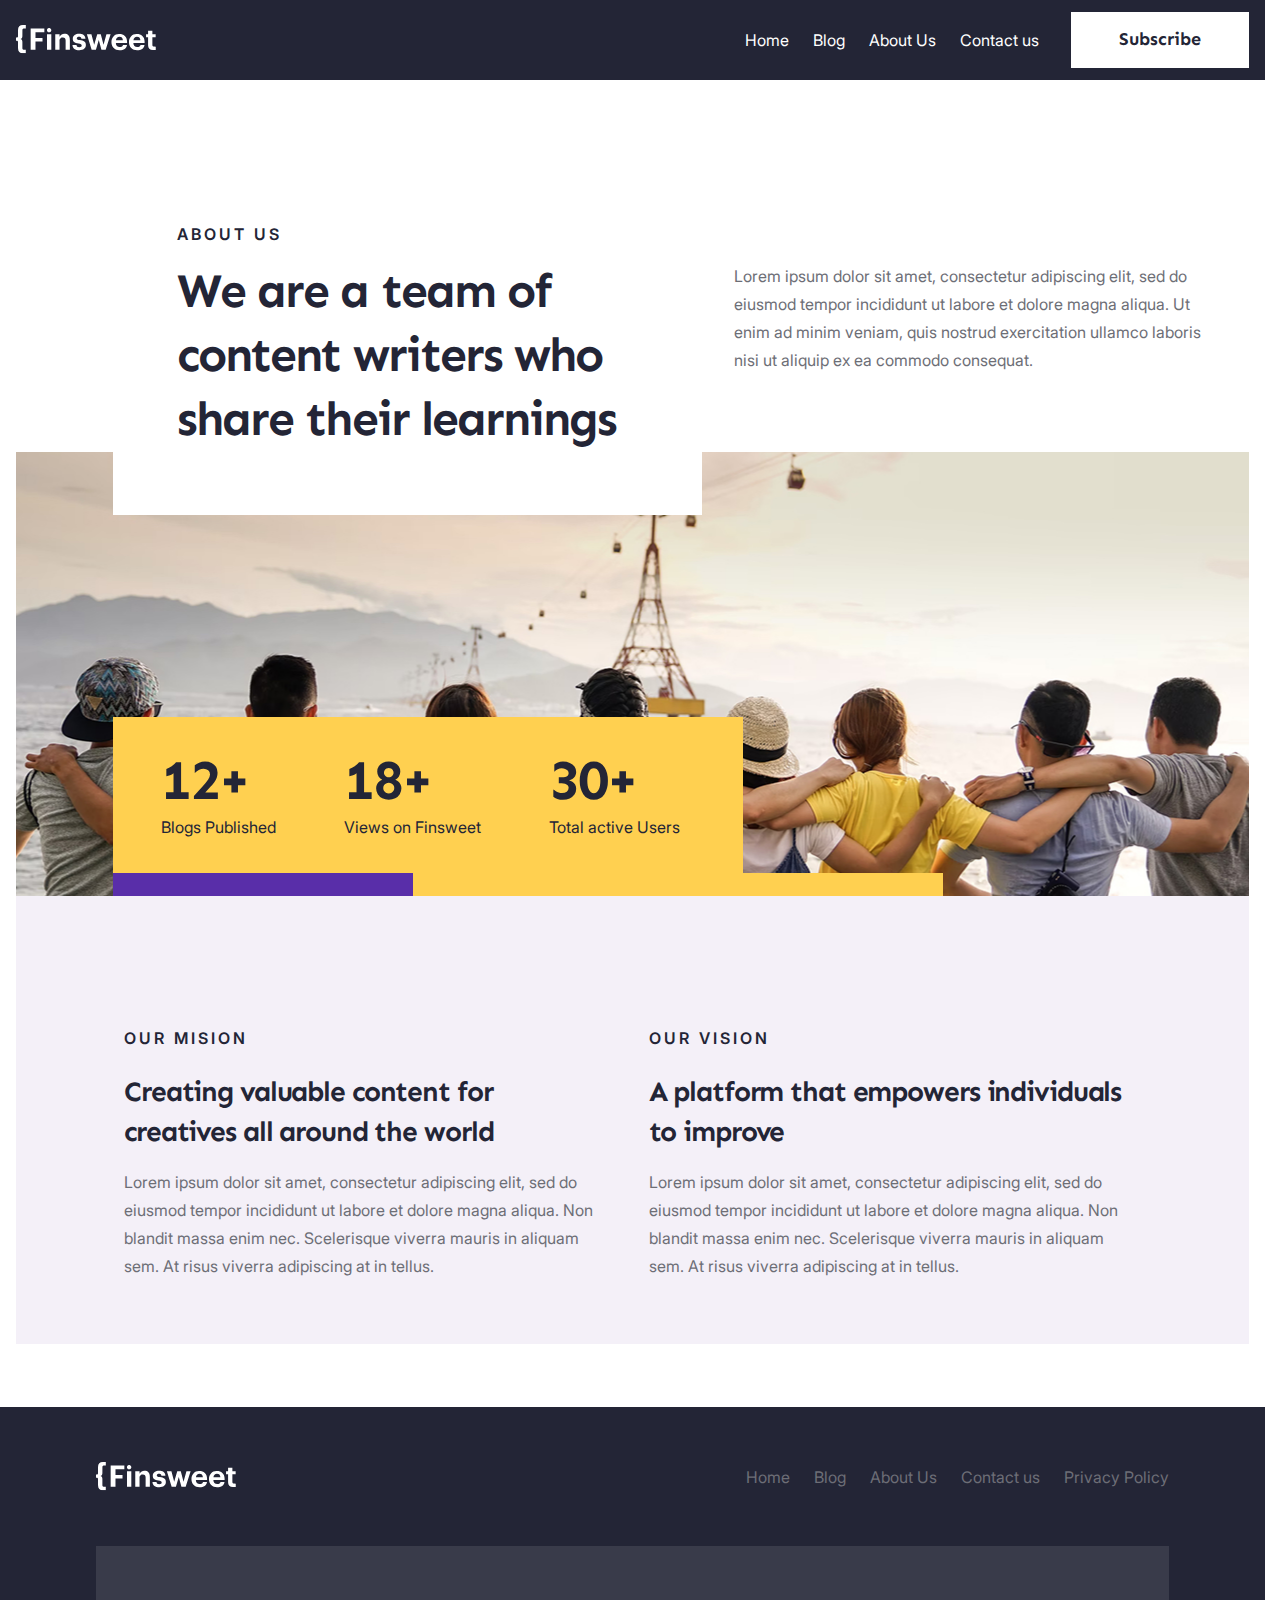
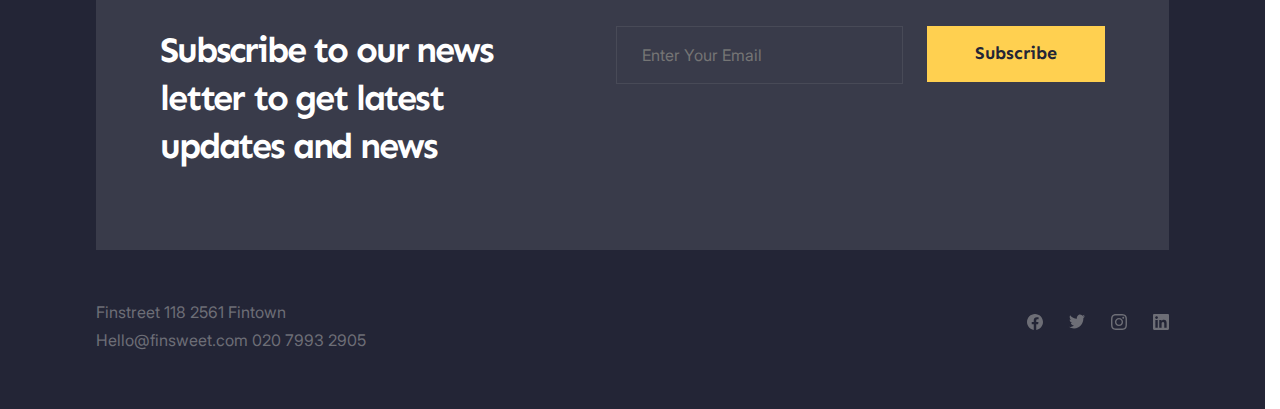
<file: about.html>
<!DOCTYPE html>
<html lang="en">
<head>
    <meta charset="UTF-8">
    <meta name="viewport" content="width=device-width, initial-scale=1.0">
    <meta http-equiv="X-UA-Compatible" content="ie=edge">
    <title>Finsweet | About</title>
    <link rel="stylesheet" href="./css/main.css">
    <link rel="stylesheet" href="https://cdn.jsdelivr.net/npm/swiper@11/swiper-bundle.min.css"/>
    <script src="./js/main.js" type="module" defer></script>
    <script src="https://cdn.jsdelivr.net/npm/swiper@11/swiper-bundle.min.js"></script>
</head>
<body>
    <header class="header" data-js-header>
        <div class="header__inner container">
            <a class="header__logo" href="/" aria-label="Home" title="Home">
                <svg width="140" height="29" viewBox="0 0 140 29" fill="none" xmlns="http://www.w3.org/2000/svg">
                    <g clip-path="url(#clip0_1202_586)">
                    <path d="M139.752 21.6557V25.1203H136.846C133.745 25.0228 132.088 23.3481 132.088 20.2026V12.2899H130.059V9.25068H132.088V5.84814H136.376V9.21523H139.655V12.2456H136.376V19.7773C136.376 20.7962 136.58 21.6114 138.148 21.6114L139.752 21.6557Z" fill="white"/>
                    <path d="M112.965 17.2166V16.9862C112.919 15.9671 113.074 14.9488 113.422 13.9898C113.77 13.0308 114.303 12.1498 114.992 11.3975C115.681 10.6451 116.512 10.0361 117.437 9.6054C118.362 9.17468 119.362 8.9307 120.382 8.88745C120.585 8.88745 120.798 8.88745 121.002 8.88745C125.051 8.88745 128.604 11.2444 128.604 16.8621V18.0583H117.351C117.466 20.6457 118.866 22.1077 121.223 22.1077C123.252 22.1077 124.2 21.2216 124.475 19.928H128.525C128.028 23.3039 125.335 25.1824 121.073 25.1824C116.394 25.1469 112.965 22.1875 112.965 17.2166ZM124.387 15.3469C124.236 12.99 123.049 11.8558 120.984 11.8558C118.919 11.8558 117.732 13.1318 117.44 15.3469H124.387Z" fill="white"/>
                    <path d="M95.4573 17.2166V16.9862C95.4108 15.9685 95.5654 14.9516 95.9122 13.9937C96.259 13.0358 96.7912 12.1557 97.4783 11.4035C98.1654 10.6514 98.994 10.042 99.9168 9.61032C100.839 9.1786 101.838 8.93296 102.856 8.88745C103.06 8.88745 103.272 8.88745 103.476 8.88745C107.526 8.88745 111.088 11.2444 111.088 16.8621V18.0583H99.8433C99.9585 20.6457 101.359 22.1077 103.716 22.1077C105.745 22.1077 106.693 21.2216 106.967 19.928H111.017C110.512 23.3039 107.818 25.1824 103.556 25.1824C98.8864 25.1469 95.4573 22.1875 95.4573 17.2166ZM106.879 15.3469C106.728 12.99 105.541 11.8558 103.476 11.8558C101.412 11.8558 100.26 13.1672 99.932 15.3381L106.879 15.3469Z" fill="white"/>
                    <path d="M70.8867 9.21509H75.4234L78.1968 19.7239L81.2361 9.21509H84.7804L87.5272 19.7239L90.4513 9.21509H94.607L89.6804 24.8277H85.4272L82.769 15.0277L79.9247 24.8277H75.6184L70.8867 9.21509Z" fill="white"/>
                    <path d="M56.4688 19.9189H60.5181C60.7042 21.3278 61.4042 22.1341 63.265 22.1341C64.9308 22.1341 65.7017 21.505 65.7017 20.4328C65.7017 19.3607 64.8156 18.9088 62.5472 18.5898C58.3915 17.9607 56.7877 16.7645 56.7877 13.7164C56.7877 10.4645 59.765 8.85181 62.9903 8.85181C66.4548 8.85181 69.0688 10.11 69.4409 13.6986H65.4447C65.4192 13.4212 65.339 13.1516 65.2087 12.9053C65.0784 12.6591 64.9006 12.4411 64.6855 12.264C64.4705 12.0868 64.2225 11.9541 63.9559 11.8733C63.6892 11.7926 63.4092 11.7655 63.132 11.7936H62.9991C61.5991 11.7936 60.7839 12.4493 60.7839 13.4062C60.7839 14.3632 61.5371 14.7797 63.8232 15.1075C67.7042 15.6923 69.8751 16.6759 69.8751 20.0164C69.8751 23.3569 67.4206 25.1467 63.3093 25.1467C59.1979 25.1467 56.5839 23.2948 56.4688 19.9189Z" fill="white"/>
                    <path d="M39.2617 9.21514H43.5503V11.6873C44.0337 10.7799 44.7674 10.0304 45.6643 9.52772C46.5612 9.02509 47.5835 8.79051 48.6098 8.85185C51.6491 8.85185 53.8554 10.7038 53.8554 14.9303V24.8632H49.6199V15.5506C49.6199 13.4329 48.7959 12.4227 46.882 12.4227C46.4774 12.3875 46.0699 12.4325 45.6829 12.5552C45.2958 12.6779 44.9368 12.8758 44.6264 13.1376C44.316 13.3995 44.0604 13.72 43.8742 14.0809C43.688 14.4417 43.5749 14.8358 43.5415 15.2405C43.5193 15.4288 43.5193 15.6192 43.5415 15.8076V24.8278H39.2617V9.21514Z" fill="white"/>
                    <path d="M30.9858 5.28988C30.9703 4.86229 31.0819 4.4397 31.3067 4.07562C31.5315 3.71153 31.8592 3.42233 32.2484 3.24462C32.6377 3.06691 33.0709 3.00868 33.4932 3.07731C33.9155 3.14594 34.308 3.33834 34.6209 3.63016C34.9338 3.92197 35.1531 4.30007 35.2511 4.71659C35.349 5.13311 35.3211 5.56932 35.171 5.96998C35.0208 6.37065 34.7552 6.71776 34.4076 6.96737C34.0601 7.21697 33.6463 7.35785 33.2187 7.37216H33.139C32.8736 7.38896 32.6074 7.35319 32.3559 7.2669C32.1043 7.18062 31.8723 7.04551 31.673 6.86934C31.4738 6.69317 31.3113 6.4794 31.1949 6.24028C31.0785 6.00117 31.0105 5.74143 30.9947 5.47596C30.9873 5.41422 30.9843 5.35204 30.9858 5.28988ZM30.9858 9.2152H35.3187V24.8279H31.0035L30.9858 9.2152Z" fill="white"/>
                    <path d="M14.6562 3.49121H28.355V7.27476H19.4942V12.9191H26.5119V16.5608H19.4854V24.8279H14.6562V3.49121Z" fill="white"/>
                    <path d="M6.38861 10.4734C6.38861 11.8114 6.38861 13.4418 4.54557 14.1063C6.43291 14.7532 6.38861 16.1266 6.38861 17.562V22.8785C6.38861 23.8886 6.7962 24.5 7.52279 24.6506C7.68244 24.7045 7.85064 24.7285 8.01899 24.7215H9.79114V28.2658H6.86709C3.7481 28.2658 2.02911 26.4937 2.02911 23.2063V16.9152C2.00699 16.5922 1.86458 16.2893 1.63 16.0662C1.39541 15.8431 1.08571 15.716 0.762025 15.7101H0V12.6H0.762025C1.09216 12.5956 1.40796 12.4644 1.64388 12.2334C1.87981 12.0024 2.01776 11.6895 2.02911 11.3595V4.97975C2.02911 1.74557 3.71266 0 6.86709 0H9.81772V3.49114H8.04557C7.87702 3.49163 7.70958 3.51854 7.54937 3.57089C6.82278 3.75696 6.41519 4.35949 6.41519 5.34304L6.38861 10.4734Z" fill="white"/>
                    </g>
                    <defs>
                    <clipPath id="clip0_1202_586">
                    <rect width="140" height="28.3544" fill="white"/>
                    </clipPath>
                    </defs>
                </svg>            
            </a>
            <div class="header__body" data-js-header-body>
                <nav class="header__menu">
                    <ul class="header__menu-list">
                        <li class="header__menu-item">
                            <a class="header__menu-link" href="./index.html">
                                Home
                            </a>
                        </li>
                        <li class="header__menu-item">
                            <a class="header__menu-link" href="./blog.html">
                                Blog
                            </a>
                        </li>
                        <li class="header__menu-item">
                            <a class="header__menu-link" href="/">
                                About Us
                            </a>
                        </li>
                        <li class="header__menu-item">
                            <a class="header__menu-link" href="/">
                                Contact us
                            </a>
                        </li>
                    </ul>
                </nav>
                <button class="header__button button-menu" type="button">
                    <span>Subscribe</span>
                </button>
            </div>
            <button class="header__burger-button burger-button visible-mobile" type="button" aria-label="Open menu" title="Open menu" data-js-header-burger-button>
                <span class="burger-button__line"></span>
                <span class="burger-button__line"></span>
                <span class="burger-button__line"></span>
            </button>
        </div>
    </header>

    <main>
        <section class="about-hero" aria-labelledby="about-hero-title">
            <div class="about-hero__inner container">
                <div class="about-hero__header">
                    <div class="about-hero__header-content">
                        <span class="about-hero__header-subtitle subtitle-base">About us</span>
                        <h1 class="about-hero__header-title h1">We are a team of content writers who share their learnings</h1>
                    </div>
                    <div class="about-hero__header-description">
                        <p>
                            Lorem ipsum dolor sit amet, consectetur adipiscing elit, sed do eiusmod tempor incididunt ut labore et dolore magna aliqua. Ut enim ad minim veniam, quis nostrud exercitation ullamco laboris nisi ut aliquip ex ea commodo consequat.
                        </p>
                    </div>
                </div>
                <div class="about-hero__body">
                    <div class="about-hero__body-indicators">
                        <ul class="about-hero__body-list">
                            <li class="about-hero__body-item">
                                <span class="about-hero__body-num heading-display">12+</span>
                                <span class="about-hero__body-progress">Blogs Published</span>
                            </li>
                            <li class="about-hero__body-item">
                                <span class="about-hero__body-num heading-display">18+</span>
                                <span class="about-hero__body-progress">Views on Finsweet</span>
                            </li>
                            <li class="about-hero__body-item">
                                <span class="about-hero__body-num heading-display">30+</span>
                                <span class="about-hero__body-progress">Total active Users</span>
                            </li>
                        </ul>
                    </div>
                </div>
                <div class="about-hero__footer">
                    <div class="about-hero__footer-mision">
                        <span class="about-hero__footer-subtitle subtitle-base">Our mision</span>
                        <h2 class="about-hero__footer-title h3">Creating valuable content for creatives all around the world</h2>
                        <div class="about-hero__footer-description">
                            <p>
                                Lorem ipsum dolor sit amet, consectetur adipiscing elit, sed do eiusmod tempor incididunt ut labore et dolore magna aliqua. Non blandit massa enim nec. Scelerisque viverra mauris in aliquam sem. At risus viverra adipiscing at in tellus.
                            </p>
                        </div>
                    </div>
                    <div class="about-hero__footer-vision">
                        <span class="about-hero__footer-subtitle subtitle-base">Our Vision</span>
                        <h2 class="about-hero__footer-title h3">A platform that empowers individuals to improve</h2>
                        <div class="about-hero__footer-description">
                            <p>
                                Lorem ipsum dolor sit amet, consectetur adipiscing elit, sed do eiusmod tempor incididunt ut labore et dolore magna aliqua. Non blandit massa enim nec. Scelerisque viverra mauris in aliquam sem. At risus viverra adipiscing at in tellus.
                            </p>
                        </div>
                    </div>
                </div>
            </div>
        </section>
    </main>

    <footer class="footer">
        <div class="footer__inner container">
            <div class="footer__navigation">
                <a class="footer__logo" href="/" aria-label="Home" title="Home">
                    <svg width="140" height="29" viewBox="0 0 140 29" fill="none" xmlns="http://www.w3.org/2000/svg">
                        <g clip-path="url(#clip0_1202_586)">
                        <path d="M139.752 21.6557V25.1203H136.846C133.745 25.0228 132.088 23.3481 132.088 20.2026V12.2899H130.059V9.25068H132.088V5.84814H136.376V9.21523H139.655V12.2456H136.376V19.7773C136.376 20.7962 136.58 21.6114 138.148 21.6114L139.752 21.6557Z" fill="white"/>
                        <path d="M112.965 17.2166V16.9862C112.919 15.9671 113.074 14.9488 113.422 13.9898C113.77 13.0308 114.303 12.1498 114.992 11.3975C115.681 10.6451 116.512 10.0361 117.437 9.6054C118.362 9.17468 119.362 8.9307 120.382 8.88745C120.585 8.88745 120.798 8.88745 121.002 8.88745C125.051 8.88745 128.604 11.2444 128.604 16.8621V18.0583H117.351C117.466 20.6457 118.866 22.1077 121.223 22.1077C123.252 22.1077 124.2 21.2216 124.475 19.928H128.525C128.028 23.3039 125.335 25.1824 121.073 25.1824C116.394 25.1469 112.965 22.1875 112.965 17.2166ZM124.387 15.3469C124.236 12.99 123.049 11.8558 120.984 11.8558C118.919 11.8558 117.732 13.1318 117.44 15.3469H124.387Z" fill="white"/>
                        <path d="M95.4573 17.2166V16.9862C95.4108 15.9685 95.5654 14.9516 95.9122 13.9937C96.259 13.0358 96.7912 12.1557 97.4783 11.4035C98.1654 10.6514 98.994 10.042 99.9168 9.61032C100.839 9.1786 101.838 8.93296 102.856 8.88745C103.06 8.88745 103.272 8.88745 103.476 8.88745C107.526 8.88745 111.088 11.2444 111.088 16.8621V18.0583H99.8433C99.9585 20.6457 101.359 22.1077 103.716 22.1077C105.745 22.1077 106.693 21.2216 106.967 19.928H111.017C110.512 23.3039 107.818 25.1824 103.556 25.1824C98.8864 25.1469 95.4573 22.1875 95.4573 17.2166ZM106.879 15.3469C106.728 12.99 105.541 11.8558 103.476 11.8558C101.412 11.8558 100.26 13.1672 99.932 15.3381L106.879 15.3469Z" fill="white"/>
                        <path d="M70.8867 9.21509H75.4234L78.1968 19.7239L81.2361 9.21509H84.7804L87.5272 19.7239L90.4513 9.21509H94.607L89.6804 24.8277H85.4272L82.769 15.0277L79.9247 24.8277H75.6184L70.8867 9.21509Z" fill="white"/>
                        <path d="M56.4688 19.9189H60.5181C60.7042 21.3278 61.4042 22.1341 63.265 22.1341C64.9308 22.1341 65.7017 21.505 65.7017 20.4328C65.7017 19.3607 64.8156 18.9088 62.5472 18.5898C58.3915 17.9607 56.7877 16.7645 56.7877 13.7164C56.7877 10.4645 59.765 8.85181 62.9903 8.85181C66.4548 8.85181 69.0688 10.11 69.4409 13.6986H65.4447C65.4192 13.4212 65.339 13.1516 65.2087 12.9053C65.0784 12.6591 64.9006 12.4411 64.6855 12.264C64.4705 12.0868 64.2225 11.9541 63.9559 11.8733C63.6892 11.7926 63.4092 11.7655 63.132 11.7936H62.9991C61.5991 11.7936 60.7839 12.4493 60.7839 13.4062C60.7839 14.3632 61.5371 14.7797 63.8232 15.1075C67.7042 15.6923 69.8751 16.6759 69.8751 20.0164C69.8751 23.3569 67.4206 25.1467 63.3093 25.1467C59.1979 25.1467 56.5839 23.2948 56.4688 19.9189Z" fill="white"/>
                        <path d="M39.2617 9.21514H43.5503V11.6873C44.0337 10.7799 44.7674 10.0304 45.6643 9.52772C46.5612 9.02509 47.5835 8.79051 48.6098 8.85185C51.6491 8.85185 53.8554 10.7038 53.8554 14.9303V24.8632H49.6199V15.5506C49.6199 13.4329 48.7959 12.4227 46.882 12.4227C46.4774 12.3875 46.0699 12.4325 45.6829 12.5552C45.2958 12.6779 44.9368 12.8758 44.6264 13.1376C44.316 13.3995 44.0604 13.72 43.8742 14.0809C43.688 14.4417 43.5749 14.8358 43.5415 15.2405C43.5193 15.4288 43.5193 15.6192 43.5415 15.8076V24.8278H39.2617V9.21514Z" fill="white"/>
                        <path d="M30.9858 5.28988C30.9703 4.86229 31.0819 4.4397 31.3067 4.07562C31.5315 3.71153 31.8592 3.42233 32.2484 3.24462C32.6377 3.06691 33.0709 3.00868 33.4932 3.07731C33.9155 3.14594 34.308 3.33834 34.6209 3.63016C34.9338 3.92197 35.1531 4.30007 35.2511 4.71659C35.349 5.13311 35.3211 5.56932 35.171 5.96998C35.0208 6.37065 34.7552 6.71776 34.4076 6.96737C34.0601 7.21697 33.6463 7.35785 33.2187 7.37216H33.139C32.8736 7.38896 32.6074 7.35319 32.3559 7.2669C32.1043 7.18062 31.8723 7.04551 31.673 6.86934C31.4738 6.69317 31.3113 6.4794 31.1949 6.24028C31.0785 6.00117 31.0105 5.74143 30.9947 5.47596C30.9873 5.41422 30.9843 5.35204 30.9858 5.28988ZM30.9858 9.2152H35.3187V24.8279H31.0035L30.9858 9.2152Z" fill="white"/>
                        <path d="M14.6562 3.49121H28.355V7.27476H19.4942V12.9191H26.5119V16.5608H19.4854V24.8279H14.6562V3.49121Z" fill="white"/>
                        <path d="M6.38861 10.4734C6.38861 11.8114 6.38861 13.4418 4.54557 14.1063C6.43291 14.7532 6.38861 16.1266 6.38861 17.562V22.8785C6.38861 23.8886 6.7962 24.5 7.52279 24.6506C7.68244 24.7045 7.85064 24.7285 8.01899 24.7215H9.79114V28.2658H6.86709C3.7481 28.2658 2.02911 26.4937 2.02911 23.2063V16.9152C2.00699 16.5922 1.86458 16.2893 1.63 16.0662C1.39541 15.8431 1.08571 15.716 0.762025 15.7101H0V12.6H0.762025C1.09216 12.5956 1.40796 12.4644 1.64388 12.2334C1.87981 12.0024 2.01776 11.6895 2.02911 11.3595V4.97975C2.02911 1.74557 3.71266 0 6.86709 0H9.81772V3.49114H8.04557C7.87702 3.49163 7.70958 3.51854 7.54937 3.57089C6.82278 3.75696 6.41519 4.35949 6.41519 5.34304L6.38861 10.4734Z" fill="white"/>
                        </g>
                        <defs>
                        <clipPath id="clip0_1202_586">
                        <rect width="140" height="28.3544" fill="white"/>
                        </clipPath>
                        </defs>
                    </svg>            
                </a>
                <nav class="footer__menu">
                    <ul class="footer__menu-list">
                        <li class="footer__menu-item">
                            <a class="footer__menu-link" href="/">
                                Home
                            </a>
                        </li>
                        <li class="footer__menu-item">
                            <a class="footer__menu-link" href="/">
                                Blog
                            </a>
                        </li>
                        <li class="footer__menu-item">
                            <a class="footer__menu-link" href="/">
                                About Us
                            </a>
                        </li>
                        <li class="footer__menu-item">
                            <a class="footer__menu-link" href="/">
                                Contact us
                            </a>
                        </li>
                        <li class="footer__menu-item">
                            <a class="footer__menu-link" href="/">
                                Privacy Policy
                            </a>
                        </li>
                    </ul>
                </nav>
            </div>
            <div class="footer__body">
                <p class="footer__text h2">Subscribe to our news letter to get latest updates and news</p>
                <form class="footer__form form" action="/">
                    <div class="form__cell">
                        <label class="form__cell-label visually-hidden" for="email">Email</label>
                        <input class="form__cell-input" id="email" placeholder="Enter Your Email" required>                                           
                    </div>
                    <button class="form__button button-base button-base--footer">Subscribe</button>
                </form>
            </div>
            <div class="footer__copyright">
                <div class="footer__copyright-wrapper">
                    <p class="footer__copyright-text">Finstreet 118 2561 Fintown</p>
                    <a class="footer__copyright-email" href="mailto:Hello@finsweet.com">Hello@finsweet.com</a>
                    <span>020 7993 2905</span>
                </div>
                <div class="footer__soc1als footer-soc1als">
                    <ul class="footer-soc1als__list">
                        <li class="footer-soc1als__item">
                            <svg width="16" height="16" viewBox="0 0 16 16" fill="none" xmlns="http://www.w3.org/2000/svg">
                                <path d="M16 8C16 3.58172 12.4183 0 8 0C3.58172 0 0 3.58172 0 8C0 11.993 2.92547 15.3027 6.75 15.9028V10.3125H4.71875V8H6.75V6.2375C6.75 4.2325 7.94438 3.125 9.77172 3.125C10.6467 3.125 11.5625 3.28125 11.5625 3.28125V5.25H10.5538C9.56 5.25 9.25 5.86672 9.25 6.5V8H11.4688L11.1141 10.3125H9.25V15.9028C13.0745 15.3027 16 11.993 16 8Z" fill="#232536"/>
                            </svg>
                        </li>
                        <li class="footer-soc1als__item">
                            <svg width="16" height="17" viewBox="0 0 16 17" fill="none" xmlns="http://www.w3.org/2000/svg">
                                <path d="M5.03344 15.4068C11.0697 15.4068 14.3722 10.0919 14.3722 5.48434C14.3722 5.33492 14.3691 5.18219 14.3628 5.03277C15.0052 4.53914 15.5597 3.9277 16 3.22719C15.4017 3.51003 14.7664 3.69475 14.1159 3.77504C14.8009 3.33883 15.3137 2.65356 15.5594 1.84627C14.915 2.252 14.2104 2.5382 13.4756 2.69262C12.9806 2.13371 12.326 1.76364 11.6131 1.63964C10.9003 1.51563 10.1688 1.6446 9.53183 2.00659C8.89486 2.36858 8.38787 2.94344 8.08923 3.64228C7.7906 4.34113 7.71695 5.12504 7.87969 5.87281C6.575 5.80325 5.29862 5.44314 4.13332 4.81584C2.96802 4.18853 1.9398 3.30804 1.11531 2.23143C0.696266 2.99907 0.568038 3.90743 0.756687 4.77192C0.945337 5.6364 1.43671 6.39213 2.13094 6.88551C1.60975 6.86793 1.09998 6.71883 0.64375 6.45055V6.49371C0.643283 7.29929 0.905399 8.08018 1.38554 8.70365C1.86568 9.32711 2.53422 9.75467 3.2775 9.91363C2.7947 10.054 2.28799 10.0744 1.79656 9.9734C2.0063 10.6662 2.41438 11.2721 2.96385 11.7067C3.51331 12.1412 4.17675 12.3826 4.86156 12.3972C3.69895 13.3676 2.26278 13.8939 0.784375 13.8914C0.522191 13.8909 0.260266 13.8739 0 13.8402C1.5019 14.864 3.24902 15.4077 5.03344 15.4068Z" fill="#232536"/>
                            </svg>
                        </li>
                        <li class="footer-soc1als__item">
                        <svg width="16" height="16" viewBox="0 0 16 16" fill="none" xmlns="http://www.w3.org/2000/svg">
                            <g clip-path="url(#clip0_1211_619)">
                            <path d="M8 1.44062C10.1375 1.44062 10.3906 1.45 11.2313 1.4875C12.0125 1.52187 12.4344 1.65313 12.7156 1.7625C13.0875 1.90625 13.3563 2.08125 13.6344 2.35937C13.9156 2.64062 14.0875 2.90625 14.2313 3.27813C14.3406 3.55937 14.4719 3.98437 14.5063 4.7625C14.5438 5.60625 14.5531 5.85938 14.5531 7.99375C14.5531 10.1312 14.5438 10.3844 14.5063 11.225C14.4719 12.0063 14.3406 12.4281 14.2313 12.7094C14.0875 13.0813 13.9125 13.35 13.6344 13.6281C13.3531 13.9094 13.0875 14.0813 12.7156 14.225C12.4344 14.3344 12.0094 14.4656 11.2313 14.5C10.3875 14.5375 10.1344 14.5469 8 14.5469C5.8625 14.5469 5.60938 14.5375 4.76875 14.5C3.9875 14.4656 3.56563 14.3344 3.28438 14.225C2.9125 14.0813 2.64375 13.9062 2.36563 13.6281C2.08438 13.3469 1.9125 13.0813 1.76875 12.7094C1.65938 12.4281 1.52813 12.0031 1.49375 11.225C1.45625 10.3813 1.44688 10.1281 1.44688 7.99375C1.44688 5.85625 1.45625 5.60312 1.49375 4.7625C1.52813 3.98125 1.65938 3.55937 1.76875 3.27813C1.9125 2.90625 2.0875 2.6375 2.36563 2.35937C2.64688 2.07812 2.9125 1.90625 3.28438 1.7625C3.56563 1.65313 3.99063 1.52187 4.76875 1.4875C5.60938 1.45 5.8625 1.44062 8 1.44062ZM8 0C5.82813 0 5.55625 0.009375 4.70313 0.046875C3.85313 0.084375 3.26875 0.221875 2.7625 0.41875C2.23438 0.625 1.7875 0.896875 1.34375 1.34375C0.896875 1.7875 0.625 2.23438 0.41875 2.75938C0.221875 3.26875 0.084375 3.85 0.046875 4.7C0.009375 5.55625 0 5.82812 0 8C0 10.1719 0.009375 10.4437 0.046875 11.2969C0.084375 12.1469 0.221875 12.7312 0.41875 13.2375C0.625 13.7656 0.896875 14.2125 1.34375 14.6562C1.7875 15.1 2.23438 15.375 2.75938 15.5781C3.26875 15.775 3.85 15.9125 4.7 15.95C5.55313 15.9875 5.825 15.9969 7.99688 15.9969C10.1688 15.9969 10.4406 15.9875 11.2938 15.95C12.1438 15.9125 12.7281 15.775 13.2344 15.5781C13.7594 15.375 14.2063 15.1 14.65 14.6562C15.0938 14.2125 15.3688 13.7656 15.5719 13.2406C15.7688 12.7312 15.9063 12.15 15.9438 11.3C15.9813 10.4469 15.9906 10.175 15.9906 8.00313C15.9906 5.83125 15.9813 5.55937 15.9438 4.70625C15.9063 3.85625 15.7688 3.27187 15.5719 2.76562C15.375 2.23437 15.1031 1.7875 14.6563 1.34375C14.2125 0.9 13.7656 0.625 13.2406 0.421875C12.7313 0.225 12.15 0.0875 11.3 0.05C10.4438 0.009375 10.1719 0 8 0Z" fill="#232536"/>
                            <path d="M8 3.89062C5.73125 3.89062 3.89062 5.73125 3.89062 8C3.89062 10.2688 5.73125 12.1094 8 12.1094C10.2687 12.1094 12.1094 10.2688 12.1094 8C12.1094 5.73125 10.2687 3.89062 8 3.89062ZM8 10.6656C6.52812 10.6656 5.33437 9.47188 5.33437 8C5.33437 6.52813 6.52812 5.33437 8 5.33437C9.47187 5.33437 10.6656 6.52813 10.6656 8C10.6656 9.47188 9.47187 10.6656 8 10.6656Z" fill="#232536"/>
                            <path d="M13.2313 3.72842C13.2313 4.25967 12.8 4.68779 12.2719 4.68779C11.7406 4.68779 11.3125 4.25654 11.3125 3.72842C11.3125 3.19717 11.7438 2.76904 12.2719 2.76904C12.8 2.76904 13.2313 3.20029 13.2313 3.72842Z" fill="#232536"/>
                            </g>
                            <defs>
                            <clipPath id="clip0_1211_619">
                            <rect width="16" height="16" fill="white"/>
                            </clipPath>
                            </defs>
                        </svg>
                        </li>
                        <li class="footer-soc1als__item">
                            <svg width="16" height="16" viewBox="0 0 16 16" fill="none" xmlns="http://www.w3.org/2000/svg">
                                <g clip-path="url(#clip0_1211_624)">
                                <path d="M14.8156 0H1.18125C0.528125 0 0 0.515625 0 1.15313V14.8438C0 15.4813 0.528125 16 1.18125 16H14.8156C15.4688 16 16 15.4813 16 14.8469V1.15313C16 0.515625 15.4688 0 14.8156 0ZM4.74687 13.6344H2.37188V5.99687H4.74687V13.6344ZM3.55938 4.95625C2.79688 4.95625 2.18125 4.34062 2.18125 3.58125C2.18125 2.82188 2.79688 2.20625 3.55938 2.20625C4.31875 2.20625 4.93437 2.82188 4.93437 3.58125C4.93437 4.3375 4.31875 4.95625 3.55938 4.95625ZM13.6344 13.6344H11.2625V9.92188C11.2625 9.0375 11.2469 7.89687 10.0281 7.89687C8.79375 7.89687 8.60625 8.8625 8.60625 9.85938V13.6344H6.2375V5.99687H8.5125V7.04063H8.54375C8.85938 6.44063 9.63438 5.80625 10.7875 5.80625C13.1906 5.80625 13.6344 7.3875 13.6344 9.44375V13.6344Z" fill="#232536"/>
                                </g>
                                <defs>
                                <clipPath id="clip0_1211_624">
                                <rect width="16" height="16" fill="white"/>
                                </clipPath>
                                </defs>
                            </svg>
                        </li>
                    </ul>
                </div>
            </div>
        </div>
    </footer>
</body>
</html>
</file>
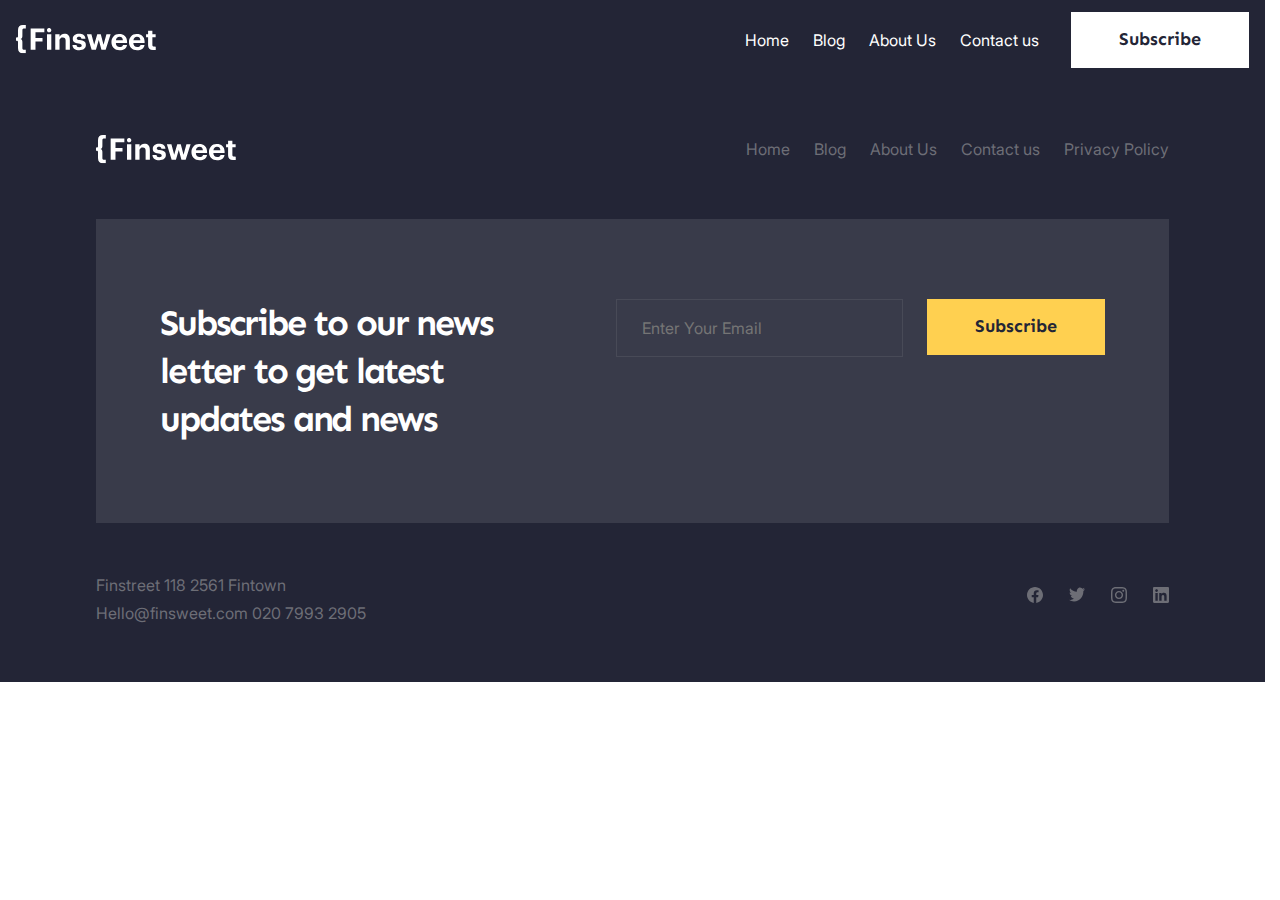
<file: author.html>
<!DOCTYPE html>
<html lang="en">
<head>
    <meta charset="UTF-8">
    <meta name="viewport" content="width=device-width, initial-scale=1.0">
    <meta http-equiv="X-UA-Compatible" content="ie=edge">
    <title>Finsweet | Author</title>
    <link rel="stylesheet" href="./css/main.css">
    <link rel="stylesheet" href="https://cdn.jsdelivr.net/npm/swiper@11/swiper-bundle.min.css"/>
    <script src="./js/main.js" type="module" defer></script>
    <script src="https://cdn.jsdelivr.net/npm/swiper@11/swiper-bundle.min.js"></script>
</head>
<body>
    <header class="header" data-js-header>
        <div class="header__inner container">
            <a class="header__logo" href="/" aria-label="Home" title="Home">
                <svg width="140" height="29" viewBox="0 0 140 29" fill="none" xmlns="http://www.w3.org/2000/svg">
                    <g clip-path="url(#clip0_1202_586)">
                    <path d="M139.752 21.6557V25.1203H136.846C133.745 25.0228 132.088 23.3481 132.088 20.2026V12.2899H130.059V9.25068H132.088V5.84814H136.376V9.21523H139.655V12.2456H136.376V19.7773C136.376 20.7962 136.58 21.6114 138.148 21.6114L139.752 21.6557Z" fill="white"/>
                    <path d="M112.965 17.2166V16.9862C112.919 15.9671 113.074 14.9488 113.422 13.9898C113.77 13.0308 114.303 12.1498 114.992 11.3975C115.681 10.6451 116.512 10.0361 117.437 9.6054C118.362 9.17468 119.362 8.9307 120.382 8.88745C120.585 8.88745 120.798 8.88745 121.002 8.88745C125.051 8.88745 128.604 11.2444 128.604 16.8621V18.0583H117.351C117.466 20.6457 118.866 22.1077 121.223 22.1077C123.252 22.1077 124.2 21.2216 124.475 19.928H128.525C128.028 23.3039 125.335 25.1824 121.073 25.1824C116.394 25.1469 112.965 22.1875 112.965 17.2166ZM124.387 15.3469C124.236 12.99 123.049 11.8558 120.984 11.8558C118.919 11.8558 117.732 13.1318 117.44 15.3469H124.387Z" fill="white"/>
                    <path d="M95.4573 17.2166V16.9862C95.4108 15.9685 95.5654 14.9516 95.9122 13.9937C96.259 13.0358 96.7912 12.1557 97.4783 11.4035C98.1654 10.6514 98.994 10.042 99.9168 9.61032C100.839 9.1786 101.838 8.93296 102.856 8.88745C103.06 8.88745 103.272 8.88745 103.476 8.88745C107.526 8.88745 111.088 11.2444 111.088 16.8621V18.0583H99.8433C99.9585 20.6457 101.359 22.1077 103.716 22.1077C105.745 22.1077 106.693 21.2216 106.967 19.928H111.017C110.512 23.3039 107.818 25.1824 103.556 25.1824C98.8864 25.1469 95.4573 22.1875 95.4573 17.2166ZM106.879 15.3469C106.728 12.99 105.541 11.8558 103.476 11.8558C101.412 11.8558 100.26 13.1672 99.932 15.3381L106.879 15.3469Z" fill="white"/>
                    <path d="M70.8867 9.21509H75.4234L78.1968 19.7239L81.2361 9.21509H84.7804L87.5272 19.7239L90.4513 9.21509H94.607L89.6804 24.8277H85.4272L82.769 15.0277L79.9247 24.8277H75.6184L70.8867 9.21509Z" fill="white"/>
                    <path d="M56.4688 19.9189H60.5181C60.7042 21.3278 61.4042 22.1341 63.265 22.1341C64.9308 22.1341 65.7017 21.505 65.7017 20.4328C65.7017 19.3607 64.8156 18.9088 62.5472 18.5898C58.3915 17.9607 56.7877 16.7645 56.7877 13.7164C56.7877 10.4645 59.765 8.85181 62.9903 8.85181C66.4548 8.85181 69.0688 10.11 69.4409 13.6986H65.4447C65.4192 13.4212 65.339 13.1516 65.2087 12.9053C65.0784 12.6591 64.9006 12.4411 64.6855 12.264C64.4705 12.0868 64.2225 11.9541 63.9559 11.8733C63.6892 11.7926 63.4092 11.7655 63.132 11.7936H62.9991C61.5991 11.7936 60.7839 12.4493 60.7839 13.4062C60.7839 14.3632 61.5371 14.7797 63.8232 15.1075C67.7042 15.6923 69.8751 16.6759 69.8751 20.0164C69.8751 23.3569 67.4206 25.1467 63.3093 25.1467C59.1979 25.1467 56.5839 23.2948 56.4688 19.9189Z" fill="white"/>
                    <path d="M39.2617 9.21514H43.5503V11.6873C44.0337 10.7799 44.7674 10.0304 45.6643 9.52772C46.5612 9.02509 47.5835 8.79051 48.6098 8.85185C51.6491 8.85185 53.8554 10.7038 53.8554 14.9303V24.8632H49.6199V15.5506C49.6199 13.4329 48.7959 12.4227 46.882 12.4227C46.4774 12.3875 46.0699 12.4325 45.6829 12.5552C45.2958 12.6779 44.9368 12.8758 44.6264 13.1376C44.316 13.3995 44.0604 13.72 43.8742 14.0809C43.688 14.4417 43.5749 14.8358 43.5415 15.2405C43.5193 15.4288 43.5193 15.6192 43.5415 15.8076V24.8278H39.2617V9.21514Z" fill="white"/>
                    <path d="M30.9858 5.28988C30.9703 4.86229 31.0819 4.4397 31.3067 4.07562C31.5315 3.71153 31.8592 3.42233 32.2484 3.24462C32.6377 3.06691 33.0709 3.00868 33.4932 3.07731C33.9155 3.14594 34.308 3.33834 34.6209 3.63016C34.9338 3.92197 35.1531 4.30007 35.2511 4.71659C35.349 5.13311 35.3211 5.56932 35.171 5.96998C35.0208 6.37065 34.7552 6.71776 34.4076 6.96737C34.0601 7.21697 33.6463 7.35785 33.2187 7.37216H33.139C32.8736 7.38896 32.6074 7.35319 32.3559 7.2669C32.1043 7.18062 31.8723 7.04551 31.673 6.86934C31.4738 6.69317 31.3113 6.4794 31.1949 6.24028C31.0785 6.00117 31.0105 5.74143 30.9947 5.47596C30.9873 5.41422 30.9843 5.35204 30.9858 5.28988ZM30.9858 9.2152H35.3187V24.8279H31.0035L30.9858 9.2152Z" fill="white"/>
                    <path d="M14.6562 3.49121H28.355V7.27476H19.4942V12.9191H26.5119V16.5608H19.4854V24.8279H14.6562V3.49121Z" fill="white"/>
                    <path d="M6.38861 10.4734C6.38861 11.8114 6.38861 13.4418 4.54557 14.1063C6.43291 14.7532 6.38861 16.1266 6.38861 17.562V22.8785C6.38861 23.8886 6.7962 24.5 7.52279 24.6506C7.68244 24.7045 7.85064 24.7285 8.01899 24.7215H9.79114V28.2658H6.86709C3.7481 28.2658 2.02911 26.4937 2.02911 23.2063V16.9152C2.00699 16.5922 1.86458 16.2893 1.63 16.0662C1.39541 15.8431 1.08571 15.716 0.762025 15.7101H0V12.6H0.762025C1.09216 12.5956 1.40796 12.4644 1.64388 12.2334C1.87981 12.0024 2.01776 11.6895 2.02911 11.3595V4.97975C2.02911 1.74557 3.71266 0 6.86709 0H9.81772V3.49114H8.04557C7.87702 3.49163 7.70958 3.51854 7.54937 3.57089C6.82278 3.75696 6.41519 4.35949 6.41519 5.34304L6.38861 10.4734Z" fill="white"/>
                    </g>
                    <defs>
                    <clipPath id="clip0_1202_586">
                    <rect width="140" height="28.3544" fill="white"/>
                    </clipPath>
                    </defs>
                </svg>            
            </a>
            <div class="header__body" data-js-header-body>
                <nav class="header__menu">
                    <ul class="header__menu-list">
                        <li class="header__menu-item">
                            <a class="header__menu-link" href="/">
                                Home
                            </a>
                        </li>
                        <li class="header__menu-item">
                            <a class="header__menu-link" href="./blog.html">
                                Blog
                            </a>
                        </li>
                        <li class="header__menu-item">
                            <a class="header__menu-link" href="/">
                                About Us
                            </a>
                        </li>
                        <li class="header__menu-item">
                            <a class="header__menu-link" href="/">
                                Contact us
                            </a>
                        </li>
                    </ul>
                </nav>
                <button class="header__button button-menu" type="button">
                    <span>Subscribe</span>
                </button>
            </div>
            <button class="header__burger-button burger-button visible-mobile" type="button" aria-label="Open menu" title="Open menu" data-js-header-burger-button>
                <span class="burger-button__line"></span>
                <span class="burger-button__line"></span>
                <span class="burger-button__line"></span>
            </button>
        </div>
    </header>

    <main>
    </main>

    <footer class="footer">
        <div class="footer__inner container">
            <div class="footer__navigation">
                <a class="footer__logo" href="/" aria-label="Home" title="Home">
                    <svg width="140" height="29" viewBox="0 0 140 29" fill="none" xmlns="http://www.w3.org/2000/svg">
                        <g clip-path="url(#clip0_1202_586)">
                        <path d="M139.752 21.6557V25.1203H136.846C133.745 25.0228 132.088 23.3481 132.088 20.2026V12.2899H130.059V9.25068H132.088V5.84814H136.376V9.21523H139.655V12.2456H136.376V19.7773C136.376 20.7962 136.58 21.6114 138.148 21.6114L139.752 21.6557Z" fill="white"/>
                        <path d="M112.965 17.2166V16.9862C112.919 15.9671 113.074 14.9488 113.422 13.9898C113.77 13.0308 114.303 12.1498 114.992 11.3975C115.681 10.6451 116.512 10.0361 117.437 9.6054C118.362 9.17468 119.362 8.9307 120.382 8.88745C120.585 8.88745 120.798 8.88745 121.002 8.88745C125.051 8.88745 128.604 11.2444 128.604 16.8621V18.0583H117.351C117.466 20.6457 118.866 22.1077 121.223 22.1077C123.252 22.1077 124.2 21.2216 124.475 19.928H128.525C128.028 23.3039 125.335 25.1824 121.073 25.1824C116.394 25.1469 112.965 22.1875 112.965 17.2166ZM124.387 15.3469C124.236 12.99 123.049 11.8558 120.984 11.8558C118.919 11.8558 117.732 13.1318 117.44 15.3469H124.387Z" fill="white"/>
                        <path d="M95.4573 17.2166V16.9862C95.4108 15.9685 95.5654 14.9516 95.9122 13.9937C96.259 13.0358 96.7912 12.1557 97.4783 11.4035C98.1654 10.6514 98.994 10.042 99.9168 9.61032C100.839 9.1786 101.838 8.93296 102.856 8.88745C103.06 8.88745 103.272 8.88745 103.476 8.88745C107.526 8.88745 111.088 11.2444 111.088 16.8621V18.0583H99.8433C99.9585 20.6457 101.359 22.1077 103.716 22.1077C105.745 22.1077 106.693 21.2216 106.967 19.928H111.017C110.512 23.3039 107.818 25.1824 103.556 25.1824C98.8864 25.1469 95.4573 22.1875 95.4573 17.2166ZM106.879 15.3469C106.728 12.99 105.541 11.8558 103.476 11.8558C101.412 11.8558 100.26 13.1672 99.932 15.3381L106.879 15.3469Z" fill="white"/>
                        <path d="M70.8867 9.21509H75.4234L78.1968 19.7239L81.2361 9.21509H84.7804L87.5272 19.7239L90.4513 9.21509H94.607L89.6804 24.8277H85.4272L82.769 15.0277L79.9247 24.8277H75.6184L70.8867 9.21509Z" fill="white"/>
                        <path d="M56.4688 19.9189H60.5181C60.7042 21.3278 61.4042 22.1341 63.265 22.1341C64.9308 22.1341 65.7017 21.505 65.7017 20.4328C65.7017 19.3607 64.8156 18.9088 62.5472 18.5898C58.3915 17.9607 56.7877 16.7645 56.7877 13.7164C56.7877 10.4645 59.765 8.85181 62.9903 8.85181C66.4548 8.85181 69.0688 10.11 69.4409 13.6986H65.4447C65.4192 13.4212 65.339 13.1516 65.2087 12.9053C65.0784 12.6591 64.9006 12.4411 64.6855 12.264C64.4705 12.0868 64.2225 11.9541 63.9559 11.8733C63.6892 11.7926 63.4092 11.7655 63.132 11.7936H62.9991C61.5991 11.7936 60.7839 12.4493 60.7839 13.4062C60.7839 14.3632 61.5371 14.7797 63.8232 15.1075C67.7042 15.6923 69.8751 16.6759 69.8751 20.0164C69.8751 23.3569 67.4206 25.1467 63.3093 25.1467C59.1979 25.1467 56.5839 23.2948 56.4688 19.9189Z" fill="white"/>
                        <path d="M39.2617 9.21514H43.5503V11.6873C44.0337 10.7799 44.7674 10.0304 45.6643 9.52772C46.5612 9.02509 47.5835 8.79051 48.6098 8.85185C51.6491 8.85185 53.8554 10.7038 53.8554 14.9303V24.8632H49.6199V15.5506C49.6199 13.4329 48.7959 12.4227 46.882 12.4227C46.4774 12.3875 46.0699 12.4325 45.6829 12.5552C45.2958 12.6779 44.9368 12.8758 44.6264 13.1376C44.316 13.3995 44.0604 13.72 43.8742 14.0809C43.688 14.4417 43.5749 14.8358 43.5415 15.2405C43.5193 15.4288 43.5193 15.6192 43.5415 15.8076V24.8278H39.2617V9.21514Z" fill="white"/>
                        <path d="M30.9858 5.28988C30.9703 4.86229 31.0819 4.4397 31.3067 4.07562C31.5315 3.71153 31.8592 3.42233 32.2484 3.24462C32.6377 3.06691 33.0709 3.00868 33.4932 3.07731C33.9155 3.14594 34.308 3.33834 34.6209 3.63016C34.9338 3.92197 35.1531 4.30007 35.2511 4.71659C35.349 5.13311 35.3211 5.56932 35.171 5.96998C35.0208 6.37065 34.7552 6.71776 34.4076 6.96737C34.0601 7.21697 33.6463 7.35785 33.2187 7.37216H33.139C32.8736 7.38896 32.6074 7.35319 32.3559 7.2669C32.1043 7.18062 31.8723 7.04551 31.673 6.86934C31.4738 6.69317 31.3113 6.4794 31.1949 6.24028C31.0785 6.00117 31.0105 5.74143 30.9947 5.47596C30.9873 5.41422 30.9843 5.35204 30.9858 5.28988ZM30.9858 9.2152H35.3187V24.8279H31.0035L30.9858 9.2152Z" fill="white"/>
                        <path d="M14.6562 3.49121H28.355V7.27476H19.4942V12.9191H26.5119V16.5608H19.4854V24.8279H14.6562V3.49121Z" fill="white"/>
                        <path d="M6.38861 10.4734C6.38861 11.8114 6.38861 13.4418 4.54557 14.1063C6.43291 14.7532 6.38861 16.1266 6.38861 17.562V22.8785C6.38861 23.8886 6.7962 24.5 7.52279 24.6506C7.68244 24.7045 7.85064 24.7285 8.01899 24.7215H9.79114V28.2658H6.86709C3.7481 28.2658 2.02911 26.4937 2.02911 23.2063V16.9152C2.00699 16.5922 1.86458 16.2893 1.63 16.0662C1.39541 15.8431 1.08571 15.716 0.762025 15.7101H0V12.6H0.762025C1.09216 12.5956 1.40796 12.4644 1.64388 12.2334C1.87981 12.0024 2.01776 11.6895 2.02911 11.3595V4.97975C2.02911 1.74557 3.71266 0 6.86709 0H9.81772V3.49114H8.04557C7.87702 3.49163 7.70958 3.51854 7.54937 3.57089C6.82278 3.75696 6.41519 4.35949 6.41519 5.34304L6.38861 10.4734Z" fill="white"/>
                        </g>
                        <defs>
                        <clipPath id="clip0_1202_586">
                        <rect width="140" height="28.3544" fill="white"/>
                        </clipPath>
                        </defs>
                    </svg>            
                </a>
                <nav class="footer__menu">
                    <ul class="footer__menu-list">
                        <li class="footer__menu-item">
                            <a class="footer__menu-link" href="/">
                                Home
                            </a>
                        </li>
                        <li class="footer__menu-item">
                            <a class="footer__menu-link" href="/">
                                Blog
                            </a>
                        </li>
                        <li class="footer__menu-item">
                            <a class="footer__menu-link" href="/">
                                About Us
                            </a>
                        </li>
                        <li class="footer__menu-item">
                            <a class="footer__menu-link" href="/">
                                Contact us
                            </a>
                        </li>
                        <li class="footer__menu-item">
                            <a class="footer__menu-link" href="/">
                                Privacy Policy
                            </a>
                        </li>
                    </ul>
                </nav>
            </div>
            <div class="footer__body">
                <p class="footer__text h2">Subscribe to our news letter to get latest updates and news</p>
                <form class="footer__form form" action="/">
                    <div class="form__cell">
                        <label class="form__cell-label visually-hidden" for="email">Email</label>
                        <input class="form__cell-input" id="email" placeholder="Enter Your Email" required>                                           
                    </div>
                    <button class="form__button button-base button-base--footer">Subscribe</button>
                </form>
            </div>
            <div class="footer__copyright">
                <div class="footer__copyright-wrapper">
                    <p class="footer__copyright-text">Finstreet 118 2561 Fintown</p>
                    <a class="footer__copyright-email" href="mailto:Hello@finsweet.com">Hello@finsweet.com</a>
                    <span>020 7993 2905</span>
                </div>
                <div class="footer__soc1als footer-soc1als">
                    <ul class="footer-soc1als__list">
                        <li class="footer-soc1als__item">
                            <svg width="16" height="16" viewBox="0 0 16 16" fill="none" xmlns="http://www.w3.org/2000/svg">
                                <path d="M16 8C16 3.58172 12.4183 0 8 0C3.58172 0 0 3.58172 0 8C0 11.993 2.92547 15.3027 6.75 15.9028V10.3125H4.71875V8H6.75V6.2375C6.75 4.2325 7.94438 3.125 9.77172 3.125C10.6467 3.125 11.5625 3.28125 11.5625 3.28125V5.25H10.5538C9.56 5.25 9.25 5.86672 9.25 6.5V8H11.4688L11.1141 10.3125H9.25V15.9028C13.0745 15.3027 16 11.993 16 8Z" fill="#232536"/>
                            </svg>
                        </li>
                        <li class="footer-soc1als__item">
                            <svg width="16" height="17" viewBox="0 0 16 17" fill="none" xmlns="http://www.w3.org/2000/svg">
                                <path d="M5.03344 15.4068C11.0697 15.4068 14.3722 10.0919 14.3722 5.48434C14.3722 5.33492 14.3691 5.18219 14.3628 5.03277C15.0052 4.53914 15.5597 3.9277 16 3.22719C15.4017 3.51003 14.7664 3.69475 14.1159 3.77504C14.8009 3.33883 15.3137 2.65356 15.5594 1.84627C14.915 2.252 14.2104 2.5382 13.4756 2.69262C12.9806 2.13371 12.326 1.76364 11.6131 1.63964C10.9003 1.51563 10.1688 1.6446 9.53183 2.00659C8.89486 2.36858 8.38787 2.94344 8.08923 3.64228C7.7906 4.34113 7.71695 5.12504 7.87969 5.87281C6.575 5.80325 5.29862 5.44314 4.13332 4.81584C2.96802 4.18853 1.9398 3.30804 1.11531 2.23143C0.696266 2.99907 0.568038 3.90743 0.756687 4.77192C0.945337 5.6364 1.43671 6.39213 2.13094 6.88551C1.60975 6.86793 1.09998 6.71883 0.64375 6.45055V6.49371C0.643283 7.29929 0.905399 8.08018 1.38554 8.70365C1.86568 9.32711 2.53422 9.75467 3.2775 9.91363C2.7947 10.054 2.28799 10.0744 1.79656 9.9734C2.0063 10.6662 2.41438 11.2721 2.96385 11.7067C3.51331 12.1412 4.17675 12.3826 4.86156 12.3972C3.69895 13.3676 2.26278 13.8939 0.784375 13.8914C0.522191 13.8909 0.260266 13.8739 0 13.8402C1.5019 14.864 3.24902 15.4077 5.03344 15.4068Z" fill="#232536"/>
                            </svg>
                        </li>
                        <li class="footer-soc1als__item">
                        <svg width="16" height="16" viewBox="0 0 16 16" fill="none" xmlns="http://www.w3.org/2000/svg">
                            <g clip-path="url(#clip0_1211_619)">
                            <path d="M8 1.44062C10.1375 1.44062 10.3906 1.45 11.2313 1.4875C12.0125 1.52187 12.4344 1.65313 12.7156 1.7625C13.0875 1.90625 13.3563 2.08125 13.6344 2.35937C13.9156 2.64062 14.0875 2.90625 14.2313 3.27813C14.3406 3.55937 14.4719 3.98437 14.5063 4.7625C14.5438 5.60625 14.5531 5.85938 14.5531 7.99375C14.5531 10.1312 14.5438 10.3844 14.5063 11.225C14.4719 12.0063 14.3406 12.4281 14.2313 12.7094C14.0875 13.0813 13.9125 13.35 13.6344 13.6281C13.3531 13.9094 13.0875 14.0813 12.7156 14.225C12.4344 14.3344 12.0094 14.4656 11.2313 14.5C10.3875 14.5375 10.1344 14.5469 8 14.5469C5.8625 14.5469 5.60938 14.5375 4.76875 14.5C3.9875 14.4656 3.56563 14.3344 3.28438 14.225C2.9125 14.0813 2.64375 13.9062 2.36563 13.6281C2.08438 13.3469 1.9125 13.0813 1.76875 12.7094C1.65938 12.4281 1.52813 12.0031 1.49375 11.225C1.45625 10.3813 1.44688 10.1281 1.44688 7.99375C1.44688 5.85625 1.45625 5.60312 1.49375 4.7625C1.52813 3.98125 1.65938 3.55937 1.76875 3.27813C1.9125 2.90625 2.0875 2.6375 2.36563 2.35937C2.64688 2.07812 2.9125 1.90625 3.28438 1.7625C3.56563 1.65313 3.99063 1.52187 4.76875 1.4875C5.60938 1.45 5.8625 1.44062 8 1.44062ZM8 0C5.82813 0 5.55625 0.009375 4.70313 0.046875C3.85313 0.084375 3.26875 0.221875 2.7625 0.41875C2.23438 0.625 1.7875 0.896875 1.34375 1.34375C0.896875 1.7875 0.625 2.23438 0.41875 2.75938C0.221875 3.26875 0.084375 3.85 0.046875 4.7C0.009375 5.55625 0 5.82812 0 8C0 10.1719 0.009375 10.4437 0.046875 11.2969C0.084375 12.1469 0.221875 12.7312 0.41875 13.2375C0.625 13.7656 0.896875 14.2125 1.34375 14.6562C1.7875 15.1 2.23438 15.375 2.75938 15.5781C3.26875 15.775 3.85 15.9125 4.7 15.95C5.55313 15.9875 5.825 15.9969 7.99688 15.9969C10.1688 15.9969 10.4406 15.9875 11.2938 15.95C12.1438 15.9125 12.7281 15.775 13.2344 15.5781C13.7594 15.375 14.2063 15.1 14.65 14.6562C15.0938 14.2125 15.3688 13.7656 15.5719 13.2406C15.7688 12.7312 15.9063 12.15 15.9438 11.3C15.9813 10.4469 15.9906 10.175 15.9906 8.00313C15.9906 5.83125 15.9813 5.55937 15.9438 4.70625C15.9063 3.85625 15.7688 3.27187 15.5719 2.76562C15.375 2.23437 15.1031 1.7875 14.6563 1.34375C14.2125 0.9 13.7656 0.625 13.2406 0.421875C12.7313 0.225 12.15 0.0875 11.3 0.05C10.4438 0.009375 10.1719 0 8 0Z" fill="#232536"/>
                            <path d="M8 3.89062C5.73125 3.89062 3.89062 5.73125 3.89062 8C3.89062 10.2688 5.73125 12.1094 8 12.1094C10.2687 12.1094 12.1094 10.2688 12.1094 8C12.1094 5.73125 10.2687 3.89062 8 3.89062ZM8 10.6656C6.52812 10.6656 5.33437 9.47188 5.33437 8C5.33437 6.52813 6.52812 5.33437 8 5.33437C9.47187 5.33437 10.6656 6.52813 10.6656 8C10.6656 9.47188 9.47187 10.6656 8 10.6656Z" fill="#232536"/>
                            <path d="M13.2313 3.72842C13.2313 4.25967 12.8 4.68779 12.2719 4.68779C11.7406 4.68779 11.3125 4.25654 11.3125 3.72842C11.3125 3.19717 11.7438 2.76904 12.2719 2.76904C12.8 2.76904 13.2313 3.20029 13.2313 3.72842Z" fill="#232536"/>
                            </g>
                            <defs>
                            <clipPath id="clip0_1211_619">
                            <rect width="16" height="16" fill="white"/>
                            </clipPath>
                            </defs>
                        </svg>
                        </li>
                        <li class="footer-soc1als__item">
                            <svg width="16" height="16" viewBox="0 0 16 16" fill="none" xmlns="http://www.w3.org/2000/svg">
                                <g clip-path="url(#clip0_1211_624)">
                                <path d="M14.8156 0H1.18125C0.528125 0 0 0.515625 0 1.15313V14.8438C0 15.4813 0.528125 16 1.18125 16H14.8156C15.4688 16 16 15.4813 16 14.8469V1.15313C16 0.515625 15.4688 0 14.8156 0ZM4.74687 13.6344H2.37188V5.99687H4.74687V13.6344ZM3.55938 4.95625C2.79688 4.95625 2.18125 4.34062 2.18125 3.58125C2.18125 2.82188 2.79688 2.20625 3.55938 2.20625C4.31875 2.20625 4.93437 2.82188 4.93437 3.58125C4.93437 4.3375 4.31875 4.95625 3.55938 4.95625ZM13.6344 13.6344H11.2625V9.92188C11.2625 9.0375 11.2469 7.89687 10.0281 7.89687C8.79375 7.89687 8.60625 8.8625 8.60625 9.85938V13.6344H6.2375V5.99687H8.5125V7.04063H8.54375C8.85938 6.44063 9.63438 5.80625 10.7875 5.80625C13.1906 5.80625 13.6344 7.3875 13.6344 9.44375V13.6344Z" fill="#232536"/>
                                </g>
                                <defs>
                                <clipPath id="clip0_1211_624">
                                <rect width="16" height="16" fill="white"/>
                                </clipPath>
                                </defs>
                            </svg>
                        </li>
                    </ul>
                </div>
            </div>
        </div>
    </footer>
</body>
</html>
</file>
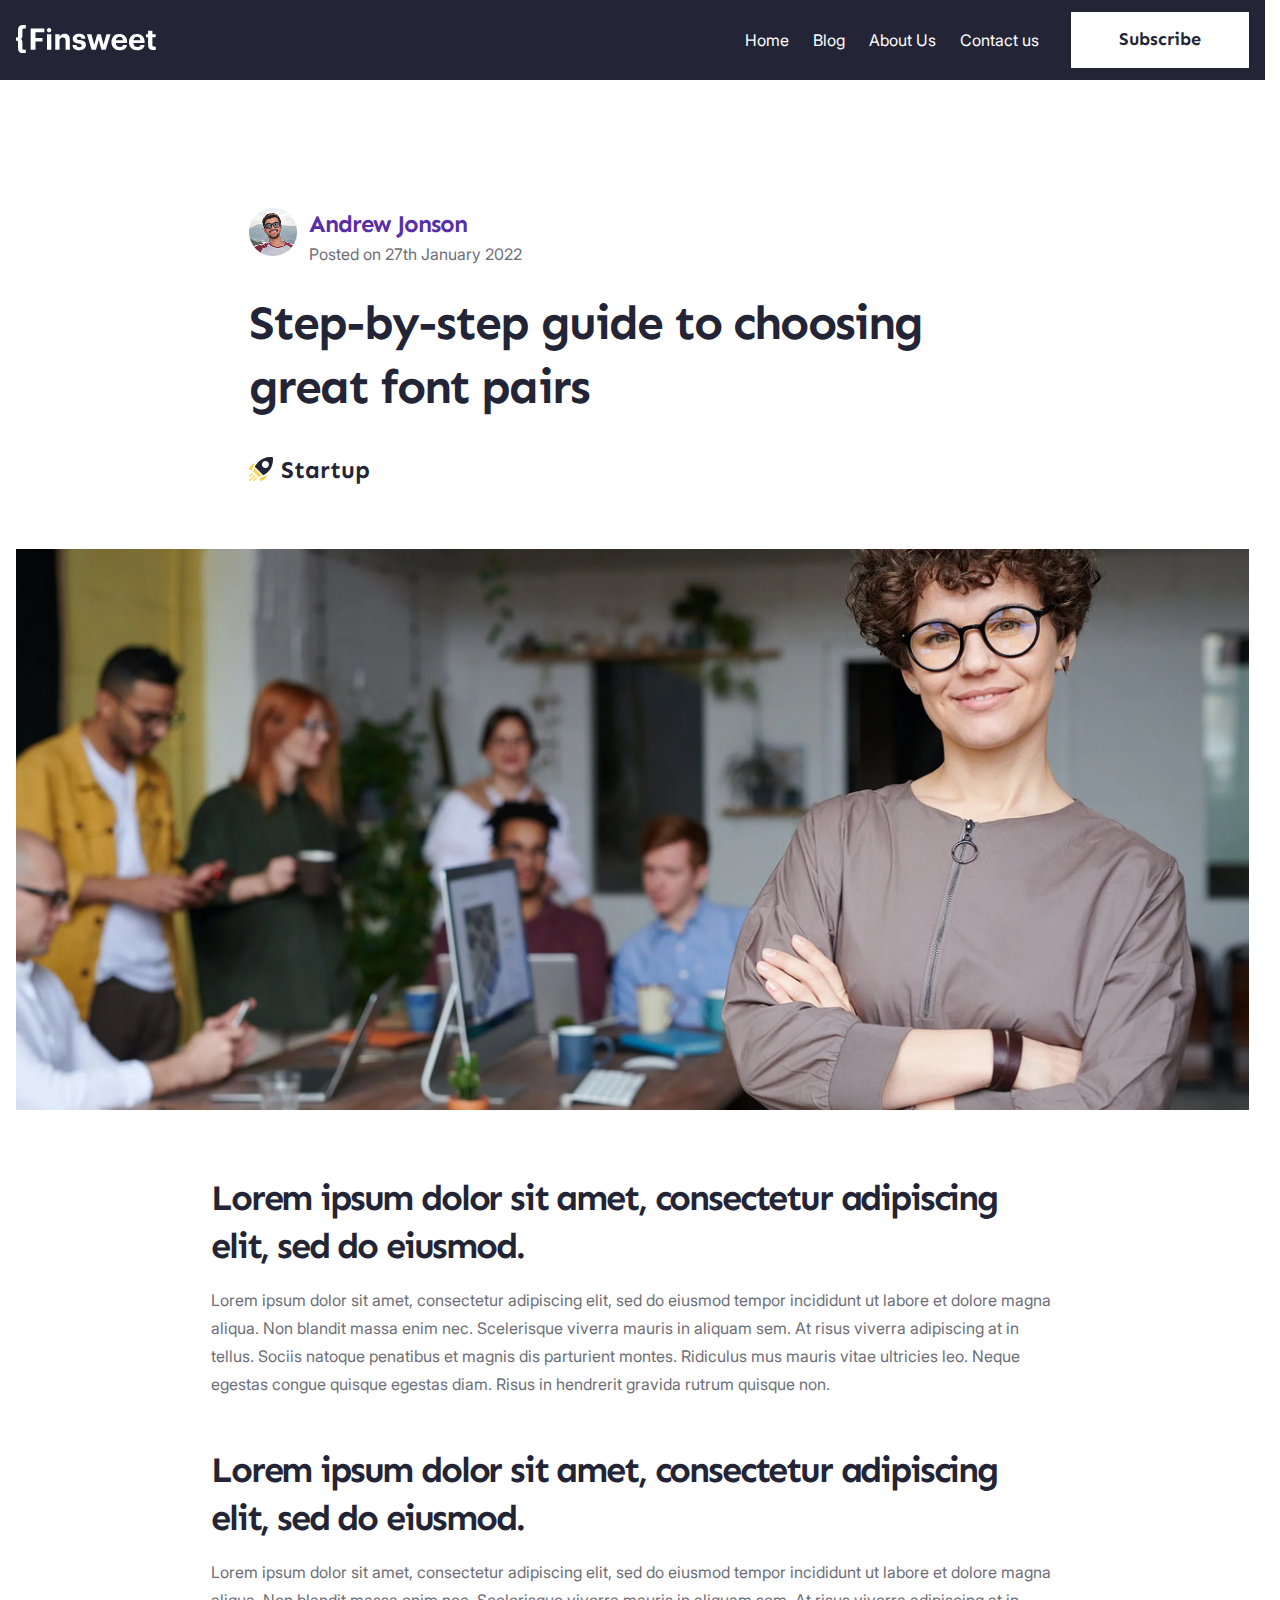
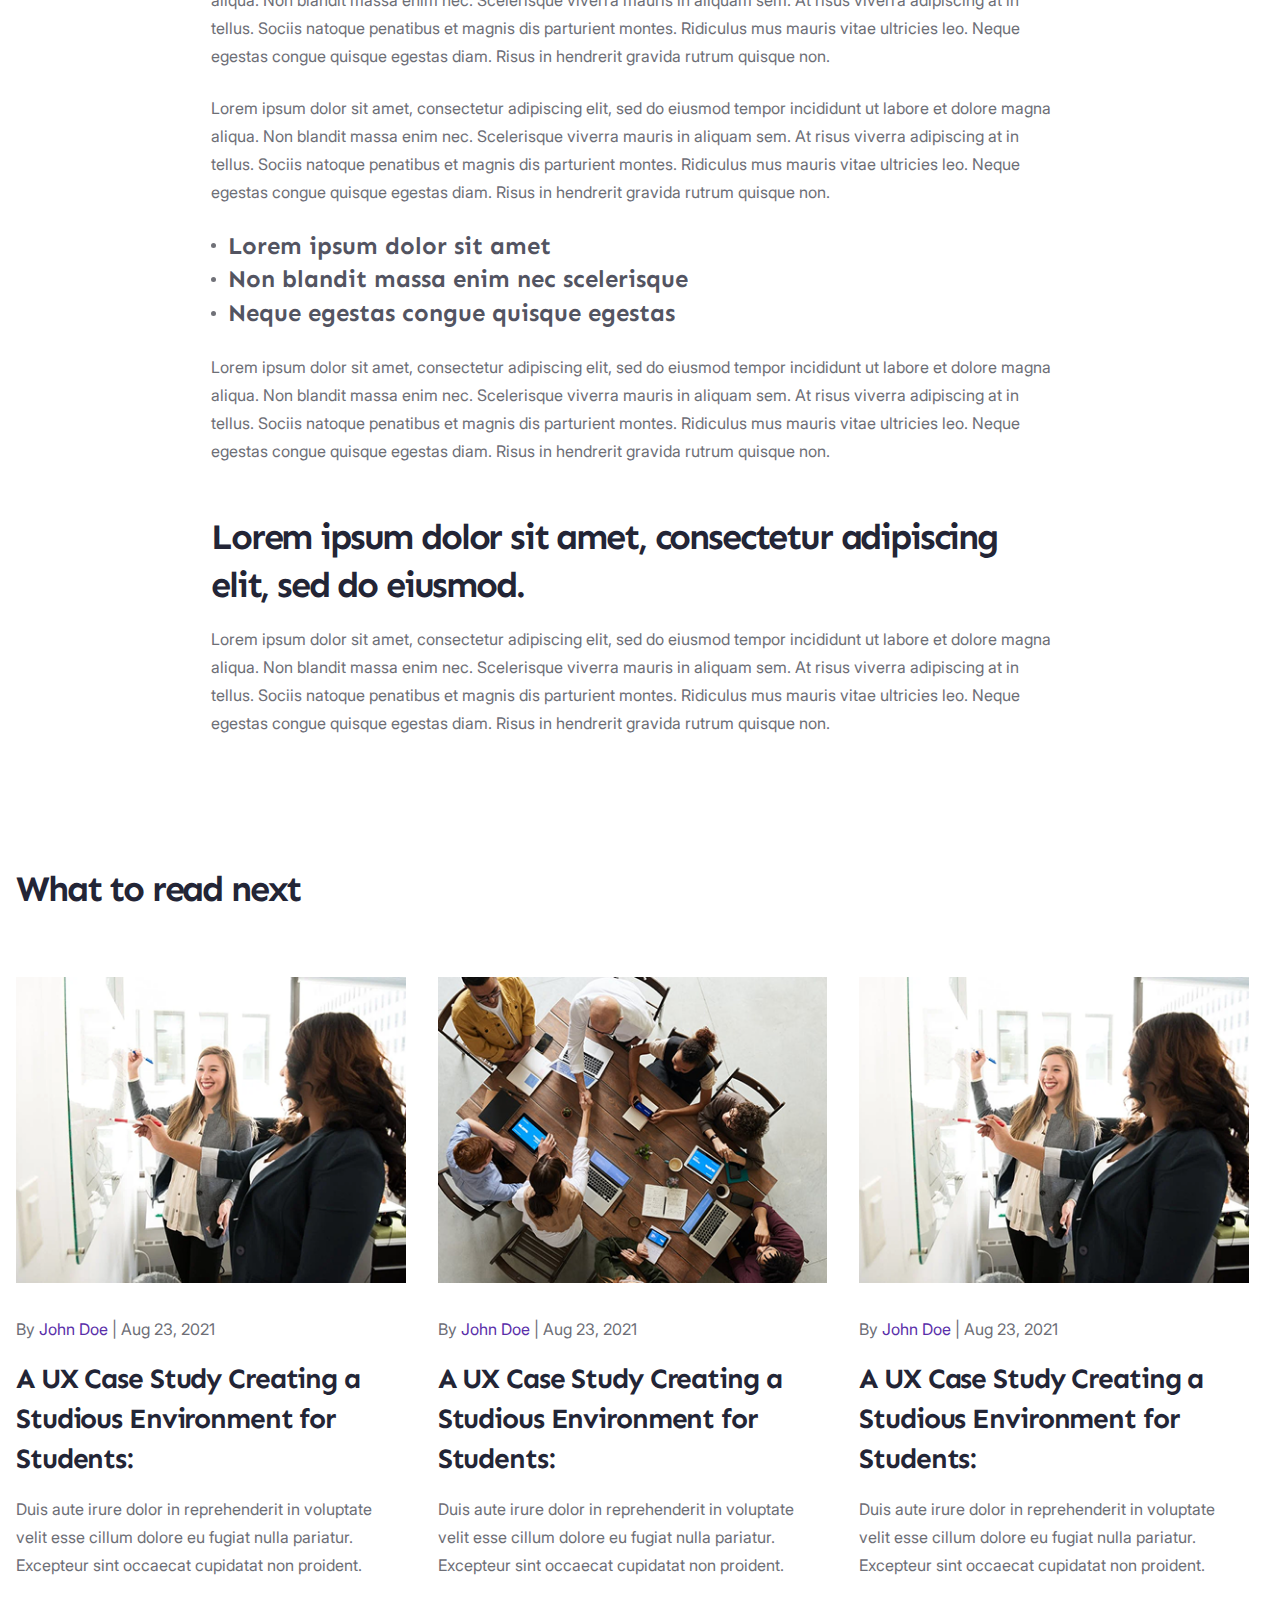
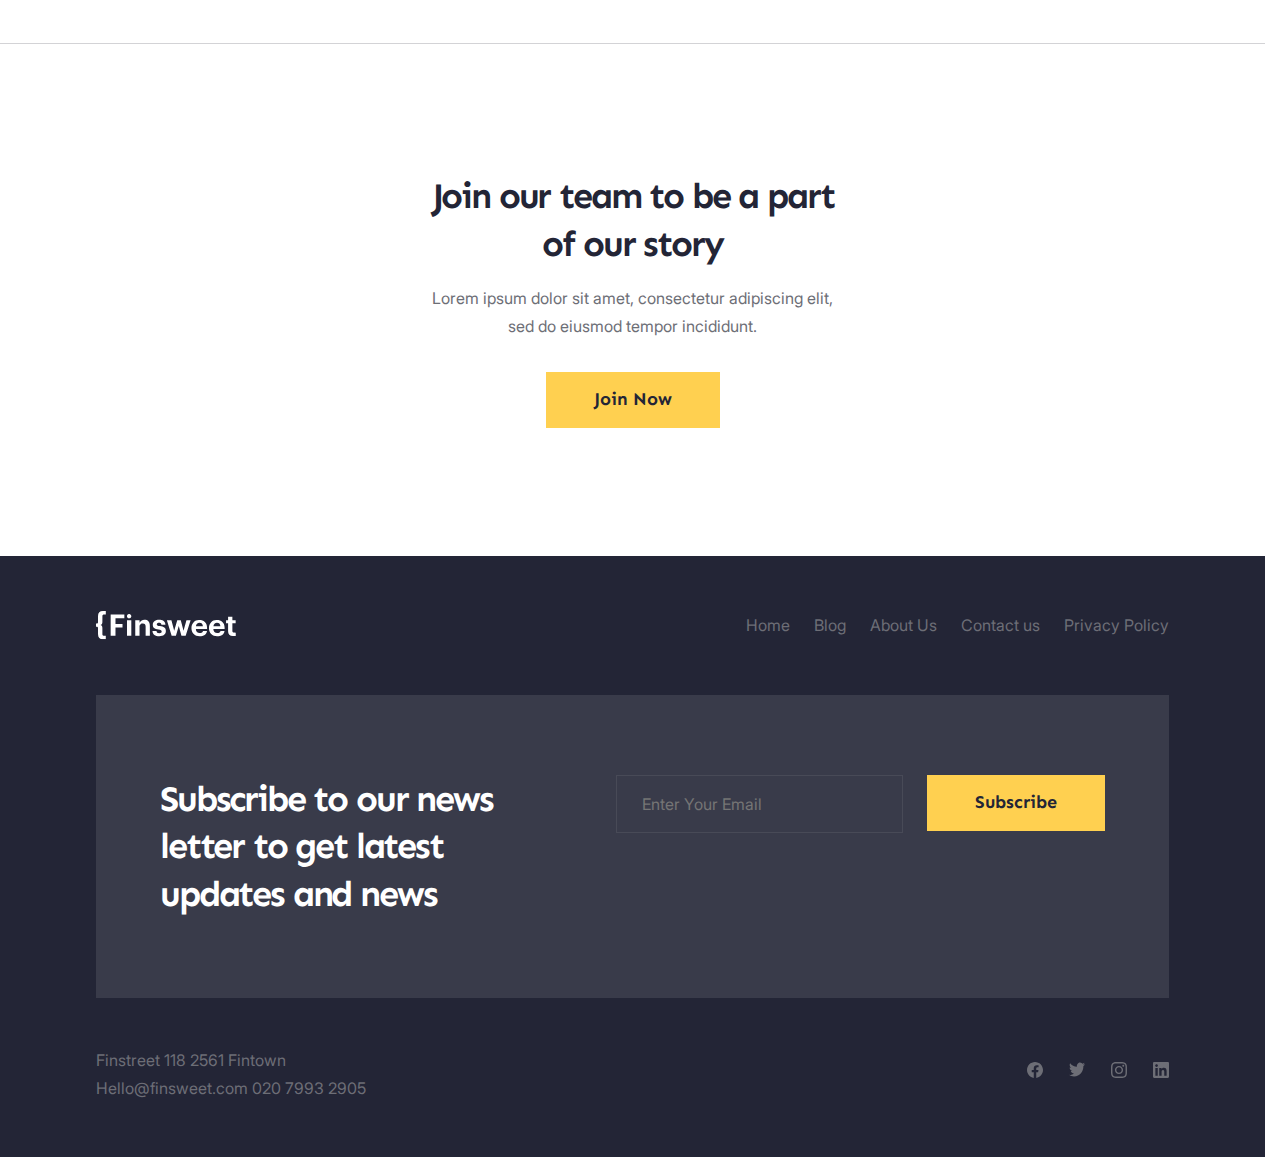
<file: blog-post.html>
<!DOCTYPE html>
<html lang="en">
<head>
    <meta charset="UTF-8">
    <meta name="viewport" content="width=device-width, initial-scale=1.0">
    <meta http-equiv="X-UA-Compatible" content="ie=edge">
    <title>Finsweet | Blog-post</title>
    <link rel="stylesheet" href="./css/main.css">
    <link rel="stylesheet" href="https://cdn.jsdelivr.net/npm/swiper@11/swiper-bundle.min.css"/>
    <script src="./js/main.js" type="module" defer></script>
    <script src="https://cdn.jsdelivr.net/npm/swiper@11/swiper-bundle.min.js"></script>
</head>
<body>
    <header class="header" data-js-header>
        <div class="header__inner container">
            <a class="header__logo" href="/" aria-label="Home" title="Home">
                <svg width="140" height="29" viewBox="0 0 140 29" fill="none" xmlns="http://www.w3.org/2000/svg">
                    <g clip-path="url(#clip0_1202_586)">
                    <path d="M139.752 21.6557V25.1203H136.846C133.745 25.0228 132.088 23.3481 132.088 20.2026V12.2899H130.059V9.25068H132.088V5.84814H136.376V9.21523H139.655V12.2456H136.376V19.7773C136.376 20.7962 136.58 21.6114 138.148 21.6114L139.752 21.6557Z" fill="white"/>
                    <path d="M112.965 17.2166V16.9862C112.919 15.9671 113.074 14.9488 113.422 13.9898C113.77 13.0308 114.303 12.1498 114.992 11.3975C115.681 10.6451 116.512 10.0361 117.437 9.6054C118.362 9.17468 119.362 8.9307 120.382 8.88745C120.585 8.88745 120.798 8.88745 121.002 8.88745C125.051 8.88745 128.604 11.2444 128.604 16.8621V18.0583H117.351C117.466 20.6457 118.866 22.1077 121.223 22.1077C123.252 22.1077 124.2 21.2216 124.475 19.928H128.525C128.028 23.3039 125.335 25.1824 121.073 25.1824C116.394 25.1469 112.965 22.1875 112.965 17.2166ZM124.387 15.3469C124.236 12.99 123.049 11.8558 120.984 11.8558C118.919 11.8558 117.732 13.1318 117.44 15.3469H124.387Z" fill="white"/>
                    <path d="M95.4573 17.2166V16.9862C95.4108 15.9685 95.5654 14.9516 95.9122 13.9937C96.259 13.0358 96.7912 12.1557 97.4783 11.4035C98.1654 10.6514 98.994 10.042 99.9168 9.61032C100.839 9.1786 101.838 8.93296 102.856 8.88745C103.06 8.88745 103.272 8.88745 103.476 8.88745C107.526 8.88745 111.088 11.2444 111.088 16.8621V18.0583H99.8433C99.9585 20.6457 101.359 22.1077 103.716 22.1077C105.745 22.1077 106.693 21.2216 106.967 19.928H111.017C110.512 23.3039 107.818 25.1824 103.556 25.1824C98.8864 25.1469 95.4573 22.1875 95.4573 17.2166ZM106.879 15.3469C106.728 12.99 105.541 11.8558 103.476 11.8558C101.412 11.8558 100.26 13.1672 99.932 15.3381L106.879 15.3469Z" fill="white"/>
                    <path d="M70.8867 9.21509H75.4234L78.1968 19.7239L81.2361 9.21509H84.7804L87.5272 19.7239L90.4513 9.21509H94.607L89.6804 24.8277H85.4272L82.769 15.0277L79.9247 24.8277H75.6184L70.8867 9.21509Z" fill="white"/>
                    <path d="M56.4688 19.9189H60.5181C60.7042 21.3278 61.4042 22.1341 63.265 22.1341C64.9308 22.1341 65.7017 21.505 65.7017 20.4328C65.7017 19.3607 64.8156 18.9088 62.5472 18.5898C58.3915 17.9607 56.7877 16.7645 56.7877 13.7164C56.7877 10.4645 59.765 8.85181 62.9903 8.85181C66.4548 8.85181 69.0688 10.11 69.4409 13.6986H65.4447C65.4192 13.4212 65.339 13.1516 65.2087 12.9053C65.0784 12.6591 64.9006 12.4411 64.6855 12.264C64.4705 12.0868 64.2225 11.9541 63.9559 11.8733C63.6892 11.7926 63.4092 11.7655 63.132 11.7936H62.9991C61.5991 11.7936 60.7839 12.4493 60.7839 13.4062C60.7839 14.3632 61.5371 14.7797 63.8232 15.1075C67.7042 15.6923 69.8751 16.6759 69.8751 20.0164C69.8751 23.3569 67.4206 25.1467 63.3093 25.1467C59.1979 25.1467 56.5839 23.2948 56.4688 19.9189Z" fill="white"/>
                    <path d="M39.2617 9.21514H43.5503V11.6873C44.0337 10.7799 44.7674 10.0304 45.6643 9.52772C46.5612 9.02509 47.5835 8.79051 48.6098 8.85185C51.6491 8.85185 53.8554 10.7038 53.8554 14.9303V24.8632H49.6199V15.5506C49.6199 13.4329 48.7959 12.4227 46.882 12.4227C46.4774 12.3875 46.0699 12.4325 45.6829 12.5552C45.2958 12.6779 44.9368 12.8758 44.6264 13.1376C44.316 13.3995 44.0604 13.72 43.8742 14.0809C43.688 14.4417 43.5749 14.8358 43.5415 15.2405C43.5193 15.4288 43.5193 15.6192 43.5415 15.8076V24.8278H39.2617V9.21514Z" fill="white"/>
                    <path d="M30.9858 5.28988C30.9703 4.86229 31.0819 4.4397 31.3067 4.07562C31.5315 3.71153 31.8592 3.42233 32.2484 3.24462C32.6377 3.06691 33.0709 3.00868 33.4932 3.07731C33.9155 3.14594 34.308 3.33834 34.6209 3.63016C34.9338 3.92197 35.1531 4.30007 35.2511 4.71659C35.349 5.13311 35.3211 5.56932 35.171 5.96998C35.0208 6.37065 34.7552 6.71776 34.4076 6.96737C34.0601 7.21697 33.6463 7.35785 33.2187 7.37216H33.139C32.8736 7.38896 32.6074 7.35319 32.3559 7.2669C32.1043 7.18062 31.8723 7.04551 31.673 6.86934C31.4738 6.69317 31.3113 6.4794 31.1949 6.24028C31.0785 6.00117 31.0105 5.74143 30.9947 5.47596C30.9873 5.41422 30.9843 5.35204 30.9858 5.28988ZM30.9858 9.2152H35.3187V24.8279H31.0035L30.9858 9.2152Z" fill="white"/>
                    <path d="M14.6562 3.49121H28.355V7.27476H19.4942V12.9191H26.5119V16.5608H19.4854V24.8279H14.6562V3.49121Z" fill="white"/>
                    <path d="M6.38861 10.4734C6.38861 11.8114 6.38861 13.4418 4.54557 14.1063C6.43291 14.7532 6.38861 16.1266 6.38861 17.562V22.8785C6.38861 23.8886 6.7962 24.5 7.52279 24.6506C7.68244 24.7045 7.85064 24.7285 8.01899 24.7215H9.79114V28.2658H6.86709C3.7481 28.2658 2.02911 26.4937 2.02911 23.2063V16.9152C2.00699 16.5922 1.86458 16.2893 1.63 16.0662C1.39541 15.8431 1.08571 15.716 0.762025 15.7101H0V12.6H0.762025C1.09216 12.5956 1.40796 12.4644 1.64388 12.2334C1.87981 12.0024 2.01776 11.6895 2.02911 11.3595V4.97975C2.02911 1.74557 3.71266 0 6.86709 0H9.81772V3.49114H8.04557C7.87702 3.49163 7.70958 3.51854 7.54937 3.57089C6.82278 3.75696 6.41519 4.35949 6.41519 5.34304L6.38861 10.4734Z" fill="white"/>
                    </g>
                    <defs>
                    <clipPath id="clip0_1202_586">
                    <rect width="140" height="28.3544" fill="white"/>
                    </clipPath>
                    </defs>
                </svg>            
            </a>
            <div class="header__body" data-js-header-body>
                <nav class="header__menu">
                    <ul class="header__menu-list">
                        <li class="header__menu-item">
                            <a class="header__menu-link" href="./index.html">
                                Home
                            </a>
                        </li>
                        <li class="header__menu-item">
                            <a class="header__menu-link" href="./blog.html">
                                Blog
                            </a>
                        </li>
                        <li class="header__menu-item">
                            <a class="header__menu-link" href="./about.html">
                                About Us
                            </a>
                        </li>
                        <li class="header__menu-item">
                            <a class="header__menu-link" href="./contact.html">
                                Contact us
                            </a>
                        </li>
                    </ul>
                </nav>
                <button class="header__button button-menu" type="button">
                    <span>Subscribe</span>
                </button>
            </div>
            <button class="header__burger-button burger-button visible-mobile" type="button" aria-label="Open menu" title="Open menu" data-js-header-burger-button>
                <span class="burger-button__line"></span>
                <span class="burger-button__line"></span>
                <span class="burger-button__line"></span>
            </button>
        </div>
    </header>

    <main>
        <section class="blog-post" aria-labelledby="blog-post-title">
            <div class="blog-post__inner">
                <div class="blog-post__header">
                    <div class="blog-post__person">
                        <div class="person">
                            <div class="person__body">
                                <img class="person__image" src="./img/person/1.png" alt="" width="48" height="48" loading="lazy">
                                <div class="person__info">
                                    <span class="person__name h3 person__name--purple">Andrew Jonson</span>
                                    <span class="person__meta">
                                        Posted on <time datetime="2022-01-27">27th January 2022</time>
                                    </span>
                                </div>
                            </div>
                        </div>
                    </div>
                    <h1 class="blog-post__title h1" id="blog-post-title">Step-by-step guide to choosing great font pairs</h1>
                    <div class="blog-post__startup h4">
                        <svg width="24" height="24" viewBox="0 0 24 24" fill="none" xmlns="http://www.w3.org/2000/svg">
                            <path d="M6.10492 6.48096L4.02565 6.6416C3.44708 6.68631 2.93179 6.98955 2.61182 7.47353L0.213854 11.1003C-0.0288162 11.4673 -0.067394 11.9267 0.110589 12.329C0.288619 12.7314 0.654475 13.0118 1.08924 13.0792L2.99305 13.374C3.43841 11.0106 4.50452 8.65299 6.10492 6.48096Z" fill="#FFD050"/>
                            <path d="M10.625 21.0059L10.9199 22.9097C10.9872 23.3445 11.2677 23.7103 11.67 23.8883C11.8374 23.9624 12.0146 23.9989 12.1908 23.9989C12.4385 23.9989 12.6844 23.9268 12.8987 23.7851L16.5256 21.3871C17.0096 21.0671 17.3128 20.5518 17.3575 19.9733L17.5181 17.894C15.346 19.4945 12.9885 20.5606 10.625 21.0059Z" fill="#FFD050"/>
                            <path d="M9.90948 19.6869C9.97557 19.6869 10.042 19.6815 10.1084 19.6704C11.0985 19.5049 12.0529 19.226 12.9633 18.8609L5.13853 11.0361C4.77347 11.9465 4.49456 12.9009 4.329 13.8911C4.26375 14.2814 4.39467 14.679 4.67447 14.9589L9.04056 19.325C9.27287 19.5572 9.58642 19.6869 9.90948 19.6869Z" fill="#FFD050"/>
                            <path d="M22.0865 10.6407C24.0013 6.93881 24.0722 3.02684 23.9721 1.19216C23.9379 0.563527 23.4367 0.0623433 22.808 0.0280779C22.5093 0.0117655 22.1552 0 21.7562 0C19.7047 0 16.4586 0.310732 13.3595 1.9137C10.8966 3.18762 7.66708 5.99264 5.76172 9.67896C5.78422 9.69653 5.8062 9.71519 5.82692 9.73591L14.2644 18.1733C14.2851 18.1941 14.3037 18.216 14.3213 18.2385C18.0076 16.3331 20.8126 13.1036 22.0865 10.6407ZM13.9547 5.07371C15.3254 3.70305 17.5557 3.70291 18.9265 5.07371C19.5905 5.73769 19.9562 6.62057 19.9562 7.55961C19.9562 8.49865 19.5905 9.38154 18.9265 10.0455C18.2412 10.7308 17.3407 11.0735 16.4406 11.0736C15.5402 11.0736 14.6402 10.731 13.9547 10.0455C13.2907 9.38154 12.925 8.49865 12.925 7.55961C12.925 6.62057 13.2907 5.73769 13.9547 5.07371Z" fill="#232536"/>
                            <path d="M0.716821 19.7781C0.896774 19.7781 1.07673 19.7094 1.21398 19.5721L3.50959 17.2765C3.78418 17.0019 3.78418 16.5567 3.50959 16.2821C3.23504 16.0075 2.78982 16.0075 2.51523 16.2821L0.219617 18.5777C-0.0549766 18.8523 -0.0549766 19.2975 0.219617 19.5721C0.356914 19.7094 0.536867 19.7781 0.716821 19.7781Z" fill="#FFD050"/>
                            <path d="M5.61382 18.3854C5.33927 18.1108 4.89405 18.1108 4.61946 18.3854L0.205945 22.7989C-0.0686484 23.0735 -0.0686484 23.5187 0.205945 23.7933C0.343242 23.9306 0.523195 23.9992 0.703148 23.9992C0.883102 23.9992 1.06305 23.9306 1.2003 23.7932L5.61377 19.3797C5.88841 19.1052 5.88841 18.66 5.61382 18.3854Z" fill="#FFD050"/>
                            <path d="M6.72221 20.4906L4.42665 22.7862C4.15205 23.0608 4.15205 23.506 4.42665 23.7806C4.56395 23.9179 4.7439 23.9865 4.9238 23.9865C5.10371 23.9865 5.28371 23.9179 5.42096 23.7806L7.71657 21.485C7.99116 21.2104 7.99116 20.7652 7.71657 20.4906C7.44202 20.216 6.9968 20.216 6.72221 20.4906Z" fill="#FFD050"/>
                        </svg>
                        <span>Startup</span>
                    </div>
                </div>
                <div class="blog-post__image">
                    <img src="./img/blog-post/blog-post-bg.jpg" alt="" width="1280" height="582" loading="lazy">
                </div>
                <div class="blog-post__body">
                    <ul class="blog-post__list">
                        <li class="blog-post__item">
                            <article class="blog-post__text">
                                <h2 class="blog-post__heading-post h2">Lorem ipsum dolor sit amet, consectetur adipiscing elit, sed do eiusmod.</h2>
                                <p>
                                    Lorem ipsum dolor sit amet, consectetur adipiscing elit, sed do eiusmod tempor incididunt ut labore et dolore magna aliqua. Non blandit massa enim nec. Scelerisque viverra mauris in aliquam sem. At risus viverra adipiscing at in tellus. Sociis natoque penatibus et magnis dis parturient montes. Ridiculus mus mauris vitae ultricies leo. Neque egestas congue quisque egestas diam. Risus in hendrerit gravida rutrum quisque non.
                                </p>
                            </article>
                        </li>
                        <li class="blog-post__item">
                            <article class="blog-post__text">
                                <h2 class="blog-post__heading-post h2">Lorem ipsum dolor sit amet, consectetur adipiscing elit, sed do eiusmod.</h2>
                                <p>
                                    Lorem ipsum dolor sit amet, consectetur adipiscing elit, sed do eiusmod tempor incididunt ut labore et dolore magna aliqua. Non blandit massa enim nec. Scelerisque viverra mauris in aliquam sem. At risus viverra adipiscing at in tellus. Sociis natoque penatibus et magnis dis parturient montes. Ridiculus mus mauris vitae ultricies leo. Neque egestas congue quisque egestas diam. Risus in hendrerit gravida rutrum quisque non.
                                </p>
                                <p>
                                    Lorem ipsum dolor sit amet, consectetur adipiscing elit, sed do eiusmod tempor incididunt ut labore et dolore magna aliqua. Non blandit massa enim nec. Scelerisque viverra mauris in aliquam sem. At risus viverra adipiscing at in tellus. Sociis natoque penatibus et magnis dis parturient montes. Ridiculus mus mauris vitae ultricies leo. Neque egestas congue quisque egestas diam. Risus in hendrerit gravida rutrum quisque non.
                                </p>
                                <div class="blog-post__marked-text marked-text">
                                    <ul class="marked-text__list">
                                        <li class="marked-text__item h4">
                                            <p>Lorem ipsum dolor sit amet</p>
                                        </li>
                                        <li class="marked-text__item h4">
                                            <p>Non blandit massa enim nec scelerisque</p>
                                        </li>
                                        <li class="marked-text__item h4">
                                            <p>Neque egestas congue quisque egestas</p>
                                        </li>
                                    </ul>
                                </div>
                                <p>
                                    Lorem ipsum dolor sit amet, consectetur adipiscing elit, sed do eiusmod tempor incididunt ut labore et dolore magna aliqua. Non blandit massa enim nec. Scelerisque viverra mauris in aliquam sem. At risus viverra adipiscing at in tellus. Sociis natoque penatibus et magnis dis parturient montes. Ridiculus mus mauris vitae ultricies leo. Neque egestas congue quisque egestas diam. Risus in hendrerit gravida rutrum quisque non.
                                </p>
                            </article>
                        </li>
                        <li class="blog-post__item">
                            <article class="blog-post__text">
                                <h2 class="blog-post__heading-post h2">Lorem ipsum dolor sit amet, consectetur adipiscing elit, sed do eiusmod.</h2>
                                <p>
                                    Lorem ipsum dolor sit amet, consectetur adipiscing elit, sed do eiusmod tempor incididunt ut labore et dolore magna aliqua. Non blandit massa enim nec. Scelerisque viverra mauris in aliquam sem. At risus viverra adipiscing at in tellus. Sociis natoque penatibus et magnis dis parturient montes. Ridiculus mus mauris vitae ultricies leo. Neque egestas congue quisque egestas diam. Risus in hendrerit gravida rutrum quisque non.
                                </p>
                            </article>
                        </li>
                    </ul>
                </div>
            </div>
        </section>
        <section class="read" aria-labelledby="read-title">
            <div class="read__inner container">
                <h2 class="read__title h2" id="read-title">What to read next</h2>
                <ul class="read__list">
                    <li class="read__item">
                        <article class="read__body">
                            <div class="read__image">
                                <img src="./img/read/1.png" alt="Two girls drawing on the board with a marker" width="405" height="318" loading="lazy">
                            </div>
                            <div class="read__content">
                                <div class="read__meta post-meta">
                                    <span class="post-meta__author">
                                        By <span class="post-meta__accent post-meta__accent--purple">John Doe</span>
                                    </span>
                                    <span class="post-meta__separator"> | </span>
                                    <span class="post-meta__date">
                                        <time datetime="2022-05-23">Aug 23, 2021</time>
                                    </span>
                                </div>
                                <a class="read__link-title h3" href="/">A UX Case Study Creating a Studious Environment for Students: </a>
                                <div class="read__description">
                                    <p>
                                        Duis aute irure dolor in reprehenderit in voluptate velit esse cillum dolore eu fugiat nulla pariatur. Excepteur sint occaecat cupidatat non proident.
                                    </p>
                                </div>
                            </div>
                        </article>
                    </li>
                    <li class="read__item">
                        <article class="read__body">
                            <div class="read__image">
                                <img src="./img/read/2.png" alt="The team sits at the table and discusses work tasks" width="405" height="318" loading="lazy">
                            </div>
                            <div class="read__content">
                                <div class="read__meta post-meta">
                                    <span class="post-meta__author">
                                        By <span class="post-meta__accent post-meta__accent--purple">John Doe</span>
                                    </span>
                                    <span class="post-meta__separator"> | </span>
                                    <span class="post-meta__date">
                                        <time datetime="2022-05-23">Aug 23, 2021</time>
                                    </span>
                                </div>
                                <a class="read__link-title h3" href="/">A UX Case Study Creating a Studious Environment for Students: </a>
                                <div class="read__description">
                                    <p>
                                        Duis aute irure dolor in reprehenderit in voluptate velit esse cillum dolore eu fugiat nulla pariatur. Excepteur sint occaecat cupidatat non proident.
                                    </p>
                                </div>
                            </div>
                        </article>
                    </li>
                    <li class="read__item">
                        <article class="read__body">
                            <div class="read__image">
                                <img src="./img/read/1.png" alt="A girl in glasses shows something on a piece of paper to a man" width="405" height="318" loading="lazy">
                            </div>
                            <div class="read__content">
                                <div class="read__meta post-meta">
                                    <span class="post-meta__author">
                                        By <span class="post-meta__accent post-meta__accent--purple">John Doe</span>
                                    </span>
                                    <span class="post-meta__separator"> | </span>
                                    <span class="post-meta__date">
                                        <time datetime="2022-05-23">Aug 23, 2021</time>
                                    </span>
                                </div>
                                <a class="read__link-title h3" href="/">A UX Case Study Creating a Studious Environment for Students: </a>
                                <div class="read__description">
                                    <p>
                                        Duis aute irure dolor in reprehenderit in voluptate velit esse cillum dolore eu fugiat nulla pariatur. Excepteur sint occaecat cupidatat non proident.
                                    </p>
                                </div>
                            </div>
                        </article>
                    </li>
                </ul>
            </div>
        </section>
        <section class="team" aria-labelledby="team-title">
            <h2 class="team__title h2" id="team-title">Join our team to be a part of our story</h2>
            <div class="team__description">
                <p>
                    Lorem ipsum dolor sit amet, consectetur adipiscing elit, sed do eiusmod tempor incididunt.
                </p>
            </div>
            <a class="team__link button-base" href="/">Join Now</a>
        </section>  
    </main>

    <footer class="footer">
        <div class="footer__inner container">
            <div class="footer__navigation">
                <a class="footer__logo" href="/" aria-label="Home" title="Home">
                    <svg width="140" height="29" viewBox="0 0 140 29" fill="none" xmlns="http://www.w3.org/2000/svg">
                        <g clip-path="url(#clip0_1202_586)">
                        <path d="M139.752 21.6557V25.1203H136.846C133.745 25.0228 132.088 23.3481 132.088 20.2026V12.2899H130.059V9.25068H132.088V5.84814H136.376V9.21523H139.655V12.2456H136.376V19.7773C136.376 20.7962 136.58 21.6114 138.148 21.6114L139.752 21.6557Z" fill="white"/>
                        <path d="M112.965 17.2166V16.9862C112.919 15.9671 113.074 14.9488 113.422 13.9898C113.77 13.0308 114.303 12.1498 114.992 11.3975C115.681 10.6451 116.512 10.0361 117.437 9.6054C118.362 9.17468 119.362 8.9307 120.382 8.88745C120.585 8.88745 120.798 8.88745 121.002 8.88745C125.051 8.88745 128.604 11.2444 128.604 16.8621V18.0583H117.351C117.466 20.6457 118.866 22.1077 121.223 22.1077C123.252 22.1077 124.2 21.2216 124.475 19.928H128.525C128.028 23.3039 125.335 25.1824 121.073 25.1824C116.394 25.1469 112.965 22.1875 112.965 17.2166ZM124.387 15.3469C124.236 12.99 123.049 11.8558 120.984 11.8558C118.919 11.8558 117.732 13.1318 117.44 15.3469H124.387Z" fill="white"/>
                        <path d="M95.4573 17.2166V16.9862C95.4108 15.9685 95.5654 14.9516 95.9122 13.9937C96.259 13.0358 96.7912 12.1557 97.4783 11.4035C98.1654 10.6514 98.994 10.042 99.9168 9.61032C100.839 9.1786 101.838 8.93296 102.856 8.88745C103.06 8.88745 103.272 8.88745 103.476 8.88745C107.526 8.88745 111.088 11.2444 111.088 16.8621V18.0583H99.8433C99.9585 20.6457 101.359 22.1077 103.716 22.1077C105.745 22.1077 106.693 21.2216 106.967 19.928H111.017C110.512 23.3039 107.818 25.1824 103.556 25.1824C98.8864 25.1469 95.4573 22.1875 95.4573 17.2166ZM106.879 15.3469C106.728 12.99 105.541 11.8558 103.476 11.8558C101.412 11.8558 100.26 13.1672 99.932 15.3381L106.879 15.3469Z" fill="white"/>
                        <path d="M70.8867 9.21509H75.4234L78.1968 19.7239L81.2361 9.21509H84.7804L87.5272 19.7239L90.4513 9.21509H94.607L89.6804 24.8277H85.4272L82.769 15.0277L79.9247 24.8277H75.6184L70.8867 9.21509Z" fill="white"/>
                        <path d="M56.4688 19.9189H60.5181C60.7042 21.3278 61.4042 22.1341 63.265 22.1341C64.9308 22.1341 65.7017 21.505 65.7017 20.4328C65.7017 19.3607 64.8156 18.9088 62.5472 18.5898C58.3915 17.9607 56.7877 16.7645 56.7877 13.7164C56.7877 10.4645 59.765 8.85181 62.9903 8.85181C66.4548 8.85181 69.0688 10.11 69.4409 13.6986H65.4447C65.4192 13.4212 65.339 13.1516 65.2087 12.9053C65.0784 12.6591 64.9006 12.4411 64.6855 12.264C64.4705 12.0868 64.2225 11.9541 63.9559 11.8733C63.6892 11.7926 63.4092 11.7655 63.132 11.7936H62.9991C61.5991 11.7936 60.7839 12.4493 60.7839 13.4062C60.7839 14.3632 61.5371 14.7797 63.8232 15.1075C67.7042 15.6923 69.8751 16.6759 69.8751 20.0164C69.8751 23.3569 67.4206 25.1467 63.3093 25.1467C59.1979 25.1467 56.5839 23.2948 56.4688 19.9189Z" fill="white"/>
                        <path d="M39.2617 9.21514H43.5503V11.6873C44.0337 10.7799 44.7674 10.0304 45.6643 9.52772C46.5612 9.02509 47.5835 8.79051 48.6098 8.85185C51.6491 8.85185 53.8554 10.7038 53.8554 14.9303V24.8632H49.6199V15.5506C49.6199 13.4329 48.7959 12.4227 46.882 12.4227C46.4774 12.3875 46.0699 12.4325 45.6829 12.5552C45.2958 12.6779 44.9368 12.8758 44.6264 13.1376C44.316 13.3995 44.0604 13.72 43.8742 14.0809C43.688 14.4417 43.5749 14.8358 43.5415 15.2405C43.5193 15.4288 43.5193 15.6192 43.5415 15.8076V24.8278H39.2617V9.21514Z" fill="white"/>
                        <path d="M30.9858 5.28988C30.9703 4.86229 31.0819 4.4397 31.3067 4.07562C31.5315 3.71153 31.8592 3.42233 32.2484 3.24462C32.6377 3.06691 33.0709 3.00868 33.4932 3.07731C33.9155 3.14594 34.308 3.33834 34.6209 3.63016C34.9338 3.92197 35.1531 4.30007 35.2511 4.71659C35.349 5.13311 35.3211 5.56932 35.171 5.96998C35.0208 6.37065 34.7552 6.71776 34.4076 6.96737C34.0601 7.21697 33.6463 7.35785 33.2187 7.37216H33.139C32.8736 7.38896 32.6074 7.35319 32.3559 7.2669C32.1043 7.18062 31.8723 7.04551 31.673 6.86934C31.4738 6.69317 31.3113 6.4794 31.1949 6.24028C31.0785 6.00117 31.0105 5.74143 30.9947 5.47596C30.9873 5.41422 30.9843 5.35204 30.9858 5.28988ZM30.9858 9.2152H35.3187V24.8279H31.0035L30.9858 9.2152Z" fill="white"/>
                        <path d="M14.6562 3.49121H28.355V7.27476H19.4942V12.9191H26.5119V16.5608H19.4854V24.8279H14.6562V3.49121Z" fill="white"/>
                        <path d="M6.38861 10.4734C6.38861 11.8114 6.38861 13.4418 4.54557 14.1063C6.43291 14.7532 6.38861 16.1266 6.38861 17.562V22.8785C6.38861 23.8886 6.7962 24.5 7.52279 24.6506C7.68244 24.7045 7.85064 24.7285 8.01899 24.7215H9.79114V28.2658H6.86709C3.7481 28.2658 2.02911 26.4937 2.02911 23.2063V16.9152C2.00699 16.5922 1.86458 16.2893 1.63 16.0662C1.39541 15.8431 1.08571 15.716 0.762025 15.7101H0V12.6H0.762025C1.09216 12.5956 1.40796 12.4644 1.64388 12.2334C1.87981 12.0024 2.01776 11.6895 2.02911 11.3595V4.97975C2.02911 1.74557 3.71266 0 6.86709 0H9.81772V3.49114H8.04557C7.87702 3.49163 7.70958 3.51854 7.54937 3.57089C6.82278 3.75696 6.41519 4.35949 6.41519 5.34304L6.38861 10.4734Z" fill="white"/>
                        </g>
                        <defs>
                        <clipPath id="clip0_1202_586">
                        <rect width="140" height="28.3544" fill="white"/>
                        </clipPath>
                        </defs>
                    </svg>            
                </a>
                <nav class="footer__menu">
                    <ul class="footer__menu-list">
                        <li class="footer__menu-item">
                            <a class="footer__menu-link" href="./index.html">
                                Home
                            </a>
                        </li>
                        <li class="footer__menu-item">
                            <a class="footer__menu-link" href="./blog.html">
                                Blog
                            </a>
                        </li>
                        <li class="footer__menu-item">
                            <a class="footer__menu-link" href="./about.html">
                                About Us
                            </a>
                        </li>
                        <li class="footer__menu-item">
                            <a class="footer__menu-link" href="./contact.html">
                                Contact us
                            </a>
                        </li>
                        <li class="footer__menu-item">
                            <a class="footer__menu-link" href="./privacy.html">
                                Privacy Policy
                            </a>
                        </li>
                    </ul>
                </nav>
            </div>
            <div class="footer__body">
                <p class="footer__text h2">Subscribe to our news letter to get latest updates and news</p>
                <form class="footer__form form" action="/">
                    <div class="form__cell">
                        <label class="form__cell-label visually-hidden" for="email">Email</label>
                        <input class="form__cell-input" id="email" placeholder="Enter Your Email" required>                                           
                    </div>
                    <button class="form__button button-base button-base--footer">Subscribe</button>
                </form>
            </div>
            <div class="footer__copyright">
                <div class="footer__copyright-wrapper">
                    <p class="footer__copyright-text">Finstreet 118 2561 Fintown</p>
                    <a class="footer__copyright-email" href="mailto:Hello@finsweet.com">Hello@finsweet.com</a>
                    <span>020 7993 2905</span>
                </div>
                <div class="footer__soc1als footer-soc1als">
                    <ul class="footer-soc1als__list">
                        <li class="footer-soc1als__item">
                            <svg width="16" height="16" viewBox="0 0 16 16" fill="none" xmlns="http://www.w3.org/2000/svg">
                                <path d="M16 8C16 3.58172 12.4183 0 8 0C3.58172 0 0 3.58172 0 8C0 11.993 2.92547 15.3027 6.75 15.9028V10.3125H4.71875V8H6.75V6.2375C6.75 4.2325 7.94438 3.125 9.77172 3.125C10.6467 3.125 11.5625 3.28125 11.5625 3.28125V5.25H10.5538C9.56 5.25 9.25 5.86672 9.25 6.5V8H11.4688L11.1141 10.3125H9.25V15.9028C13.0745 15.3027 16 11.993 16 8Z" fill="#232536"/>
                            </svg>
                        </li>
                        <li class="footer-soc1als__item">
                            <svg width="16" height="17" viewBox="0 0 16 17" fill="none" xmlns="http://www.w3.org/2000/svg">
                                <path d="M5.03344 15.4068C11.0697 15.4068 14.3722 10.0919 14.3722 5.48434C14.3722 5.33492 14.3691 5.18219 14.3628 5.03277C15.0052 4.53914 15.5597 3.9277 16 3.22719C15.4017 3.51003 14.7664 3.69475 14.1159 3.77504C14.8009 3.33883 15.3137 2.65356 15.5594 1.84627C14.915 2.252 14.2104 2.5382 13.4756 2.69262C12.9806 2.13371 12.326 1.76364 11.6131 1.63964C10.9003 1.51563 10.1688 1.6446 9.53183 2.00659C8.89486 2.36858 8.38787 2.94344 8.08923 3.64228C7.7906 4.34113 7.71695 5.12504 7.87969 5.87281C6.575 5.80325 5.29862 5.44314 4.13332 4.81584C2.96802 4.18853 1.9398 3.30804 1.11531 2.23143C0.696266 2.99907 0.568038 3.90743 0.756687 4.77192C0.945337 5.6364 1.43671 6.39213 2.13094 6.88551C1.60975 6.86793 1.09998 6.71883 0.64375 6.45055V6.49371C0.643283 7.29929 0.905399 8.08018 1.38554 8.70365C1.86568 9.32711 2.53422 9.75467 3.2775 9.91363C2.7947 10.054 2.28799 10.0744 1.79656 9.9734C2.0063 10.6662 2.41438 11.2721 2.96385 11.7067C3.51331 12.1412 4.17675 12.3826 4.86156 12.3972C3.69895 13.3676 2.26278 13.8939 0.784375 13.8914C0.522191 13.8909 0.260266 13.8739 0 13.8402C1.5019 14.864 3.24902 15.4077 5.03344 15.4068Z" fill="#232536"/>
                            </svg>
                        </li>
                        <li class="footer-soc1als__item">
                        <svg width="16" height="16" viewBox="0 0 16 16" fill="none" xmlns="http://www.w3.org/2000/svg">
                            <g clip-path="url(#clip0_1211_619)">
                            <path d="M8 1.44062C10.1375 1.44062 10.3906 1.45 11.2313 1.4875C12.0125 1.52187 12.4344 1.65313 12.7156 1.7625C13.0875 1.90625 13.3563 2.08125 13.6344 2.35937C13.9156 2.64062 14.0875 2.90625 14.2313 3.27813C14.3406 3.55937 14.4719 3.98437 14.5063 4.7625C14.5438 5.60625 14.5531 5.85938 14.5531 7.99375C14.5531 10.1312 14.5438 10.3844 14.5063 11.225C14.4719 12.0063 14.3406 12.4281 14.2313 12.7094C14.0875 13.0813 13.9125 13.35 13.6344 13.6281C13.3531 13.9094 13.0875 14.0813 12.7156 14.225C12.4344 14.3344 12.0094 14.4656 11.2313 14.5C10.3875 14.5375 10.1344 14.5469 8 14.5469C5.8625 14.5469 5.60938 14.5375 4.76875 14.5C3.9875 14.4656 3.56563 14.3344 3.28438 14.225C2.9125 14.0813 2.64375 13.9062 2.36563 13.6281C2.08438 13.3469 1.9125 13.0813 1.76875 12.7094C1.65938 12.4281 1.52813 12.0031 1.49375 11.225C1.45625 10.3813 1.44688 10.1281 1.44688 7.99375C1.44688 5.85625 1.45625 5.60312 1.49375 4.7625C1.52813 3.98125 1.65938 3.55937 1.76875 3.27813C1.9125 2.90625 2.0875 2.6375 2.36563 2.35937C2.64688 2.07812 2.9125 1.90625 3.28438 1.7625C3.56563 1.65313 3.99063 1.52187 4.76875 1.4875C5.60938 1.45 5.8625 1.44062 8 1.44062ZM8 0C5.82813 0 5.55625 0.009375 4.70313 0.046875C3.85313 0.084375 3.26875 0.221875 2.7625 0.41875C2.23438 0.625 1.7875 0.896875 1.34375 1.34375C0.896875 1.7875 0.625 2.23438 0.41875 2.75938C0.221875 3.26875 0.084375 3.85 0.046875 4.7C0.009375 5.55625 0 5.82812 0 8C0 10.1719 0.009375 10.4437 0.046875 11.2969C0.084375 12.1469 0.221875 12.7312 0.41875 13.2375C0.625 13.7656 0.896875 14.2125 1.34375 14.6562C1.7875 15.1 2.23438 15.375 2.75938 15.5781C3.26875 15.775 3.85 15.9125 4.7 15.95C5.55313 15.9875 5.825 15.9969 7.99688 15.9969C10.1688 15.9969 10.4406 15.9875 11.2938 15.95C12.1438 15.9125 12.7281 15.775 13.2344 15.5781C13.7594 15.375 14.2063 15.1 14.65 14.6562C15.0938 14.2125 15.3688 13.7656 15.5719 13.2406C15.7688 12.7312 15.9063 12.15 15.9438 11.3C15.9813 10.4469 15.9906 10.175 15.9906 8.00313C15.9906 5.83125 15.9813 5.55937 15.9438 4.70625C15.9063 3.85625 15.7688 3.27187 15.5719 2.76562C15.375 2.23437 15.1031 1.7875 14.6563 1.34375C14.2125 0.9 13.7656 0.625 13.2406 0.421875C12.7313 0.225 12.15 0.0875 11.3 0.05C10.4438 0.009375 10.1719 0 8 0Z" fill="#232536"/>
                            <path d="M8 3.89062C5.73125 3.89062 3.89062 5.73125 3.89062 8C3.89062 10.2688 5.73125 12.1094 8 12.1094C10.2687 12.1094 12.1094 10.2688 12.1094 8C12.1094 5.73125 10.2687 3.89062 8 3.89062ZM8 10.6656C6.52812 10.6656 5.33437 9.47188 5.33437 8C5.33437 6.52813 6.52812 5.33437 8 5.33437C9.47187 5.33437 10.6656 6.52813 10.6656 8C10.6656 9.47188 9.47187 10.6656 8 10.6656Z" fill="#232536"/>
                            <path d="M13.2313 3.72842C13.2313 4.25967 12.8 4.68779 12.2719 4.68779C11.7406 4.68779 11.3125 4.25654 11.3125 3.72842C11.3125 3.19717 11.7438 2.76904 12.2719 2.76904C12.8 2.76904 13.2313 3.20029 13.2313 3.72842Z" fill="#232536"/>
                            </g>
                            <defs>
                            <clipPath id="clip0_1211_619">
                            <rect width="16" height="16" fill="white"/>
                            </clipPath>
                            </defs>
                        </svg>
                        </li>
                        <li class="footer-soc1als__item">
                            <svg width="16" height="16" viewBox="0 0 16 16" fill="none" xmlns="http://www.w3.org/2000/svg">
                                <g clip-path="url(#clip0_1211_624)">
                                <path d="M14.8156 0H1.18125C0.528125 0 0 0.515625 0 1.15313V14.8438C0 15.4813 0.528125 16 1.18125 16H14.8156C15.4688 16 16 15.4813 16 14.8469V1.15313C16 0.515625 15.4688 0 14.8156 0ZM4.74687 13.6344H2.37188V5.99687H4.74687V13.6344ZM3.55938 4.95625C2.79688 4.95625 2.18125 4.34062 2.18125 3.58125C2.18125 2.82188 2.79688 2.20625 3.55938 2.20625C4.31875 2.20625 4.93437 2.82188 4.93437 3.58125C4.93437 4.3375 4.31875 4.95625 3.55938 4.95625ZM13.6344 13.6344H11.2625V9.92188C11.2625 9.0375 11.2469 7.89687 10.0281 7.89687C8.79375 7.89687 8.60625 8.8625 8.60625 9.85938V13.6344H6.2375V5.99687H8.5125V7.04063H8.54375C8.85938 6.44063 9.63438 5.80625 10.7875 5.80625C13.1906 5.80625 13.6344 7.3875 13.6344 9.44375V13.6344Z" fill="#232536"/>
                                </g>
                                <defs>
                                <clipPath id="clip0_1211_624">
                                <rect width="16" height="16" fill="white"/>
                                </clipPath>
                                </defs>
                            </svg>
                        </li>
                    </ul>
                </div>
            </div>
        </div>
    </footer>
</body>
</html>
</file>
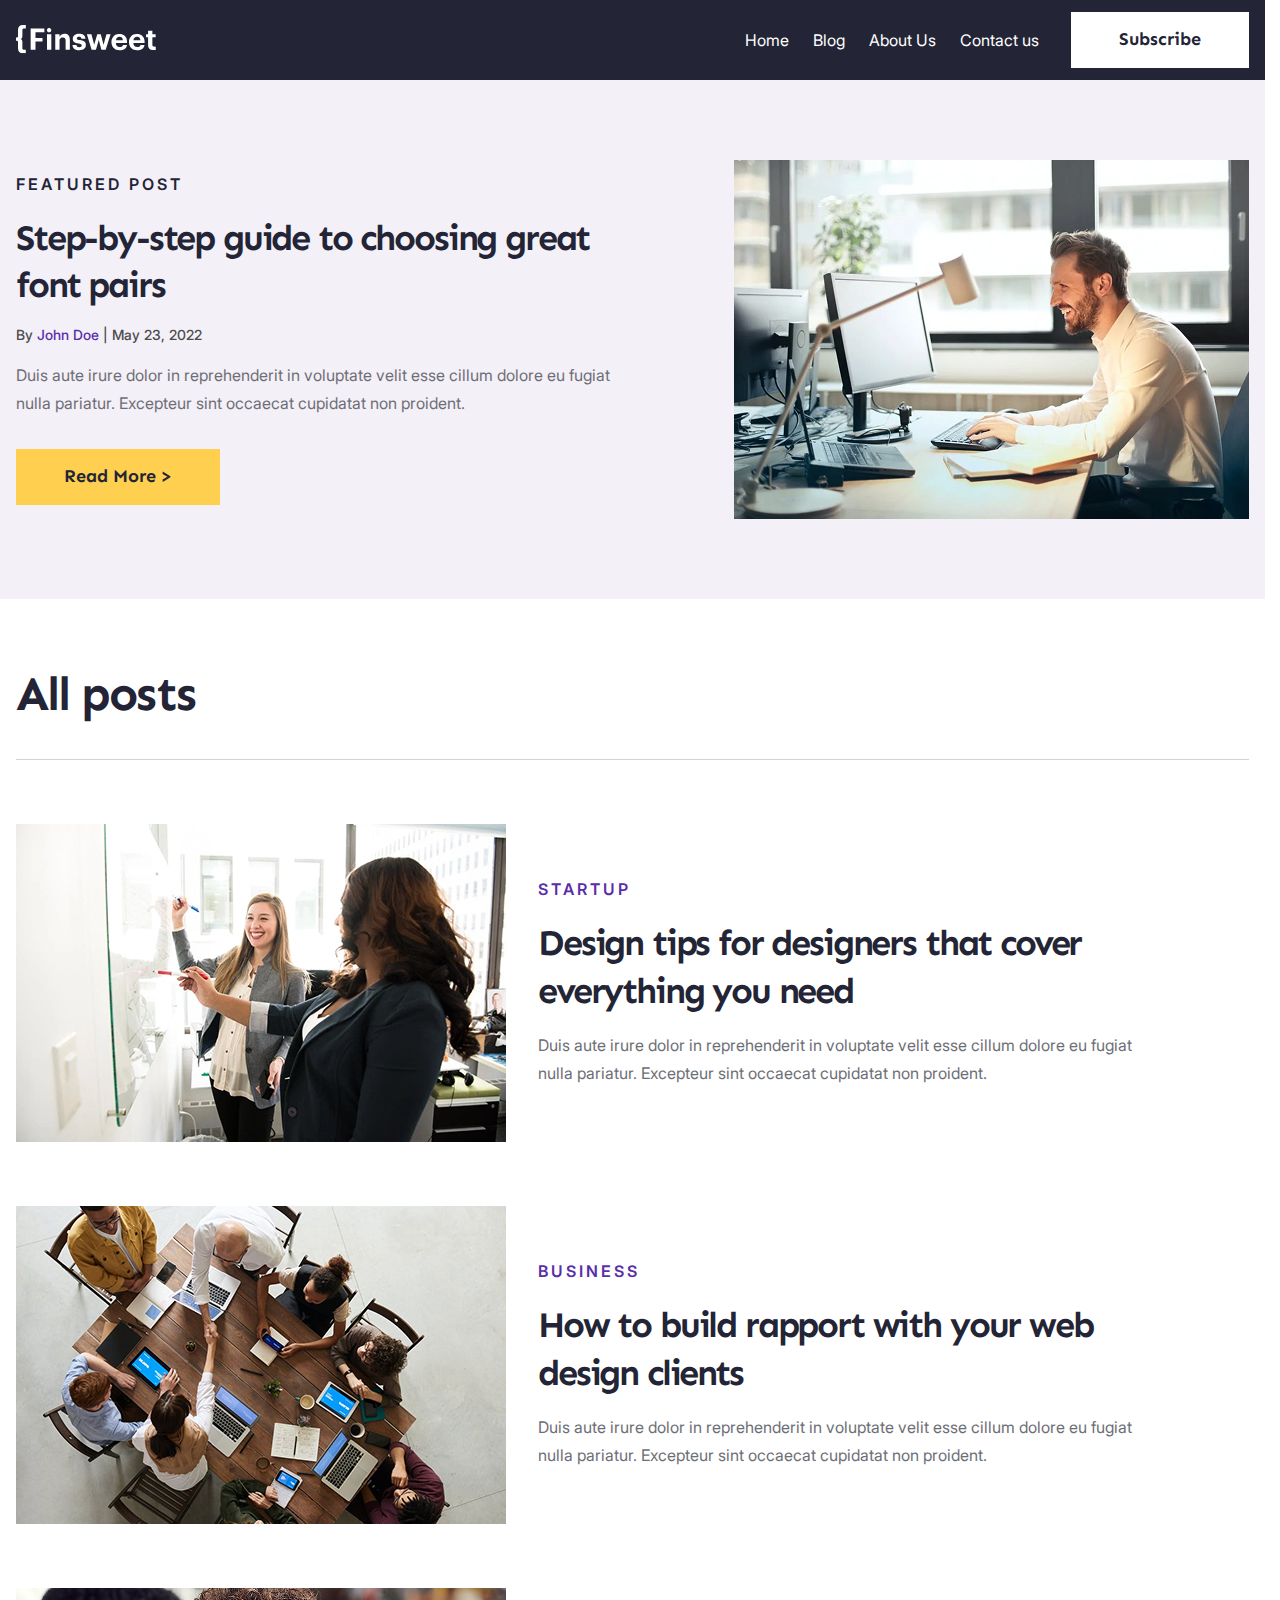
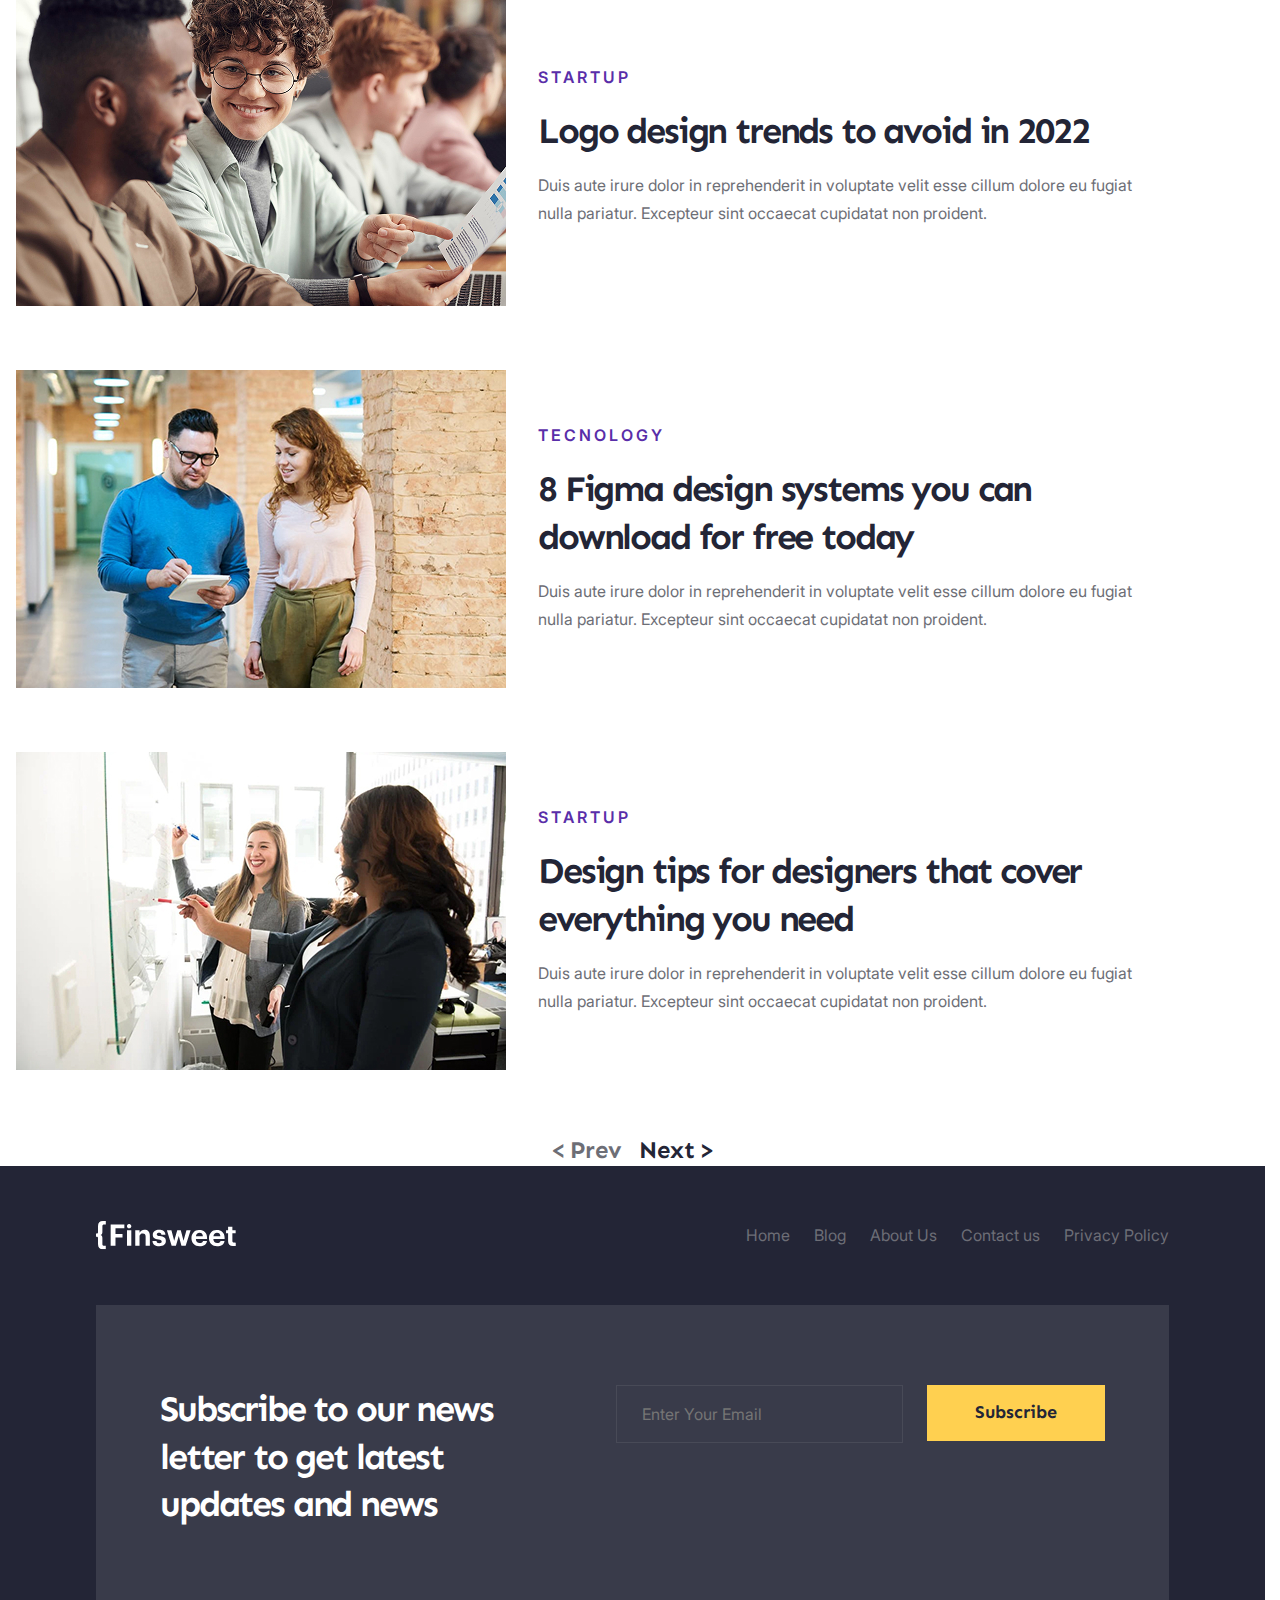
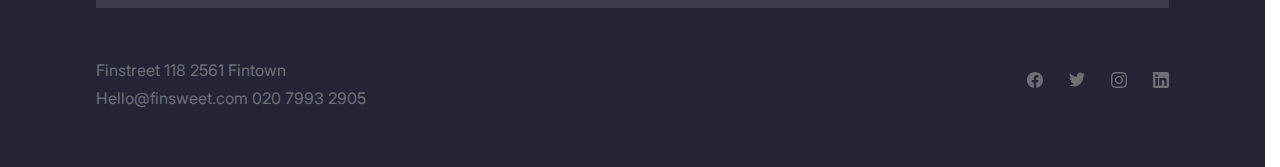
<file: blog.html>
<!DOCTYPE html>
<html lang="en">
<head>
    <meta charset="UTF-8">
    <meta name="viewport" content="width=device-width, initial-scale=1.0">
    <meta http-equiv="X-UA-Compatible" content="ie=edge">
    <title>Finsweet | Blog</title>
    <link rel="stylesheet" href="./css/main.css">
    <link rel="stylesheet" href="https://cdn.jsdelivr.net/npm/swiper@11/swiper-bundle.min.css"/>
    <script src="./js/main.js" type="module" defer></script>
    <script src="https://cdn.jsdelivr.net/npm/swiper@11/swiper-bundle.min.js"></script>
</head>
<body>
    <header class="header" data-js-header>
        <div class="header__inner container">
            <a class="header__logo" href="/" aria-label="Home" title="Home">
                <svg width="140" height="29" viewBox="0 0 140 29" fill="none" xmlns="http://www.w3.org/2000/svg">
                    <g clip-path="url(#clip0_1202_586)">
                    <path d="M139.752 21.6557V25.1203H136.846C133.745 25.0228 132.088 23.3481 132.088 20.2026V12.2899H130.059V9.25068H132.088V5.84814H136.376V9.21523H139.655V12.2456H136.376V19.7773C136.376 20.7962 136.58 21.6114 138.148 21.6114L139.752 21.6557Z" fill="white"/>
                    <path d="M112.965 17.2166V16.9862C112.919 15.9671 113.074 14.9488 113.422 13.9898C113.77 13.0308 114.303 12.1498 114.992 11.3975C115.681 10.6451 116.512 10.0361 117.437 9.6054C118.362 9.17468 119.362 8.9307 120.382 8.88745C120.585 8.88745 120.798 8.88745 121.002 8.88745C125.051 8.88745 128.604 11.2444 128.604 16.8621V18.0583H117.351C117.466 20.6457 118.866 22.1077 121.223 22.1077C123.252 22.1077 124.2 21.2216 124.475 19.928H128.525C128.028 23.3039 125.335 25.1824 121.073 25.1824C116.394 25.1469 112.965 22.1875 112.965 17.2166ZM124.387 15.3469C124.236 12.99 123.049 11.8558 120.984 11.8558C118.919 11.8558 117.732 13.1318 117.44 15.3469H124.387Z" fill="white"/>
                    <path d="M95.4573 17.2166V16.9862C95.4108 15.9685 95.5654 14.9516 95.9122 13.9937C96.259 13.0358 96.7912 12.1557 97.4783 11.4035C98.1654 10.6514 98.994 10.042 99.9168 9.61032C100.839 9.1786 101.838 8.93296 102.856 8.88745C103.06 8.88745 103.272 8.88745 103.476 8.88745C107.526 8.88745 111.088 11.2444 111.088 16.8621V18.0583H99.8433C99.9585 20.6457 101.359 22.1077 103.716 22.1077C105.745 22.1077 106.693 21.2216 106.967 19.928H111.017C110.512 23.3039 107.818 25.1824 103.556 25.1824C98.8864 25.1469 95.4573 22.1875 95.4573 17.2166ZM106.879 15.3469C106.728 12.99 105.541 11.8558 103.476 11.8558C101.412 11.8558 100.26 13.1672 99.932 15.3381L106.879 15.3469Z" fill="white"/>
                    <path d="M70.8867 9.21509H75.4234L78.1968 19.7239L81.2361 9.21509H84.7804L87.5272 19.7239L90.4513 9.21509H94.607L89.6804 24.8277H85.4272L82.769 15.0277L79.9247 24.8277H75.6184L70.8867 9.21509Z" fill="white"/>
                    <path d="M56.4688 19.9189H60.5181C60.7042 21.3278 61.4042 22.1341 63.265 22.1341C64.9308 22.1341 65.7017 21.505 65.7017 20.4328C65.7017 19.3607 64.8156 18.9088 62.5472 18.5898C58.3915 17.9607 56.7877 16.7645 56.7877 13.7164C56.7877 10.4645 59.765 8.85181 62.9903 8.85181C66.4548 8.85181 69.0688 10.11 69.4409 13.6986H65.4447C65.4192 13.4212 65.339 13.1516 65.2087 12.9053C65.0784 12.6591 64.9006 12.4411 64.6855 12.264C64.4705 12.0868 64.2225 11.9541 63.9559 11.8733C63.6892 11.7926 63.4092 11.7655 63.132 11.7936H62.9991C61.5991 11.7936 60.7839 12.4493 60.7839 13.4062C60.7839 14.3632 61.5371 14.7797 63.8232 15.1075C67.7042 15.6923 69.8751 16.6759 69.8751 20.0164C69.8751 23.3569 67.4206 25.1467 63.3093 25.1467C59.1979 25.1467 56.5839 23.2948 56.4688 19.9189Z" fill="white"/>
                    <path d="M39.2617 9.21514H43.5503V11.6873C44.0337 10.7799 44.7674 10.0304 45.6643 9.52772C46.5612 9.02509 47.5835 8.79051 48.6098 8.85185C51.6491 8.85185 53.8554 10.7038 53.8554 14.9303V24.8632H49.6199V15.5506C49.6199 13.4329 48.7959 12.4227 46.882 12.4227C46.4774 12.3875 46.0699 12.4325 45.6829 12.5552C45.2958 12.6779 44.9368 12.8758 44.6264 13.1376C44.316 13.3995 44.0604 13.72 43.8742 14.0809C43.688 14.4417 43.5749 14.8358 43.5415 15.2405C43.5193 15.4288 43.5193 15.6192 43.5415 15.8076V24.8278H39.2617V9.21514Z" fill="white"/>
                    <path d="M30.9858 5.28988C30.9703 4.86229 31.0819 4.4397 31.3067 4.07562C31.5315 3.71153 31.8592 3.42233 32.2484 3.24462C32.6377 3.06691 33.0709 3.00868 33.4932 3.07731C33.9155 3.14594 34.308 3.33834 34.6209 3.63016C34.9338 3.92197 35.1531 4.30007 35.2511 4.71659C35.349 5.13311 35.3211 5.56932 35.171 5.96998C35.0208 6.37065 34.7552 6.71776 34.4076 6.96737C34.0601 7.21697 33.6463 7.35785 33.2187 7.37216H33.139C32.8736 7.38896 32.6074 7.35319 32.3559 7.2669C32.1043 7.18062 31.8723 7.04551 31.673 6.86934C31.4738 6.69317 31.3113 6.4794 31.1949 6.24028C31.0785 6.00117 31.0105 5.74143 30.9947 5.47596C30.9873 5.41422 30.9843 5.35204 30.9858 5.28988ZM30.9858 9.2152H35.3187V24.8279H31.0035L30.9858 9.2152Z" fill="white"/>
                    <path d="M14.6562 3.49121H28.355V7.27476H19.4942V12.9191H26.5119V16.5608H19.4854V24.8279H14.6562V3.49121Z" fill="white"/>
                    <path d="M6.38861 10.4734C6.38861 11.8114 6.38861 13.4418 4.54557 14.1063C6.43291 14.7532 6.38861 16.1266 6.38861 17.562V22.8785C6.38861 23.8886 6.7962 24.5 7.52279 24.6506C7.68244 24.7045 7.85064 24.7285 8.01899 24.7215H9.79114V28.2658H6.86709C3.7481 28.2658 2.02911 26.4937 2.02911 23.2063V16.9152C2.00699 16.5922 1.86458 16.2893 1.63 16.0662C1.39541 15.8431 1.08571 15.716 0.762025 15.7101H0V12.6H0.762025C1.09216 12.5956 1.40796 12.4644 1.64388 12.2334C1.87981 12.0024 2.01776 11.6895 2.02911 11.3595V4.97975C2.02911 1.74557 3.71266 0 6.86709 0H9.81772V3.49114H8.04557C7.87702 3.49163 7.70958 3.51854 7.54937 3.57089C6.82278 3.75696 6.41519 4.35949 6.41519 5.34304L6.38861 10.4734Z" fill="white"/>
                    </g>
                    <defs>
                    <clipPath id="clip0_1202_586">
                    <rect width="140" height="28.3544" fill="white"/>
                    </clipPath>
                    </defs>
                </svg>            
            </a>
            <div class="header__body" data-js-header-body>
                <nav class="header__menu">
                    <ul class="header__menu-list">
                        <li class="header__menu-item">
                            <a class="header__menu-link" href="./index.html">
                                Home
                            </a>
                        </li>
                        <li class="header__menu-item">
                            <a class="header__menu-link" href="/">
                                Blog
                            </a>
                        </li>
                        <li class="header__menu-item">
                            <a class="header__menu-link" href="/">
                                About Us
                            </a>
                        </li>
                        <li class="header__menu-item">
                            <a class="header__menu-link" href="/">
                                Contact us
                            </a>
                        </li>
                    </ul>
                </nav>
                <button class="header__button button-menu" type="button">
                    <span>Subscribe</span>
                </button>
            </div>
            <button class="header__burger-button burger-button visible-mobile" type="button" aria-label="Open menu" title="Open menu" data-js-header-burger-button>
                <span class="burger-button__line"></span>
                <span class="burger-button__line"></span>
                <span class="burger-button__line"></span>
            </button>
        </div>
    </header>

    <main>
        <section class="blog-hero" aria-labelledby="blog-hero-title">
            <h1 class="blog-hero__title visually-hidden" id="blog-hero-title">Blog posts</h1>
            <div class="blog-hero__inner container">
                <div class="blog-hero__content">
                    <span class="blog-hero__subtitle subtitle-base">Featured Post</span>
                    <h2 class="blog-hero__heading h2">Step-by-step guide to choosing great font pairs</h2>
                    <div class="blog-hero__meta post-meta post-meta--base">
                        <span class="post-meta__author">
                            By <span class="post-meta__accent post-meta__accent--purple">John Doe</span>
                        </span>
                        <span class="post-meta__separator"> | </span>
                        <span class="post-meta__date">
                            <time datetime="2022-05-23">May 23, 2022</time>
                        </span>
                    </div>
                    <div class="blog-hero__description">
                        <p>
                            Duis aute irure dolor in reprehenderit in voluptate velit esse cillum dolore eu fugiat nulla pariatur. Excepteur sint occaecat cupidatat non proident.
                        </p>
                    </div>
                    <a class="blog-hero__link button-base" href="/">Read More ></a>
                </div>
                <div class="blog-hero__image">
                    <img class="blog-hero__image" src="./img/blog-hero/blog-hero-bg.jpg" alt="A man sits at his workplace and types something while looking at the monitor" width="515" height="359" loading="lazy">
                </div>
            </div>
        </section>
        <section class="blog-posts" aria-labelledby="blog-posts-title">
            <div class="blog-posts__inner container">
                <h2 class="blog-posts__title h1" id="blog-posts-title">All posts</h2>
                <div class="blog-posts__card">
                    <div class="card-post">
                        <ul class="card-post__list">
                            <li class="card-post__item">
                                <article class="card-post__body">
                                    <div class="card-posts__image">
                                        <img src="./img/card-post/1.jpg" alt="Two girls drawing on the board with a marker" width="490" height="318" loading="lazy">
                                    </div>
                                    <div class="card-post__content">
                                        <span class="card-post__subtitle subtitle-base subtitle-base--purple">Startup</span>
                                        <a class="card-post__title-link h2" href="/">Design tips for designers that cover everything you need</a>
                                        <div class="card-post__description">
                                            <p>
                                                Duis aute irure dolor in reprehenderit in voluptate velit esse cillum dolore eu fugiat nulla pariatur. Excepteur sint occaecat cupidatat non proident.
                                            </p>
                                        </div>
                                    </div>
                                </article>
                            </li>
                            <li class="card-post__item">
                                <article class="card-post__body">
                                    <div class="card-posts__image">
                                        <img src="./img/card-post/2.jpg" alt="The team sits at the table and discusses work tasks" width="490" height="318" loading="lazy">
                                    </div>
                                    <div class="card-post__content">
                                        <span class="card-post__subtitle subtitle-base subtitle-base--purple">Business</span>
                                        <a class="card-post__title-link h2" href="/">How to build rapport with your web design clients</a>
                                        <div class="card-post__description">
                                            <p>
                                                Duis aute irure dolor in reprehenderit in voluptate velit esse cillum dolore eu fugiat nulla pariatur. Excepteur sint occaecat cupidatat non proident.
                                            </p>
                                        </div>
                                    </div>
                                </article>
                            </li>
                            <li class="card-post__item">
                                <article class="card-post__body">
                                    <div class="card-posts__image">
                                        <img src="./img/card-post/3.jpg" alt="A girl in glasses shows something on a piece of paper to a man" width="490" height="318" loading="lazy">
                                    </div>
                                    <div class="card-post__content">
                                        <span class="card-post__subtitle subtitle-base subtitle-base--purple">Startup</span>
                                        <a class="card-post__title-link h2" href="/">Logo design trends to avoid in 2022</a>
                                        <div class="card-post__description">
                                            <p>
                                                Duis aute irure dolor in reprehenderit in voluptate velit esse cillum dolore eu fugiat nulla pariatur. Excepteur sint occaecat cupidatat non proident.
                                            </p>
                                        </div>
                                    </div>
                                </article>
                            </li>
                            <li class="card-post__item">
                                <article class="card-post__body">
                                    <div class="card-posts__image">
                                        <img src="./img/card-post/4.jpg" alt="A man explains to a girl how the system works" width="490" height="318" loading="lazy">
                                    </div>
                                    <div class="card-post__content">
                                        <span class="card-post__subtitle subtitle-base subtitle-base--purple">Tecnology</span>
                                        <a class="card-post__title-link h2" href="/">8 Figma design systems you can download for free today</a>
                                        <div class="card-post__description">
                                            <p>
                                                Duis aute irure dolor in reprehenderit in voluptate velit esse cillum dolore eu fugiat nulla pariatur. Excepteur sint occaecat cupidatat non proident.
                                            </p>
                                        </div>
                                    </div>
                                </article>
                            </li>
                            <li class="card-post__item">
                                <article class="card-post__body">
                                    <div class="card-posts__image">
                                        <img src="./img/card-post/1.jpg" alt="Two girls drawing on the board with a marker" width="490" height="318" loading="lazy">
                                    </div>
                                    <div class="card-post__content">
                                        <span class="card-post__subtitle subtitle-base subtitle-base--purple">Startup</span>
                                        <a class="card-post__title-link h2" href="/">Design tips for designers that cover everything you need</a>
                                        <div class="card-post__description">
                                            <p>
                                                Duis aute irure dolor in reprehenderit in voluptate velit esse cillum dolore eu fugiat nulla pariatur. Excepteur sint occaecat cupidatat non proident.
                                            </p>
                                        </div>
                                    </div>
                                </article>
                            </li>                            
                        </ul>
                    </div>
                </div>
                <div class="blog-posts__navigation">
                    <a class="blog-posts__link-prev h4 is-active" href="/" >Prev</a>
                    <a class="blog-posts__link-next h4" href="/" >Next</a>
                </div>
            </div>
            
        </section>        
    </main>

    <footer class="footer">
        <div class="footer__inner container">
            <div class="footer__navigation">
                <a class="footer__logo" href="/" aria-label="Home" title="Home">
                    <svg width="140" height="29" viewBox="0 0 140 29" fill="none" xmlns="http://www.w3.org/2000/svg">
                        <g clip-path="url(#clip0_1202_586)">
                        <path d="M139.752 21.6557V25.1203H136.846C133.745 25.0228 132.088 23.3481 132.088 20.2026V12.2899H130.059V9.25068H132.088V5.84814H136.376V9.21523H139.655V12.2456H136.376V19.7773C136.376 20.7962 136.58 21.6114 138.148 21.6114L139.752 21.6557Z" fill="white"/>
                        <path d="M112.965 17.2166V16.9862C112.919 15.9671 113.074 14.9488 113.422 13.9898C113.77 13.0308 114.303 12.1498 114.992 11.3975C115.681 10.6451 116.512 10.0361 117.437 9.6054C118.362 9.17468 119.362 8.9307 120.382 8.88745C120.585 8.88745 120.798 8.88745 121.002 8.88745C125.051 8.88745 128.604 11.2444 128.604 16.8621V18.0583H117.351C117.466 20.6457 118.866 22.1077 121.223 22.1077C123.252 22.1077 124.2 21.2216 124.475 19.928H128.525C128.028 23.3039 125.335 25.1824 121.073 25.1824C116.394 25.1469 112.965 22.1875 112.965 17.2166ZM124.387 15.3469C124.236 12.99 123.049 11.8558 120.984 11.8558C118.919 11.8558 117.732 13.1318 117.44 15.3469H124.387Z" fill="white"/>
                        <path d="M95.4573 17.2166V16.9862C95.4108 15.9685 95.5654 14.9516 95.9122 13.9937C96.259 13.0358 96.7912 12.1557 97.4783 11.4035C98.1654 10.6514 98.994 10.042 99.9168 9.61032C100.839 9.1786 101.838 8.93296 102.856 8.88745C103.06 8.88745 103.272 8.88745 103.476 8.88745C107.526 8.88745 111.088 11.2444 111.088 16.8621V18.0583H99.8433C99.9585 20.6457 101.359 22.1077 103.716 22.1077C105.745 22.1077 106.693 21.2216 106.967 19.928H111.017C110.512 23.3039 107.818 25.1824 103.556 25.1824C98.8864 25.1469 95.4573 22.1875 95.4573 17.2166ZM106.879 15.3469C106.728 12.99 105.541 11.8558 103.476 11.8558C101.412 11.8558 100.26 13.1672 99.932 15.3381L106.879 15.3469Z" fill="white"/>
                        <path d="M70.8867 9.21509H75.4234L78.1968 19.7239L81.2361 9.21509H84.7804L87.5272 19.7239L90.4513 9.21509H94.607L89.6804 24.8277H85.4272L82.769 15.0277L79.9247 24.8277H75.6184L70.8867 9.21509Z" fill="white"/>
                        <path d="M56.4688 19.9189H60.5181C60.7042 21.3278 61.4042 22.1341 63.265 22.1341C64.9308 22.1341 65.7017 21.505 65.7017 20.4328C65.7017 19.3607 64.8156 18.9088 62.5472 18.5898C58.3915 17.9607 56.7877 16.7645 56.7877 13.7164C56.7877 10.4645 59.765 8.85181 62.9903 8.85181C66.4548 8.85181 69.0688 10.11 69.4409 13.6986H65.4447C65.4192 13.4212 65.339 13.1516 65.2087 12.9053C65.0784 12.6591 64.9006 12.4411 64.6855 12.264C64.4705 12.0868 64.2225 11.9541 63.9559 11.8733C63.6892 11.7926 63.4092 11.7655 63.132 11.7936H62.9991C61.5991 11.7936 60.7839 12.4493 60.7839 13.4062C60.7839 14.3632 61.5371 14.7797 63.8232 15.1075C67.7042 15.6923 69.8751 16.6759 69.8751 20.0164C69.8751 23.3569 67.4206 25.1467 63.3093 25.1467C59.1979 25.1467 56.5839 23.2948 56.4688 19.9189Z" fill="white"/>
                        <path d="M39.2617 9.21514H43.5503V11.6873C44.0337 10.7799 44.7674 10.0304 45.6643 9.52772C46.5612 9.02509 47.5835 8.79051 48.6098 8.85185C51.6491 8.85185 53.8554 10.7038 53.8554 14.9303V24.8632H49.6199V15.5506C49.6199 13.4329 48.7959 12.4227 46.882 12.4227C46.4774 12.3875 46.0699 12.4325 45.6829 12.5552C45.2958 12.6779 44.9368 12.8758 44.6264 13.1376C44.316 13.3995 44.0604 13.72 43.8742 14.0809C43.688 14.4417 43.5749 14.8358 43.5415 15.2405C43.5193 15.4288 43.5193 15.6192 43.5415 15.8076V24.8278H39.2617V9.21514Z" fill="white"/>
                        <path d="M30.9858 5.28988C30.9703 4.86229 31.0819 4.4397 31.3067 4.07562C31.5315 3.71153 31.8592 3.42233 32.2484 3.24462C32.6377 3.06691 33.0709 3.00868 33.4932 3.07731C33.9155 3.14594 34.308 3.33834 34.6209 3.63016C34.9338 3.92197 35.1531 4.30007 35.2511 4.71659C35.349 5.13311 35.3211 5.56932 35.171 5.96998C35.0208 6.37065 34.7552 6.71776 34.4076 6.96737C34.0601 7.21697 33.6463 7.35785 33.2187 7.37216H33.139C32.8736 7.38896 32.6074 7.35319 32.3559 7.2669C32.1043 7.18062 31.8723 7.04551 31.673 6.86934C31.4738 6.69317 31.3113 6.4794 31.1949 6.24028C31.0785 6.00117 31.0105 5.74143 30.9947 5.47596C30.9873 5.41422 30.9843 5.35204 30.9858 5.28988ZM30.9858 9.2152H35.3187V24.8279H31.0035L30.9858 9.2152Z" fill="white"/>
                        <path d="M14.6562 3.49121H28.355V7.27476H19.4942V12.9191H26.5119V16.5608H19.4854V24.8279H14.6562V3.49121Z" fill="white"/>
                        <path d="M6.38861 10.4734C6.38861 11.8114 6.38861 13.4418 4.54557 14.1063C6.43291 14.7532 6.38861 16.1266 6.38861 17.562V22.8785C6.38861 23.8886 6.7962 24.5 7.52279 24.6506C7.68244 24.7045 7.85064 24.7285 8.01899 24.7215H9.79114V28.2658H6.86709C3.7481 28.2658 2.02911 26.4937 2.02911 23.2063V16.9152C2.00699 16.5922 1.86458 16.2893 1.63 16.0662C1.39541 15.8431 1.08571 15.716 0.762025 15.7101H0V12.6H0.762025C1.09216 12.5956 1.40796 12.4644 1.64388 12.2334C1.87981 12.0024 2.01776 11.6895 2.02911 11.3595V4.97975C2.02911 1.74557 3.71266 0 6.86709 0H9.81772V3.49114H8.04557C7.87702 3.49163 7.70958 3.51854 7.54937 3.57089C6.82278 3.75696 6.41519 4.35949 6.41519 5.34304L6.38861 10.4734Z" fill="white"/>
                        </g>
                        <defs>
                        <clipPath id="clip0_1202_586">
                        <rect width="140" height="28.3544" fill="white"/>
                        </clipPath>
                        </defs>
                    </svg>            
                </a>
                <nav class="footer__menu">
                    <ul class="footer__menu-list">
                        <li class="footer__menu-item">
                            <a class="footer__menu-link" href="/">
                                Home
                            </a>
                        </li>
                        <li class="footer__menu-item">
                            <a class="footer__menu-link" href="/">
                                Blog
                            </a>
                        </li>
                        <li class="footer__menu-item">
                            <a class="footer__menu-link" href="/">
                                About Us
                            </a>
                        </li>
                        <li class="footer__menu-item">
                            <a class="footer__menu-link" href="/">
                                Contact us
                            </a>
                        </li>
                        <li class="footer__menu-item">
                            <a class="footer__menu-link" href="/">
                                Privacy Policy
                            </a>
                        </li>
                    </ul>
                </nav>
            </div>
            <div class="footer__body">
                <p class="footer__text h2">Subscribe to our news letter to get latest updates and news</p>
                <form class="footer__form form" action="/">
                    <div class="form__cell">
                        <label class="form__cell-label visually-hidden" for="email">Email</label>
                        <input class="form__cell-input" id="email" placeholder="Enter Your Email" required>                                           
                    </div>
                    <button class="form__button button-base button-base--footer">Subscribe</button>
                </form>
            </div>
            <div class="footer__copyright">
                <div class="footer__copyright-wrapper">
                    <p class="footer__copyright-text">Finstreet 118 2561 Fintown</p>
                    <a class="footer__copyright-email" href="mailto:Hello@finsweet.com">Hello@finsweet.com</a>
                    <span>020 7993 2905</span>
                </div>
                <div class="footer__soc1als footer-soc1als">
                    <ul class="footer-soc1als__list">
                        <li class="footer-soc1als__item">
                            <svg width="16" height="16" viewBox="0 0 16 16" fill="none" xmlns="http://www.w3.org/2000/svg">
                                <path d="M16 8C16 3.58172 12.4183 0 8 0C3.58172 0 0 3.58172 0 8C0 11.993 2.92547 15.3027 6.75 15.9028V10.3125H4.71875V8H6.75V6.2375C6.75 4.2325 7.94438 3.125 9.77172 3.125C10.6467 3.125 11.5625 3.28125 11.5625 3.28125V5.25H10.5538C9.56 5.25 9.25 5.86672 9.25 6.5V8H11.4688L11.1141 10.3125H9.25V15.9028C13.0745 15.3027 16 11.993 16 8Z" fill="#232536"/>
                            </svg>
                        </li>
                        <li class="footer-soc1als__item">
                            <svg width="16" height="17" viewBox="0 0 16 17" fill="none" xmlns="http://www.w3.org/2000/svg">
                                <path d="M5.03344 15.4068C11.0697 15.4068 14.3722 10.0919 14.3722 5.48434C14.3722 5.33492 14.3691 5.18219 14.3628 5.03277C15.0052 4.53914 15.5597 3.9277 16 3.22719C15.4017 3.51003 14.7664 3.69475 14.1159 3.77504C14.8009 3.33883 15.3137 2.65356 15.5594 1.84627C14.915 2.252 14.2104 2.5382 13.4756 2.69262C12.9806 2.13371 12.326 1.76364 11.6131 1.63964C10.9003 1.51563 10.1688 1.6446 9.53183 2.00659C8.89486 2.36858 8.38787 2.94344 8.08923 3.64228C7.7906 4.34113 7.71695 5.12504 7.87969 5.87281C6.575 5.80325 5.29862 5.44314 4.13332 4.81584C2.96802 4.18853 1.9398 3.30804 1.11531 2.23143C0.696266 2.99907 0.568038 3.90743 0.756687 4.77192C0.945337 5.6364 1.43671 6.39213 2.13094 6.88551C1.60975 6.86793 1.09998 6.71883 0.64375 6.45055V6.49371C0.643283 7.29929 0.905399 8.08018 1.38554 8.70365C1.86568 9.32711 2.53422 9.75467 3.2775 9.91363C2.7947 10.054 2.28799 10.0744 1.79656 9.9734C2.0063 10.6662 2.41438 11.2721 2.96385 11.7067C3.51331 12.1412 4.17675 12.3826 4.86156 12.3972C3.69895 13.3676 2.26278 13.8939 0.784375 13.8914C0.522191 13.8909 0.260266 13.8739 0 13.8402C1.5019 14.864 3.24902 15.4077 5.03344 15.4068Z" fill="#232536"/>
                            </svg>
                        </li>
                        <li class="footer-soc1als__item">
                        <svg width="16" height="16" viewBox="0 0 16 16" fill="none" xmlns="http://www.w3.org/2000/svg">
                            <g clip-path="url(#clip0_1211_619)">
                            <path d="M8 1.44062C10.1375 1.44062 10.3906 1.45 11.2313 1.4875C12.0125 1.52187 12.4344 1.65313 12.7156 1.7625C13.0875 1.90625 13.3563 2.08125 13.6344 2.35937C13.9156 2.64062 14.0875 2.90625 14.2313 3.27813C14.3406 3.55937 14.4719 3.98437 14.5063 4.7625C14.5438 5.60625 14.5531 5.85938 14.5531 7.99375C14.5531 10.1312 14.5438 10.3844 14.5063 11.225C14.4719 12.0063 14.3406 12.4281 14.2313 12.7094C14.0875 13.0813 13.9125 13.35 13.6344 13.6281C13.3531 13.9094 13.0875 14.0813 12.7156 14.225C12.4344 14.3344 12.0094 14.4656 11.2313 14.5C10.3875 14.5375 10.1344 14.5469 8 14.5469C5.8625 14.5469 5.60938 14.5375 4.76875 14.5C3.9875 14.4656 3.56563 14.3344 3.28438 14.225C2.9125 14.0813 2.64375 13.9062 2.36563 13.6281C2.08438 13.3469 1.9125 13.0813 1.76875 12.7094C1.65938 12.4281 1.52813 12.0031 1.49375 11.225C1.45625 10.3813 1.44688 10.1281 1.44688 7.99375C1.44688 5.85625 1.45625 5.60312 1.49375 4.7625C1.52813 3.98125 1.65938 3.55937 1.76875 3.27813C1.9125 2.90625 2.0875 2.6375 2.36563 2.35937C2.64688 2.07812 2.9125 1.90625 3.28438 1.7625C3.56563 1.65313 3.99063 1.52187 4.76875 1.4875C5.60938 1.45 5.8625 1.44062 8 1.44062ZM8 0C5.82813 0 5.55625 0.009375 4.70313 0.046875C3.85313 0.084375 3.26875 0.221875 2.7625 0.41875C2.23438 0.625 1.7875 0.896875 1.34375 1.34375C0.896875 1.7875 0.625 2.23438 0.41875 2.75938C0.221875 3.26875 0.084375 3.85 0.046875 4.7C0.009375 5.55625 0 5.82812 0 8C0 10.1719 0.009375 10.4437 0.046875 11.2969C0.084375 12.1469 0.221875 12.7312 0.41875 13.2375C0.625 13.7656 0.896875 14.2125 1.34375 14.6562C1.7875 15.1 2.23438 15.375 2.75938 15.5781C3.26875 15.775 3.85 15.9125 4.7 15.95C5.55313 15.9875 5.825 15.9969 7.99688 15.9969C10.1688 15.9969 10.4406 15.9875 11.2938 15.95C12.1438 15.9125 12.7281 15.775 13.2344 15.5781C13.7594 15.375 14.2063 15.1 14.65 14.6562C15.0938 14.2125 15.3688 13.7656 15.5719 13.2406C15.7688 12.7312 15.9063 12.15 15.9438 11.3C15.9813 10.4469 15.9906 10.175 15.9906 8.00313C15.9906 5.83125 15.9813 5.55937 15.9438 4.70625C15.9063 3.85625 15.7688 3.27187 15.5719 2.76562C15.375 2.23437 15.1031 1.7875 14.6563 1.34375C14.2125 0.9 13.7656 0.625 13.2406 0.421875C12.7313 0.225 12.15 0.0875 11.3 0.05C10.4438 0.009375 10.1719 0 8 0Z" fill="#232536"/>
                            <path d="M8 3.89062C5.73125 3.89062 3.89062 5.73125 3.89062 8C3.89062 10.2688 5.73125 12.1094 8 12.1094C10.2687 12.1094 12.1094 10.2688 12.1094 8C12.1094 5.73125 10.2687 3.89062 8 3.89062ZM8 10.6656C6.52812 10.6656 5.33437 9.47188 5.33437 8C5.33437 6.52813 6.52812 5.33437 8 5.33437C9.47187 5.33437 10.6656 6.52813 10.6656 8C10.6656 9.47188 9.47187 10.6656 8 10.6656Z" fill="#232536"/>
                            <path d="M13.2313 3.72842C13.2313 4.25967 12.8 4.68779 12.2719 4.68779C11.7406 4.68779 11.3125 4.25654 11.3125 3.72842C11.3125 3.19717 11.7438 2.76904 12.2719 2.76904C12.8 2.76904 13.2313 3.20029 13.2313 3.72842Z" fill="#232536"/>
                            </g>
                            <defs>
                            <clipPath id="clip0_1211_619">
                            <rect width="16" height="16" fill="white"/>
                            </clipPath>
                            </defs>
                        </svg>
                        </li>
                        <li class="footer-soc1als__item">
                            <svg width="16" height="16" viewBox="0 0 16 16" fill="none" xmlns="http://www.w3.org/2000/svg">
                                <g clip-path="url(#clip0_1211_624)">
                                <path d="M14.8156 0H1.18125C0.528125 0 0 0.515625 0 1.15313V14.8438C0 15.4813 0.528125 16 1.18125 16H14.8156C15.4688 16 16 15.4813 16 14.8469V1.15313C16 0.515625 15.4688 0 14.8156 0ZM4.74687 13.6344H2.37188V5.99687H4.74687V13.6344ZM3.55938 4.95625C2.79688 4.95625 2.18125 4.34062 2.18125 3.58125C2.18125 2.82188 2.79688 2.20625 3.55938 2.20625C4.31875 2.20625 4.93437 2.82188 4.93437 3.58125C4.93437 4.3375 4.31875 4.95625 3.55938 4.95625ZM13.6344 13.6344H11.2625V9.92188C11.2625 9.0375 11.2469 7.89687 10.0281 7.89687C8.79375 7.89687 8.60625 8.8625 8.60625 9.85938V13.6344H6.2375V5.99687H8.5125V7.04063H8.54375C8.85938 6.44063 9.63438 5.80625 10.7875 5.80625C13.1906 5.80625 13.6344 7.3875 13.6344 9.44375V13.6344Z" fill="#232536"/>
                                </g>
                                <defs>
                                <clipPath id="clip0_1211_624">
                                <rect width="16" height="16" fill="white"/>
                                </clipPath>
                                </defs>
                            </svg>
                        </li>
                    </ul>
                </div>
            </div>
        </div>
    </footer>
</body>
</html>
</file>
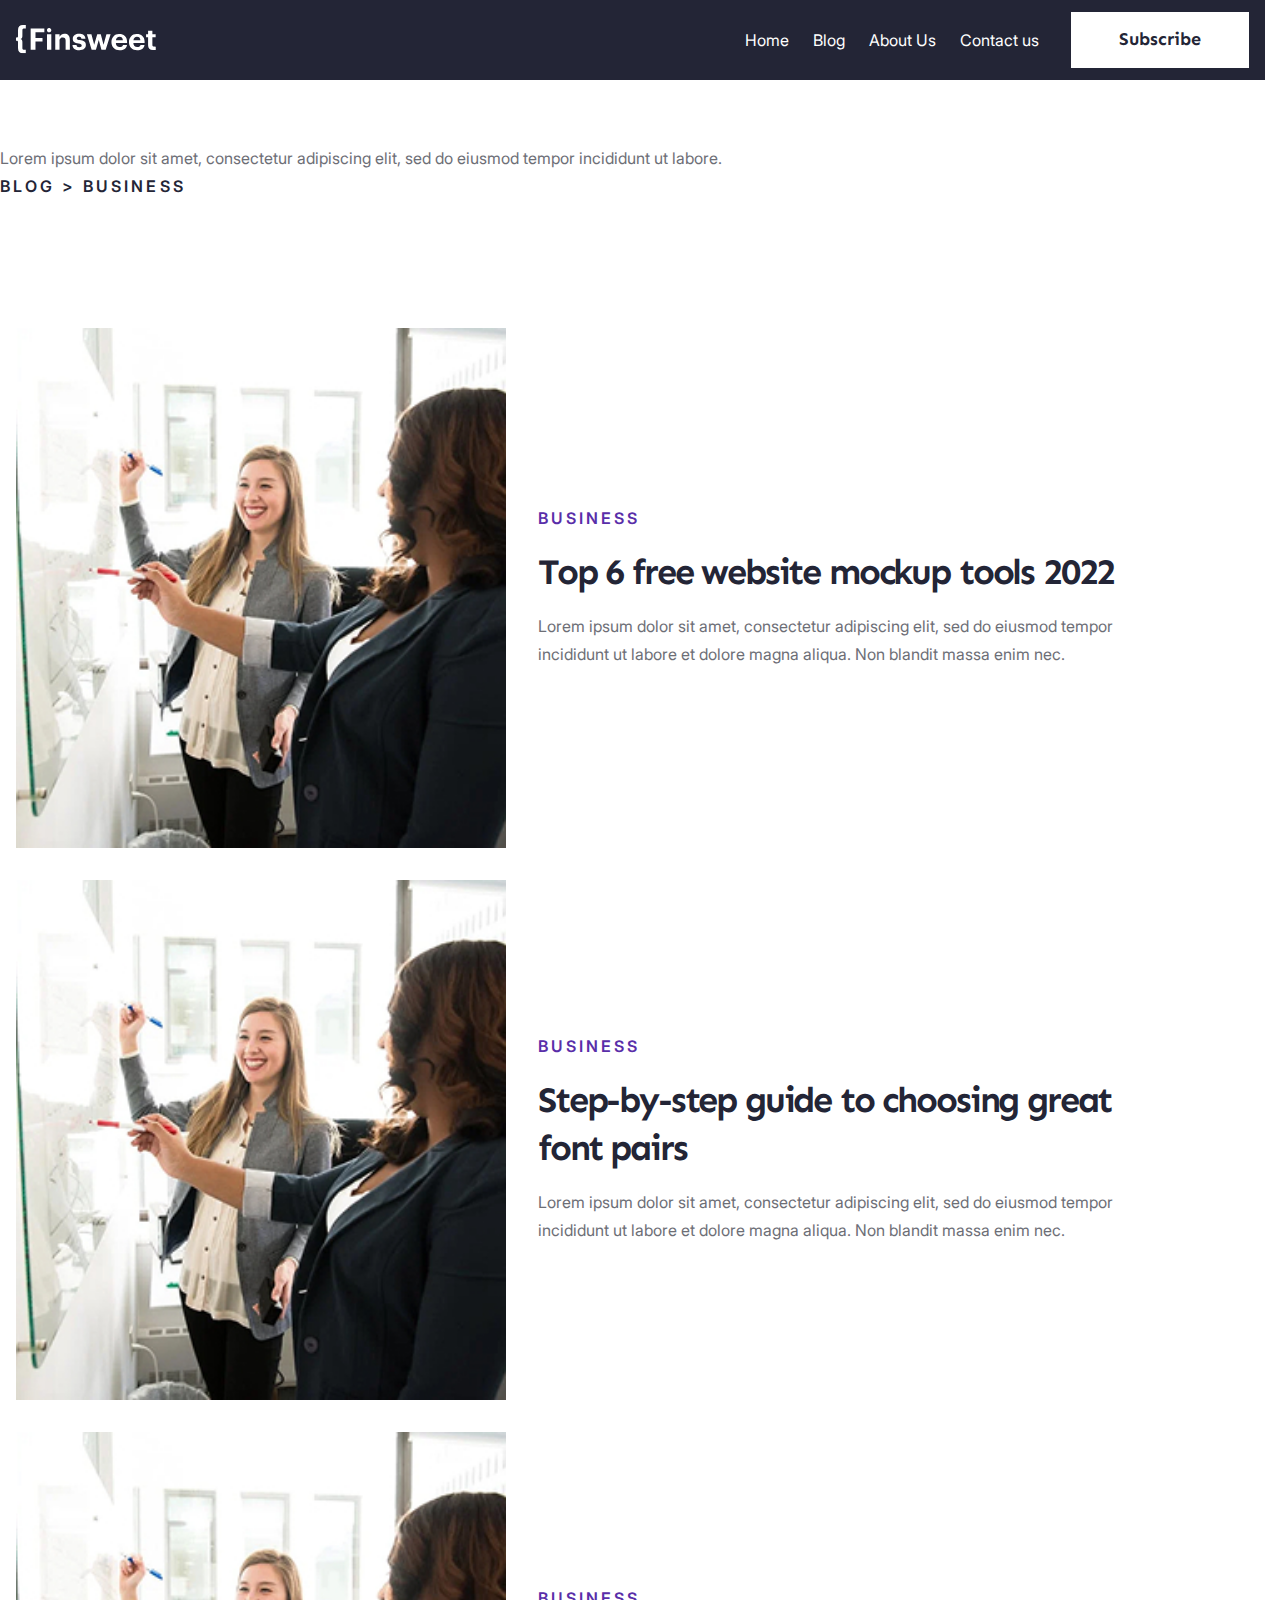
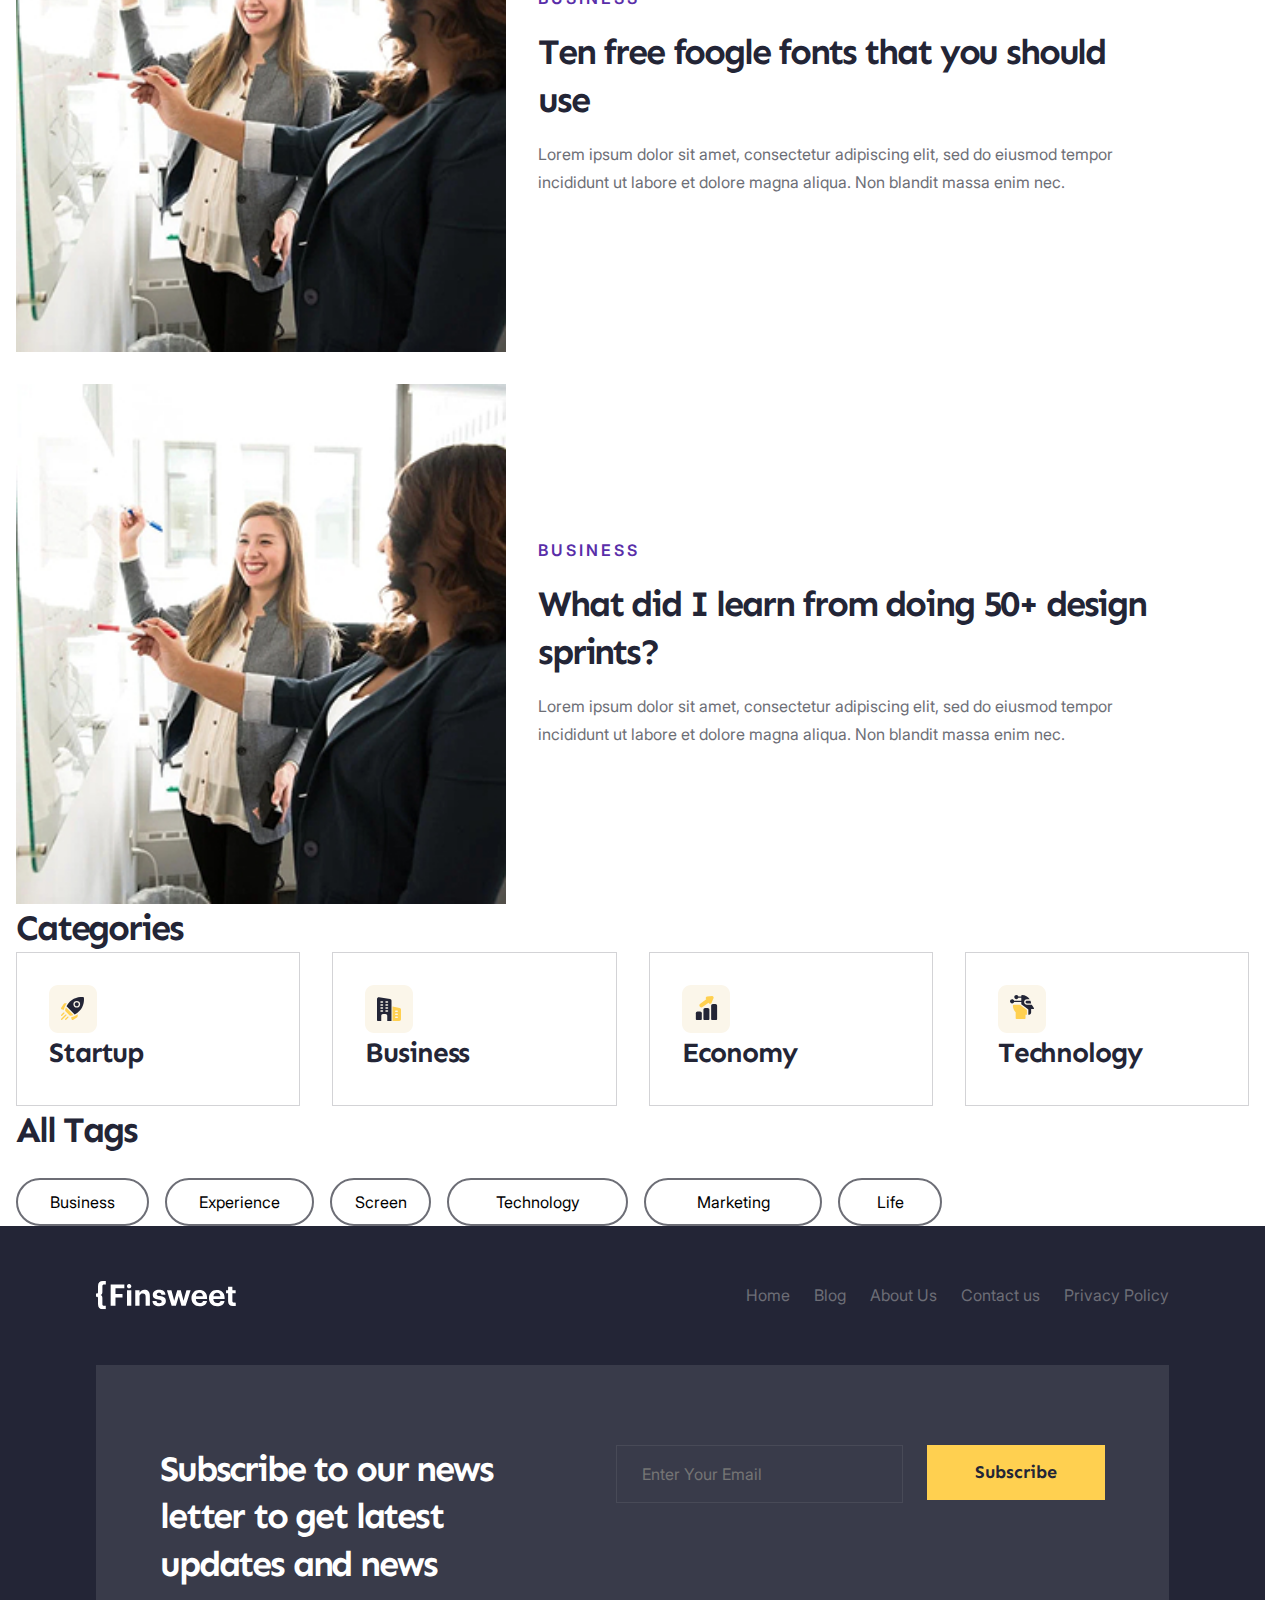
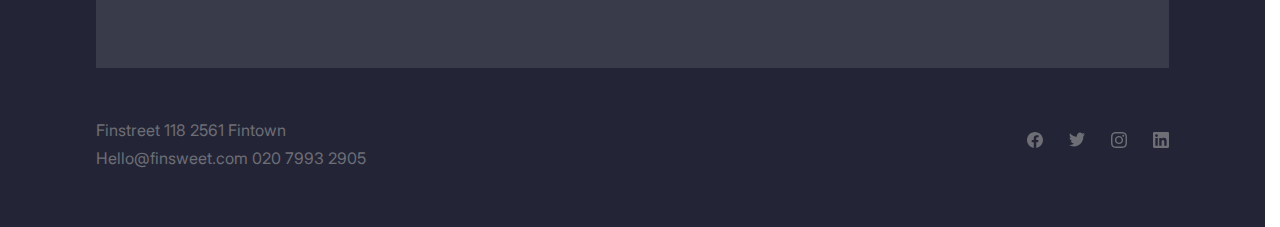
<file: busines.html>
<!DOCTYPE html>
<html lang="en">
<head>
    <meta charset="UTF-8">
    <meta name="viewport" content="width=device-width, initial-scale=1.0">
    <meta http-equiv="X-UA-Compatible" content="ie=edge">
    <title>Finsweet | Busines</title>
    <link rel="stylesheet" href="./css/main.css">
    <link rel="stylesheet" href="https://cdn.jsdelivr.net/npm/swiper@11/swiper-bundle.min.css"/>
    <script src="./js/main.js" type="module" defer></script>
    <script src="https://cdn.jsdelivr.net/npm/swiper@11/swiper-bundle.min.js"></script>
</head>
<body>
    <header class="header" data-js-header>
        <div class="header__inner container">
            <a class="header__logo" href="/" aria-label="Home" title="Home">
                <svg width="140" height="29" viewBox="0 0 140 29" fill="none" xmlns="http://www.w3.org/2000/svg">
                    <g clip-path="url(#clip0_1202_586)">
                    <path d="M139.752 21.6557V25.1203H136.846C133.745 25.0228 132.088 23.3481 132.088 20.2026V12.2899H130.059V9.25068H132.088V5.84814H136.376V9.21523H139.655V12.2456H136.376V19.7773C136.376 20.7962 136.58 21.6114 138.148 21.6114L139.752 21.6557Z" fill="white"/>
                    <path d="M112.965 17.2166V16.9862C112.919 15.9671 113.074 14.9488 113.422 13.9898C113.77 13.0308 114.303 12.1498 114.992 11.3975C115.681 10.6451 116.512 10.0361 117.437 9.6054C118.362 9.17468 119.362 8.9307 120.382 8.88745C120.585 8.88745 120.798 8.88745 121.002 8.88745C125.051 8.88745 128.604 11.2444 128.604 16.8621V18.0583H117.351C117.466 20.6457 118.866 22.1077 121.223 22.1077C123.252 22.1077 124.2 21.2216 124.475 19.928H128.525C128.028 23.3039 125.335 25.1824 121.073 25.1824C116.394 25.1469 112.965 22.1875 112.965 17.2166ZM124.387 15.3469C124.236 12.99 123.049 11.8558 120.984 11.8558C118.919 11.8558 117.732 13.1318 117.44 15.3469H124.387Z" fill="white"/>
                    <path d="M95.4573 17.2166V16.9862C95.4108 15.9685 95.5654 14.9516 95.9122 13.9937C96.259 13.0358 96.7912 12.1557 97.4783 11.4035C98.1654 10.6514 98.994 10.042 99.9168 9.61032C100.839 9.1786 101.838 8.93296 102.856 8.88745C103.06 8.88745 103.272 8.88745 103.476 8.88745C107.526 8.88745 111.088 11.2444 111.088 16.8621V18.0583H99.8433C99.9585 20.6457 101.359 22.1077 103.716 22.1077C105.745 22.1077 106.693 21.2216 106.967 19.928H111.017C110.512 23.3039 107.818 25.1824 103.556 25.1824C98.8864 25.1469 95.4573 22.1875 95.4573 17.2166ZM106.879 15.3469C106.728 12.99 105.541 11.8558 103.476 11.8558C101.412 11.8558 100.26 13.1672 99.932 15.3381L106.879 15.3469Z" fill="white"/>
                    <path d="M70.8867 9.21509H75.4234L78.1968 19.7239L81.2361 9.21509H84.7804L87.5272 19.7239L90.4513 9.21509H94.607L89.6804 24.8277H85.4272L82.769 15.0277L79.9247 24.8277H75.6184L70.8867 9.21509Z" fill="white"/>
                    <path d="M56.4688 19.9189H60.5181C60.7042 21.3278 61.4042 22.1341 63.265 22.1341C64.9308 22.1341 65.7017 21.505 65.7017 20.4328C65.7017 19.3607 64.8156 18.9088 62.5472 18.5898C58.3915 17.9607 56.7877 16.7645 56.7877 13.7164C56.7877 10.4645 59.765 8.85181 62.9903 8.85181C66.4548 8.85181 69.0688 10.11 69.4409 13.6986H65.4447C65.4192 13.4212 65.339 13.1516 65.2087 12.9053C65.0784 12.6591 64.9006 12.4411 64.6855 12.264C64.4705 12.0868 64.2225 11.9541 63.9559 11.8733C63.6892 11.7926 63.4092 11.7655 63.132 11.7936H62.9991C61.5991 11.7936 60.7839 12.4493 60.7839 13.4062C60.7839 14.3632 61.5371 14.7797 63.8232 15.1075C67.7042 15.6923 69.8751 16.6759 69.8751 20.0164C69.8751 23.3569 67.4206 25.1467 63.3093 25.1467C59.1979 25.1467 56.5839 23.2948 56.4688 19.9189Z" fill="white"/>
                    <path d="M39.2617 9.21514H43.5503V11.6873C44.0337 10.7799 44.7674 10.0304 45.6643 9.52772C46.5612 9.02509 47.5835 8.79051 48.6098 8.85185C51.6491 8.85185 53.8554 10.7038 53.8554 14.9303V24.8632H49.6199V15.5506C49.6199 13.4329 48.7959 12.4227 46.882 12.4227C46.4774 12.3875 46.0699 12.4325 45.6829 12.5552C45.2958 12.6779 44.9368 12.8758 44.6264 13.1376C44.316 13.3995 44.0604 13.72 43.8742 14.0809C43.688 14.4417 43.5749 14.8358 43.5415 15.2405C43.5193 15.4288 43.5193 15.6192 43.5415 15.8076V24.8278H39.2617V9.21514Z" fill="white"/>
                    <path d="M30.9858 5.28988C30.9703 4.86229 31.0819 4.4397 31.3067 4.07562C31.5315 3.71153 31.8592 3.42233 32.2484 3.24462C32.6377 3.06691 33.0709 3.00868 33.4932 3.07731C33.9155 3.14594 34.308 3.33834 34.6209 3.63016C34.9338 3.92197 35.1531 4.30007 35.2511 4.71659C35.349 5.13311 35.3211 5.56932 35.171 5.96998C35.0208 6.37065 34.7552 6.71776 34.4076 6.96737C34.0601 7.21697 33.6463 7.35785 33.2187 7.37216H33.139C32.8736 7.38896 32.6074 7.35319 32.3559 7.2669C32.1043 7.18062 31.8723 7.04551 31.673 6.86934C31.4738 6.69317 31.3113 6.4794 31.1949 6.24028C31.0785 6.00117 31.0105 5.74143 30.9947 5.47596C30.9873 5.41422 30.9843 5.35204 30.9858 5.28988ZM30.9858 9.2152H35.3187V24.8279H31.0035L30.9858 9.2152Z" fill="white"/>
                    <path d="M14.6562 3.49121H28.355V7.27476H19.4942V12.9191H26.5119V16.5608H19.4854V24.8279H14.6562V3.49121Z" fill="white"/>
                    <path d="M6.38861 10.4734C6.38861 11.8114 6.38861 13.4418 4.54557 14.1063C6.43291 14.7532 6.38861 16.1266 6.38861 17.562V22.8785C6.38861 23.8886 6.7962 24.5 7.52279 24.6506C7.68244 24.7045 7.85064 24.7285 8.01899 24.7215H9.79114V28.2658H6.86709C3.7481 28.2658 2.02911 26.4937 2.02911 23.2063V16.9152C2.00699 16.5922 1.86458 16.2893 1.63 16.0662C1.39541 15.8431 1.08571 15.716 0.762025 15.7101H0V12.6H0.762025C1.09216 12.5956 1.40796 12.4644 1.64388 12.2334C1.87981 12.0024 2.01776 11.6895 2.02911 11.3595V4.97975C2.02911 1.74557 3.71266 0 6.86709 0H9.81772V3.49114H8.04557C7.87702 3.49163 7.70958 3.51854 7.54937 3.57089C6.82278 3.75696 6.41519 4.35949 6.41519 5.34304L6.38861 10.4734Z" fill="white"/>
                    </g>
                    <defs>
                    <clipPath id="clip0_1202_586">
                    <rect width="140" height="28.3544" fill="white"/>
                    </clipPath>
                    </defs>
                </svg>            
            </a>
            <div class="header__body" data-js-header-body>
                <nav class="header__menu">
                    <ul class="header__menu-list">
                        <li class="header__menu-item">
                            <a class="header__menu-link" href="/">
                                Home
                            </a>
                        </li>
                        <li class="header__menu-item">
                            <a class="header__menu-link" href="./blog.html">
                                Blog
                            </a>
                        </li>
                        <li class="header__menu-item">
                            <a class="header__menu-link" href="/">
                                About Us
                            </a>
                        </li>
                        <li class="header__menu-item">
                            <a class="header__menu-link" href="/">
                                Contact us
                            </a>
                        </li>
                    </ul>
                </nav>
                <button class="header__button button-menu" type="button">
                    <span>Subscribe</span>
                </button>
            </div>
            <button class="header__burger-button burger-button visible-mobile" type="button" aria-label="Open menu" title="Open menu" data-js-header-burger-button>
                <span class="burger-button__line"></span>
                <span class="burger-button__line"></span>
                <span class="burger-button__line"></span>
            </button>
        </div>
    </header>

    <main>
        <section class="busines-hero" aria-labelledby="busines-hero-title">
            <div class="busines-hero__inner">
                <h1 class="busines-hero__title heading-display">Business</h1>
                <div class="busines-hero__description">
                    <p>
                        Lorem ipsum dolor sit amet, consectetur adipiscing elit, sed do eiusmod tempor incididunt ut labore.
                    </p>
                </div>
                <span class="busines-hero__subtitle subtitle-base">Blog > Business</span>
            </div>
        </section>
        <section class="busines-main">
            <div class="busines-main__inner container">
                <div class="busines-main__body">
                    <div class="busine-main__card">
                        <div class="card-post">
                            <ul class="card-post__list card-post__list--busines">
                                <li class="card-post__item">
                                    <article class="card-post__body">
                                        <div class="card-posts__image">
                                            <img src="./img/busines-main/card-bg.jpg" alt="Two girls drawing on the board with a marker" width="490" height="318" loading="lazy">
                                        </div>
                                        <div class="card-post__content">
                                            <span class="card-post__subtitle subtitle-base subtitle-base--purple">Business</span>
                                            <a class="card-post__title-link h2" href="/">Top 6 free website mockup tools 2022</a>
                                            <div class="card-post__description">
                                                <p>
                                                    Lorem ipsum dolor sit amet, consectetur adipiscing elit, sed do eiusmod tempor incididunt ut labore et dolore magna aliqua. Non blandit massa enim nec.
                                                </p>
                                            </div>
                                        </div>
                                    </article>
                                </li>
                                <li class="card-post__item">
                                    <article class="card-post__body">
                                        <div class="card-posts__image">
                                            <img src="./img/busines-main/card-bg.jpg" alt="The team sits at the table and discusses work tasks" width="490" height="318" loading="lazy">
                                        </div>
                                        <div class="card-post__content">
                                            <span class="card-post__subtitle subtitle-base subtitle-base--purple">Business</span>
                                            <a class="card-post__title-link h2" href="/">Step-by-step guide to choosing great font pairs</a>
                                            <div class="card-post__description">
                                                <p>
                                                    Lorem ipsum dolor sit amet, consectetur adipiscing elit, sed do eiusmod tempor incididunt ut labore et dolore magna aliqua. Non blandit massa enim nec.
                                                </p>
                                            </div>
                                        </div>
                                    </article>
                                </li>
                                <li class="card-post__item">
                                    <article class="card-post__body">
                                        <div class="card-posts__image">
                                            <img src="./img/busines-main/card-bg.jpg" alt="A girl in glasses shows something on a piece of paper to a man" width="490" height="318" loading="lazy">
                                        </div>
                                        <div class="card-post__content">
                                            <span class="card-post__subtitle subtitle-base subtitle-base--purple">Business</span>
                                            <a class="card-post__title-link h2" href="./blog-post.html">Ten free foogle fonts that you should use</a>
                                            <div class="card-post__description">
                                                <p>
                                                    Lorem ipsum dolor sit amet, consectetur adipiscing elit, sed do eiusmod tempor incididunt ut labore et dolore magna aliqua. Non blandit massa enim nec.
                                                </p>
                                            </div>
                                        </div>
                                    </article>
                                </li>
                                <li class="card-post__item">
                                    <article class="card-post__body">
                                        <div class="card-posts__image">
                                            <img src="./img/busines-main/card-bg.jpg" alt="A man explains to a girl how the system works" width="490" height="318" loading="lazy">
                                        </div>
                                        <div class="card-post__content">
                                            <span class="card-post__subtitle subtitle-base subtitle-base--purple">Business</span>
                                            <a class="card-post__title-link h2" href="/">What did I learn from doing 50+ design sprints?</a>
                                            <div class="card-post__description">
                                                <p>
                                                    Lorem ipsum dolor sit amet, consectetur adipiscing elit, sed do eiusmod tempor incididunt ut labore et dolore magna aliqua. Non blandit massa enim nec.
                                                </p>
                                            </div>
                                        </div>
                                    </article>
                                </li>                           
                            </ul>
                        </div>
                    </div>
                </div>
                <div class="busines-main__categories">
                    <h2 class="busines-main__title-categories h2">Categories</h2>
                    <div class="card-categories card-categories--busines">
                        <ul class="card-categories__list card-categories__list--busines">
                            <li class="card-categories__item card-categories__item--busines">
                                <article class="card-categories__content card-categories__content--busines">
                                    <div class="card-categories__icon">
                                        <svg width="48" height="48" viewBox="0 0 48 48" fill="none" xmlns="http://www.w3.org/2000/svg">
                                            <path d="M39 48H9C4.029 48 0 43.971 0 39V9C0 4.029 4.029 0 9 0H39C43.971 0 48 4.029 48 9V39C48 43.971 43.971 48 39 48Z" fill="#FBF6EA"/>
                                            <g clip-path="url(#clip0_1222_648)">
                                            <path d="M17.8505 18.2114L15.8579 18.3654C15.3034 18.4082 14.8096 18.6988 14.503 19.1626L12.2049 22.6383C11.9724 22.99 11.9354 23.4302 12.106 23.8158C12.2766 24.2014 12.6272 24.4702 13.0439 24.5347L14.8683 24.8173C15.2951 22.5523 16.3168 20.293 17.8505 18.2114Z" fill="#FFD050"/>
                                            <path d="M22.1836 32.1316L22.4662 33.9561C22.5307 34.3728 22.7995 34.7234 23.185 34.8939C23.3454 34.9649 23.5152 34.9999 23.6842 34.9999C23.9215 34.9999 24.1572 34.9308 24.3626 34.795L27.8384 32.497C28.3022 32.1903 28.5928 31.6964 28.6355 31.142L28.7895 29.1494C26.7079 30.6832 24.4486 31.7049 22.1836 32.1316Z" fill="#FFD050"/>
                                            <path d="M21.4966 30.8665C21.5599 30.8665 21.6236 30.8613 21.6872 30.8507C22.6361 30.6921 23.5507 30.4248 24.4232 30.0749L16.9244 22.5762C16.5746 23.4486 16.3073 24.3632 16.1486 25.3122C16.0861 25.6862 16.2116 26.0673 16.4797 26.3355L20.6639 30.5196C20.8865 30.7422 21.187 30.8665 21.4966 30.8665Z" fill="#FFD050"/>
                                            <path d="M33.1661 22.1973C35.0011 18.6497 35.069 14.9007 34.9731 13.1425C34.9403 12.54 34.46 12.0597 33.8575 12.0269C33.5712 12.0113 33.2319 12 32.8495 12C30.8835 12 27.7726 12.2978 24.8027 13.834C22.4424 15.0548 19.3475 17.7429 17.5215 21.2757C17.543 21.2925 17.5641 21.3104 17.584 21.3302L25.6698 29.4161C25.6897 29.436 25.7075 29.457 25.7244 29.4786C29.2571 27.6525 31.9453 24.5576 33.1661 22.1973ZM25.3731 16.8623C26.6866 15.5488 28.8241 15.5486 30.1377 16.8623C30.7741 17.4986 31.1245 18.3447 31.1245 19.2446C31.1245 20.1445 30.7741 20.9906 30.1377 21.627C29.481 22.2837 28.618 22.6121 27.7554 22.6122C26.8925 22.6122 26.03 22.2838 25.3731 21.627C24.7367 20.9906 24.3863 20.1445 24.3863 19.2446C24.3863 18.3447 24.7367 17.4986 25.3731 16.8623Z" fill="#232536"/>
                                            <path d="M26.3264 20.674C27.1146 21.4622 28.3971 21.4622 29.1853 20.674C29.5671 20.2922 29.7773 19.7846 29.7773 19.2446C29.7773 18.7047 29.5671 18.197 29.1853 17.8152C28.7912 17.4211 28.2735 17.2241 27.7559 17.2241C27.2382 17.2241 26.7205 17.4211 26.3265 17.8152C25.9447 18.197 25.7344 18.7047 25.7344 19.2446C25.7344 19.7846 25.9447 20.2922 26.3264 20.674Z" fill="#232536"/>
                                            <path d="M12.6875 30.9539C12.86 30.9539 13.0324 30.8881 13.164 30.7565L15.3639 28.5565C15.6271 28.2934 15.6271 27.8668 15.3639 27.6036C15.1008 27.3405 14.6741 27.3405 14.411 27.6036L12.211 29.8036C11.9479 30.0667 11.9479 30.4934 12.211 30.7565C12.3426 30.8881 12.5151 30.9539 12.6875 30.9539Z" fill="#FFD050"/>
                                            <path d="M17.3799 29.6202C17.1168 29.3571 16.6901 29.3571 16.427 29.6202L12.1974 33.8498C11.9342 34.113 11.9342 34.5396 12.1974 34.8028C12.3289 34.9343 12.5014 35.0001 12.6739 35.0001C12.8463 35.0001 13.0188 34.9343 13.1503 34.8027L17.3799 30.5731C17.6431 30.31 17.6431 29.8834 17.3799 29.6202Z" fill="#FFD050"/>
                                            <path d="M18.4422 31.6358L16.2423 33.8358C15.9791 34.099 15.9791 34.5256 16.2423 34.7887C16.3739 34.9203 16.5463 34.9861 16.7187 34.9861C16.8911 34.9861 17.0636 34.9203 17.1952 34.7887L19.3951 32.5888C19.6583 32.3256 19.6583 31.899 19.3951 31.6358C19.132 31.3727 18.7054 31.3727 18.4422 31.6358Z" fill="#FFD050"/>
                                            </g>
                                            <defs>
                                            <clipPath id="clip0_1222_648">
                                            <rect width="23" height="23" fill="white" transform="translate(12 12)"/>
                                            </clipPath>
                                            </defs>
                                        </svg>
                                    </div>
                                    <a class="card-categories__title-link h3" href="/">Startup</a>
                                </article>
                            </li>
                            <li class="card-categories__item card-categories__item--busines is-active">
                                <article class="card-categories__content card-categories__content--busines">
                                    <div class="card-categories__icon">
                                    <svg width="48" height="48" viewBox="0 0 48 48" fill="none" xmlns="http://www.w3.org/2000/svg">
                                        <path d="M39 48H9C4.029 48 0 43.971 0 39V9C0 4.029 4.029 0 9 0H39C43.971 0 48 4.029 48 9V39C48 43.971 43.971 48 39 48Z" fill="#FBF6EA"/>
                                        <path d="M25.0305 13.914L14.04 12.2445C13.53 12.165 13.0095 12.3045 12.6195 12.6345C12.2295 12.975 12 13.464 12 13.974V35.0445C12 35.595 12.45 36.045 13.0005 36.045H16.251V30.795C16.251 29.8245 17.031 29.0445 18.0015 29.0445H20.502C21.4725 29.0445 22.2525 29.8245 22.2525 30.795V36.045H26.502V15.645C26.5005 14.784 25.8795 14.055 25.0305 13.914V13.914ZM17.5005 26.7945H16.0005C15.5865 26.7945 15.2505 26.4585 15.2505 26.0445C15.2505 25.6305 15.5865 25.2945 16.0005 25.2945H17.5005C17.9145 25.2945 18.2505 25.6305 18.2505 26.0445C18.2505 26.4585 17.9145 26.7945 17.5005 26.7945ZM17.5005 23.7945H16.0005C15.5865 23.7945 15.2505 23.4585 15.2505 23.0445C15.2505 22.6305 15.5865 22.2945 16.0005 22.2945H17.5005C17.9145 22.2945 18.2505 22.6305 18.2505 23.0445C18.2505 23.4585 17.9145 23.7945 17.5005 23.7945ZM17.5005 20.7945H16.0005C15.5865 20.7945 15.2505 20.4585 15.2505 20.0445C15.2505 19.6305 15.5865 19.2945 16.0005 19.2945H17.5005C17.9145 19.2945 18.2505 19.6305 18.2505 20.0445C18.2505 20.4585 17.9145 20.7945 17.5005 20.7945ZM17.5005 17.7945H16.0005C15.5865 17.7945 15.2505 17.4585 15.2505 17.0445C15.2505 16.6305 15.5865 16.2945 16.0005 16.2945H17.5005C17.9145 16.2945 18.2505 16.6305 18.2505 17.0445C18.2505 17.4585 17.9145 17.7945 17.5005 17.7945ZM22.5 26.7945H21C20.586 26.7945 20.25 26.4585 20.25 26.0445C20.25 25.6305 20.586 25.2945 21 25.2945H22.5C22.914 25.2945 23.25 25.6305 23.25 26.0445C23.25 26.4585 22.914 26.7945 22.5 26.7945ZM22.5 23.7945H21C20.586 23.7945 20.25 23.4585 20.25 23.0445C20.25 22.6305 20.586 22.2945 21 22.2945H22.5C22.914 22.2945 23.25 22.6305 23.25 23.0445C23.25 23.4585 22.914 23.7945 22.5 23.7945ZM22.5 20.7945H21C20.586 20.7945 20.25 20.4585 20.25 20.0445C20.25 19.6305 20.586 19.2945 21 19.2945H22.5C22.914 19.2945 23.25 19.6305 23.25 20.0445C23.25 20.4585 22.914 20.7945 22.5 20.7945ZM22.5 17.7945H21C20.586 17.7945 20.25 17.4585 20.25 17.0445C20.25 16.6305 20.586 16.2945 21 16.2945H22.5C22.914 16.2945 23.25 16.6305 23.25 17.0445C23.25 17.4585 22.914 17.7945 22.5 17.7945Z" fill="#232536"/>
                                        <path d="M34.6205 22.887L27.5 21.396V36.045H34.25C35.2145 36.045 36.0005 35.2605 36.0005 34.2945V24.597C36.0005 23.7705 35.4365 23.067 34.6205 22.887ZM32.2505 33.045H30.7505C30.3365 33.045 30.0005 32.709 30.0005 32.295C30.0005 31.881 30.3365 31.545 30.7505 31.545H32.2505C32.6645 31.545 33.0005 31.881 33.0005 32.295C33.0005 32.709 32.6645 33.045 32.2505 33.045ZM32.2505 30.045H30.7505C30.3365 30.045 30.0005 29.709 30.0005 29.295C30.0005 28.881 30.3365 28.545 30.7505 28.545H32.2505C32.6645 28.545 33.0005 28.881 33.0005 29.295C33.0005 29.709 32.6645 30.045 32.2505 30.045ZM32.2505 27.045H30.7505C30.3365 27.045 30.0005 26.709 30.0005 26.295C30.0005 25.881 30.3365 25.545 30.7505 25.545H32.2505C32.6645 25.545 33.0005 25.881 33.0005 26.295C33.0005 26.709 32.6645 27.045 32.2505 27.045Z" fill="#FFD050"/>
                                    </svg>
                                    </div>
                                    <a class="card-categories__title-link h3" href="/">Business</a>
                                </article>
                            </li>
                            <li class="card-categories__item card-categories__item--busines">
                                <article class="card-categories__content card-categories__content--busines">
                                    <div class="card-categories__icon">
                                        <svg width="48" height="48" viewBox="0 0 48 48" fill="none" xmlns="http://www.w3.org/2000/svg">
                                            <path d="M39 48H9C4.029 48 0 43.971 0 39V9C0 4.029 4.029 0 9 0H39C43.971 0 48 4.029 48 9V39C48 43.971 43.971 48 39 48Z" fill="#FBF6EA"/>
                                            <g clip-path="url(#clip0_1222_649)">
                                            <path d="M18.1156 26.4253H15.5317C14.5999 26.4253 13.8418 27.2179 13.8418 28.192V33.915C13.8418 34.5133 14.3074 35 14.8796 35H18.7676C19.3398 35 19.8054 34.5133 19.8054 33.915V28.1921C19.8054 27.2179 19.0474 26.4253 18.1156 26.4253Z" fill="#232536"/>
                                            <path d="M25.6996 22.9492H23.1157C22.1839 22.9492 21.4258 23.7418 21.4258 24.7159V33.9148C21.4258 34.5131 21.8914 34.9998 22.4636 34.9998H26.3516C26.9239 34.9998 27.3894 34.5131 27.3894 33.9148V24.7159C27.3894 23.7417 26.6314 22.9492 25.6996 22.9492Z" fill="#232536"/>
                                            <path d="M33.4261 18.9888H30.8423C29.9104 18.9888 29.1523 19.7813 29.1523 20.7554V33.9148C29.1523 34.5131 29.6179 34.9998 30.1901 34.9998H34.0781C34.6504 34.9998 35.1159 34.5131 35.1159 33.9148V20.7554C35.116 19.7813 34.3579 18.9888 33.4261 18.9888Z" fill="#232536"/>
                                            <path d="M31.3681 11.6682C31.052 11.2011 30.538 10.9541 29.9929 11.0064L25.1128 11.4785C24.5678 11.5312 24.1059 11.8729 23.8771 12.3926C23.6483 12.9123 23.7004 13.5015 24.0165 13.9686L24.2889 14.371L18.2318 18.7468L18.2256 18.7513C17.7958 19.0693 17.5102 19.5432 17.4213 20.0858C17.3325 20.6284 17.4511 21.1746 17.7552 21.624C18.0593 22.0733 18.5127 22.3719 19.0317 22.4648C19.1441 22.4849 19.2567 22.4949 19.3685 22.4949C19.7713 22.4949 20.1637 22.3657 20.4996 22.1184L26.5664 17.7357L26.8476 18.1511C27.1357 18.5767 27.588 18.8198 28.0783 18.8198C28.1261 18.8198 28.1743 18.8175 28.2228 18.8128C28.7677 18.7601 29.2297 18.4183 29.4585 17.8986L31.5076 13.2441C31.7364 12.7243 31.6843 12.1352 31.3681 11.6682Z" fill="#FFD050"/>
                                            </g>
                                            <defs>
                                            <clipPath id="clip0_1222_649">
                                            <rect width="22.9565" height="24" fill="white" transform="translate(13 11)"/>
                                            </clipPath>
                                            </defs>
                                        </svg>
                                    </div>
                                    <a class="card-categories__title-link h3" href="/">Economy</a>
                                </article>
                            </li>
                            <li class="card-categories__item card-categories__item--busines">
                                <article class="card-categories__content card-categories__content--busines">
                                    <div class="card-categories__icon">
                                        <svg width="48" height="48" viewBox="0 0 48 48" fill="none" xmlns="http://www.w3.org/2000/svg">
                                            <path d="M39 48H9C4.029 48 0 43.971 0 39V9C0 4.029 4.029 0 9 0H39C43.971 0 48 4.029 48 9V39C48 43.971 43.971 48 39 48Z" fill="#FBF6EA"/>
                                            <g clip-path="url(#clip0_1222_650)">
                                            <path d="M27.5176 17.0312C27.5176 17.8065 28.1486 18.4375 28.9238 18.4375H33.1042C33.0283 17.4479 32.7988 16.5021 32.4316 15.625H28.9238C28.1486 15.625 27.5176 16.256 27.5176 17.0312Z" fill="#232536"/>
                                            <path d="M18.377 34H26.8145C27.2031 34 27.5176 33.6855 27.5176 33.2969V29.6875H28.9238V25.1172L21.893 19.8438H15.5645C15.1758 19.8438 14.8613 20.1582 14.8613 20.5469C14.8613 23.0373 15.8824 25.4228 17.6738 27.1428V33.2969C17.6738 33.6855 17.9883 34 18.377 34Z" fill="#FFD050"/>
                                            <path d="M24.002 10C23.6133 10 23.2988 10.3145 23.2988 10.7031V11.4062H20.3568C20.0656 10.5896 19.2924 10 18.377 10C17.2138 10 16.2676 10.9462 16.2676 12.1094C16.2676 13.2725 17.2138 14.2188 18.377 14.2188C19.2924 14.2188 20.0656 13.6292 20.3568 12.8125H23.2988V15.625H16.1381C15.8468 14.8083 15.0737 14.2188 14.1582 14.2188C12.995 14.2188 12.002 15.165 12.002 16.3281C12.002 17.4913 12.995 18.4375 14.1582 18.4375C15.0737 18.4375 15.8468 17.8479 16.1381 17.0312H23.2988V19.141L30.0485 24.2033C30.2257 24.3358 30.3301 24.5445 30.3301 24.7656V29.6875H31.0332C32.1964 29.6875 33.1426 28.7413 33.1426 27.5781V24.0625H35.2988C35.5584 24.0625 35.7966 23.9197 35.9189 23.691C36.0411 23.4624 36.0274 23.185 35.8839 22.9693L33.7533 19.8438H28.9238C27.3727 19.8438 26.1113 18.5824 26.1113 17.0312C26.1113 15.4801 27.3727 14.2188 28.9238 14.2188H31.6897C30.0628 11.6865 27.2291 10 24.002 10V10Z" fill="#232536"/>
                                            </g>
                                            <defs>
                                            <clipPath id="clip0_1222_650">
                                            <rect width="24" height="24" fill="white" transform="translate(12 10)"/>
                                            </clipPath>
                                            </defs>
                                        </svg>
                                    </div>
                                    <a class="card-categories__title-link h3" href="/">Technology</a>
                                </article>
                            </li>
                        </ul>
                    </div>
                    <div class="busines-main__categories-tags tags-categories">
                        <h2 class="tags-categories__title h2" id="all-tags-label">All Tags</h2>
                        <ul class="tags-categories__list" aria-labelledby="all-tags-label">
                            <li class="tags-categories__item">
                                <button class="tags-categories__button" type="button">Business</button>
                            </li>
                            <li class="tags-categories__item">
                                <button class="tags-categories__button" type="button">Experience</button>
                            </li>
                            <li class="tags-categories__item">
                                <button class="tags-categories__button" type="button">Screen</button>
                            </li>
                            <li class="tags-categories__item">
                                <button class="tags-categories__button" type="button">Technology</button>
                            </li>
                            <li class="tags-categories__item">
                                <button class="tags-categories__button" type="button">Marketing</button>
                            </li>
                            <li class="tags-categories__item">
                                <button class="tags-categories__button" type="button">Life</button>
                            </li>
                        </ul>
                    </div>
                </div>
            </div>
        </section>       
    </main>

    <footer class="footer">
        <div class="footer__inner container">
            <div class="footer__navigation">
                <a class="footer__logo" href="/" aria-label="Home" title="Home">
                    <svg width="140" height="29" viewBox="0 0 140 29" fill="none" xmlns="http://www.w3.org/2000/svg">
                        <g clip-path="url(#clip0_1202_586)">
                        <path d="M139.752 21.6557V25.1203H136.846C133.745 25.0228 132.088 23.3481 132.088 20.2026V12.2899H130.059V9.25068H132.088V5.84814H136.376V9.21523H139.655V12.2456H136.376V19.7773C136.376 20.7962 136.58 21.6114 138.148 21.6114L139.752 21.6557Z" fill="white"/>
                        <path d="M112.965 17.2166V16.9862C112.919 15.9671 113.074 14.9488 113.422 13.9898C113.77 13.0308 114.303 12.1498 114.992 11.3975C115.681 10.6451 116.512 10.0361 117.437 9.6054C118.362 9.17468 119.362 8.9307 120.382 8.88745C120.585 8.88745 120.798 8.88745 121.002 8.88745C125.051 8.88745 128.604 11.2444 128.604 16.8621V18.0583H117.351C117.466 20.6457 118.866 22.1077 121.223 22.1077C123.252 22.1077 124.2 21.2216 124.475 19.928H128.525C128.028 23.3039 125.335 25.1824 121.073 25.1824C116.394 25.1469 112.965 22.1875 112.965 17.2166ZM124.387 15.3469C124.236 12.99 123.049 11.8558 120.984 11.8558C118.919 11.8558 117.732 13.1318 117.44 15.3469H124.387Z" fill="white"/>
                        <path d="M95.4573 17.2166V16.9862C95.4108 15.9685 95.5654 14.9516 95.9122 13.9937C96.259 13.0358 96.7912 12.1557 97.4783 11.4035C98.1654 10.6514 98.994 10.042 99.9168 9.61032C100.839 9.1786 101.838 8.93296 102.856 8.88745C103.06 8.88745 103.272 8.88745 103.476 8.88745C107.526 8.88745 111.088 11.2444 111.088 16.8621V18.0583H99.8433C99.9585 20.6457 101.359 22.1077 103.716 22.1077C105.745 22.1077 106.693 21.2216 106.967 19.928H111.017C110.512 23.3039 107.818 25.1824 103.556 25.1824C98.8864 25.1469 95.4573 22.1875 95.4573 17.2166ZM106.879 15.3469C106.728 12.99 105.541 11.8558 103.476 11.8558C101.412 11.8558 100.26 13.1672 99.932 15.3381L106.879 15.3469Z" fill="white"/>
                        <path d="M70.8867 9.21509H75.4234L78.1968 19.7239L81.2361 9.21509H84.7804L87.5272 19.7239L90.4513 9.21509H94.607L89.6804 24.8277H85.4272L82.769 15.0277L79.9247 24.8277H75.6184L70.8867 9.21509Z" fill="white"/>
                        <path d="M56.4688 19.9189H60.5181C60.7042 21.3278 61.4042 22.1341 63.265 22.1341C64.9308 22.1341 65.7017 21.505 65.7017 20.4328C65.7017 19.3607 64.8156 18.9088 62.5472 18.5898C58.3915 17.9607 56.7877 16.7645 56.7877 13.7164C56.7877 10.4645 59.765 8.85181 62.9903 8.85181C66.4548 8.85181 69.0688 10.11 69.4409 13.6986H65.4447C65.4192 13.4212 65.339 13.1516 65.2087 12.9053C65.0784 12.6591 64.9006 12.4411 64.6855 12.264C64.4705 12.0868 64.2225 11.9541 63.9559 11.8733C63.6892 11.7926 63.4092 11.7655 63.132 11.7936H62.9991C61.5991 11.7936 60.7839 12.4493 60.7839 13.4062C60.7839 14.3632 61.5371 14.7797 63.8232 15.1075C67.7042 15.6923 69.8751 16.6759 69.8751 20.0164C69.8751 23.3569 67.4206 25.1467 63.3093 25.1467C59.1979 25.1467 56.5839 23.2948 56.4688 19.9189Z" fill="white"/>
                        <path d="M39.2617 9.21514H43.5503V11.6873C44.0337 10.7799 44.7674 10.0304 45.6643 9.52772C46.5612 9.02509 47.5835 8.79051 48.6098 8.85185C51.6491 8.85185 53.8554 10.7038 53.8554 14.9303V24.8632H49.6199V15.5506C49.6199 13.4329 48.7959 12.4227 46.882 12.4227C46.4774 12.3875 46.0699 12.4325 45.6829 12.5552C45.2958 12.6779 44.9368 12.8758 44.6264 13.1376C44.316 13.3995 44.0604 13.72 43.8742 14.0809C43.688 14.4417 43.5749 14.8358 43.5415 15.2405C43.5193 15.4288 43.5193 15.6192 43.5415 15.8076V24.8278H39.2617V9.21514Z" fill="white"/>
                        <path d="M30.9858 5.28988C30.9703 4.86229 31.0819 4.4397 31.3067 4.07562C31.5315 3.71153 31.8592 3.42233 32.2484 3.24462C32.6377 3.06691 33.0709 3.00868 33.4932 3.07731C33.9155 3.14594 34.308 3.33834 34.6209 3.63016C34.9338 3.92197 35.1531 4.30007 35.2511 4.71659C35.349 5.13311 35.3211 5.56932 35.171 5.96998C35.0208 6.37065 34.7552 6.71776 34.4076 6.96737C34.0601 7.21697 33.6463 7.35785 33.2187 7.37216H33.139C32.8736 7.38896 32.6074 7.35319 32.3559 7.2669C32.1043 7.18062 31.8723 7.04551 31.673 6.86934C31.4738 6.69317 31.3113 6.4794 31.1949 6.24028C31.0785 6.00117 31.0105 5.74143 30.9947 5.47596C30.9873 5.41422 30.9843 5.35204 30.9858 5.28988ZM30.9858 9.2152H35.3187V24.8279H31.0035L30.9858 9.2152Z" fill="white"/>
                        <path d="M14.6562 3.49121H28.355V7.27476H19.4942V12.9191H26.5119V16.5608H19.4854V24.8279H14.6562V3.49121Z" fill="white"/>
                        <path d="M6.38861 10.4734C6.38861 11.8114 6.38861 13.4418 4.54557 14.1063C6.43291 14.7532 6.38861 16.1266 6.38861 17.562V22.8785C6.38861 23.8886 6.7962 24.5 7.52279 24.6506C7.68244 24.7045 7.85064 24.7285 8.01899 24.7215H9.79114V28.2658H6.86709C3.7481 28.2658 2.02911 26.4937 2.02911 23.2063V16.9152C2.00699 16.5922 1.86458 16.2893 1.63 16.0662C1.39541 15.8431 1.08571 15.716 0.762025 15.7101H0V12.6H0.762025C1.09216 12.5956 1.40796 12.4644 1.64388 12.2334C1.87981 12.0024 2.01776 11.6895 2.02911 11.3595V4.97975C2.02911 1.74557 3.71266 0 6.86709 0H9.81772V3.49114H8.04557C7.87702 3.49163 7.70958 3.51854 7.54937 3.57089C6.82278 3.75696 6.41519 4.35949 6.41519 5.34304L6.38861 10.4734Z" fill="white"/>
                        </g>
                        <defs>
                        <clipPath id="clip0_1202_586">
                        <rect width="140" height="28.3544" fill="white"/>
                        </clipPath>
                        </defs>
                    </svg>            
                </a>
                <nav class="footer__menu">
                    <ul class="footer__menu-list">
                        <li class="footer__menu-item">
                            <a class="footer__menu-link" href="/">
                                Home
                            </a>
                        </li>
                        <li class="footer__menu-item">
                            <a class="footer__menu-link" href="/">
                                Blog
                            </a>
                        </li>
                        <li class="footer__menu-item">
                            <a class="footer__menu-link" href="/">
                                About Us
                            </a>
                        </li>
                        <li class="footer__menu-item">
                            <a class="footer__menu-link" href="/">
                                Contact us
                            </a>
                        </li>
                        <li class="footer__menu-item">
                            <a class="footer__menu-link" href="/">
                                Privacy Policy
                            </a>
                        </li>
                    </ul>
                </nav>
            </div>
            <div class="footer__body">
                <p class="footer__text h2">Subscribe to our news letter to get latest updates and news</p>
                <form class="footer__form form" action="/">
                    <div class="form__cell">
                        <label class="form__cell-label visually-hidden" for="email">Email</label>
                        <input class="form__cell-input" id="email" placeholder="Enter Your Email" required>                                           
                    </div>
                    <button class="form__button button-base button-base--footer">Subscribe</button>
                </form>
            </div>
            <div class="footer__copyright">
                <div class="footer__copyright-wrapper">
                    <p class="footer__copyright-text">Finstreet 118 2561 Fintown</p>
                    <a class="footer__copyright-email" href="mailto:Hello@finsweet.com">Hello@finsweet.com</a>
                    <span>020 7993 2905</span>
                </div>
                <div class="footer__soc1als footer-soc1als">
                    <ul class="footer-soc1als__list">
                        <li class="footer-soc1als__item">
                            <svg width="16" height="16" viewBox="0 0 16 16" fill="none" xmlns="http://www.w3.org/2000/svg">
                                <path d="M16 8C16 3.58172 12.4183 0 8 0C3.58172 0 0 3.58172 0 8C0 11.993 2.92547 15.3027 6.75 15.9028V10.3125H4.71875V8H6.75V6.2375C6.75 4.2325 7.94438 3.125 9.77172 3.125C10.6467 3.125 11.5625 3.28125 11.5625 3.28125V5.25H10.5538C9.56 5.25 9.25 5.86672 9.25 6.5V8H11.4688L11.1141 10.3125H9.25V15.9028C13.0745 15.3027 16 11.993 16 8Z" fill="#232536"/>
                            </svg>
                        </li>
                        <li class="footer-soc1als__item">
                            <svg width="16" height="17" viewBox="0 0 16 17" fill="none" xmlns="http://www.w3.org/2000/svg">
                                <path d="M5.03344 15.4068C11.0697 15.4068 14.3722 10.0919 14.3722 5.48434C14.3722 5.33492 14.3691 5.18219 14.3628 5.03277C15.0052 4.53914 15.5597 3.9277 16 3.22719C15.4017 3.51003 14.7664 3.69475 14.1159 3.77504C14.8009 3.33883 15.3137 2.65356 15.5594 1.84627C14.915 2.252 14.2104 2.5382 13.4756 2.69262C12.9806 2.13371 12.326 1.76364 11.6131 1.63964C10.9003 1.51563 10.1688 1.6446 9.53183 2.00659C8.89486 2.36858 8.38787 2.94344 8.08923 3.64228C7.7906 4.34113 7.71695 5.12504 7.87969 5.87281C6.575 5.80325 5.29862 5.44314 4.13332 4.81584C2.96802 4.18853 1.9398 3.30804 1.11531 2.23143C0.696266 2.99907 0.568038 3.90743 0.756687 4.77192C0.945337 5.6364 1.43671 6.39213 2.13094 6.88551C1.60975 6.86793 1.09998 6.71883 0.64375 6.45055V6.49371C0.643283 7.29929 0.905399 8.08018 1.38554 8.70365C1.86568 9.32711 2.53422 9.75467 3.2775 9.91363C2.7947 10.054 2.28799 10.0744 1.79656 9.9734C2.0063 10.6662 2.41438 11.2721 2.96385 11.7067C3.51331 12.1412 4.17675 12.3826 4.86156 12.3972C3.69895 13.3676 2.26278 13.8939 0.784375 13.8914C0.522191 13.8909 0.260266 13.8739 0 13.8402C1.5019 14.864 3.24902 15.4077 5.03344 15.4068Z" fill="#232536"/>
                            </svg>
                        </li>
                        <li class="footer-soc1als__item">
                        <svg width="16" height="16" viewBox="0 0 16 16" fill="none" xmlns="http://www.w3.org/2000/svg">
                            <g clip-path="url(#clip0_1211_619)">
                            <path d="M8 1.44062C10.1375 1.44062 10.3906 1.45 11.2313 1.4875C12.0125 1.52187 12.4344 1.65313 12.7156 1.7625C13.0875 1.90625 13.3563 2.08125 13.6344 2.35937C13.9156 2.64062 14.0875 2.90625 14.2313 3.27813C14.3406 3.55937 14.4719 3.98437 14.5063 4.7625C14.5438 5.60625 14.5531 5.85938 14.5531 7.99375C14.5531 10.1312 14.5438 10.3844 14.5063 11.225C14.4719 12.0063 14.3406 12.4281 14.2313 12.7094C14.0875 13.0813 13.9125 13.35 13.6344 13.6281C13.3531 13.9094 13.0875 14.0813 12.7156 14.225C12.4344 14.3344 12.0094 14.4656 11.2313 14.5C10.3875 14.5375 10.1344 14.5469 8 14.5469C5.8625 14.5469 5.60938 14.5375 4.76875 14.5C3.9875 14.4656 3.56563 14.3344 3.28438 14.225C2.9125 14.0813 2.64375 13.9062 2.36563 13.6281C2.08438 13.3469 1.9125 13.0813 1.76875 12.7094C1.65938 12.4281 1.52813 12.0031 1.49375 11.225C1.45625 10.3813 1.44688 10.1281 1.44688 7.99375C1.44688 5.85625 1.45625 5.60312 1.49375 4.7625C1.52813 3.98125 1.65938 3.55937 1.76875 3.27813C1.9125 2.90625 2.0875 2.6375 2.36563 2.35937C2.64688 2.07812 2.9125 1.90625 3.28438 1.7625C3.56563 1.65313 3.99063 1.52187 4.76875 1.4875C5.60938 1.45 5.8625 1.44062 8 1.44062ZM8 0C5.82813 0 5.55625 0.009375 4.70313 0.046875C3.85313 0.084375 3.26875 0.221875 2.7625 0.41875C2.23438 0.625 1.7875 0.896875 1.34375 1.34375C0.896875 1.7875 0.625 2.23438 0.41875 2.75938C0.221875 3.26875 0.084375 3.85 0.046875 4.7C0.009375 5.55625 0 5.82812 0 8C0 10.1719 0.009375 10.4437 0.046875 11.2969C0.084375 12.1469 0.221875 12.7312 0.41875 13.2375C0.625 13.7656 0.896875 14.2125 1.34375 14.6562C1.7875 15.1 2.23438 15.375 2.75938 15.5781C3.26875 15.775 3.85 15.9125 4.7 15.95C5.55313 15.9875 5.825 15.9969 7.99688 15.9969C10.1688 15.9969 10.4406 15.9875 11.2938 15.95C12.1438 15.9125 12.7281 15.775 13.2344 15.5781C13.7594 15.375 14.2063 15.1 14.65 14.6562C15.0938 14.2125 15.3688 13.7656 15.5719 13.2406C15.7688 12.7312 15.9063 12.15 15.9438 11.3C15.9813 10.4469 15.9906 10.175 15.9906 8.00313C15.9906 5.83125 15.9813 5.55937 15.9438 4.70625C15.9063 3.85625 15.7688 3.27187 15.5719 2.76562C15.375 2.23437 15.1031 1.7875 14.6563 1.34375C14.2125 0.9 13.7656 0.625 13.2406 0.421875C12.7313 0.225 12.15 0.0875 11.3 0.05C10.4438 0.009375 10.1719 0 8 0Z" fill="#232536"/>
                            <path d="M8 3.89062C5.73125 3.89062 3.89062 5.73125 3.89062 8C3.89062 10.2688 5.73125 12.1094 8 12.1094C10.2687 12.1094 12.1094 10.2688 12.1094 8C12.1094 5.73125 10.2687 3.89062 8 3.89062ZM8 10.6656C6.52812 10.6656 5.33437 9.47188 5.33437 8C5.33437 6.52813 6.52812 5.33437 8 5.33437C9.47187 5.33437 10.6656 6.52813 10.6656 8C10.6656 9.47188 9.47187 10.6656 8 10.6656Z" fill="#232536"/>
                            <path d="M13.2313 3.72842C13.2313 4.25967 12.8 4.68779 12.2719 4.68779C11.7406 4.68779 11.3125 4.25654 11.3125 3.72842C11.3125 3.19717 11.7438 2.76904 12.2719 2.76904C12.8 2.76904 13.2313 3.20029 13.2313 3.72842Z" fill="#232536"/>
                            </g>
                            <defs>
                            <clipPath id="clip0_1211_619">
                            <rect width="16" height="16" fill="white"/>
                            </clipPath>
                            </defs>
                        </svg>
                        </li>
                        <li class="footer-soc1als__item">
                            <svg width="16" height="16" viewBox="0 0 16 16" fill="none" xmlns="http://www.w3.org/2000/svg">
                                <g clip-path="url(#clip0_1211_624)">
                                <path d="M14.8156 0H1.18125C0.528125 0 0 0.515625 0 1.15313V14.8438C0 15.4813 0.528125 16 1.18125 16H14.8156C15.4688 16 16 15.4813 16 14.8469V1.15313C16 0.515625 15.4688 0 14.8156 0ZM4.74687 13.6344H2.37188V5.99687H4.74687V13.6344ZM3.55938 4.95625C2.79688 4.95625 2.18125 4.34062 2.18125 3.58125C2.18125 2.82188 2.79688 2.20625 3.55938 2.20625C4.31875 2.20625 4.93437 2.82188 4.93437 3.58125C4.93437 4.3375 4.31875 4.95625 3.55938 4.95625ZM13.6344 13.6344H11.2625V9.92188C11.2625 9.0375 11.2469 7.89687 10.0281 7.89687C8.79375 7.89687 8.60625 8.8625 8.60625 9.85938V13.6344H6.2375V5.99687H8.5125V7.04063H8.54375C8.85938 6.44063 9.63438 5.80625 10.7875 5.80625C13.1906 5.80625 13.6344 7.3875 13.6344 9.44375V13.6344Z" fill="#232536"/>
                                </g>
                                <defs>
                                <clipPath id="clip0_1211_624">
                                <rect width="16" height="16" fill="white"/>
                                </clipPath>
                                </defs>
                            </svg>
                        </li>
                    </ul>
                </div>
            </div>
        </div>
    </footer>
</body>
</html>
</file>
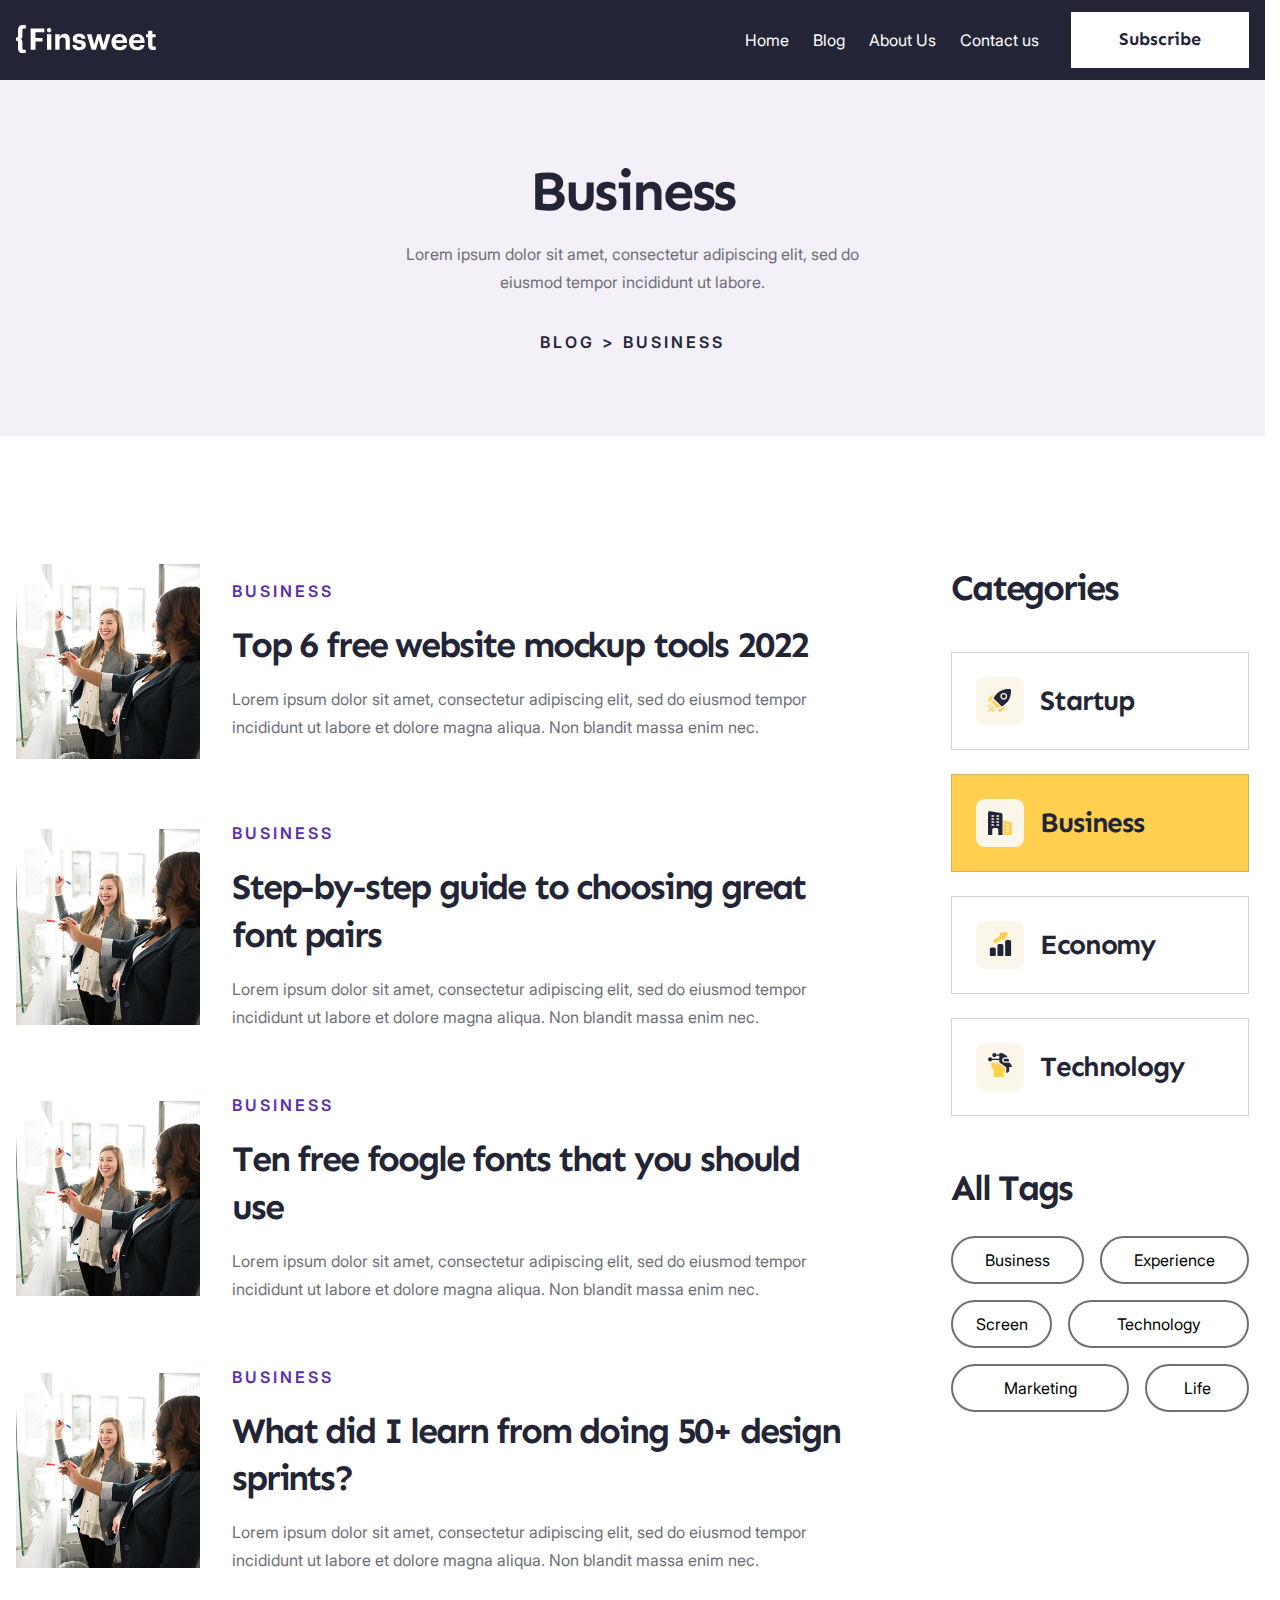
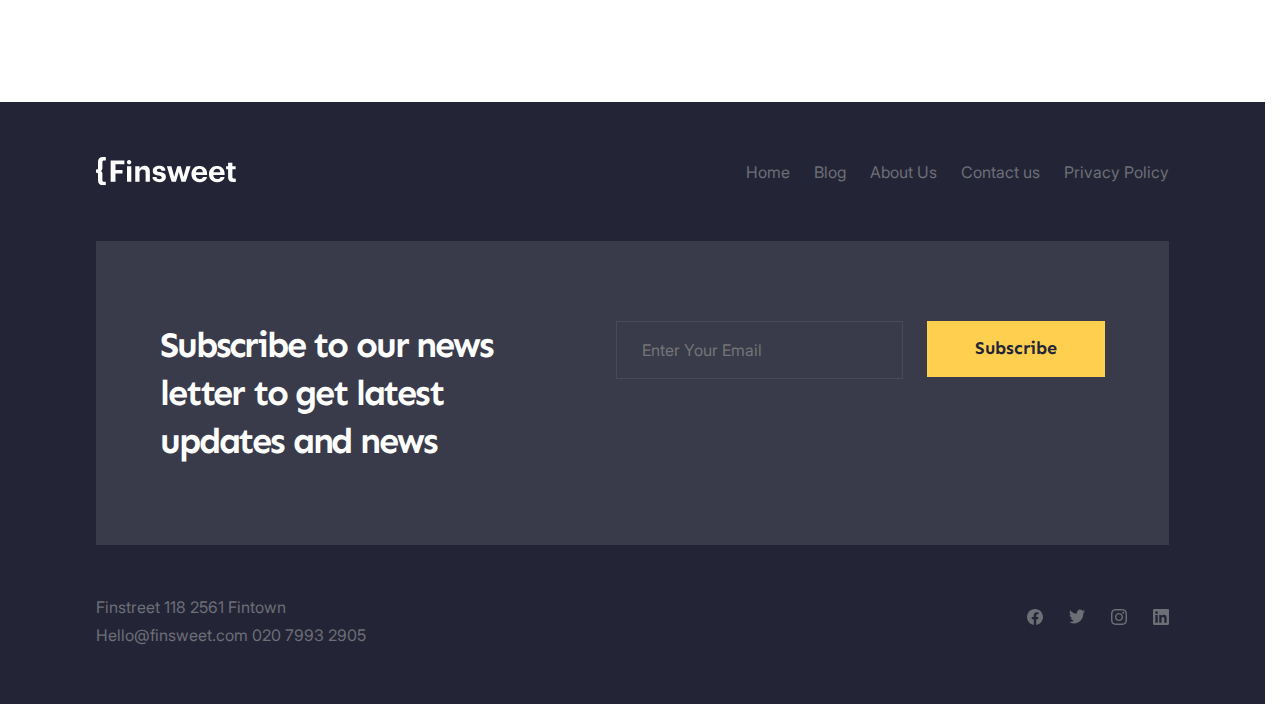
<file: business.html>
<!DOCTYPE html>
<html lang="en">
<head>
    <meta charset="UTF-8">
    <meta name="viewport" content="width=device-width, initial-scale=1.0">
    <meta http-equiv="X-UA-Compatible" content="ie=edge">
    <title>Finsweet | Business</title>
    <link rel="stylesheet" href="./css/main.css">
    <link rel="stylesheet" href="https://cdn.jsdelivr.net/npm/swiper@11/swiper-bundle.min.css"/>
    <script src="./js/main.js" type="module" defer></script>
    <script src="https://cdn.jsdelivr.net/npm/swiper@11/swiper-bundle.min.js"></script>
</head>
<body>
    <header class="header" data-js-header>
        <div class="header__inner container">
            <a class="header__logo" href="/" aria-label="Home" title="Home">
                <svg width="140" height="29" viewBox="0 0 140 29" fill="none" xmlns="http://www.w3.org/2000/svg">
                    <g clip-path="url(#clip0_1202_586)">
                    <path d="M139.752 21.6557V25.1203H136.846C133.745 25.0228 132.088 23.3481 132.088 20.2026V12.2899H130.059V9.25068H132.088V5.84814H136.376V9.21523H139.655V12.2456H136.376V19.7773C136.376 20.7962 136.58 21.6114 138.148 21.6114L139.752 21.6557Z" fill="white"/>
                    <path d="M112.965 17.2166V16.9862C112.919 15.9671 113.074 14.9488 113.422 13.9898C113.77 13.0308 114.303 12.1498 114.992 11.3975C115.681 10.6451 116.512 10.0361 117.437 9.6054C118.362 9.17468 119.362 8.9307 120.382 8.88745C120.585 8.88745 120.798 8.88745 121.002 8.88745C125.051 8.88745 128.604 11.2444 128.604 16.8621V18.0583H117.351C117.466 20.6457 118.866 22.1077 121.223 22.1077C123.252 22.1077 124.2 21.2216 124.475 19.928H128.525C128.028 23.3039 125.335 25.1824 121.073 25.1824C116.394 25.1469 112.965 22.1875 112.965 17.2166ZM124.387 15.3469C124.236 12.99 123.049 11.8558 120.984 11.8558C118.919 11.8558 117.732 13.1318 117.44 15.3469H124.387Z" fill="white"/>
                    <path d="M95.4573 17.2166V16.9862C95.4108 15.9685 95.5654 14.9516 95.9122 13.9937C96.259 13.0358 96.7912 12.1557 97.4783 11.4035C98.1654 10.6514 98.994 10.042 99.9168 9.61032C100.839 9.1786 101.838 8.93296 102.856 8.88745C103.06 8.88745 103.272 8.88745 103.476 8.88745C107.526 8.88745 111.088 11.2444 111.088 16.8621V18.0583H99.8433C99.9585 20.6457 101.359 22.1077 103.716 22.1077C105.745 22.1077 106.693 21.2216 106.967 19.928H111.017C110.512 23.3039 107.818 25.1824 103.556 25.1824C98.8864 25.1469 95.4573 22.1875 95.4573 17.2166ZM106.879 15.3469C106.728 12.99 105.541 11.8558 103.476 11.8558C101.412 11.8558 100.26 13.1672 99.932 15.3381L106.879 15.3469Z" fill="white"/>
                    <path d="M70.8867 9.21509H75.4234L78.1968 19.7239L81.2361 9.21509H84.7804L87.5272 19.7239L90.4513 9.21509H94.607L89.6804 24.8277H85.4272L82.769 15.0277L79.9247 24.8277H75.6184L70.8867 9.21509Z" fill="white"/>
                    <path d="M56.4688 19.9189H60.5181C60.7042 21.3278 61.4042 22.1341 63.265 22.1341C64.9308 22.1341 65.7017 21.505 65.7017 20.4328C65.7017 19.3607 64.8156 18.9088 62.5472 18.5898C58.3915 17.9607 56.7877 16.7645 56.7877 13.7164C56.7877 10.4645 59.765 8.85181 62.9903 8.85181C66.4548 8.85181 69.0688 10.11 69.4409 13.6986H65.4447C65.4192 13.4212 65.339 13.1516 65.2087 12.9053C65.0784 12.6591 64.9006 12.4411 64.6855 12.264C64.4705 12.0868 64.2225 11.9541 63.9559 11.8733C63.6892 11.7926 63.4092 11.7655 63.132 11.7936H62.9991C61.5991 11.7936 60.7839 12.4493 60.7839 13.4062C60.7839 14.3632 61.5371 14.7797 63.8232 15.1075C67.7042 15.6923 69.8751 16.6759 69.8751 20.0164C69.8751 23.3569 67.4206 25.1467 63.3093 25.1467C59.1979 25.1467 56.5839 23.2948 56.4688 19.9189Z" fill="white"/>
                    <path d="M39.2617 9.21514H43.5503V11.6873C44.0337 10.7799 44.7674 10.0304 45.6643 9.52772C46.5612 9.02509 47.5835 8.79051 48.6098 8.85185C51.6491 8.85185 53.8554 10.7038 53.8554 14.9303V24.8632H49.6199V15.5506C49.6199 13.4329 48.7959 12.4227 46.882 12.4227C46.4774 12.3875 46.0699 12.4325 45.6829 12.5552C45.2958 12.6779 44.9368 12.8758 44.6264 13.1376C44.316 13.3995 44.0604 13.72 43.8742 14.0809C43.688 14.4417 43.5749 14.8358 43.5415 15.2405C43.5193 15.4288 43.5193 15.6192 43.5415 15.8076V24.8278H39.2617V9.21514Z" fill="white"/>
                    <path d="M30.9858 5.28988C30.9703 4.86229 31.0819 4.4397 31.3067 4.07562C31.5315 3.71153 31.8592 3.42233 32.2484 3.24462C32.6377 3.06691 33.0709 3.00868 33.4932 3.07731C33.9155 3.14594 34.308 3.33834 34.6209 3.63016C34.9338 3.92197 35.1531 4.30007 35.2511 4.71659C35.349 5.13311 35.3211 5.56932 35.171 5.96998C35.0208 6.37065 34.7552 6.71776 34.4076 6.96737C34.0601 7.21697 33.6463 7.35785 33.2187 7.37216H33.139C32.8736 7.38896 32.6074 7.35319 32.3559 7.2669C32.1043 7.18062 31.8723 7.04551 31.673 6.86934C31.4738 6.69317 31.3113 6.4794 31.1949 6.24028C31.0785 6.00117 31.0105 5.74143 30.9947 5.47596C30.9873 5.41422 30.9843 5.35204 30.9858 5.28988ZM30.9858 9.2152H35.3187V24.8279H31.0035L30.9858 9.2152Z" fill="white"/>
                    <path d="M14.6562 3.49121H28.355V7.27476H19.4942V12.9191H26.5119V16.5608H19.4854V24.8279H14.6562V3.49121Z" fill="white"/>
                    <path d="M6.38861 10.4734C6.38861 11.8114 6.38861 13.4418 4.54557 14.1063C6.43291 14.7532 6.38861 16.1266 6.38861 17.562V22.8785C6.38861 23.8886 6.7962 24.5 7.52279 24.6506C7.68244 24.7045 7.85064 24.7285 8.01899 24.7215H9.79114V28.2658H6.86709C3.7481 28.2658 2.02911 26.4937 2.02911 23.2063V16.9152C2.00699 16.5922 1.86458 16.2893 1.63 16.0662C1.39541 15.8431 1.08571 15.716 0.762025 15.7101H0V12.6H0.762025C1.09216 12.5956 1.40796 12.4644 1.64388 12.2334C1.87981 12.0024 2.01776 11.6895 2.02911 11.3595V4.97975C2.02911 1.74557 3.71266 0 6.86709 0H9.81772V3.49114H8.04557C7.87702 3.49163 7.70958 3.51854 7.54937 3.57089C6.82278 3.75696 6.41519 4.35949 6.41519 5.34304L6.38861 10.4734Z" fill="white"/>
                    </g>
                    <defs>
                    <clipPath id="clip0_1202_586">
                    <rect width="140" height="28.3544" fill="white"/>
                    </clipPath>
                    </defs>
                </svg>            
            </a>
            <div class="header__body" data-js-header-body>
                <nav class="header__menu">
                    <ul class="header__menu-list">
                        <li class="header__menu-item">
                            <a class="header__menu-link" href="./index.html">
                                Home
                            </a>
                        </li>
                        <li class="header__menu-item">
                            <a class="header__menu-link" href="./blog.html">
                                Blog
                            </a>
                        </li>
                        <li class="header__menu-item">
                            <a class="header__menu-link" href="./about.html">
                                About Us
                            </a>
                        </li>
                        <li class="header__menu-item">
                            <a class="header__menu-link" href="./contact.html">
                                Contact us
                            </a>
                        </li>
                    </ul>
                </nav>
                <button class="header__button button-menu" type="button">
                    <span>Subscribe</span>
                </button>
            </div>
            <button class="header__burger-button burger-button visible-mobile" type="button" aria-label="Open menu" title="Open menu" data-js-header-burger-button>
                <span class="burger-button__line"></span>
                <span class="burger-button__line"></span>
                <span class="burger-button__line"></span>
            </button>
        </div>
    </header>

    <main>
        <section class="business-hero" aria-labelledby="business-hero-title">
            <div class="business-hero__inner">
                <h1 class="business-hero__title heading-display">Business</h1>
                <div class="business-hero__description">
                    <p>
                        Lorem ipsum dolor sit amet, consectetur adipiscing elit, sed do eiusmod tempor incididunt ut labore.
                    </p>
                </div>
                <span class="business-hero__subtitle subtitle-base">Blog > Business</span>
            </div>
        </section>
        <section class="business-main">
            <div class="business-main__inner container">
                <div class="business-main__body">
                    <div class="busine-main__card">
                        <div class="card-post">
                            <ul class="card-post__list card-post__list--business">
                                <li class="card-post__item">
                                    <article class="card-post__body">
                                        <div class="card-posts__image">
                                            <img src="./img/business-main/card-bg.jpg" alt="Two girls drawing on the board with a marker" width="294" height="312" loading="lazy">
                                        </div>
                                        <div class="card-post__content">
                                            <span class="card-post__subtitle subtitle-base subtitle-base--purple">Business</span>
                                            <a class="card-post__title-link h2" href="/">Top 6 free website mockup tools 2022</a>
                                            <div class="card-post__description">
                                                <p>
                                                    Lorem ipsum dolor sit amet, consectetur adipiscing elit, sed do eiusmod tempor incididunt ut labore et dolore magna aliqua. Non blandit massa enim nec.
                                                </p>
                                            </div>
                                        </div>
                                    </article>
                                </li>
                                <li class="card-post__item">
                                    <article class="card-post__body">
                                        <div class="card-posts__image">
                                            <img src="./img/business-main/card-bg.jpg" alt="The team sits at the table and discusses work tasks" width="294" height="312" loading="lazy">
                                        </div>
                                        <div class="card-post__content">
                                            <span class="card-post__subtitle subtitle-base subtitle-base--purple">Business</span>
                                            <a class="card-post__title-link h2" href="/">Step-by-step guide to choosing great font pairs</a>
                                            <div class="card-post__description">
                                                <p>
                                                    Lorem ipsum dolor sit amet, consectetur adipiscing elit, sed do eiusmod tempor incididunt ut labore et dolore magna aliqua. Non blandit massa enim nec.
                                                </p>
                                            </div>
                                        </div>
                                    </article>
                                </li>
                                <li class="card-post__item">
                                    <article class="card-post__body">
                                        <div class="card-posts__image">
                                            <img src="./img/business-main/card-bg.jpg" alt="A girl in glasses shows something on a piece of paper to a man" width="294" height="312" loading="lazy">
                                        </div>
                                        <div class="card-post__content">
                                            <span class="card-post__subtitle subtitle-base subtitle-base--purple">Business</span>
                                            <a class="card-post__title-link h2" href="./blog-post.html">Ten free foogle fonts that you should use</a>
                                            <div class="card-post__description">
                                                <p>
                                                    Lorem ipsum dolor sit amet, consectetur adipiscing elit, sed do eiusmod tempor incididunt ut labore et dolore magna aliqua. Non blandit massa enim nec.
                                                </p>
                                            </div>
                                        </div>
                                    </article>
                                </li>
                                <li class="card-post__item">
                                    <article class="card-post__body">
                                        <div class="card-posts__image">
                                            <img src="./img/business-main/card-bg.jpg" alt="A man explains to a girl how the system works" width="294" height="312" loading="lazy">
                                        </div>
                                        <div class="card-post__content">
                                            <span class="card-post__subtitle subtitle-base subtitle-base--purple">Business</span>
                                            <a class="card-post__title-link h2" href="/">What did I learn from doing 50+ design sprints?</a>
                                            <div class="card-post__description">
                                                <p>
                                                    Lorem ipsum dolor sit amet, consectetur adipiscing elit, sed do eiusmod tempor incididunt ut labore et dolore magna aliqua. Non blandit massa enim nec.
                                                </p>
                                            </div>
                                        </div>
                                    </article>
                                </li>                           
                            </ul>
                        </div>
                    </div>
                </div>
                <div class="business-main__categories">
                    <h2 class="business-main__title-categories h2">Categories</h2>
                    <div class="card-categories card-categories--business">
                        <ul class="card-categories__list card-categories__list--business">
                            <li class="card-categories__item card-categories__item--business">
                                <article class="card-categories__content card-categories__content--business">
                                    <div class="card-categories__icon">
                                        <svg width="48" height="48" viewBox="0 0 48 48" fill="none" xmlns="http://www.w3.org/2000/svg">
                                            <path d="M39 48H9C4.029 48 0 43.971 0 39V9C0 4.029 4.029 0 9 0H39C43.971 0 48 4.029 48 9V39C48 43.971 43.971 48 39 48Z" fill="#FBF6EA"/>
                                            <g clip-path="url(#clip0_1222_648)">
                                            <path d="M17.8505 18.2114L15.8579 18.3654C15.3034 18.4082 14.8096 18.6988 14.503 19.1626L12.2049 22.6383C11.9724 22.99 11.9354 23.4302 12.106 23.8158C12.2766 24.2014 12.6272 24.4702 13.0439 24.5347L14.8683 24.8173C15.2951 22.5523 16.3168 20.293 17.8505 18.2114Z" fill="#FFD050"/>
                                            <path d="M22.1836 32.1316L22.4662 33.9561C22.5307 34.3728 22.7995 34.7234 23.185 34.8939C23.3454 34.9649 23.5152 34.9999 23.6842 34.9999C23.9215 34.9999 24.1572 34.9308 24.3626 34.795L27.8384 32.497C28.3022 32.1903 28.5928 31.6964 28.6355 31.142L28.7895 29.1494C26.7079 30.6832 24.4486 31.7049 22.1836 32.1316Z" fill="#FFD050"/>
                                            <path d="M21.4966 30.8665C21.5599 30.8665 21.6236 30.8613 21.6872 30.8507C22.6361 30.6921 23.5507 30.4248 24.4232 30.0749L16.9244 22.5762C16.5746 23.4486 16.3073 24.3632 16.1486 25.3122C16.0861 25.6862 16.2116 26.0673 16.4797 26.3355L20.6639 30.5196C20.8865 30.7422 21.187 30.8665 21.4966 30.8665Z" fill="#FFD050"/>
                                            <path d="M33.1661 22.1973C35.0011 18.6497 35.069 14.9007 34.9731 13.1425C34.9403 12.54 34.46 12.0597 33.8575 12.0269C33.5712 12.0113 33.2319 12 32.8495 12C30.8835 12 27.7726 12.2978 24.8027 13.834C22.4424 15.0548 19.3475 17.7429 17.5215 21.2757C17.543 21.2925 17.5641 21.3104 17.584 21.3302L25.6698 29.4161C25.6897 29.436 25.7075 29.457 25.7244 29.4786C29.2571 27.6525 31.9453 24.5576 33.1661 22.1973ZM25.3731 16.8623C26.6866 15.5488 28.8241 15.5486 30.1377 16.8623C30.7741 17.4986 31.1245 18.3447 31.1245 19.2446C31.1245 20.1445 30.7741 20.9906 30.1377 21.627C29.481 22.2837 28.618 22.6121 27.7554 22.6122C26.8925 22.6122 26.03 22.2838 25.3731 21.627C24.7367 20.9906 24.3863 20.1445 24.3863 19.2446C24.3863 18.3447 24.7367 17.4986 25.3731 16.8623Z" fill="#232536"/>
                                            <path d="M26.3264 20.674C27.1146 21.4622 28.3971 21.4622 29.1853 20.674C29.5671 20.2922 29.7773 19.7846 29.7773 19.2446C29.7773 18.7047 29.5671 18.197 29.1853 17.8152C28.7912 17.4211 28.2735 17.2241 27.7559 17.2241C27.2382 17.2241 26.7205 17.4211 26.3265 17.8152C25.9447 18.197 25.7344 18.7047 25.7344 19.2446C25.7344 19.7846 25.9447 20.2922 26.3264 20.674Z" fill="#232536"/>
                                            <path d="M12.6875 30.9539C12.86 30.9539 13.0324 30.8881 13.164 30.7565L15.3639 28.5565C15.6271 28.2934 15.6271 27.8668 15.3639 27.6036C15.1008 27.3405 14.6741 27.3405 14.411 27.6036L12.211 29.8036C11.9479 30.0667 11.9479 30.4934 12.211 30.7565C12.3426 30.8881 12.5151 30.9539 12.6875 30.9539Z" fill="#FFD050"/>
                                            <path d="M17.3799 29.6202C17.1168 29.3571 16.6901 29.3571 16.427 29.6202L12.1974 33.8498C11.9342 34.113 11.9342 34.5396 12.1974 34.8028C12.3289 34.9343 12.5014 35.0001 12.6739 35.0001C12.8463 35.0001 13.0188 34.9343 13.1503 34.8027L17.3799 30.5731C17.6431 30.31 17.6431 29.8834 17.3799 29.6202Z" fill="#FFD050"/>
                                            <path d="M18.4422 31.6358L16.2423 33.8358C15.9791 34.099 15.9791 34.5256 16.2423 34.7887C16.3739 34.9203 16.5463 34.9861 16.7187 34.9861C16.8911 34.9861 17.0636 34.9203 17.1952 34.7887L19.3951 32.5888C19.6583 32.3256 19.6583 31.899 19.3951 31.6358C19.132 31.3727 18.7054 31.3727 18.4422 31.6358Z" fill="#FFD050"/>
                                            </g>
                                            <defs>
                                            <clipPath id="clip0_1222_648">
                                            <rect width="23" height="23" fill="white" transform="translate(12 12)"/>
                                            </clipPath>
                                            </defs>
                                        </svg>
                                    </div>
                                    <a class="card-categories__title-link h3" href="/">Startup</a>
                                </article>
                            </li>
                            <li class="card-categories__item card-categories__item--business is-active">
                                <article class="card-categories__content card-categories__content--business">
                                    <div class="card-categories__icon">
                                    <svg width="48" height="48" viewBox="0 0 48 48" fill="none" xmlns="http://www.w3.org/2000/svg">
                                        <path d="M39 48H9C4.029 48 0 43.971 0 39V9C0 4.029 4.029 0 9 0H39C43.971 0 48 4.029 48 9V39C48 43.971 43.971 48 39 48Z" fill="#FBF6EA"/>
                                        <path d="M25.0305 13.914L14.04 12.2445C13.53 12.165 13.0095 12.3045 12.6195 12.6345C12.2295 12.975 12 13.464 12 13.974V35.0445C12 35.595 12.45 36.045 13.0005 36.045H16.251V30.795C16.251 29.8245 17.031 29.0445 18.0015 29.0445H20.502C21.4725 29.0445 22.2525 29.8245 22.2525 30.795V36.045H26.502V15.645C26.5005 14.784 25.8795 14.055 25.0305 13.914V13.914ZM17.5005 26.7945H16.0005C15.5865 26.7945 15.2505 26.4585 15.2505 26.0445C15.2505 25.6305 15.5865 25.2945 16.0005 25.2945H17.5005C17.9145 25.2945 18.2505 25.6305 18.2505 26.0445C18.2505 26.4585 17.9145 26.7945 17.5005 26.7945ZM17.5005 23.7945H16.0005C15.5865 23.7945 15.2505 23.4585 15.2505 23.0445C15.2505 22.6305 15.5865 22.2945 16.0005 22.2945H17.5005C17.9145 22.2945 18.2505 22.6305 18.2505 23.0445C18.2505 23.4585 17.9145 23.7945 17.5005 23.7945ZM17.5005 20.7945H16.0005C15.5865 20.7945 15.2505 20.4585 15.2505 20.0445C15.2505 19.6305 15.5865 19.2945 16.0005 19.2945H17.5005C17.9145 19.2945 18.2505 19.6305 18.2505 20.0445C18.2505 20.4585 17.9145 20.7945 17.5005 20.7945ZM17.5005 17.7945H16.0005C15.5865 17.7945 15.2505 17.4585 15.2505 17.0445C15.2505 16.6305 15.5865 16.2945 16.0005 16.2945H17.5005C17.9145 16.2945 18.2505 16.6305 18.2505 17.0445C18.2505 17.4585 17.9145 17.7945 17.5005 17.7945ZM22.5 26.7945H21C20.586 26.7945 20.25 26.4585 20.25 26.0445C20.25 25.6305 20.586 25.2945 21 25.2945H22.5C22.914 25.2945 23.25 25.6305 23.25 26.0445C23.25 26.4585 22.914 26.7945 22.5 26.7945ZM22.5 23.7945H21C20.586 23.7945 20.25 23.4585 20.25 23.0445C20.25 22.6305 20.586 22.2945 21 22.2945H22.5C22.914 22.2945 23.25 22.6305 23.25 23.0445C23.25 23.4585 22.914 23.7945 22.5 23.7945ZM22.5 20.7945H21C20.586 20.7945 20.25 20.4585 20.25 20.0445C20.25 19.6305 20.586 19.2945 21 19.2945H22.5C22.914 19.2945 23.25 19.6305 23.25 20.0445C23.25 20.4585 22.914 20.7945 22.5 20.7945ZM22.5 17.7945H21C20.586 17.7945 20.25 17.4585 20.25 17.0445C20.25 16.6305 20.586 16.2945 21 16.2945H22.5C22.914 16.2945 23.25 16.6305 23.25 17.0445C23.25 17.4585 22.914 17.7945 22.5 17.7945Z" fill="#232536"/>
                                        <path d="M34.6205 22.887L27.5 21.396V36.045H34.25C35.2145 36.045 36.0005 35.2605 36.0005 34.2945V24.597C36.0005 23.7705 35.4365 23.067 34.6205 22.887ZM32.2505 33.045H30.7505C30.3365 33.045 30.0005 32.709 30.0005 32.295C30.0005 31.881 30.3365 31.545 30.7505 31.545H32.2505C32.6645 31.545 33.0005 31.881 33.0005 32.295C33.0005 32.709 32.6645 33.045 32.2505 33.045ZM32.2505 30.045H30.7505C30.3365 30.045 30.0005 29.709 30.0005 29.295C30.0005 28.881 30.3365 28.545 30.7505 28.545H32.2505C32.6645 28.545 33.0005 28.881 33.0005 29.295C33.0005 29.709 32.6645 30.045 32.2505 30.045ZM32.2505 27.045H30.7505C30.3365 27.045 30.0005 26.709 30.0005 26.295C30.0005 25.881 30.3365 25.545 30.7505 25.545H32.2505C32.6645 25.545 33.0005 25.881 33.0005 26.295C33.0005 26.709 32.6645 27.045 32.2505 27.045Z" fill="#FFD050"/>
                                    </svg>
                                    </div>
                                    <a class="card-categories__title-link h3" href="/">Business</a>
                                </article>
                            </li>
                            <li class="card-categories__item card-categories__item--business">
                                <article class="card-categories__content card-categories__content--business">
                                    <div class="card-categories__icon">
                                        <svg width="48" height="48" viewBox="0 0 48 48" fill="none" xmlns="http://www.w3.org/2000/svg">
                                            <path d="M39 48H9C4.029 48 0 43.971 0 39V9C0 4.029 4.029 0 9 0H39C43.971 0 48 4.029 48 9V39C48 43.971 43.971 48 39 48Z" fill="#FBF6EA"/>
                                            <g clip-path="url(#clip0_1222_649)">
                                            <path d="M18.1156 26.4253H15.5317C14.5999 26.4253 13.8418 27.2179 13.8418 28.192V33.915C13.8418 34.5133 14.3074 35 14.8796 35H18.7676C19.3398 35 19.8054 34.5133 19.8054 33.915V28.1921C19.8054 27.2179 19.0474 26.4253 18.1156 26.4253Z" fill="#232536"/>
                                            <path d="M25.6996 22.9492H23.1157C22.1839 22.9492 21.4258 23.7418 21.4258 24.7159V33.9148C21.4258 34.5131 21.8914 34.9998 22.4636 34.9998H26.3516C26.9239 34.9998 27.3894 34.5131 27.3894 33.9148V24.7159C27.3894 23.7417 26.6314 22.9492 25.6996 22.9492Z" fill="#232536"/>
                                            <path d="M33.4261 18.9888H30.8423C29.9104 18.9888 29.1523 19.7813 29.1523 20.7554V33.9148C29.1523 34.5131 29.6179 34.9998 30.1901 34.9998H34.0781C34.6504 34.9998 35.1159 34.5131 35.1159 33.9148V20.7554C35.116 19.7813 34.3579 18.9888 33.4261 18.9888Z" fill="#232536"/>
                                            <path d="M31.3681 11.6682C31.052 11.2011 30.538 10.9541 29.9929 11.0064L25.1128 11.4785C24.5678 11.5312 24.1059 11.8729 23.8771 12.3926C23.6483 12.9123 23.7004 13.5015 24.0165 13.9686L24.2889 14.371L18.2318 18.7468L18.2256 18.7513C17.7958 19.0693 17.5102 19.5432 17.4213 20.0858C17.3325 20.6284 17.4511 21.1746 17.7552 21.624C18.0593 22.0733 18.5127 22.3719 19.0317 22.4648C19.1441 22.4849 19.2567 22.4949 19.3685 22.4949C19.7713 22.4949 20.1637 22.3657 20.4996 22.1184L26.5664 17.7357L26.8476 18.1511C27.1357 18.5767 27.588 18.8198 28.0783 18.8198C28.1261 18.8198 28.1743 18.8175 28.2228 18.8128C28.7677 18.7601 29.2297 18.4183 29.4585 17.8986L31.5076 13.2441C31.7364 12.7243 31.6843 12.1352 31.3681 11.6682Z" fill="#FFD050"/>
                                            </g>
                                            <defs>
                                            <clipPath id="clip0_1222_649">
                                            <rect width="22.9565" height="24" fill="white" transform="translate(13 11)"/>
                                            </clipPath>
                                            </defs>
                                        </svg>
                                    </div>
                                    <a class="card-categories__title-link h3" href="/">Economy</a>
                                </article>
                            </li>
                            <li class="card-categories__item card-categories__item--business">
                                <article class="card-categories__content card-categories__content--business">
                                    <div class="card-categories__icon">
                                        <svg width="48" height="48" viewBox="0 0 48 48" fill="none" xmlns="http://www.w3.org/2000/svg">
                                            <path d="M39 48H9C4.029 48 0 43.971 0 39V9C0 4.029 4.029 0 9 0H39C43.971 0 48 4.029 48 9V39C48 43.971 43.971 48 39 48Z" fill="#FBF6EA"/>
                                            <g clip-path="url(#clip0_1222_650)">
                                            <path d="M27.5176 17.0312C27.5176 17.8065 28.1486 18.4375 28.9238 18.4375H33.1042C33.0283 17.4479 32.7988 16.5021 32.4316 15.625H28.9238C28.1486 15.625 27.5176 16.256 27.5176 17.0312Z" fill="#232536"/>
                                            <path d="M18.377 34H26.8145C27.2031 34 27.5176 33.6855 27.5176 33.2969V29.6875H28.9238V25.1172L21.893 19.8438H15.5645C15.1758 19.8438 14.8613 20.1582 14.8613 20.5469C14.8613 23.0373 15.8824 25.4228 17.6738 27.1428V33.2969C17.6738 33.6855 17.9883 34 18.377 34Z" fill="#FFD050"/>
                                            <path d="M24.002 10C23.6133 10 23.2988 10.3145 23.2988 10.7031V11.4062H20.3568C20.0656 10.5896 19.2924 10 18.377 10C17.2138 10 16.2676 10.9462 16.2676 12.1094C16.2676 13.2725 17.2138 14.2188 18.377 14.2188C19.2924 14.2188 20.0656 13.6292 20.3568 12.8125H23.2988V15.625H16.1381C15.8468 14.8083 15.0737 14.2188 14.1582 14.2188C12.995 14.2188 12.002 15.165 12.002 16.3281C12.002 17.4913 12.995 18.4375 14.1582 18.4375C15.0737 18.4375 15.8468 17.8479 16.1381 17.0312H23.2988V19.141L30.0485 24.2033C30.2257 24.3358 30.3301 24.5445 30.3301 24.7656V29.6875H31.0332C32.1964 29.6875 33.1426 28.7413 33.1426 27.5781V24.0625H35.2988C35.5584 24.0625 35.7966 23.9197 35.9189 23.691C36.0411 23.4624 36.0274 23.185 35.8839 22.9693L33.7533 19.8438H28.9238C27.3727 19.8438 26.1113 18.5824 26.1113 17.0312C26.1113 15.4801 27.3727 14.2188 28.9238 14.2188H31.6897C30.0628 11.6865 27.2291 10 24.002 10V10Z" fill="#232536"/>
                                            </g>
                                            <defs>
                                            <clipPath id="clip0_1222_650">
                                            <rect width="24" height="24" fill="white" transform="translate(12 10)"/>
                                            </clipPath>
                                            </defs>
                                        </svg>
                                    </div>
                                    <a class="card-categories__title-link h3" href="/">Technology</a>
                                </article>
                            </li>
                        </ul>
                    </div>
                    <div class="business-main__categories-tags tags-categories">
                        <h2 class="tags-categories__title h2" id="all-tags-label">All Tags</h2>
                        <ul class="tags-categories__list" aria-labelledby="all-tags-label">
                            <li class="tags-categories__item">
                                <button class="tags-categories__button" type="button">Business</button>
                            </li>
                            <li class="tags-categories__item">
                                <button class="tags-categories__button" type="button">Experience</button>
                            </li>
                            <li class="tags-categories__item">
                                <button class="tags-categories__button" type="button">Screen</button>
                            </li>
                            <li class="tags-categories__item">
                                <button class="tags-categories__button" type="button">Technology</button>
                            </li>
                            <li class="tags-categories__item">
                                <button class="tags-categories__button" type="button">Marketing</button>
                            </li>
                            <li class="tags-categories__item">
                                <button class="tags-categories__button" type="button">Life</button>
                            </li>
                        </ul>
                    </div>
                </div>
            </div>
        </section>       
    </main>

    <footer class="footer">
        <div class="footer__inner container">
            <div class="footer__navigation">
                <a class="footer__logo" href="/" aria-label="Home" title="Home">
                    <svg width="140" height="29" viewBox="0 0 140 29" fill="none" xmlns="http://www.w3.org/2000/svg">
                        <g clip-path="url(#clip0_1202_586)">
                        <path d="M139.752 21.6557V25.1203H136.846C133.745 25.0228 132.088 23.3481 132.088 20.2026V12.2899H130.059V9.25068H132.088V5.84814H136.376V9.21523H139.655V12.2456H136.376V19.7773C136.376 20.7962 136.58 21.6114 138.148 21.6114L139.752 21.6557Z" fill="white"/>
                        <path d="M112.965 17.2166V16.9862C112.919 15.9671 113.074 14.9488 113.422 13.9898C113.77 13.0308 114.303 12.1498 114.992 11.3975C115.681 10.6451 116.512 10.0361 117.437 9.6054C118.362 9.17468 119.362 8.9307 120.382 8.88745C120.585 8.88745 120.798 8.88745 121.002 8.88745C125.051 8.88745 128.604 11.2444 128.604 16.8621V18.0583H117.351C117.466 20.6457 118.866 22.1077 121.223 22.1077C123.252 22.1077 124.2 21.2216 124.475 19.928H128.525C128.028 23.3039 125.335 25.1824 121.073 25.1824C116.394 25.1469 112.965 22.1875 112.965 17.2166ZM124.387 15.3469C124.236 12.99 123.049 11.8558 120.984 11.8558C118.919 11.8558 117.732 13.1318 117.44 15.3469H124.387Z" fill="white"/>
                        <path d="M95.4573 17.2166V16.9862C95.4108 15.9685 95.5654 14.9516 95.9122 13.9937C96.259 13.0358 96.7912 12.1557 97.4783 11.4035C98.1654 10.6514 98.994 10.042 99.9168 9.61032C100.839 9.1786 101.838 8.93296 102.856 8.88745C103.06 8.88745 103.272 8.88745 103.476 8.88745C107.526 8.88745 111.088 11.2444 111.088 16.8621V18.0583H99.8433C99.9585 20.6457 101.359 22.1077 103.716 22.1077C105.745 22.1077 106.693 21.2216 106.967 19.928H111.017C110.512 23.3039 107.818 25.1824 103.556 25.1824C98.8864 25.1469 95.4573 22.1875 95.4573 17.2166ZM106.879 15.3469C106.728 12.99 105.541 11.8558 103.476 11.8558C101.412 11.8558 100.26 13.1672 99.932 15.3381L106.879 15.3469Z" fill="white"/>
                        <path d="M70.8867 9.21509H75.4234L78.1968 19.7239L81.2361 9.21509H84.7804L87.5272 19.7239L90.4513 9.21509H94.607L89.6804 24.8277H85.4272L82.769 15.0277L79.9247 24.8277H75.6184L70.8867 9.21509Z" fill="white"/>
                        <path d="M56.4688 19.9189H60.5181C60.7042 21.3278 61.4042 22.1341 63.265 22.1341C64.9308 22.1341 65.7017 21.505 65.7017 20.4328C65.7017 19.3607 64.8156 18.9088 62.5472 18.5898C58.3915 17.9607 56.7877 16.7645 56.7877 13.7164C56.7877 10.4645 59.765 8.85181 62.9903 8.85181C66.4548 8.85181 69.0688 10.11 69.4409 13.6986H65.4447C65.4192 13.4212 65.339 13.1516 65.2087 12.9053C65.0784 12.6591 64.9006 12.4411 64.6855 12.264C64.4705 12.0868 64.2225 11.9541 63.9559 11.8733C63.6892 11.7926 63.4092 11.7655 63.132 11.7936H62.9991C61.5991 11.7936 60.7839 12.4493 60.7839 13.4062C60.7839 14.3632 61.5371 14.7797 63.8232 15.1075C67.7042 15.6923 69.8751 16.6759 69.8751 20.0164C69.8751 23.3569 67.4206 25.1467 63.3093 25.1467C59.1979 25.1467 56.5839 23.2948 56.4688 19.9189Z" fill="white"/>
                        <path d="M39.2617 9.21514H43.5503V11.6873C44.0337 10.7799 44.7674 10.0304 45.6643 9.52772C46.5612 9.02509 47.5835 8.79051 48.6098 8.85185C51.6491 8.85185 53.8554 10.7038 53.8554 14.9303V24.8632H49.6199V15.5506C49.6199 13.4329 48.7959 12.4227 46.882 12.4227C46.4774 12.3875 46.0699 12.4325 45.6829 12.5552C45.2958 12.6779 44.9368 12.8758 44.6264 13.1376C44.316 13.3995 44.0604 13.72 43.8742 14.0809C43.688 14.4417 43.5749 14.8358 43.5415 15.2405C43.5193 15.4288 43.5193 15.6192 43.5415 15.8076V24.8278H39.2617V9.21514Z" fill="white"/>
                        <path d="M30.9858 5.28988C30.9703 4.86229 31.0819 4.4397 31.3067 4.07562C31.5315 3.71153 31.8592 3.42233 32.2484 3.24462C32.6377 3.06691 33.0709 3.00868 33.4932 3.07731C33.9155 3.14594 34.308 3.33834 34.6209 3.63016C34.9338 3.92197 35.1531 4.30007 35.2511 4.71659C35.349 5.13311 35.3211 5.56932 35.171 5.96998C35.0208 6.37065 34.7552 6.71776 34.4076 6.96737C34.0601 7.21697 33.6463 7.35785 33.2187 7.37216H33.139C32.8736 7.38896 32.6074 7.35319 32.3559 7.2669C32.1043 7.18062 31.8723 7.04551 31.673 6.86934C31.4738 6.69317 31.3113 6.4794 31.1949 6.24028C31.0785 6.00117 31.0105 5.74143 30.9947 5.47596C30.9873 5.41422 30.9843 5.35204 30.9858 5.28988ZM30.9858 9.2152H35.3187V24.8279H31.0035L30.9858 9.2152Z" fill="white"/>
                        <path d="M14.6562 3.49121H28.355V7.27476H19.4942V12.9191H26.5119V16.5608H19.4854V24.8279H14.6562V3.49121Z" fill="white"/>
                        <path d="M6.38861 10.4734C6.38861 11.8114 6.38861 13.4418 4.54557 14.1063C6.43291 14.7532 6.38861 16.1266 6.38861 17.562V22.8785C6.38861 23.8886 6.7962 24.5 7.52279 24.6506C7.68244 24.7045 7.85064 24.7285 8.01899 24.7215H9.79114V28.2658H6.86709C3.7481 28.2658 2.02911 26.4937 2.02911 23.2063V16.9152C2.00699 16.5922 1.86458 16.2893 1.63 16.0662C1.39541 15.8431 1.08571 15.716 0.762025 15.7101H0V12.6H0.762025C1.09216 12.5956 1.40796 12.4644 1.64388 12.2334C1.87981 12.0024 2.01776 11.6895 2.02911 11.3595V4.97975C2.02911 1.74557 3.71266 0 6.86709 0H9.81772V3.49114H8.04557C7.87702 3.49163 7.70958 3.51854 7.54937 3.57089C6.82278 3.75696 6.41519 4.35949 6.41519 5.34304L6.38861 10.4734Z" fill="white"/>
                        </g>
                        <defs>
                        <clipPath id="clip0_1202_586">
                        <rect width="140" height="28.3544" fill="white"/>
                        </clipPath>
                        </defs>
                    </svg>            
                </a>
                <nav class="footer__menu">
                    <ul class="footer__menu-list">
                        <li class="footer__menu-item">
                            <a class="footer__menu-link" href="./index.html">
                                Home
                            </a>
                        </li>
                        <li class="footer__menu-item">
                            <a class="footer__menu-link" href="./blog.html">
                                Blog
                            </a>
                        </li>
                        <li class="footer__menu-item">
                            <a class="footer__menu-link" href="./about.html">
                                About Us
                            </a>
                        </li>
                        <li class="footer__menu-item">
                            <a class="footer__menu-link" href="./contact.html">
                                Contact us
                            </a>
                        </li>
                        <li class="footer__menu-item">
                            <a class="footer__menu-link" href="./privacy.html">
                                Privacy Policy
                            </a>
                        </li>
                    </ul>
                </nav>
            </div>
            <div class="footer__body">
                <p class="footer__text h2">Subscribe to our news letter to get latest updates and news</p>
                <form class="footer__form form" action="/">
                    <div class="form__cell">
                        <label class="form__cell-label visually-hidden" for="email">Email</label>
                        <input class="form__cell-input" id="email" placeholder="Enter Your Email" required>                                           
                    </div>
                    <button class="form__button button-base button-base--footer">Subscribe</button>
                </form>
            </div>
            <div class="footer__copyright">
                <div class="footer__copyright-wrapper">
                    <p class="footer__copyright-text">Finstreet 118 2561 Fintown</p>
                    <a class="footer__copyright-email" href="mailto:Hello@finsweet.com">Hello@finsweet.com</a>
                    <span>020 7993 2905</span>
                </div>
                <div class="footer__soc1als footer-soc1als">
                    <ul class="footer-soc1als__list">
                        <li class="footer-soc1als__item">
                            <svg width="16" height="16" viewBox="0 0 16 16" fill="none" xmlns="http://www.w3.org/2000/svg">
                                <path d="M16 8C16 3.58172 12.4183 0 8 0C3.58172 0 0 3.58172 0 8C0 11.993 2.92547 15.3027 6.75 15.9028V10.3125H4.71875V8H6.75V6.2375C6.75 4.2325 7.94438 3.125 9.77172 3.125C10.6467 3.125 11.5625 3.28125 11.5625 3.28125V5.25H10.5538C9.56 5.25 9.25 5.86672 9.25 6.5V8H11.4688L11.1141 10.3125H9.25V15.9028C13.0745 15.3027 16 11.993 16 8Z" fill="#232536"/>
                            </svg>
                        </li>
                        <li class="footer-soc1als__item">
                            <svg width="16" height="17" viewBox="0 0 16 17" fill="none" xmlns="http://www.w3.org/2000/svg">
                                <path d="M5.03344 15.4068C11.0697 15.4068 14.3722 10.0919 14.3722 5.48434C14.3722 5.33492 14.3691 5.18219 14.3628 5.03277C15.0052 4.53914 15.5597 3.9277 16 3.22719C15.4017 3.51003 14.7664 3.69475 14.1159 3.77504C14.8009 3.33883 15.3137 2.65356 15.5594 1.84627C14.915 2.252 14.2104 2.5382 13.4756 2.69262C12.9806 2.13371 12.326 1.76364 11.6131 1.63964C10.9003 1.51563 10.1688 1.6446 9.53183 2.00659C8.89486 2.36858 8.38787 2.94344 8.08923 3.64228C7.7906 4.34113 7.71695 5.12504 7.87969 5.87281C6.575 5.80325 5.29862 5.44314 4.13332 4.81584C2.96802 4.18853 1.9398 3.30804 1.11531 2.23143C0.696266 2.99907 0.568038 3.90743 0.756687 4.77192C0.945337 5.6364 1.43671 6.39213 2.13094 6.88551C1.60975 6.86793 1.09998 6.71883 0.64375 6.45055V6.49371C0.643283 7.29929 0.905399 8.08018 1.38554 8.70365C1.86568 9.32711 2.53422 9.75467 3.2775 9.91363C2.7947 10.054 2.28799 10.0744 1.79656 9.9734C2.0063 10.6662 2.41438 11.2721 2.96385 11.7067C3.51331 12.1412 4.17675 12.3826 4.86156 12.3972C3.69895 13.3676 2.26278 13.8939 0.784375 13.8914C0.522191 13.8909 0.260266 13.8739 0 13.8402C1.5019 14.864 3.24902 15.4077 5.03344 15.4068Z" fill="#232536"/>
                            </svg>
                        </li>
                        <li class="footer-soc1als__item">
                        <svg width="16" height="16" viewBox="0 0 16 16" fill="none" xmlns="http://www.w3.org/2000/svg">
                            <g clip-path="url(#clip0_1211_619)">
                            <path d="M8 1.44062C10.1375 1.44062 10.3906 1.45 11.2313 1.4875C12.0125 1.52187 12.4344 1.65313 12.7156 1.7625C13.0875 1.90625 13.3563 2.08125 13.6344 2.35937C13.9156 2.64062 14.0875 2.90625 14.2313 3.27813C14.3406 3.55937 14.4719 3.98437 14.5063 4.7625C14.5438 5.60625 14.5531 5.85938 14.5531 7.99375C14.5531 10.1312 14.5438 10.3844 14.5063 11.225C14.4719 12.0063 14.3406 12.4281 14.2313 12.7094C14.0875 13.0813 13.9125 13.35 13.6344 13.6281C13.3531 13.9094 13.0875 14.0813 12.7156 14.225C12.4344 14.3344 12.0094 14.4656 11.2313 14.5C10.3875 14.5375 10.1344 14.5469 8 14.5469C5.8625 14.5469 5.60938 14.5375 4.76875 14.5C3.9875 14.4656 3.56563 14.3344 3.28438 14.225C2.9125 14.0813 2.64375 13.9062 2.36563 13.6281C2.08438 13.3469 1.9125 13.0813 1.76875 12.7094C1.65938 12.4281 1.52813 12.0031 1.49375 11.225C1.45625 10.3813 1.44688 10.1281 1.44688 7.99375C1.44688 5.85625 1.45625 5.60312 1.49375 4.7625C1.52813 3.98125 1.65938 3.55937 1.76875 3.27813C1.9125 2.90625 2.0875 2.6375 2.36563 2.35937C2.64688 2.07812 2.9125 1.90625 3.28438 1.7625C3.56563 1.65313 3.99063 1.52187 4.76875 1.4875C5.60938 1.45 5.8625 1.44062 8 1.44062ZM8 0C5.82813 0 5.55625 0.009375 4.70313 0.046875C3.85313 0.084375 3.26875 0.221875 2.7625 0.41875C2.23438 0.625 1.7875 0.896875 1.34375 1.34375C0.896875 1.7875 0.625 2.23438 0.41875 2.75938C0.221875 3.26875 0.084375 3.85 0.046875 4.7C0.009375 5.55625 0 5.82812 0 8C0 10.1719 0.009375 10.4437 0.046875 11.2969C0.084375 12.1469 0.221875 12.7312 0.41875 13.2375C0.625 13.7656 0.896875 14.2125 1.34375 14.6562C1.7875 15.1 2.23438 15.375 2.75938 15.5781C3.26875 15.775 3.85 15.9125 4.7 15.95C5.55313 15.9875 5.825 15.9969 7.99688 15.9969C10.1688 15.9969 10.4406 15.9875 11.2938 15.95C12.1438 15.9125 12.7281 15.775 13.2344 15.5781C13.7594 15.375 14.2063 15.1 14.65 14.6562C15.0938 14.2125 15.3688 13.7656 15.5719 13.2406C15.7688 12.7312 15.9063 12.15 15.9438 11.3C15.9813 10.4469 15.9906 10.175 15.9906 8.00313C15.9906 5.83125 15.9813 5.55937 15.9438 4.70625C15.9063 3.85625 15.7688 3.27187 15.5719 2.76562C15.375 2.23437 15.1031 1.7875 14.6563 1.34375C14.2125 0.9 13.7656 0.625 13.2406 0.421875C12.7313 0.225 12.15 0.0875 11.3 0.05C10.4438 0.009375 10.1719 0 8 0Z" fill="#232536"/>
                            <path d="M8 3.89062C5.73125 3.89062 3.89062 5.73125 3.89062 8C3.89062 10.2688 5.73125 12.1094 8 12.1094C10.2687 12.1094 12.1094 10.2688 12.1094 8C12.1094 5.73125 10.2687 3.89062 8 3.89062ZM8 10.6656C6.52812 10.6656 5.33437 9.47188 5.33437 8C5.33437 6.52813 6.52812 5.33437 8 5.33437C9.47187 5.33437 10.6656 6.52813 10.6656 8C10.6656 9.47188 9.47187 10.6656 8 10.6656Z" fill="#232536"/>
                            <path d="M13.2313 3.72842C13.2313 4.25967 12.8 4.68779 12.2719 4.68779C11.7406 4.68779 11.3125 4.25654 11.3125 3.72842C11.3125 3.19717 11.7438 2.76904 12.2719 2.76904C12.8 2.76904 13.2313 3.20029 13.2313 3.72842Z" fill="#232536"/>
                            </g>
                            <defs>
                            <clipPath id="clip0_1211_619">
                            <rect width="16" height="16" fill="white"/>
                            </clipPath>
                            </defs>
                        </svg>
                        </li>
                        <li class="footer-soc1als__item">
                            <svg width="16" height="16" viewBox="0 0 16 16" fill="none" xmlns="http://www.w3.org/2000/svg">
                                <g clip-path="url(#clip0_1211_624)">
                                <path d="M14.8156 0H1.18125C0.528125 0 0 0.515625 0 1.15313V14.8438C0 15.4813 0.528125 16 1.18125 16H14.8156C15.4688 16 16 15.4813 16 14.8469V1.15313C16 0.515625 15.4688 0 14.8156 0ZM4.74687 13.6344H2.37188V5.99687H4.74687V13.6344ZM3.55938 4.95625C2.79688 4.95625 2.18125 4.34062 2.18125 3.58125C2.18125 2.82188 2.79688 2.20625 3.55938 2.20625C4.31875 2.20625 4.93437 2.82188 4.93437 3.58125C4.93437 4.3375 4.31875 4.95625 3.55938 4.95625ZM13.6344 13.6344H11.2625V9.92188C11.2625 9.0375 11.2469 7.89687 10.0281 7.89687C8.79375 7.89687 8.60625 8.8625 8.60625 9.85938V13.6344H6.2375V5.99687H8.5125V7.04063H8.54375C8.85938 6.44063 9.63438 5.80625 10.7875 5.80625C13.1906 5.80625 13.6344 7.3875 13.6344 9.44375V13.6344Z" fill="#232536"/>
                                </g>
                                <defs>
                                <clipPath id="clip0_1211_624">
                                <rect width="16" height="16" fill="white"/>
                                </clipPath>
                                </defs>
                            </svg>
                        </li>
                    </ul>
                </div>
            </div>
        </div>
    </footer>
</body>
</html>
</file>
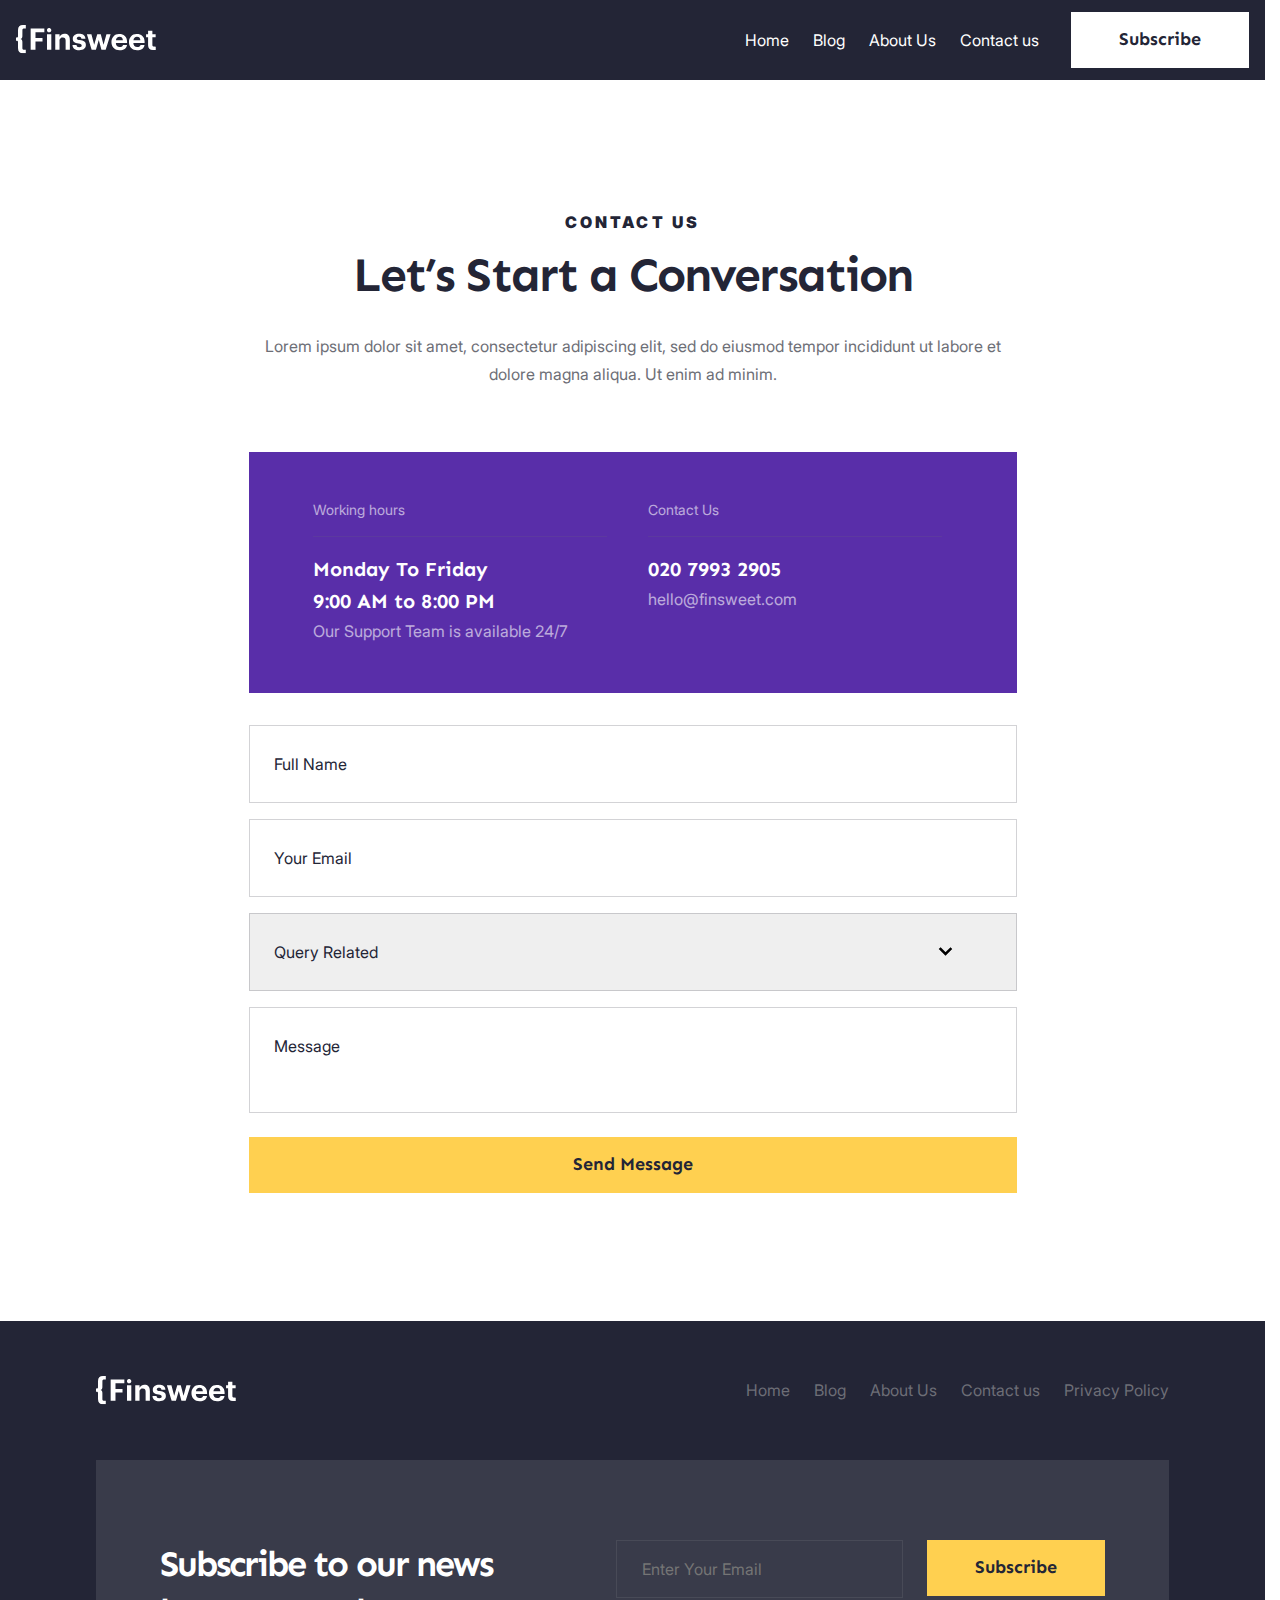
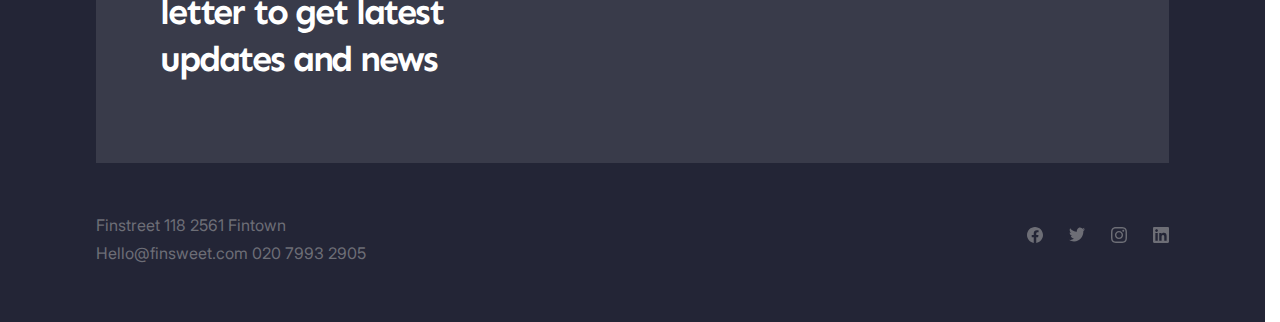
<file: contact.html>
<!DOCTYPE html>
<html lang="en">
<head>
    <meta charset="UTF-8">
    <meta name="viewport" content="width=device-width, initial-scale=1.0">
    <meta http-equiv="X-UA-Compatible" content="ie=edge">
    <title>Finsweet | Contact</title>
    <link rel="stylesheet" href="./css/main.css">
    <link rel="stylesheet" href="https://cdn.jsdelivr.net/npm/swiper@11/swiper-bundle.min.css"/>
    <script src="./js/main.js" type="module" defer></script>
    <script src="https://cdn.jsdelivr.net/npm/swiper@11/swiper-bundle.min.js"></script>
</head>
<body>
    <header class="header" data-js-header>
        <div class="header__inner container">
            <a class="header__logo" href="/" aria-label="Home" title="Home">
                <svg width="140" height="29" viewBox="0 0 140 29" fill="none" xmlns="http://www.w3.org/2000/svg">
                    <g clip-path="url(#clip0_1202_586)">
                    <path d="M139.752 21.6557V25.1203H136.846C133.745 25.0228 132.088 23.3481 132.088 20.2026V12.2899H130.059V9.25068H132.088V5.84814H136.376V9.21523H139.655V12.2456H136.376V19.7773C136.376 20.7962 136.58 21.6114 138.148 21.6114L139.752 21.6557Z" fill="white"/>
                    <path d="M112.965 17.2166V16.9862C112.919 15.9671 113.074 14.9488 113.422 13.9898C113.77 13.0308 114.303 12.1498 114.992 11.3975C115.681 10.6451 116.512 10.0361 117.437 9.6054C118.362 9.17468 119.362 8.9307 120.382 8.88745C120.585 8.88745 120.798 8.88745 121.002 8.88745C125.051 8.88745 128.604 11.2444 128.604 16.8621V18.0583H117.351C117.466 20.6457 118.866 22.1077 121.223 22.1077C123.252 22.1077 124.2 21.2216 124.475 19.928H128.525C128.028 23.3039 125.335 25.1824 121.073 25.1824C116.394 25.1469 112.965 22.1875 112.965 17.2166ZM124.387 15.3469C124.236 12.99 123.049 11.8558 120.984 11.8558C118.919 11.8558 117.732 13.1318 117.44 15.3469H124.387Z" fill="white"/>
                    <path d="M95.4573 17.2166V16.9862C95.4108 15.9685 95.5654 14.9516 95.9122 13.9937C96.259 13.0358 96.7912 12.1557 97.4783 11.4035C98.1654 10.6514 98.994 10.042 99.9168 9.61032C100.839 9.1786 101.838 8.93296 102.856 8.88745C103.06 8.88745 103.272 8.88745 103.476 8.88745C107.526 8.88745 111.088 11.2444 111.088 16.8621V18.0583H99.8433C99.9585 20.6457 101.359 22.1077 103.716 22.1077C105.745 22.1077 106.693 21.2216 106.967 19.928H111.017C110.512 23.3039 107.818 25.1824 103.556 25.1824C98.8864 25.1469 95.4573 22.1875 95.4573 17.2166ZM106.879 15.3469C106.728 12.99 105.541 11.8558 103.476 11.8558C101.412 11.8558 100.26 13.1672 99.932 15.3381L106.879 15.3469Z" fill="white"/>
                    <path d="M70.8867 9.21509H75.4234L78.1968 19.7239L81.2361 9.21509H84.7804L87.5272 19.7239L90.4513 9.21509H94.607L89.6804 24.8277H85.4272L82.769 15.0277L79.9247 24.8277H75.6184L70.8867 9.21509Z" fill="white"/>
                    <path d="M56.4688 19.9189H60.5181C60.7042 21.3278 61.4042 22.1341 63.265 22.1341C64.9308 22.1341 65.7017 21.505 65.7017 20.4328C65.7017 19.3607 64.8156 18.9088 62.5472 18.5898C58.3915 17.9607 56.7877 16.7645 56.7877 13.7164C56.7877 10.4645 59.765 8.85181 62.9903 8.85181C66.4548 8.85181 69.0688 10.11 69.4409 13.6986H65.4447C65.4192 13.4212 65.339 13.1516 65.2087 12.9053C65.0784 12.6591 64.9006 12.4411 64.6855 12.264C64.4705 12.0868 64.2225 11.9541 63.9559 11.8733C63.6892 11.7926 63.4092 11.7655 63.132 11.7936H62.9991C61.5991 11.7936 60.7839 12.4493 60.7839 13.4062C60.7839 14.3632 61.5371 14.7797 63.8232 15.1075C67.7042 15.6923 69.8751 16.6759 69.8751 20.0164C69.8751 23.3569 67.4206 25.1467 63.3093 25.1467C59.1979 25.1467 56.5839 23.2948 56.4688 19.9189Z" fill="white"/>
                    <path d="M39.2617 9.21514H43.5503V11.6873C44.0337 10.7799 44.7674 10.0304 45.6643 9.52772C46.5612 9.02509 47.5835 8.79051 48.6098 8.85185C51.6491 8.85185 53.8554 10.7038 53.8554 14.9303V24.8632H49.6199V15.5506C49.6199 13.4329 48.7959 12.4227 46.882 12.4227C46.4774 12.3875 46.0699 12.4325 45.6829 12.5552C45.2958 12.6779 44.9368 12.8758 44.6264 13.1376C44.316 13.3995 44.0604 13.72 43.8742 14.0809C43.688 14.4417 43.5749 14.8358 43.5415 15.2405C43.5193 15.4288 43.5193 15.6192 43.5415 15.8076V24.8278H39.2617V9.21514Z" fill="white"/>
                    <path d="M30.9858 5.28988C30.9703 4.86229 31.0819 4.4397 31.3067 4.07562C31.5315 3.71153 31.8592 3.42233 32.2484 3.24462C32.6377 3.06691 33.0709 3.00868 33.4932 3.07731C33.9155 3.14594 34.308 3.33834 34.6209 3.63016C34.9338 3.92197 35.1531 4.30007 35.2511 4.71659C35.349 5.13311 35.3211 5.56932 35.171 5.96998C35.0208 6.37065 34.7552 6.71776 34.4076 6.96737C34.0601 7.21697 33.6463 7.35785 33.2187 7.37216H33.139C32.8736 7.38896 32.6074 7.35319 32.3559 7.2669C32.1043 7.18062 31.8723 7.04551 31.673 6.86934C31.4738 6.69317 31.3113 6.4794 31.1949 6.24028C31.0785 6.00117 31.0105 5.74143 30.9947 5.47596C30.9873 5.41422 30.9843 5.35204 30.9858 5.28988ZM30.9858 9.2152H35.3187V24.8279H31.0035L30.9858 9.2152Z" fill="white"/>
                    <path d="M14.6562 3.49121H28.355V7.27476H19.4942V12.9191H26.5119V16.5608H19.4854V24.8279H14.6562V3.49121Z" fill="white"/>
                    <path d="M6.38861 10.4734C6.38861 11.8114 6.38861 13.4418 4.54557 14.1063C6.43291 14.7532 6.38861 16.1266 6.38861 17.562V22.8785C6.38861 23.8886 6.7962 24.5 7.52279 24.6506C7.68244 24.7045 7.85064 24.7285 8.01899 24.7215H9.79114V28.2658H6.86709C3.7481 28.2658 2.02911 26.4937 2.02911 23.2063V16.9152C2.00699 16.5922 1.86458 16.2893 1.63 16.0662C1.39541 15.8431 1.08571 15.716 0.762025 15.7101H0V12.6H0.762025C1.09216 12.5956 1.40796 12.4644 1.64388 12.2334C1.87981 12.0024 2.01776 11.6895 2.02911 11.3595V4.97975C2.02911 1.74557 3.71266 0 6.86709 0H9.81772V3.49114H8.04557C7.87702 3.49163 7.70958 3.51854 7.54937 3.57089C6.82278 3.75696 6.41519 4.35949 6.41519 5.34304L6.38861 10.4734Z" fill="white"/>
                    </g>
                    <defs>
                    <clipPath id="clip0_1202_586">
                    <rect width="140" height="28.3544" fill="white"/>
                    </clipPath>
                    </defs>
                </svg>            
            </a>
            <div class="header__body" data-js-header-body>
                <nav class="header__menu">
                    <ul class="header__menu-list">
                        <li class="header__menu-item">
                            <a class="header__menu-link" href="/">
                                Home
                            </a>
                        </li>
                        <li class="header__menu-item">
                            <a class="header__menu-link" href="./blog.html">
                                Blog
                            </a>
                        </li>
                        <li class="header__menu-item">
                            <a class="header__menu-link" href="/">
                                About Us
                            </a>
                        </li>
                        <li class="header__menu-item">
                            <a class="header__menu-link" href="/">
                                Contact us
                            </a>
                        </li>
                    </ul>
                </nav>
                <button class="header__button button-menu" type="button">
                    <span>Subscribe</span>
                </button>
            </div>
            <button class="header__burger-button burger-button visible-mobile" type="button" aria-label="Open menu" title="Open menu" data-js-header-burger-button>
                <span class="burger-button__line"></span>
                <span class="burger-button__line"></span>
                <span class="burger-button__line"></span>
            </button>
        </div>
    </header>

    <main>
        <section class="contact" aria-labelledby="contact-title">
            <div class="contact__inner container-contact">
                <div class="contact__header">
                    <span class="contact__subtitle subtitle-base subtitle-base--fat">Contact us</span>
                    <h1 class="contact__title h1" id="contact-title">Let’s Start a Conversation</h1>
                    <div class="contact__description">
                        <p>
                            Lorem ipsum dolor sit amet, consectetur adipiscing elit, sed do eiusmod tempor incididunt ut labore et dolore magna aliqua. Ut enim ad minim.
                        </p>
                    </div>
                </div>
                <div class="contact__body">
                    <div class="contact__working">
                        <p class="contact__working-cell">Working hours</p>
                        <h5 class="contact__working-week h5">Monday To Friday</h5>
                        <h5 class="contact__working-time h5">9:00 AM to 8:00 PM </h5>
                        <p class="contact__working-text">Our Support Team is available 24/7</p>
                    </div>
                    <div class="contact__us">
                        <p class="contact__us-cell">Contact Us</p>
                        <h5 class="contact__us-num">020 7993 2905</h5>
                        <a class="contact__us-email" href="mailto:hello@finsweet.com">hello@finsweet.com</a>
                    </div>
                </div>
                <div class="contact__form">
                    <form class="feedback-form" action="/">
                        <div class="feedback-form__cell field">
                            <label class="field__label visually-hidden" for="fullName">Full Name</label>
                            <input class="field__control" id="fullName" placeholder="Full Name" required>
                        </div>
                        <div class="feedback-form__cell field">
                            <label class="field__label visually-hidden" for="email">Your Email</label>
                            <input class="field__control" id="email" type="email" placeholder="Your Email" required>
                        </div>
                        <div class="feedback-form__cell field field--select-box">
                            <label class="field__label visually-hidden" for="query">Query Related</label>
                            <select class="field__select" name="Query" id="query" required>
                                <option value="Query Related" selected>Query Related</option>
                                <option value="Query Related">Query Related</option>
                                <option value="Query Related">Query Related</option>
                            </select>
                        </div>
                        <div class="feedback-form__cell field">
                            <label class="field__label visually-hidden" for="message">Message</label>
                            <textarea class="field__control field__control-textarea" id="message" placeholder="Message" required></textarea>
                        </div>
                        <div class="feedback-form__actions">
                            <button class="feedback-form__button button-base button-base--form" type="submit">Send Message</button>
                        </div>
                    </form>
                </div>
            </div>
        </section>
    </main>

    <footer class="footer">
        <div class="footer__inner container">
            <div class="footer__navigation">
                <a class="footer__logo" href="/" aria-label="Home" title="Home">
                    <svg width="140" height="29" viewBox="0 0 140 29" fill="none" xmlns="http://www.w3.org/2000/svg">
                        <g clip-path="url(#clip0_1202_586)">
                        <path d="M139.752 21.6557V25.1203H136.846C133.745 25.0228 132.088 23.3481 132.088 20.2026V12.2899H130.059V9.25068H132.088V5.84814H136.376V9.21523H139.655V12.2456H136.376V19.7773C136.376 20.7962 136.58 21.6114 138.148 21.6114L139.752 21.6557Z" fill="white"/>
                        <path d="M112.965 17.2166V16.9862C112.919 15.9671 113.074 14.9488 113.422 13.9898C113.77 13.0308 114.303 12.1498 114.992 11.3975C115.681 10.6451 116.512 10.0361 117.437 9.6054C118.362 9.17468 119.362 8.9307 120.382 8.88745C120.585 8.88745 120.798 8.88745 121.002 8.88745C125.051 8.88745 128.604 11.2444 128.604 16.8621V18.0583H117.351C117.466 20.6457 118.866 22.1077 121.223 22.1077C123.252 22.1077 124.2 21.2216 124.475 19.928H128.525C128.028 23.3039 125.335 25.1824 121.073 25.1824C116.394 25.1469 112.965 22.1875 112.965 17.2166ZM124.387 15.3469C124.236 12.99 123.049 11.8558 120.984 11.8558C118.919 11.8558 117.732 13.1318 117.44 15.3469H124.387Z" fill="white"/>
                        <path d="M95.4573 17.2166V16.9862C95.4108 15.9685 95.5654 14.9516 95.9122 13.9937C96.259 13.0358 96.7912 12.1557 97.4783 11.4035C98.1654 10.6514 98.994 10.042 99.9168 9.61032C100.839 9.1786 101.838 8.93296 102.856 8.88745C103.06 8.88745 103.272 8.88745 103.476 8.88745C107.526 8.88745 111.088 11.2444 111.088 16.8621V18.0583H99.8433C99.9585 20.6457 101.359 22.1077 103.716 22.1077C105.745 22.1077 106.693 21.2216 106.967 19.928H111.017C110.512 23.3039 107.818 25.1824 103.556 25.1824C98.8864 25.1469 95.4573 22.1875 95.4573 17.2166ZM106.879 15.3469C106.728 12.99 105.541 11.8558 103.476 11.8558C101.412 11.8558 100.26 13.1672 99.932 15.3381L106.879 15.3469Z" fill="white"/>
                        <path d="M70.8867 9.21509H75.4234L78.1968 19.7239L81.2361 9.21509H84.7804L87.5272 19.7239L90.4513 9.21509H94.607L89.6804 24.8277H85.4272L82.769 15.0277L79.9247 24.8277H75.6184L70.8867 9.21509Z" fill="white"/>
                        <path d="M56.4688 19.9189H60.5181C60.7042 21.3278 61.4042 22.1341 63.265 22.1341C64.9308 22.1341 65.7017 21.505 65.7017 20.4328C65.7017 19.3607 64.8156 18.9088 62.5472 18.5898C58.3915 17.9607 56.7877 16.7645 56.7877 13.7164C56.7877 10.4645 59.765 8.85181 62.9903 8.85181C66.4548 8.85181 69.0688 10.11 69.4409 13.6986H65.4447C65.4192 13.4212 65.339 13.1516 65.2087 12.9053C65.0784 12.6591 64.9006 12.4411 64.6855 12.264C64.4705 12.0868 64.2225 11.9541 63.9559 11.8733C63.6892 11.7926 63.4092 11.7655 63.132 11.7936H62.9991C61.5991 11.7936 60.7839 12.4493 60.7839 13.4062C60.7839 14.3632 61.5371 14.7797 63.8232 15.1075C67.7042 15.6923 69.8751 16.6759 69.8751 20.0164C69.8751 23.3569 67.4206 25.1467 63.3093 25.1467C59.1979 25.1467 56.5839 23.2948 56.4688 19.9189Z" fill="white"/>
                        <path d="M39.2617 9.21514H43.5503V11.6873C44.0337 10.7799 44.7674 10.0304 45.6643 9.52772C46.5612 9.02509 47.5835 8.79051 48.6098 8.85185C51.6491 8.85185 53.8554 10.7038 53.8554 14.9303V24.8632H49.6199V15.5506C49.6199 13.4329 48.7959 12.4227 46.882 12.4227C46.4774 12.3875 46.0699 12.4325 45.6829 12.5552C45.2958 12.6779 44.9368 12.8758 44.6264 13.1376C44.316 13.3995 44.0604 13.72 43.8742 14.0809C43.688 14.4417 43.5749 14.8358 43.5415 15.2405C43.5193 15.4288 43.5193 15.6192 43.5415 15.8076V24.8278H39.2617V9.21514Z" fill="white"/>
                        <path d="M30.9858 5.28988C30.9703 4.86229 31.0819 4.4397 31.3067 4.07562C31.5315 3.71153 31.8592 3.42233 32.2484 3.24462C32.6377 3.06691 33.0709 3.00868 33.4932 3.07731C33.9155 3.14594 34.308 3.33834 34.6209 3.63016C34.9338 3.92197 35.1531 4.30007 35.2511 4.71659C35.349 5.13311 35.3211 5.56932 35.171 5.96998C35.0208 6.37065 34.7552 6.71776 34.4076 6.96737C34.0601 7.21697 33.6463 7.35785 33.2187 7.37216H33.139C32.8736 7.38896 32.6074 7.35319 32.3559 7.2669C32.1043 7.18062 31.8723 7.04551 31.673 6.86934C31.4738 6.69317 31.3113 6.4794 31.1949 6.24028C31.0785 6.00117 31.0105 5.74143 30.9947 5.47596C30.9873 5.41422 30.9843 5.35204 30.9858 5.28988ZM30.9858 9.2152H35.3187V24.8279H31.0035L30.9858 9.2152Z" fill="white"/>
                        <path d="M14.6562 3.49121H28.355V7.27476H19.4942V12.9191H26.5119V16.5608H19.4854V24.8279H14.6562V3.49121Z" fill="white"/>
                        <path d="M6.38861 10.4734C6.38861 11.8114 6.38861 13.4418 4.54557 14.1063C6.43291 14.7532 6.38861 16.1266 6.38861 17.562V22.8785C6.38861 23.8886 6.7962 24.5 7.52279 24.6506C7.68244 24.7045 7.85064 24.7285 8.01899 24.7215H9.79114V28.2658H6.86709C3.7481 28.2658 2.02911 26.4937 2.02911 23.2063V16.9152C2.00699 16.5922 1.86458 16.2893 1.63 16.0662C1.39541 15.8431 1.08571 15.716 0.762025 15.7101H0V12.6H0.762025C1.09216 12.5956 1.40796 12.4644 1.64388 12.2334C1.87981 12.0024 2.01776 11.6895 2.02911 11.3595V4.97975C2.02911 1.74557 3.71266 0 6.86709 0H9.81772V3.49114H8.04557C7.87702 3.49163 7.70958 3.51854 7.54937 3.57089C6.82278 3.75696 6.41519 4.35949 6.41519 5.34304L6.38861 10.4734Z" fill="white"/>
                        </g>
                        <defs>
                        <clipPath id="clip0_1202_586">
                        <rect width="140" height="28.3544" fill="white"/>
                        </clipPath>
                        </defs>
                    </svg>            
                </a>
                <nav class="footer__menu">
                    <ul class="footer__menu-list">
                        <li class="footer__menu-item">
                            <a class="footer__menu-link" href="/">
                                Home
                            </a>
                        </li>
                        <li class="footer__menu-item">
                            <a class="footer__menu-link" href="/">
                                Blog
                            </a>
                        </li>
                        <li class="footer__menu-item">
                            <a class="footer__menu-link" href="/">
                                About Us
                            </a>
                        </li>
                        <li class="footer__menu-item">
                            <a class="footer__menu-link" href="/">
                                Contact us
                            </a>
                        </li>
                        <li class="footer__menu-item">
                            <a class="footer__menu-link" href="/">
                                Privacy Policy
                            </a>
                        </li>
                    </ul>
                </nav>
            </div>
            <div class="footer__body">
                <p class="footer__text h2">Subscribe to our news letter to get latest updates and news</p>
                <form class="footer__form form" action="/">
                    <div class="form__cell">
                        <label class="form__cell-label visually-hidden" for="email">Email</label>
                        <input class="form__cell-input" id="email" placeholder="Enter Your Email" required>                                           
                    </div>
                    <button class="form__button button-base button-base--footer">Subscribe</button>
                </form>
            </div>
            <div class="footer__copyright">
                <div class="footer__copyright-wrapper">
                    <p class="footer__copyright-text">Finstreet 118 2561 Fintown</p>
                    <a class="footer__copyright-email" href="mailto:Hello@finsweet.com">Hello@finsweet.com</a>
                    <span>020 7993 2905</span>
                </div>
                <div class="footer__soc1als footer-soc1als">
                    <ul class="footer-soc1als__list">
                        <li class="footer-soc1als__item">
                            <svg width="16" height="16" viewBox="0 0 16 16" fill="none" xmlns="http://www.w3.org/2000/svg">
                                <path d="M16 8C16 3.58172 12.4183 0 8 0C3.58172 0 0 3.58172 0 8C0 11.993 2.92547 15.3027 6.75 15.9028V10.3125H4.71875V8H6.75V6.2375C6.75 4.2325 7.94438 3.125 9.77172 3.125C10.6467 3.125 11.5625 3.28125 11.5625 3.28125V5.25H10.5538C9.56 5.25 9.25 5.86672 9.25 6.5V8H11.4688L11.1141 10.3125H9.25V15.9028C13.0745 15.3027 16 11.993 16 8Z" fill="#232536"/>
                            </svg>
                        </li>
                        <li class="footer-soc1als__item">
                            <svg width="16" height="17" viewBox="0 0 16 17" fill="none" xmlns="http://www.w3.org/2000/svg">
                                <path d="M5.03344 15.4068C11.0697 15.4068 14.3722 10.0919 14.3722 5.48434C14.3722 5.33492 14.3691 5.18219 14.3628 5.03277C15.0052 4.53914 15.5597 3.9277 16 3.22719C15.4017 3.51003 14.7664 3.69475 14.1159 3.77504C14.8009 3.33883 15.3137 2.65356 15.5594 1.84627C14.915 2.252 14.2104 2.5382 13.4756 2.69262C12.9806 2.13371 12.326 1.76364 11.6131 1.63964C10.9003 1.51563 10.1688 1.6446 9.53183 2.00659C8.89486 2.36858 8.38787 2.94344 8.08923 3.64228C7.7906 4.34113 7.71695 5.12504 7.87969 5.87281C6.575 5.80325 5.29862 5.44314 4.13332 4.81584C2.96802 4.18853 1.9398 3.30804 1.11531 2.23143C0.696266 2.99907 0.568038 3.90743 0.756687 4.77192C0.945337 5.6364 1.43671 6.39213 2.13094 6.88551C1.60975 6.86793 1.09998 6.71883 0.64375 6.45055V6.49371C0.643283 7.29929 0.905399 8.08018 1.38554 8.70365C1.86568 9.32711 2.53422 9.75467 3.2775 9.91363C2.7947 10.054 2.28799 10.0744 1.79656 9.9734C2.0063 10.6662 2.41438 11.2721 2.96385 11.7067C3.51331 12.1412 4.17675 12.3826 4.86156 12.3972C3.69895 13.3676 2.26278 13.8939 0.784375 13.8914C0.522191 13.8909 0.260266 13.8739 0 13.8402C1.5019 14.864 3.24902 15.4077 5.03344 15.4068Z" fill="#232536"/>
                            </svg>
                        </li>
                        <li class="footer-soc1als__item">
                        <svg width="16" height="16" viewBox="0 0 16 16" fill="none" xmlns="http://www.w3.org/2000/svg">
                            <g clip-path="url(#clip0_1211_619)">
                            <path d="M8 1.44062C10.1375 1.44062 10.3906 1.45 11.2313 1.4875C12.0125 1.52187 12.4344 1.65313 12.7156 1.7625C13.0875 1.90625 13.3563 2.08125 13.6344 2.35937C13.9156 2.64062 14.0875 2.90625 14.2313 3.27813C14.3406 3.55937 14.4719 3.98437 14.5063 4.7625C14.5438 5.60625 14.5531 5.85938 14.5531 7.99375C14.5531 10.1312 14.5438 10.3844 14.5063 11.225C14.4719 12.0063 14.3406 12.4281 14.2313 12.7094C14.0875 13.0813 13.9125 13.35 13.6344 13.6281C13.3531 13.9094 13.0875 14.0813 12.7156 14.225C12.4344 14.3344 12.0094 14.4656 11.2313 14.5C10.3875 14.5375 10.1344 14.5469 8 14.5469C5.8625 14.5469 5.60938 14.5375 4.76875 14.5C3.9875 14.4656 3.56563 14.3344 3.28438 14.225C2.9125 14.0813 2.64375 13.9062 2.36563 13.6281C2.08438 13.3469 1.9125 13.0813 1.76875 12.7094C1.65938 12.4281 1.52813 12.0031 1.49375 11.225C1.45625 10.3813 1.44688 10.1281 1.44688 7.99375C1.44688 5.85625 1.45625 5.60312 1.49375 4.7625C1.52813 3.98125 1.65938 3.55937 1.76875 3.27813C1.9125 2.90625 2.0875 2.6375 2.36563 2.35937C2.64688 2.07812 2.9125 1.90625 3.28438 1.7625C3.56563 1.65313 3.99063 1.52187 4.76875 1.4875C5.60938 1.45 5.8625 1.44062 8 1.44062ZM8 0C5.82813 0 5.55625 0.009375 4.70313 0.046875C3.85313 0.084375 3.26875 0.221875 2.7625 0.41875C2.23438 0.625 1.7875 0.896875 1.34375 1.34375C0.896875 1.7875 0.625 2.23438 0.41875 2.75938C0.221875 3.26875 0.084375 3.85 0.046875 4.7C0.009375 5.55625 0 5.82812 0 8C0 10.1719 0.009375 10.4437 0.046875 11.2969C0.084375 12.1469 0.221875 12.7312 0.41875 13.2375C0.625 13.7656 0.896875 14.2125 1.34375 14.6562C1.7875 15.1 2.23438 15.375 2.75938 15.5781C3.26875 15.775 3.85 15.9125 4.7 15.95C5.55313 15.9875 5.825 15.9969 7.99688 15.9969C10.1688 15.9969 10.4406 15.9875 11.2938 15.95C12.1438 15.9125 12.7281 15.775 13.2344 15.5781C13.7594 15.375 14.2063 15.1 14.65 14.6562C15.0938 14.2125 15.3688 13.7656 15.5719 13.2406C15.7688 12.7312 15.9063 12.15 15.9438 11.3C15.9813 10.4469 15.9906 10.175 15.9906 8.00313C15.9906 5.83125 15.9813 5.55937 15.9438 4.70625C15.9063 3.85625 15.7688 3.27187 15.5719 2.76562C15.375 2.23437 15.1031 1.7875 14.6563 1.34375C14.2125 0.9 13.7656 0.625 13.2406 0.421875C12.7313 0.225 12.15 0.0875 11.3 0.05C10.4438 0.009375 10.1719 0 8 0Z" fill="#232536"/>
                            <path d="M8 3.89062C5.73125 3.89062 3.89062 5.73125 3.89062 8C3.89062 10.2688 5.73125 12.1094 8 12.1094C10.2687 12.1094 12.1094 10.2688 12.1094 8C12.1094 5.73125 10.2687 3.89062 8 3.89062ZM8 10.6656C6.52812 10.6656 5.33437 9.47188 5.33437 8C5.33437 6.52813 6.52812 5.33437 8 5.33437C9.47187 5.33437 10.6656 6.52813 10.6656 8C10.6656 9.47188 9.47187 10.6656 8 10.6656Z" fill="#232536"/>
                            <path d="M13.2313 3.72842C13.2313 4.25967 12.8 4.68779 12.2719 4.68779C11.7406 4.68779 11.3125 4.25654 11.3125 3.72842C11.3125 3.19717 11.7438 2.76904 12.2719 2.76904C12.8 2.76904 13.2313 3.20029 13.2313 3.72842Z" fill="#232536"/>
                            </g>
                            <defs>
                            <clipPath id="clip0_1211_619">
                            <rect width="16" height="16" fill="white"/>
                            </clipPath>
                            </defs>
                        </svg>
                        </li>
                        <li class="footer-soc1als__item">
                            <svg width="16" height="16" viewBox="0 0 16 16" fill="none" xmlns="http://www.w3.org/2000/svg">
                                <g clip-path="url(#clip0_1211_624)">
                                <path d="M14.8156 0H1.18125C0.528125 0 0 0.515625 0 1.15313V14.8438C0 15.4813 0.528125 16 1.18125 16H14.8156C15.4688 16 16 15.4813 16 14.8469V1.15313C16 0.515625 15.4688 0 14.8156 0ZM4.74687 13.6344H2.37188V5.99687H4.74687V13.6344ZM3.55938 4.95625C2.79688 4.95625 2.18125 4.34062 2.18125 3.58125C2.18125 2.82188 2.79688 2.20625 3.55938 2.20625C4.31875 2.20625 4.93437 2.82188 4.93437 3.58125C4.93437 4.3375 4.31875 4.95625 3.55938 4.95625ZM13.6344 13.6344H11.2625V9.92188C11.2625 9.0375 11.2469 7.89687 10.0281 7.89687C8.79375 7.89687 8.60625 8.8625 8.60625 9.85938V13.6344H6.2375V5.99687H8.5125V7.04063H8.54375C8.85938 6.44063 9.63438 5.80625 10.7875 5.80625C13.1906 5.80625 13.6344 7.3875 13.6344 9.44375V13.6344Z" fill="#232536"/>
                                </g>
                                <defs>
                                <clipPath id="clip0_1211_624">
                                <rect width="16" height="16" fill="white"/>
                                </clipPath>
                                </defs>
                            </svg>
                        </li>
                    </ul>
                </div>
            </div>
        </div>
    </footer>
</body>
</html>
</file>
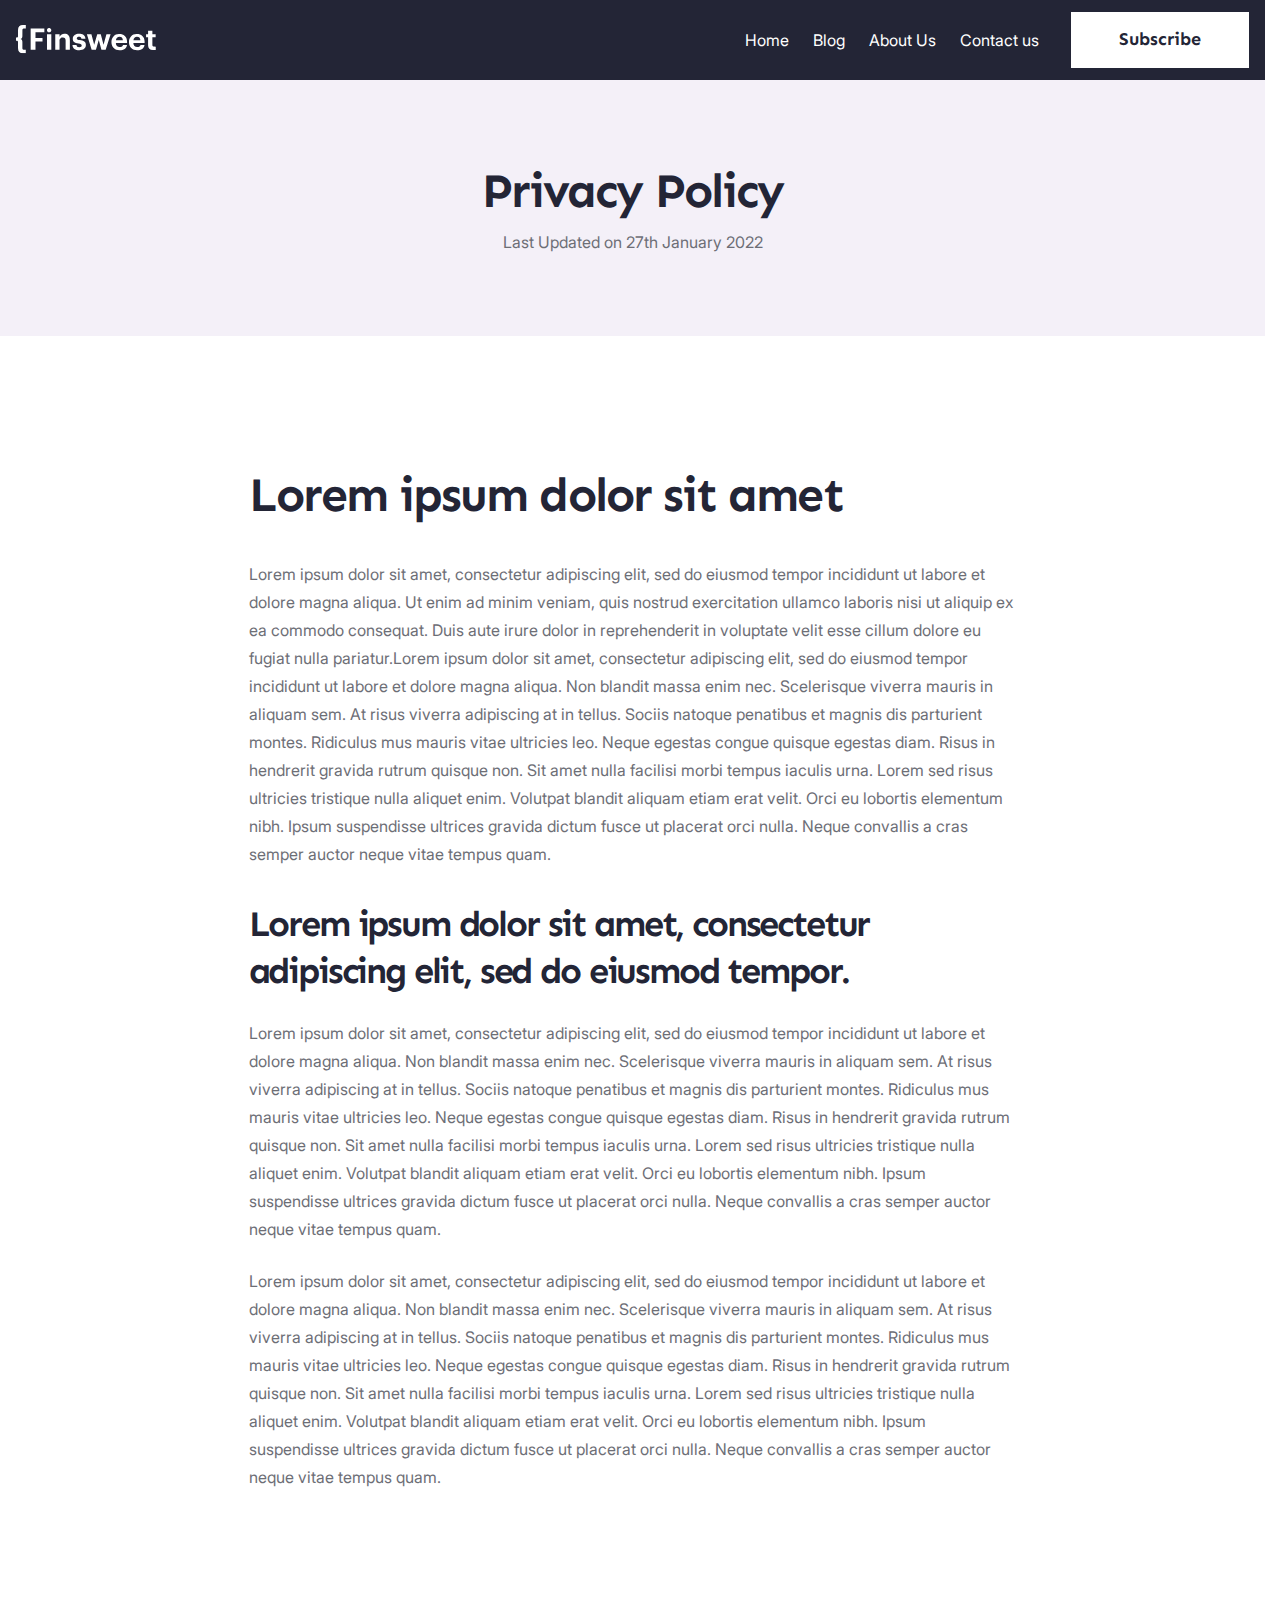
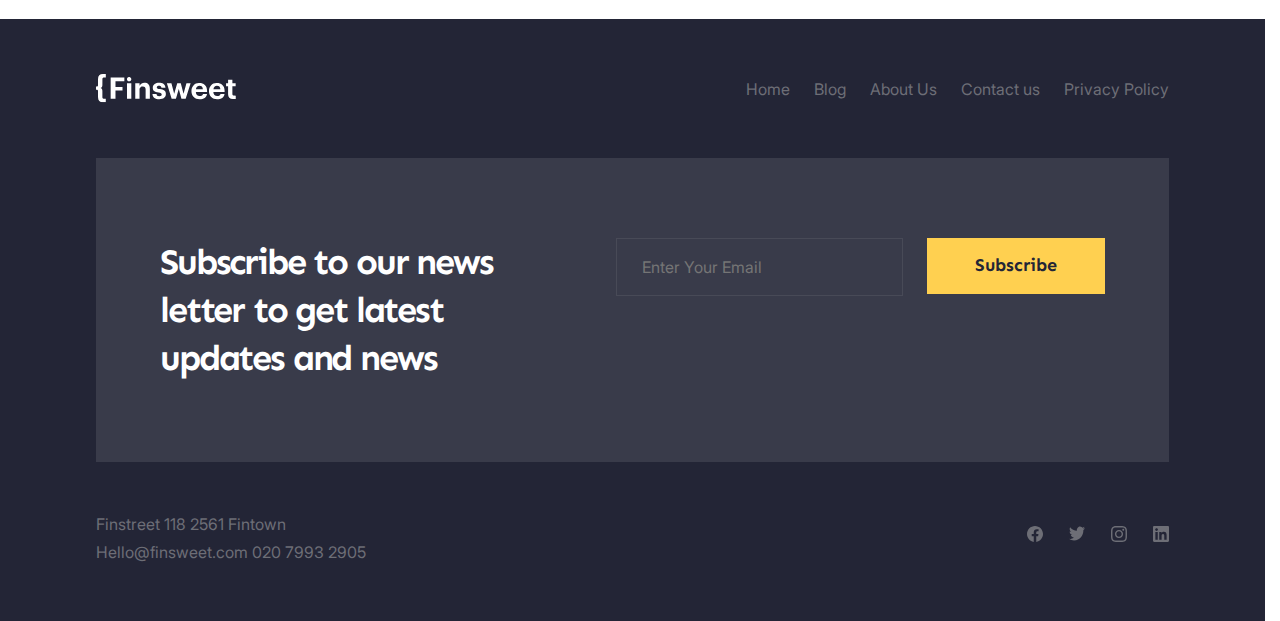
<file: privacy.html>
<!DOCTYPE html>
<html lang="en">
<head>
    <meta charset="UTF-8">
    <meta name="viewport" content="width=device-width, initial-scale=1.0">
    <meta http-equiv="X-UA-Compatible" content="ie=edge">
    <title>Finsweet | Privacy Policy</title>
    <link rel="stylesheet" href="./css/main.css">
    <link rel="stylesheet" href="https://cdn.jsdelivr.net/npm/swiper@11/swiper-bundle.min.css"/>
    <script src="./js/main.js" type="module" defer></script>
    <script src="https://cdn.jsdelivr.net/npm/swiper@11/swiper-bundle.min.js"></script>
</head>
<body>
    <header class="header" data-js-header>
        <div class="header__inner container">
            <a class="header__logo" href="/" aria-label="Home" title="Home">
                <svg width="140" height="29" viewBox="0 0 140 29" fill="none" xmlns="http://www.w3.org/2000/svg">
                    <g clip-path="url(#clip0_1202_586)">
                    <path d="M139.752 21.6557V25.1203H136.846C133.745 25.0228 132.088 23.3481 132.088 20.2026V12.2899H130.059V9.25068H132.088V5.84814H136.376V9.21523H139.655V12.2456H136.376V19.7773C136.376 20.7962 136.58 21.6114 138.148 21.6114L139.752 21.6557Z" fill="white"/>
                    <path d="M112.965 17.2166V16.9862C112.919 15.9671 113.074 14.9488 113.422 13.9898C113.77 13.0308 114.303 12.1498 114.992 11.3975C115.681 10.6451 116.512 10.0361 117.437 9.6054C118.362 9.17468 119.362 8.9307 120.382 8.88745C120.585 8.88745 120.798 8.88745 121.002 8.88745C125.051 8.88745 128.604 11.2444 128.604 16.8621V18.0583H117.351C117.466 20.6457 118.866 22.1077 121.223 22.1077C123.252 22.1077 124.2 21.2216 124.475 19.928H128.525C128.028 23.3039 125.335 25.1824 121.073 25.1824C116.394 25.1469 112.965 22.1875 112.965 17.2166ZM124.387 15.3469C124.236 12.99 123.049 11.8558 120.984 11.8558C118.919 11.8558 117.732 13.1318 117.44 15.3469H124.387Z" fill="white"/>
                    <path d="M95.4573 17.2166V16.9862C95.4108 15.9685 95.5654 14.9516 95.9122 13.9937C96.259 13.0358 96.7912 12.1557 97.4783 11.4035C98.1654 10.6514 98.994 10.042 99.9168 9.61032C100.839 9.1786 101.838 8.93296 102.856 8.88745C103.06 8.88745 103.272 8.88745 103.476 8.88745C107.526 8.88745 111.088 11.2444 111.088 16.8621V18.0583H99.8433C99.9585 20.6457 101.359 22.1077 103.716 22.1077C105.745 22.1077 106.693 21.2216 106.967 19.928H111.017C110.512 23.3039 107.818 25.1824 103.556 25.1824C98.8864 25.1469 95.4573 22.1875 95.4573 17.2166ZM106.879 15.3469C106.728 12.99 105.541 11.8558 103.476 11.8558C101.412 11.8558 100.26 13.1672 99.932 15.3381L106.879 15.3469Z" fill="white"/>
                    <path d="M70.8867 9.21509H75.4234L78.1968 19.7239L81.2361 9.21509H84.7804L87.5272 19.7239L90.4513 9.21509H94.607L89.6804 24.8277H85.4272L82.769 15.0277L79.9247 24.8277H75.6184L70.8867 9.21509Z" fill="white"/>
                    <path d="M56.4688 19.9189H60.5181C60.7042 21.3278 61.4042 22.1341 63.265 22.1341C64.9308 22.1341 65.7017 21.505 65.7017 20.4328C65.7017 19.3607 64.8156 18.9088 62.5472 18.5898C58.3915 17.9607 56.7877 16.7645 56.7877 13.7164C56.7877 10.4645 59.765 8.85181 62.9903 8.85181C66.4548 8.85181 69.0688 10.11 69.4409 13.6986H65.4447C65.4192 13.4212 65.339 13.1516 65.2087 12.9053C65.0784 12.6591 64.9006 12.4411 64.6855 12.264C64.4705 12.0868 64.2225 11.9541 63.9559 11.8733C63.6892 11.7926 63.4092 11.7655 63.132 11.7936H62.9991C61.5991 11.7936 60.7839 12.4493 60.7839 13.4062C60.7839 14.3632 61.5371 14.7797 63.8232 15.1075C67.7042 15.6923 69.8751 16.6759 69.8751 20.0164C69.8751 23.3569 67.4206 25.1467 63.3093 25.1467C59.1979 25.1467 56.5839 23.2948 56.4688 19.9189Z" fill="white"/>
                    <path d="M39.2617 9.21514H43.5503V11.6873C44.0337 10.7799 44.7674 10.0304 45.6643 9.52772C46.5612 9.02509 47.5835 8.79051 48.6098 8.85185C51.6491 8.85185 53.8554 10.7038 53.8554 14.9303V24.8632H49.6199V15.5506C49.6199 13.4329 48.7959 12.4227 46.882 12.4227C46.4774 12.3875 46.0699 12.4325 45.6829 12.5552C45.2958 12.6779 44.9368 12.8758 44.6264 13.1376C44.316 13.3995 44.0604 13.72 43.8742 14.0809C43.688 14.4417 43.5749 14.8358 43.5415 15.2405C43.5193 15.4288 43.5193 15.6192 43.5415 15.8076V24.8278H39.2617V9.21514Z" fill="white"/>
                    <path d="M30.9858 5.28988C30.9703 4.86229 31.0819 4.4397 31.3067 4.07562C31.5315 3.71153 31.8592 3.42233 32.2484 3.24462C32.6377 3.06691 33.0709 3.00868 33.4932 3.07731C33.9155 3.14594 34.308 3.33834 34.6209 3.63016C34.9338 3.92197 35.1531 4.30007 35.2511 4.71659C35.349 5.13311 35.3211 5.56932 35.171 5.96998C35.0208 6.37065 34.7552 6.71776 34.4076 6.96737C34.0601 7.21697 33.6463 7.35785 33.2187 7.37216H33.139C32.8736 7.38896 32.6074 7.35319 32.3559 7.2669C32.1043 7.18062 31.8723 7.04551 31.673 6.86934C31.4738 6.69317 31.3113 6.4794 31.1949 6.24028C31.0785 6.00117 31.0105 5.74143 30.9947 5.47596C30.9873 5.41422 30.9843 5.35204 30.9858 5.28988ZM30.9858 9.2152H35.3187V24.8279H31.0035L30.9858 9.2152Z" fill="white"/>
                    <path d="M14.6562 3.49121H28.355V7.27476H19.4942V12.9191H26.5119V16.5608H19.4854V24.8279H14.6562V3.49121Z" fill="white"/>
                    <path d="M6.38861 10.4734C6.38861 11.8114 6.38861 13.4418 4.54557 14.1063C6.43291 14.7532 6.38861 16.1266 6.38861 17.562V22.8785C6.38861 23.8886 6.7962 24.5 7.52279 24.6506C7.68244 24.7045 7.85064 24.7285 8.01899 24.7215H9.79114V28.2658H6.86709C3.7481 28.2658 2.02911 26.4937 2.02911 23.2063V16.9152C2.00699 16.5922 1.86458 16.2893 1.63 16.0662C1.39541 15.8431 1.08571 15.716 0.762025 15.7101H0V12.6H0.762025C1.09216 12.5956 1.40796 12.4644 1.64388 12.2334C1.87981 12.0024 2.01776 11.6895 2.02911 11.3595V4.97975C2.02911 1.74557 3.71266 0 6.86709 0H9.81772V3.49114H8.04557C7.87702 3.49163 7.70958 3.51854 7.54937 3.57089C6.82278 3.75696 6.41519 4.35949 6.41519 5.34304L6.38861 10.4734Z" fill="white"/>
                    </g>
                    <defs>
                    <clipPath id="clip0_1202_586">
                    <rect width="140" height="28.3544" fill="white"/>
                    </clipPath>
                    </defs>
                </svg>            
            </a>
            <div class="header__body" data-js-header-body>
                <nav class="header__menu">
                    <ul class="header__menu-list">
                        <li class="header__menu-item">
                            <a class="header__menu-link" href="/">
                                Home
                            </a>
                        </li>
                        <li class="header__menu-item">
                            <a class="header__menu-link" href="./blog.html">
                                Blog
                            </a>
                        </li>
                        <li class="header__menu-item">
                            <a class="header__menu-link" href="/">
                                About Us
                            </a>
                        </li>
                        <li class="header__menu-item">
                            <a class="header__menu-link" href="/">
                                Contact us
                            </a>
                        </li>
                    </ul>
                </nav>
                <button class="header__button button-menu" type="button">
                    <span>Subscribe</span>
                </button>
            </div>
            <button class="header__burger-button burger-button visible-mobile" type="button" aria-label="Open menu" title="Open menu" data-js-header-burger-button>
                <span class="burger-button__line"></span>
                <span class="burger-button__line"></span>
                <span class="burger-button__line"></span>
            </button>
        </div>
    </header>

    <main>
        <section class="privacy" aria-labelledby="privacy-title">
            <div class="privacy__inner">
                <div class="privacy__header">
                    <h1 class="privacy__title h1" id="privacy-title">Privacy Policy</h1>
                    <span class="privacy__update">
                        Last Updated on <time datetime="2022-01-27">27th January 2022</time>
                    </span>
                </div>
                <div class="privacy__body container-contact">
                    <div class="privacy__body-text-header">
                        <h2 class="privacy__title-text h1">Lorem ipsum dolor sit amet</h2>
                        <p class="privacy__text">
                            Lorem ipsum dolor sit amet, consectetur adipiscing elit, sed do eiusmod tempor incididunt ut labore et dolore magna aliqua. Ut enim ad minim veniam, quis nostrud exercitation ullamco laboris nisi ut aliquip ex ea commodo consequat. Duis aute irure dolor in reprehenderit in voluptate velit esse cillum dolore eu fugiat nulla pariatur.Lorem ipsum dolor sit amet, consectetur adipiscing elit, sed do eiusmod tempor incididunt ut labore et dolore magna aliqua. Non blandit massa enim nec. Scelerisque viverra mauris in aliquam sem. At risus viverra adipiscing at in tellus. Sociis natoque penatibus et magnis dis parturient montes. Ridiculus mus mauris vitae ultricies leo. Neque egestas congue quisque egestas diam. Risus in hendrerit gravida rutrum quisque non. Sit amet nulla facilisi morbi tempus iaculis urna. Lorem sed risus ultricies tristique nulla aliquet enim. Volutpat blandit aliquam etiam erat velit. Orci eu lobortis elementum nibh. Ipsum suspendisse ultrices gravida dictum fusce ut placerat orci nulla. Neque convallis a cras semper auctor neque vitae tempus quam.
                        </p>
                    </div>
                    <div class="privacy__body-text-footer">
                        <h3 class="privacy__title-text h2">
                            Lorem ipsum dolor sit amet, consectetur adipiscing elit, sed do eiusmod tempor.
                        </h3>
                        <p class="privacy__text">
                            Lorem ipsum dolor sit amet, consectetur adipiscing elit, sed do eiusmod tempor incididunt ut labore et dolore magna aliqua. Non blandit massa enim nec. Scelerisque viverra mauris in aliquam sem. At risus viverra adipiscing at in tellus. Sociis natoque penatibus et magnis dis parturient montes. Ridiculus mus mauris vitae ultricies leo. Neque egestas congue quisque egestas diam. Risus in hendrerit gravida rutrum quisque non. Sit amet nulla facilisi morbi tempus iaculis urna. Lorem sed risus ultricies tristique nulla aliquet enim. Volutpat blandit aliquam etiam erat velit. Orci eu lobortis elementum nibh. Ipsum suspendisse ultrices gravida dictum fusce ut placerat orci nulla. Neque convallis a cras semper auctor neque vitae tempus quam.
                        </p>
                        <p class="privacy__text">
                            Lorem ipsum dolor sit amet, consectetur adipiscing elit, sed do eiusmod tempor incididunt ut labore et dolore magna aliqua. Non blandit massa enim nec. Scelerisque viverra mauris in aliquam sem. At risus viverra adipiscing at in tellus. Sociis natoque penatibus et magnis dis parturient montes. Ridiculus mus mauris vitae ultricies leo. Neque egestas congue quisque egestas diam. Risus in hendrerit gravida rutrum quisque non. Sit amet nulla facilisi morbi tempus iaculis urna. Lorem sed risus ultricies tristique nulla aliquet enim. Volutpat blandit aliquam etiam erat velit. Orci eu lobortis elementum nibh. Ipsum suspendisse ultrices gravida dictum fusce ut placerat orci nulla. Neque convallis a cras semper auctor neque vitae tempus quam.
                        </p>
                    </div>
                </div>
            </div>
        </section>
    </main>

    <footer class="footer">
        <div class="footer__inner container">
            <div class="footer__navigation">
                <a class="footer__logo" href="/" aria-label="Home" title="Home">
                    <svg width="140" height="29" viewBox="0 0 140 29" fill="none" xmlns="http://www.w3.org/2000/svg">
                        <g clip-path="url(#clip0_1202_586)">
                        <path d="M139.752 21.6557V25.1203H136.846C133.745 25.0228 132.088 23.3481 132.088 20.2026V12.2899H130.059V9.25068H132.088V5.84814H136.376V9.21523H139.655V12.2456H136.376V19.7773C136.376 20.7962 136.58 21.6114 138.148 21.6114L139.752 21.6557Z" fill="white"/>
                        <path d="M112.965 17.2166V16.9862C112.919 15.9671 113.074 14.9488 113.422 13.9898C113.77 13.0308 114.303 12.1498 114.992 11.3975C115.681 10.6451 116.512 10.0361 117.437 9.6054C118.362 9.17468 119.362 8.9307 120.382 8.88745C120.585 8.88745 120.798 8.88745 121.002 8.88745C125.051 8.88745 128.604 11.2444 128.604 16.8621V18.0583H117.351C117.466 20.6457 118.866 22.1077 121.223 22.1077C123.252 22.1077 124.2 21.2216 124.475 19.928H128.525C128.028 23.3039 125.335 25.1824 121.073 25.1824C116.394 25.1469 112.965 22.1875 112.965 17.2166ZM124.387 15.3469C124.236 12.99 123.049 11.8558 120.984 11.8558C118.919 11.8558 117.732 13.1318 117.44 15.3469H124.387Z" fill="white"/>
                        <path d="M95.4573 17.2166V16.9862C95.4108 15.9685 95.5654 14.9516 95.9122 13.9937C96.259 13.0358 96.7912 12.1557 97.4783 11.4035C98.1654 10.6514 98.994 10.042 99.9168 9.61032C100.839 9.1786 101.838 8.93296 102.856 8.88745C103.06 8.88745 103.272 8.88745 103.476 8.88745C107.526 8.88745 111.088 11.2444 111.088 16.8621V18.0583H99.8433C99.9585 20.6457 101.359 22.1077 103.716 22.1077C105.745 22.1077 106.693 21.2216 106.967 19.928H111.017C110.512 23.3039 107.818 25.1824 103.556 25.1824C98.8864 25.1469 95.4573 22.1875 95.4573 17.2166ZM106.879 15.3469C106.728 12.99 105.541 11.8558 103.476 11.8558C101.412 11.8558 100.26 13.1672 99.932 15.3381L106.879 15.3469Z" fill="white"/>
                        <path d="M70.8867 9.21509H75.4234L78.1968 19.7239L81.2361 9.21509H84.7804L87.5272 19.7239L90.4513 9.21509H94.607L89.6804 24.8277H85.4272L82.769 15.0277L79.9247 24.8277H75.6184L70.8867 9.21509Z" fill="white"/>
                        <path d="M56.4688 19.9189H60.5181C60.7042 21.3278 61.4042 22.1341 63.265 22.1341C64.9308 22.1341 65.7017 21.505 65.7017 20.4328C65.7017 19.3607 64.8156 18.9088 62.5472 18.5898C58.3915 17.9607 56.7877 16.7645 56.7877 13.7164C56.7877 10.4645 59.765 8.85181 62.9903 8.85181C66.4548 8.85181 69.0688 10.11 69.4409 13.6986H65.4447C65.4192 13.4212 65.339 13.1516 65.2087 12.9053C65.0784 12.6591 64.9006 12.4411 64.6855 12.264C64.4705 12.0868 64.2225 11.9541 63.9559 11.8733C63.6892 11.7926 63.4092 11.7655 63.132 11.7936H62.9991C61.5991 11.7936 60.7839 12.4493 60.7839 13.4062C60.7839 14.3632 61.5371 14.7797 63.8232 15.1075C67.7042 15.6923 69.8751 16.6759 69.8751 20.0164C69.8751 23.3569 67.4206 25.1467 63.3093 25.1467C59.1979 25.1467 56.5839 23.2948 56.4688 19.9189Z" fill="white"/>
                        <path d="M39.2617 9.21514H43.5503V11.6873C44.0337 10.7799 44.7674 10.0304 45.6643 9.52772C46.5612 9.02509 47.5835 8.79051 48.6098 8.85185C51.6491 8.85185 53.8554 10.7038 53.8554 14.9303V24.8632H49.6199V15.5506C49.6199 13.4329 48.7959 12.4227 46.882 12.4227C46.4774 12.3875 46.0699 12.4325 45.6829 12.5552C45.2958 12.6779 44.9368 12.8758 44.6264 13.1376C44.316 13.3995 44.0604 13.72 43.8742 14.0809C43.688 14.4417 43.5749 14.8358 43.5415 15.2405C43.5193 15.4288 43.5193 15.6192 43.5415 15.8076V24.8278H39.2617V9.21514Z" fill="white"/>
                        <path d="M30.9858 5.28988C30.9703 4.86229 31.0819 4.4397 31.3067 4.07562C31.5315 3.71153 31.8592 3.42233 32.2484 3.24462C32.6377 3.06691 33.0709 3.00868 33.4932 3.07731C33.9155 3.14594 34.308 3.33834 34.6209 3.63016C34.9338 3.92197 35.1531 4.30007 35.2511 4.71659C35.349 5.13311 35.3211 5.56932 35.171 5.96998C35.0208 6.37065 34.7552 6.71776 34.4076 6.96737C34.0601 7.21697 33.6463 7.35785 33.2187 7.37216H33.139C32.8736 7.38896 32.6074 7.35319 32.3559 7.2669C32.1043 7.18062 31.8723 7.04551 31.673 6.86934C31.4738 6.69317 31.3113 6.4794 31.1949 6.24028C31.0785 6.00117 31.0105 5.74143 30.9947 5.47596C30.9873 5.41422 30.9843 5.35204 30.9858 5.28988ZM30.9858 9.2152H35.3187V24.8279H31.0035L30.9858 9.2152Z" fill="white"/>
                        <path d="M14.6562 3.49121H28.355V7.27476H19.4942V12.9191H26.5119V16.5608H19.4854V24.8279H14.6562V3.49121Z" fill="white"/>
                        <path d="M6.38861 10.4734C6.38861 11.8114 6.38861 13.4418 4.54557 14.1063C6.43291 14.7532 6.38861 16.1266 6.38861 17.562V22.8785C6.38861 23.8886 6.7962 24.5 7.52279 24.6506C7.68244 24.7045 7.85064 24.7285 8.01899 24.7215H9.79114V28.2658H6.86709C3.7481 28.2658 2.02911 26.4937 2.02911 23.2063V16.9152C2.00699 16.5922 1.86458 16.2893 1.63 16.0662C1.39541 15.8431 1.08571 15.716 0.762025 15.7101H0V12.6H0.762025C1.09216 12.5956 1.40796 12.4644 1.64388 12.2334C1.87981 12.0024 2.01776 11.6895 2.02911 11.3595V4.97975C2.02911 1.74557 3.71266 0 6.86709 0H9.81772V3.49114H8.04557C7.87702 3.49163 7.70958 3.51854 7.54937 3.57089C6.82278 3.75696 6.41519 4.35949 6.41519 5.34304L6.38861 10.4734Z" fill="white"/>
                        </g>
                        <defs>
                        <clipPath id="clip0_1202_586">
                        <rect width="140" height="28.3544" fill="white"/>
                        </clipPath>
                        </defs>
                    </svg>            
                </a>
                <nav class="footer__menu">
                    <ul class="footer__menu-list">
                        <li class="footer__menu-item">
                            <a class="footer__menu-link" href="/">
                                Home
                            </a>
                        </li>
                        <li class="footer__menu-item">
                            <a class="footer__menu-link" href="/">
                                Blog
                            </a>
                        </li>
                        <li class="footer__menu-item">
                            <a class="footer__menu-link" href="/">
                                About Us
                            </a>
                        </li>
                        <li class="footer__menu-item">
                            <a class="footer__menu-link" href="/">
                                Contact us
                            </a>
                        </li>
                        <li class="footer__menu-item">
                            <a class="footer__menu-link" href="/">
                                Privacy Policy
                            </a>
                        </li>
                    </ul>
                </nav>
            </div>
            <div class="footer__body">
                <p class="footer__text h2">Subscribe to our news letter to get latest updates and news</p>
                <form class="footer__form form" action="/">
                    <div class="form__cell">
                        <label class="form__cell-label visually-hidden" for="email">Email</label>
                        <input class="form__cell-input" id="email" placeholder="Enter Your Email" required>                                           
                    </div>
                    <button class="form__button button-base button-base--footer">Subscribe</button>
                </form>
            </div>
            <div class="footer__copyright">
                <div class="footer__copyright-wrapper">
                    <p class="footer__copyright-text">Finstreet 118 2561 Fintown</p>
                    <a class="footer__copyright-email" href="mailto:Hello@finsweet.com">Hello@finsweet.com</a>
                    <span>020 7993 2905</span>
                </div>
                <div class="footer__soc1als footer-soc1als">
                    <ul class="footer-soc1als__list">
                        <li class="footer-soc1als__item">
                            <svg width="16" height="16" viewBox="0 0 16 16" fill="none" xmlns="http://www.w3.org/2000/svg">
                                <path d="M16 8C16 3.58172 12.4183 0 8 0C3.58172 0 0 3.58172 0 8C0 11.993 2.92547 15.3027 6.75 15.9028V10.3125H4.71875V8H6.75V6.2375C6.75 4.2325 7.94438 3.125 9.77172 3.125C10.6467 3.125 11.5625 3.28125 11.5625 3.28125V5.25H10.5538C9.56 5.25 9.25 5.86672 9.25 6.5V8H11.4688L11.1141 10.3125H9.25V15.9028C13.0745 15.3027 16 11.993 16 8Z" fill="#232536"/>
                            </svg>
                        </li>
                        <li class="footer-soc1als__item">
                            <svg width="16" height="17" viewBox="0 0 16 17" fill="none" xmlns="http://www.w3.org/2000/svg">
                                <path d="M5.03344 15.4068C11.0697 15.4068 14.3722 10.0919 14.3722 5.48434C14.3722 5.33492 14.3691 5.18219 14.3628 5.03277C15.0052 4.53914 15.5597 3.9277 16 3.22719C15.4017 3.51003 14.7664 3.69475 14.1159 3.77504C14.8009 3.33883 15.3137 2.65356 15.5594 1.84627C14.915 2.252 14.2104 2.5382 13.4756 2.69262C12.9806 2.13371 12.326 1.76364 11.6131 1.63964C10.9003 1.51563 10.1688 1.6446 9.53183 2.00659C8.89486 2.36858 8.38787 2.94344 8.08923 3.64228C7.7906 4.34113 7.71695 5.12504 7.87969 5.87281C6.575 5.80325 5.29862 5.44314 4.13332 4.81584C2.96802 4.18853 1.9398 3.30804 1.11531 2.23143C0.696266 2.99907 0.568038 3.90743 0.756687 4.77192C0.945337 5.6364 1.43671 6.39213 2.13094 6.88551C1.60975 6.86793 1.09998 6.71883 0.64375 6.45055V6.49371C0.643283 7.29929 0.905399 8.08018 1.38554 8.70365C1.86568 9.32711 2.53422 9.75467 3.2775 9.91363C2.7947 10.054 2.28799 10.0744 1.79656 9.9734C2.0063 10.6662 2.41438 11.2721 2.96385 11.7067C3.51331 12.1412 4.17675 12.3826 4.86156 12.3972C3.69895 13.3676 2.26278 13.8939 0.784375 13.8914C0.522191 13.8909 0.260266 13.8739 0 13.8402C1.5019 14.864 3.24902 15.4077 5.03344 15.4068Z" fill="#232536"/>
                            </svg>
                        </li>
                        <li class="footer-soc1als__item">
                        <svg width="16" height="16" viewBox="0 0 16 16" fill="none" xmlns="http://www.w3.org/2000/svg">
                            <g clip-path="url(#clip0_1211_619)">
                            <path d="M8 1.44062C10.1375 1.44062 10.3906 1.45 11.2313 1.4875C12.0125 1.52187 12.4344 1.65313 12.7156 1.7625C13.0875 1.90625 13.3563 2.08125 13.6344 2.35937C13.9156 2.64062 14.0875 2.90625 14.2313 3.27813C14.3406 3.55937 14.4719 3.98437 14.5063 4.7625C14.5438 5.60625 14.5531 5.85938 14.5531 7.99375C14.5531 10.1312 14.5438 10.3844 14.5063 11.225C14.4719 12.0063 14.3406 12.4281 14.2313 12.7094C14.0875 13.0813 13.9125 13.35 13.6344 13.6281C13.3531 13.9094 13.0875 14.0813 12.7156 14.225C12.4344 14.3344 12.0094 14.4656 11.2313 14.5C10.3875 14.5375 10.1344 14.5469 8 14.5469C5.8625 14.5469 5.60938 14.5375 4.76875 14.5C3.9875 14.4656 3.56563 14.3344 3.28438 14.225C2.9125 14.0813 2.64375 13.9062 2.36563 13.6281C2.08438 13.3469 1.9125 13.0813 1.76875 12.7094C1.65938 12.4281 1.52813 12.0031 1.49375 11.225C1.45625 10.3813 1.44688 10.1281 1.44688 7.99375C1.44688 5.85625 1.45625 5.60312 1.49375 4.7625C1.52813 3.98125 1.65938 3.55937 1.76875 3.27813C1.9125 2.90625 2.0875 2.6375 2.36563 2.35937C2.64688 2.07812 2.9125 1.90625 3.28438 1.7625C3.56563 1.65313 3.99063 1.52187 4.76875 1.4875C5.60938 1.45 5.8625 1.44062 8 1.44062ZM8 0C5.82813 0 5.55625 0.009375 4.70313 0.046875C3.85313 0.084375 3.26875 0.221875 2.7625 0.41875C2.23438 0.625 1.7875 0.896875 1.34375 1.34375C0.896875 1.7875 0.625 2.23438 0.41875 2.75938C0.221875 3.26875 0.084375 3.85 0.046875 4.7C0.009375 5.55625 0 5.82812 0 8C0 10.1719 0.009375 10.4437 0.046875 11.2969C0.084375 12.1469 0.221875 12.7312 0.41875 13.2375C0.625 13.7656 0.896875 14.2125 1.34375 14.6562C1.7875 15.1 2.23438 15.375 2.75938 15.5781C3.26875 15.775 3.85 15.9125 4.7 15.95C5.55313 15.9875 5.825 15.9969 7.99688 15.9969C10.1688 15.9969 10.4406 15.9875 11.2938 15.95C12.1438 15.9125 12.7281 15.775 13.2344 15.5781C13.7594 15.375 14.2063 15.1 14.65 14.6562C15.0938 14.2125 15.3688 13.7656 15.5719 13.2406C15.7688 12.7312 15.9063 12.15 15.9438 11.3C15.9813 10.4469 15.9906 10.175 15.9906 8.00313C15.9906 5.83125 15.9813 5.55937 15.9438 4.70625C15.9063 3.85625 15.7688 3.27187 15.5719 2.76562C15.375 2.23437 15.1031 1.7875 14.6563 1.34375C14.2125 0.9 13.7656 0.625 13.2406 0.421875C12.7313 0.225 12.15 0.0875 11.3 0.05C10.4438 0.009375 10.1719 0 8 0Z" fill="#232536"/>
                            <path d="M8 3.89062C5.73125 3.89062 3.89062 5.73125 3.89062 8C3.89062 10.2688 5.73125 12.1094 8 12.1094C10.2687 12.1094 12.1094 10.2688 12.1094 8C12.1094 5.73125 10.2687 3.89062 8 3.89062ZM8 10.6656C6.52812 10.6656 5.33437 9.47188 5.33437 8C5.33437 6.52813 6.52812 5.33437 8 5.33437C9.47187 5.33437 10.6656 6.52813 10.6656 8C10.6656 9.47188 9.47187 10.6656 8 10.6656Z" fill="#232536"/>
                            <path d="M13.2313 3.72842C13.2313 4.25967 12.8 4.68779 12.2719 4.68779C11.7406 4.68779 11.3125 4.25654 11.3125 3.72842C11.3125 3.19717 11.7438 2.76904 12.2719 2.76904C12.8 2.76904 13.2313 3.20029 13.2313 3.72842Z" fill="#232536"/>
                            </g>
                            <defs>
                            <clipPath id="clip0_1211_619">
                            <rect width="16" height="16" fill="white"/>
                            </clipPath>
                            </defs>
                        </svg>
                        </li>
                        <li class="footer-soc1als__item">
                            <svg width="16" height="16" viewBox="0 0 16 16" fill="none" xmlns="http://www.w3.org/2000/svg">
                                <g clip-path="url(#clip0_1211_624)">
                                <path d="M14.8156 0H1.18125C0.528125 0 0 0.515625 0 1.15313V14.8438C0 15.4813 0.528125 16 1.18125 16H14.8156C15.4688 16 16 15.4813 16 14.8469V1.15313C16 0.515625 15.4688 0 14.8156 0ZM4.74687 13.6344H2.37188V5.99687H4.74687V13.6344ZM3.55938 4.95625C2.79688 4.95625 2.18125 4.34062 2.18125 3.58125C2.18125 2.82188 2.79688 2.20625 3.55938 2.20625C4.31875 2.20625 4.93437 2.82188 4.93437 3.58125C4.93437 4.3375 4.31875 4.95625 3.55938 4.95625ZM13.6344 13.6344H11.2625V9.92188C11.2625 9.0375 11.2469 7.89687 10.0281 7.89687C8.79375 7.89687 8.60625 8.8625 8.60625 9.85938V13.6344H6.2375V5.99687H8.5125V7.04063H8.54375C8.85938 6.44063 9.63438 5.80625 10.7875 5.80625C13.1906 5.80625 13.6344 7.3875 13.6344 9.44375V13.6344Z" fill="#232536"/>
                                </g>
                                <defs>
                                <clipPath id="clip0_1211_624">
                                <rect width="16" height="16" fill="white"/>
                                </clipPath>
                                </defs>
                            </svg>
                        </li>
                    </ul>
                </div>
            </div>
        </div>
    </footer>
</body>
</html>
</file>
<file: css/main.css>
@charset "UTF-8";
@font-face {
  font-family: "Inter";
  src: url("../fonts/Inter-Regular.woff2") format("woff2");
  font-weight: 400;
  font-style: normal;
  font-display: swap;
}
@font-face {
  font-family: "Inter";
  src: url("../fonts/Inter-Medium.woff2") format("woff2");
  font-weight: 500;
  font-style: normal;
  font-display: swap;
}
@font-face {
  font-family: "Inter";
  src: url("../fonts/Inter-SemiBold.woff2") format("woff2");
  font-weight: 600;
  font-style: normal;
  font-display: swap;
}
@font-face {
  font-family: "Inter";
  src: url("../fonts/Inter-Black.woff2") format("woff2");
  font-weight: 900;
  font-style: normal;
  font-display: swap;
}
@font-face {
  font-family: "Sen";
  src: url("../fonts/Sen-Bold.woff2") format("woff2");
  font-weight: 700;
  font-style: normal;
  font-display: swap;
}
/**
  Нормализация блочной модели
 */
*,
::before,
::after {
  box-sizing: border-box;
}

/**
  Убираем внутренние отступы слева тегам списков,
  у которых есть атрибут class
 */
:where(ul, ol):where([class]) {
  padding-left: 0;
}

/**
  Убираем внешние отступы body и двум другим тегам,
  у которых есть атрибут class
 */
body,
:where(blockquote, figure):where([class]) {
  margin: 0;
}

/**
  Убираем внешние отступы вертикали нужным тегам,
  у которых есть атрибут class
 */
:where(h1,
h2,
h3,
h4,
h5,
h6,
p,
ul,
ol,
dl):where([class]) {
  margin-block: 0;
}

:where(dd[class]) {
  margin-left: 0;
}

:where(fieldset[class]) {
  margin-left: 0;
  padding: 0;
  border: none;
}

/**
  Убираем стандартный маркер маркированному списку,
  у которого есть атрибут class
 */
:where(ul[class]) {
  list-style: none;
}

:where(address[class]) {
  font-style: normal;
}

/**
  Обнуляем вертикальные внешние отступы параграфа,
  объявляем локальную переменную для внешнего отступа вниз,
  чтобы избежать взаимодействие с более сложным селектором
 */
p {
  --paragraphMarginBottom: 24px;
  margin-block: 0;
}

/**
  Внешний отступ вниз для параграфа без атрибута class,
  который расположен не последним среди своих соседних элементов
 */
p:where(:not([class]):not(:last-child)) {
  margin-bottom: var(--paragraphMarginBottom);
}

/**
  Упрощаем работу с изображениями и видео
 */
img,
video {
  display: block;
  max-width: 100%;
  height: auto;
}

/**
  Наследуем свойства шрифт для полей ввода
 */
input,
textarea,
select,
button {
  font: inherit;
}

html {
  /**
    Пригодится в большинстве ситуаций
    (когда, например, нужно будет "прижать" футер к низу сайта)
   */
  height: 100%;
  /**
    Убираем скачок интерфейса по горизонтали
    при появлении / исчезновении скроллбара
   */
  scrollbar-gutter: stable;
}

/**
  Плавный скролл
 */
html,
:has(:target) {
  scroll-behavior: smooth;
}

body {
  /**
    Пригодится в большинстве ситуаций
    (когда, например, нужно будет "прижать" футер к низу сайта)
   */
  min-height: 100%;
  /**
    Унифицированный интерлиньяж
   */
  line-height: 1.5;
}

/**
  Нормализация высоты элемента ссылки при его инспектировании в DevTools
 */
a:where([class]) {
  display: inline-flex;
}

/**
  Курсор-рука при наведении на элемент
 */
button,
label {
  cursor: pointer;
}

/**
  Приводим к единому цвету svg-элементы
  (за исключением тех, у которых уже указан
  атрибут fill со значением 'none' или начинается с 'url')
 */
/**
  Приводим к единому цвету svg-элементы
  (за исключением тех, у которых уже указан
  атрибут stroke со значением 'none')
 */
:where([stroke]:not([stroke=none],
[stroke^=url])) {
  stroke: currentColor;
}

/**
  Чиним баг задержки смены цвета при взаимодействии с svg-элементами
 */
svg * {
  transition-property: fill, stroke;
}

/**
  Приведение рамок таблиц в классический 'collapse' вид
 */
:where(table) {
  border-collapse: collapse;
  border-color: currentColor;
}

/**
  Удаляем все анимации и переходы для людей,
  которые предпочитают их не использовать
 */
@media (prefers-reduced-motion: reduce) {
  *,
  ::before,
  ::after {
    animation-duration: 0.01ms !important;
    animation-iteration-count: 1 !important;
    transition-duration: 0.01ms !important;
    scroll-behavior: auto !important;
  }
}
:root {
  --color-light: #FFFFFF;
  --color-black: #232536;
  --color-yellow: #FFD050;
  --color-purple: #592EA9;
  --color-dark-grey: #4C4C4C;
  --color-medium-grey: #6D6E76;
  --color-light-grey: #F4F4F4;
  --color-light-yellow: #F4F0F8;
  --color-lavender: #FBF6EA;
  --color-footer: rgba(255, 255, 255, 0.1);
  --color-accent: #EDC14A;
  --color-marker: #494A53;
  --border-base: 0.0625rem solid rgba(109, 110, 118, 0.3);
  --border-form: 0.0625rem solid var(--color-dark-grey);
  --border-categories: 0.09375rem solid #C1C1C3;
  --border-tag: 0.125rem solid var(--color-medium-grey);
  --border-contacts-light: 0.0625rem solid var(--color-light);
  --border-contacts-cell: 0.0625rem solid rgba(109, 110, 118, 0.5);
  --border-radius: 1.75rem;
  --font-family-base: "Inter", sans-serif;
  --font-family-heading: "Sen", sans-serif;
  --container-width: 80rem;
  --container-width-author: 64rem;
  --container-width-contact: 48rem;
  --container-padding-x: 1rem;
  --transition-duration: 0.2s;
}

.container {
  max-width: calc(var(--container-width) + var(--container-padding-x) * 2);
  margin-inline: auto;
  padding-inline: var(--container-padding-x);
}

.container-author {
  max-width: calc(var(--container-width-author) + var(--container-padding-x) * 2);
  margin-inline: auto;
  padding-inline: var(--container-padding-x);
}

.container-contact {
  max-width: calc(var(--container-width-contact) + var(--container-padding-x) * 2);
  margin-inline: auto;
  padding-inline: var(--container-padding-x);
}

.visually-hidden {
  position: absolute !important;
  width: 1px !important;
  height: 1px !important;
  margin: -1px !important;
  border: 0 !important;
  padding: 0 !important;
  white-space: nowrap !important;
  clip-path: inset(100%) !important;
  clip: rect(0 0 0 0) !important;
  overflow: hidden !important;
}

@media (width <= 47.99875rem) {
  .hidden-mobile {
    display: none !important;
  }
}

@media (width > 47.99875rem) {
  .visible-mobile {
    display: none !important;
  }
}

html.is-lock {
  overflow: hidden;
}

body {
  display: flex;
  flex-direction: column;
  font-family: var(--font-family-base);
  font-size: 1rem;
  line-height: 1.75;
  color: var(--color-medium-grey);
  background-color: var(--color-light);
}

h1, .h1,
h2, .h2,
h3, .h3,
h4, .h4,
h5, .h5,
h6, .h6 {
  font-weight: 700;
  font-family: var(--font-family-heading);
  color: var(--color-black);
}

h1, .h1,
h2, .h2,
h4, .h4 {
  line-height: 1.33;
}

h1, .h1 {
  font-size: clamp(1.75rem, 1.202247191rem + 2.2471910112vw, 3rem);
  letter-spacing: -0.04em;
}

h2, .h2 {
  font-size: clamp(1.5rem, 1.1713483146rem + 1.3483146067vw, 2.25rem);
  letter-spacing: -0.06em;
}

h3, .h3 {
  font-size: clamp(1.25rem, 1.0308988764rem + 0.8988764045vw, 1.75rem);
  line-height: 1.43;
  letter-spacing: -0.04em;
}

h4, .h4 {
  font-size: clamp(1.125rem, 0.9606741573rem + 0.6741573034vw, 1.5rem);
}

h5, .h5 {
  font-size: clamp(1.125rem, 1.0702247191rem + 0.2247191011vw, 1.25rem);
  line-height: 1.6;
}

h6, .h6 {
  font-size: 1rem;
  line-height: 1.5;
}

a,
button,
label,
input,
textarea,
select,
svg * {
  transition-duration: var(--transition-duration);
}

a {
  color: inherit;
}
@media (any-hover: hover) {
  a:hover {
    color: var(--color-accent);
  }
}
@media (any-hover: none) {
  a:active {
    color: var(--color-accent);
  }
}
a[class] {
  text-decoration: none;
}

section:not(:last-child) {
  margin-bottom: 8rem;
}
@media (width <= 47.99875rem) {
  section:not(:last-child) {
    margin-bottom: 3.125rem;
  }
}

:focus-visible {
  outline: 0.125rem dashed var(--color-light);
  outline-offset: 0.25rem;
  transition-duration: 0s !important;
}

.header {
  position: sticky;
  top: 0;
  z-index: 100;
  animation-name: scrolling-header;
  animation-fill-mode: both;
  animation-timeline: scroll();
  animation-range: 6.25rem 12.5rem;
  background-color: var(--color-black);
  padding-block: 0.75rem;
  color: var(--color-light);
}
@keyframes scrolling-header {
  to {
    box-shadow: 0 0 1rem 0 var(--color-black);
  }
}
.header__inner {
  display: flex;
  justify-content: space-between;
  align-items: center;
  column-gap: 1rem;
}
@media (any-hover: hover) {
  .header__logo:hover svg path {
    fill: var(--color-accent);
  }
}
@media (any-hover: none) {
  .header__logo:active svg path {
    fill: var(--color-accent);
  }
}
.header__body {
  display: flex;
  align-items: center;
  column-gap: 2rem;
}
@media (width <= 47.99875rem) {
  .header__body {
    position: fixed;
    inset: 0;
    flex-direction: column;
    justify-content: center;
    row-gap: 2rem;
    padding: 1rem;
    background-color: var(--color-black);
    transition-duration: var(--transition-duration);
  }
  .header__body:not(.is-active) {
    opacity: 0;
    visibility: hidden;
    translate: 100%;
  }
}
.header__menu-list {
  display: flex;
  gap: 1.5rem;
}
@media (width <= 47.99875rem) {
  .header__menu-list {
    flex-direction: column;
    text-align: center;
  }
}
.header__menu-link {
  color: var(--color-light);
}
@media (any-hover: hover) {
  .header__menu-link:hover {
    color: var(--color-accent);
  }
}
@media (any-hover: none) {
  .header__menu-link:active {
    color: var(--color-accent);
  }
}

.button-menu {
  font-family: var(--font-family-heading);
  font-weight: 700;
  font-size: 1.125rem;
  line-height: 1.33;
  color: var(--color-black);
  background-color: var(--color-light);
  padding: 1rem 3rem;
  border: none;
}
@media (any-hover: hover) {
  .button-menu:hover {
    background-color: var(--color-accent);
  }
}
@media (any-hover: none) {
  .button-menu:active {
    background-color: var(--color-accent);
  }
}

.burger-button {
  width: 2.125rem;
  height: 2.125rem;
  position: relative;
  z-index: 20;
  display: inline-flex;
  flex-direction: column;
  justify-content: space-between;
  padding: 0.53125rem 0.265625rem;
  color: var(--color-light);
  background-color: transparent;
  border: none;
}
@media (any-hover: hover) {
  .burger-button:hover {
    color: var(--color-accent);
  }
}
@media (any-hover: none) {
  .burger-button:active {
    color: var(--color-accent);
  }
}
.burger-button.is-active .burger-button__line:nth-child(1) {
  rotate: 45deg;
  transform-origin: 0;
  translate: 0.24em -0.1em;
}
.burger-button.is-active .burger-button__line:nth-child(2) {
  rotate: -45deg;
}
.burger-button.is-active .burger-button__line:nth-child(3) {
  width: 0;
}
.burger-button__line {
  width: 100%;
  height: 0.125rem;
  background-color: currentColor;
  border-radius: 1rem;
  transition-duration: var(--transition-duration);
}

.hero__inner {
  position: relative;
  background: url("../img/hero/hero-bg.jpg") center/cover no-repeat;
}
.hero__inner::before {
  content: "";
  position: absolute;
  top: 0;
  left: 0;
  width: 100%;
  height: 100%;
  background: linear-gradient(225deg, rgba(255, 255, 255, 0), rgb(0, 0, 0));
}
.hero__body {
  position: relative;
  z-index: 20;
  padding-top: 8rem;
  padding-bottom: 12rem;
  color: var(--color-light);
}
@media (width <= 47.99875rem) {
  .hero__body {
    padding-block: 3.125rem;
  }
}
.hero__content {
  max-width: 50.1875rem;
}
.hero__subtitle:not(:last-child), .hero__heading:not(:last-child) {
  margin-bottom: 1.5rem;
}
.hero__subtitle {
  display: inline-block;
  font-weight: 500;
  letter-spacing: 0.19em;
  text-transform: uppercase;
}
@media (width <= 30.06125rem) {
  .hero__subtitle {
    font-size: 0.875rem;
  }
}
.hero__subtitle span {
  font-weight: 900;
}
.hero__post-meta:not(:last-child) {
  margin-bottom: 1rem;
}
.hero__description {
  max-width: 37.4375rem;
}
.hero__description:not(:last-child) {
  margin-bottom: 3rem;
}

.heading-display {
  font-size: clamp(2rem, 1.3426966292rem + 2.6966292135vw, 3.5rem);
  display: inline-block;
  font-family: var(--font-family-heading);
  font-weight: 700;
  line-height: 1.14;
  letter-spacing: -0.04em;
  color: var(--color-light);
}

.post-meta__accent {
  color: var(--color-yellow);
}
.post-meta__accent--purple {
  color: var(--color-purple);
}
.post-meta--base {
  font-weight: 500;
  font-size: 0.875rem;
  line-height: 1.43;
  color: var(--color-dark-grey);
}

.button-base {
  display: inline-flex;
  justify-content: center;
  align-items: center;
  text-wrap: nowrap;
  padding: 1rem 3rem;
  font-family: var(--font-family-heading);
  font-weight: 700;
  font-size: 1.125rem;
  line-height: 1.33;
  color: var(--color-black);
  background-color: var(--color-yellow);
  border: none;
}
@media (width <= 30.06125rem) {
  .button-base {
    padding: 0.75rem 2.1875rem;
  }
}
@media (any-hover: hover) {
  .button-base:hover {
    background-color: var(--color-black);
    color: var(--color-light);
  }
}
@media (any-hover: none) {
  .button-base:active {
    background-color: var(--color-black);
    color: var(--color-light);
  }
}
@media (any-hover: hover) {
  .button-base--footer:hover {
    background-color: var(--color-purple);
    color: var(--color-light);
  }
}
@media (any-hover: none) {
  .button-base--footer:active {
    background-color: var(--color-purple);
    color: var(--color-light);
  }
}
.button-base--form {
  width: 100%;
}

.home-posts {
  display: grid;
  row-gap: 8rem;
}
.home-posts__header {
  display: grid;
  grid-template-columns: 57.26% 40.39%;
  gap: 2rem;
}
@media (width <= 90.06125rem) {
  .home-posts__header {
    gap: 1.25rem;
  }
}
@media (width <= 47.99875rem) {
  .home-posts__header {
    grid-template-columns: 1fr;
    gap: 2.5rem;
  }
}
.home-posts__header:not(:last-child) {
  margin-bottom: 8rem;
}
@media (width <= 47.99875rem) {
  .home-posts__header:not(:last-child) {
    margin-bottom: 3.125rem;
  }
}
.home-posts__wrapper-footer {
  display: grid;
  grid-template-columns: repeat(2, 1fr);
  gap: 3.8125rem;
  background-color: var(--color-light-yellow);
  padding: 6rem 5rem 7rem;
}
@media (width <= 47.99875rem) {
  .home-posts__wrapper-footer {
    grid-template-columns: 1fr;
    padding: 1.25rem;
    padding-top: 3.125rem;
    gap: 1.875rem;
  }
}
.home-posts__footer {
  position: relative;
  padding-top: 1.4375rem;
}
.home-posts__footer::before {
  content: "";
  position: absolute;
  top: 0;
  right: 0;
  width: 82.890625%;
  height: 1.4375rem;
  background: linear-gradient(to right, rgb(255, 208, 80) 73.4213006598%, rgb(89, 46, 169) 26.5786993402%);
}

.posts-featured__title:not(:last-child) {
  margin-bottom: 2rem;
}
.posts-featured__content {
  padding: 2rem;
  border: var(--border-base);
}
.posts-featured__image {
  display: inline-block;
}
.posts-featured__image:not(:last-child) {
  margin-bottom: 2rem;
}
.posts-featured__text {
  display: grid;
  row-gap: 1rem;
}
.posts-featured__text:not(:last-child) {
  margin-bottom: 2rem;
}

.posts-all {
  display: grid;
  row-gap: 2rem;
}
.posts-all__wrapper {
  display: flex;
  justify-content: space-between;
}
.posts-all__link {
  color: var(--color-purple);
}
@media (any-hover: hover) {
  .posts-all__link:hover {
    color: var(--color-accent);
  }
}
@media (any-hover: none) {
  .posts-all__link:active {
    color: var(--color-accent);
  }
}
.posts-all__item {
  padding: 2rem 2rem 1.5625rem;
}
@media (width <= 90.06125rem) {
  .posts-all__item {
    padding: 1.5625rem;
  }
}
.posts-all__content {
  display: grid;
  row-gap: 0.5rem;
}
.posts-all__title-link {
  display: inline-block;
  max-width: 23.0625rem;
}
@media (width <= 47.99875rem) {
  .posts-all__title-link {
    max-width: 100%;
  }
}

.posts-about__content {
  max-width: 32.1875rem;
}
@media (width <= 47.99875rem) {
  .posts-about__content {
    max-width: 100%;
  }
}
.posts-about__subtitle:not(:last-child) {
  margin-bottom: 1.5rem;
}
.posts-about__title {
  max-width: 30.3125rem;
}
@media (width <= 47.99875rem) {
  .posts-about__title {
    max-width: 100%;
  }
}
.posts-about__title:not(:last-child) {
  margin-bottom: 1rem;
}
.posts-about__link {
  font-family: var(--font-family-heading);
  font-weight: 700;
  font-size: 1.125rem;
  line-height: 1.78;
  color: var(--color-purple);
}

.subtitle-base {
  display: inline-block;
  font-weight: 600;
  line-height: 1.25;
  letter-spacing: 0.19em;
  text-transform: uppercase;
  color: var(--color-black);
}
.subtitle-base--purple {
  color: var(--color-purple);
}
.subtitle-base--fat {
  font-weight: 900;
}

.posts-mision__content {
  max-width: 32.25rem;
}
@media (width <= 47.99875rem) {
  .posts-mision__content {
    max-width: 100%;
  }
}
.posts-mision__subtitle:not(:last-child) {
  margin-bottom: 1.5rem;
}
.posts-mision__title {
  max-width: 30.0625rem;
}
@media (width <= 47.99875rem) {
  .posts-mision__title {
    max-width: 100%;
  }
}
.posts-mision__title:not(:last-child) {
  margin-bottom: 1rem;
}

.header-categories:not(:last-child) {
  margin-bottom: 15.625rem;
}
@media (width <= 63.99875rem) {
  .header-categories:not(:last-child) {
    margin-bottom: 3.125rem;
  }
}
.header-categories__title {
  text-align: center;
}
.header-categories__title:not(:last-child) {
  margin-bottom: 3rem;
}
@media (width <= 47.99875rem) {
  .header-categories__title:not(:last-child) {
    margin-bottom: 1.875rem;
  }
}

.card-categories--business:not(:last-child) {
  margin-bottom: 3rem;
}
.card-categories__list {
  display: grid;
  grid-template-columns: repeat(4, 1fr);
  gap: 2rem;
}
@media (width <= 47.99875rem) {
  .card-categories__list {
    grid-template-columns: repeat(2, 1fr);
  }
}
@media (width <= 30.06125rem) {
  .card-categories__list {
    grid-template-columns: 1fr;
  }
}
.card-categories__list--business {
  grid-template-columns: 1fr;
  gap: 1.5rem;
}
@media (width <= 63.99875rem) {
  .card-categories__list--business {
    grid-template-columns: repeat(2, 1fr);
  }
}
@media (width <= 30.06125rem) {
  .card-categories__list--business {
    grid-template-columns: 1fr;
  }
}
.card-categories__item {
  padding: 2rem;
  border: var(--border-base);
  transition-duration: var(--transition-duration);
}
@media (width <= 63.99875rem) {
  .card-categories__item {
    padding: 1.25rem;
  }
}
@media (any-hover: hover) {
  .card-categories__item:hover {
    background-color: var(--color-yellow);
  }
  .card-categories__item:hover .card-categories__title-link {
    color: var(--color-purple);
  }
}
@media (any-hover: none) {
  .card-categories__item:active {
    background-color: var(--color-yellow);
  }
  .card-categories__item:active .card-categories__title-link {
    color: var(--color-purple);
  }
}
.card-categories__item--business {
  padding: 1.5rem;
}
.card-categories__item--business.is-active {
  background-color: var(--color-yellow);
}
.card-categories__content--business {
  display: flex;
  align-items: center;
  flex-wrap: wrap;
  column-gap: 1rem;
  row-gap: 0.3125rem;
}
@media (width <= 63.99875rem) {
  .card-categories__content--business {
    column-gap: 0.625rem;
  }
}
.card-categories__icon {
  display: flex;
}
.card-categories__title-link:not(:last-child) {
  margin-bottom: 0.25rem;
}

.footer-categories {
  position: relative;
  display: flex;
  justify-content: flex-end;
  width: 100%;
}
.footer-categories::before {
  content: "";
  position: absolute;
  top: -7.5rem;
  left: 0;
  width: 74.14%;
  height: 44.0625rem;
  background: url("../img/home-categories/started-bg.jpg") center/contain no-repeat;
}
@media (width <= 63.99875rem) {
  .footer-categories::before {
    display: none;
  }
}
.footer-categories__content {
  position: relative;
  z-index: 20;
  padding: 5rem;
  max-width: 44.375rem;
  background-color: var(--color-light);
}
@media (width <= 63.99875rem) {
  .footer-categories__content {
    padding: 0;
    max-width: 100%;
  }
}
.footer-categories__subtitle:not(:last-child) {
  margin-bottom: 1.5rem;
}
.footer-categories__title:not(:last-child) {
  margin-bottom: 1rem;
}
.footer-categories__description:not(:last-child) {
  margin-bottom: 2rem;
}

.home-authors__title {
  text-align: center;
}
.home-authors__title:not(:last-child) {
  margin-bottom: 3rem;
}

.authors-card__list {
  display: grid;
  grid-template-columns: repeat(4, 1fr);
  gap: 2rem;
}
@media (width <= 63.99875rem) {
  .authors-card__list {
    gap: 0.9375rem;
  }
}
@media (width <= 47.99875rem) {
  .authors-card__list {
    grid-template-columns: repeat(2, 1fr);
    gap: 1.875rem;
  }
}
@media (width <= 30.06125rem) {
  .authors-card__list {
    grid-template-columns: 1fr;
  }
}
.authors-card__item {
  padding: 2.5rem 1.75rem;
}
@media (width <= 30.06125rem) {
  .authors-card__item {
    padding: 1.25rem;
  }
}
.authors-card__item:nth-child(1) {
  background-color: var(--color-light-grey);
}
.authors-card__item:nth-child(2) {
  background-color: var(--color-lavender);
}
.authors-card__item:nth-child(3) {
  background-color: var(--color-light-grey);
}
.authors-card__item:nth-child(4) {
  background-color: var(--color-light-grey);
}
.authors-card__item:nth-child(5) {
  background-color: var(--color-light-grey);
}
.authors-card__item:nth-child(6) {
  background-color: var(--color-light-grey);
}
.authors-card__item:nth-child(7) {
  background-color: var(--color-light-grey);
}
.authors-card__item:nth-child(8) {
  background-color: var(--color-light-grey);
}
.authors-card__body {
  display: flex;
  flex-direction: column;
  align-items: center;
  text-align: center;
  height: 100%;
}
.authors-card__image:not(:last-child) {
  margin-bottom: 1.25rem;
}
.authors-card__name {
  flex-grow: 1;
}
.authors-card__department:not(:last-child) {
  margin-bottom: 1.25rem;
}

.soc1als-author__list {
  display: flex;
  justify-content: center;
  column-gap: 1rem;
}
.soc1als-author__item {
  cursor: pointer;
}
@media (any-hover: hover) {
  .soc1als-author__item:hover svg path {
    fill: var(--color-accent);
  }
}
@media (any-hover: none) {
  .soc1als-author__item:active svg path {
    fill: var(--color-accent);
  }
}

.authors-brands {
  display: flex;
  align-items: center;
  column-gap: 6.0625rem;
  padding-block: 6rem;
}
@media (width <= 90.06125rem) {
  .authors-brands {
    justify-content: center;
    column-gap: 5rem;
  }
}
@media (width <= 47.99875rem) {
  .authors-brands {
    flex-direction: column;
    row-gap: 1.875rem;
  }
}
@media (width <= 30.06125rem) {
  .authors-brands {
    padding-block: 3.125rem;
  }
}
.authors-brands__text {
  display: grid;
}
.authors-brands__we-are {
  font-size: 0.875rem;
  line-height: 1.43;
  color: var(--color-medium-grey);
  opacity: 0.6;
}
.authors-brands__featured {
  font-family: var(--font-family-heading);
  font-weight: 700;
  font-size: 1.5rem;
  line-height: 1.33;
  color: var(--color-medium-grey);
}
.authors-brands__list {
  display: grid;
  grid-template-columns: repeat(5, 1fr);
  column-gap: 4.5625rem;
  row-gap: 0.9375rem;
}
@media (width <= 90.06125rem) {
  .authors-brands__list {
    grid-template-columns: repeat(3, 1fr);
    column-gap: 3.125rem;
  }
}
@media (width <= 47.99875rem) {
  .authors-brands__list {
    grid-template-columns: repeat(2, 1fr);
  }
}
@media (width <= 30.06125rem) {
  .authors-brands__list {
    grid-template-columns: 1fr;
  }
}
.authors-brands__item {
  opacity: 0.8;
}
@media (any-hover: hover) {
  .authors-brands__item:hover svg path {
    fill: var(--color-accent);
  }
}
@media (any-hover: none) {
  .authors-brands__item:active svg path {
    fill: var(--color-accent);
  }
}

.swiper-authors-slide__body {
  display: flex;
  justify-content: center;
  padding: 5rem 7rem 4.625rem;
  background-color: var(--color-lavender);
}
@media (width <= 63.99875rem) {
  .swiper-authors-slide__body {
    padding-inline: 3.125rem;
  }
}
@media (width <= 47.99875rem) {
  .swiper-authors-slide__body {
    flex-direction: column;
  }
}
@media (width <= 30.06125rem) {
  .swiper-authors-slide__body {
    padding-block: 3.125rem;
    padding-inline: 1.25rem;
  }
}
.swiper-authors-slide__content {
  padding-top: 0.75rem;
  padding-right: 5rem;
  border-right: var(--border-base);
  max-width: 21.8125rem;
}
@media (width <= 63.99875rem) {
  .swiper-authors-slide__content {
    padding-right: 3.125rem;
  }
}
@media (width <= 47.99875rem) {
  .swiper-authors-slide__content {
    display: flex;
    flex-direction: column;
    max-width: 100%;
    padding-right: 0;
    padding-bottom: 1.5625rem;
    border-right: none;
    border-bottom: var(--border-base);
  }
}
.swiper-authors-slide__subtitle:not(:last-child) {
  margin-bottom: 0.75rem;
}
.swiper-authors-slide__title-link {
  display: inline-block;
  cursor: pointer;
}
.swiper-authors-slide__title-link:not(:last-child) {
  margin-bottom: 1rem;
}
.swiper-authors-slide__quote {
  padding-left: 6rem;
}
@media (width <= 63.99875rem) {
  .swiper-authors-slide__quote {
    padding-left: 3.125rem;
  }
}
@media (width <= 47.99875rem) {
  .swiper-authors-slide__quote {
    padding-left: 0;
    padding-top: 1.5625rem;
  }
}
.swiper-authors-slide__blockquote {
  max-width: 29.3125rem;
}
.swiper-authors-slide__blockquote:not(:last-child) {
  margin-bottom: 7.125rem;
}
@media (width <= 63.99875rem) {
  .swiper-authors-slide__blockquote:not(:last-child) {
    margin-bottom: 5rem;
  }
}
@media (width <= 47.99875rem) {
  .swiper-authors-slide__blockquote:not(:last-child) {
    margin-bottom: 3.125rem;
  }
}
.swiper-authors-slide__accent {
  display: flex;
  justify-content: space-between;
  align-items: center;
  height: 3.75rem;
}
@media (width <= 63.99875rem) {
  .swiper-authors-slide__accent {
    flex-direction: column;
    align-items: flex-start;
    row-gap: 0.9375rem;
    height: auto;
  }
}
.swiper-authors-navigation {
  display: flex;
  column-gap: 1.5rem;
  align-self: start;
}
.swiper-authors-button-prev, .swiper-authors-button-next {
  width: 3rem;
  height: 3rem;
  border-radius: 50%;
  transition-duration: var(--transition-duration);
  cursor: pointer;
}
.swiper-authors-button-prev {
  background: url("../icon/slider/arrow-prev.svg") center/1.25rem auto no-repeat;
  background-color: var(--color-yellow);
}
@media (any-hover: hover) {
  .swiper-authors-button-prev:hover {
    width: 3.875rem;
    height: 3.875rem;
    background: url("../icon/slider/arrow-hover-prev.svg") center/1.625rem auto no-repeat;
    background-color: var(--color-black);
  }
}
@media (any-hover: none) {
  .swiper-authors-button-prev:active {
    width: 3.875rem;
    height: 3.875rem;
    background: url("../icon/slider/arrow-hover-prev.svg") center/1.625rem auto no-repeat;
    background-color: var(--color-black);
  }
}
.swiper-authors-button-next {
  background: url("../icon/slider/arrow-next.svg") center/1.25rem auto no-repeat;
  background-color: var(--color-yellow);
}
@media (any-hover: hover) {
  .swiper-authors-button-next:hover {
    width: 3.875rem;
    height: 3.875rem;
    background: url("../icon/slider/arrow-hover-next.svg") center/1.625rem auto no-repeat;
    background-color: var(--color-black);
  }
}
@media (any-hover: none) {
  .swiper-authors-button-next:active {
    width: 3.875rem;
    height: 3.875rem;
    background: url("../icon/slider/arrow-hover-next.svg") center/1.625rem auto no-repeat;
    background-color: var(--color-black);
  }
}

.person__body {
  display: flex;
  column-gap: 0.75rem;
}
.person__image {
  align-self: start;
}
.person__info {
  display: grid;
}
.person__name {
  font-family: var(--font-family-heading);
  font-weight: 700;
  font-size: 1.5rem;
  line-height: 1.33;
  color: var(--color-black);
}
.person__name--purple {
  color: var(--color-purple);
}

.team {
  text-align: center;
  padding-inline: 1rem;
  margin-bottom: 8rem;
}
@media (width <= 47.99875rem) {
  .team {
    margin-bottom: 3.125rem;
  }
}
.team__title, .team__description {
  margin: 0 auto;
}
.team__title {
  max-width: 25.875rem;
}
.team__title:not(:last-child) {
  margin-bottom: 1rem;
}
.team__description {
  max-width: 25.3125rem;
}
.team__description:not(:last-child) {
  margin-bottom: 2rem;
}

.footer {
  padding: 3.4375rem 5rem;
  background-color: var(--color-black);
}
@media (width <= 47.99875rem) {
  .footer {
    padding-inline: 0;
  }
}
@media (width <= 30.06125rem) {
  .footer {
    padding-block: 2.5rem;
  }
}
.footer__navigation {
  display: flex;
  justify-content: space-between;
  align-items: center;
  gap: 1.5625rem;
}
@media (width <= 47.99875rem) {
  .footer__navigation {
    flex-direction: column;
    align-items: flex-start;
  }
}
@media (any-hover: hover) {
  .footer__logo:hover svg path {
    fill: var(--color-accent);
  }
}
@media (any-hover: none) {
  .footer__logo:active svg path {
    fill: var(--color-accent);
  }
}
.footer__menu-list {
  display: flex;
  gap: 1.5rem;
}
@media (width <= 47.99875rem) {
  .footer__menu-list {
    flex-wrap: wrap;
    gap: 0.9375rem;
  }
}
.footer__body {
  display: flex;
  justify-content: space-between;
  column-gap: 4rem;
  padding: 5rem 4rem;
  margin-top: 3.4375rem;
  margin-bottom: 3rem;
  background-color: var(--color-footer);
}
@media (width <= 63.99875rem) {
  .footer__body {
    flex-direction: column;
    row-gap: 1.875rem;
  }
}
@media (width <= 47.99875rem) {
  .footer__body {
    padding-inline: 1.25rem;
  }
}
@media (width <= 30.06125rem) {
  .footer__body {
    padding-block: 1.25rem;
    margin-block: 1.5625rem;
  }
}
.footer__text {
  color: var(--color-light);
}
.footer__copyright {
  display: flex;
  justify-content: space-between;
  gap: 1.25rem;
}
@media (width <= 30.06125rem) {
  .footer__copyright {
    flex-direction: column;
  }
}

.form {
  display: flex;
  gap: 1.5rem;
}
@media (width <= 30.06125rem) {
  .form {
    flex-direction: column;
  }
}
.form__cell-input {
  width: max(9.375rem, 22.43vw);
  padding: 0.875rem 1.5625rem;
  border: none;
  border: var(--border-base);
  background-color: transparent;
  color: var(--color-light);
}
@media (width <= 30.06125rem) {
  .form__cell-input {
    width: 18.75rem;
  }
}
.form__button {
  align-self: start;
}

.footer-soc1als__list {
  display: flex;
  column-gap: 1.625rem;
  padding-top: 0.75rem;
}
.footer-soc1als__item {
  cursor: pointer;
}
.footer-soc1als__item svg path {
  fill: var(--color-medium-grey);
}
@media (any-hover: hover) {
  .footer-soc1als__item:hover svg path {
    fill: var(--color-accent);
  }
}
@media (any-hover: none) {
  .footer-soc1als__item:active svg path {
    fill: var(--color-accent);
  }
}

.blog-hero {
  background-color: var(--color-light-yellow);
}
.blog-hero:not(:last-child) {
  margin-bottom: 4rem;
}
.blog-hero__inner {
  display: flex;
  justify-content: space-between;
  gap: 1.875rem;
  padding-block: 5rem;
}
@media (width <= 63.99875rem) {
  .blog-hero__inner {
    flex-direction: column;
  }
}
@media (width <= 47.99875rem) {
  .blog-hero__inner {
    padding-block: 3.125rem;
  }
}
.blog-hero__content {
  display: flex;
  flex-direction: column;
  justify-content: center;
  max-width: 39rem;
}
@media (width <= 63.99875rem) {
  .blog-hero__content {
    margin: 0 auto;
    text-align: center;
  }
}
.blog-hero__subtitle:not(:last-child) {
  margin-bottom: 1.25rem;
}
.blog-hero__heading:not(:last-child), .blog-hero__meta:not(:last-child) {
  margin-bottom: 1rem;
}
.blog-hero__description:not(:last-child) {
  margin-bottom: 2rem;
}
.blog-hero__image img {
  width: 100%;
  height: 100%;
  object-fit: contain;
}
.blog-hero__link {
  align-self: start;
}
@media (width <= 63.99875rem) {
  .blog-hero__link {
    align-self: center;
  }
}

.blog-posts:not(:last-child) {
  margin-bottom: 4rem;
}
.blog-posts__inner {
  display: grid;
  gap: 4rem;
}
@media (width <= 47.99875rem) {
  .blog-posts__inner {
    gap: 2rem;
  }
}
.blog-posts__title {
  padding-bottom: 2rem;
  border-bottom: var(--border-base);
}
.blog-posts__navigation {
  display: flex;
  justify-content: center;
  align-items: center;
  column-gap: 1.0625rem;
}
.blog-posts__link-prev::before {
  content: "<";
  padding-right: 0.3125rem;
}
.blog-posts__link-prev.is-active {
  font-size: 1.5rem;
  color: var(--color-medium-grey);
  pointer-events: none;
}
.blog-posts__link-next::after {
  content: ">";
  padding-left: 0.3125rem;
}

.card-post__list {
  display: grid;
  gap: 4rem;
}
.card-post__list--busines {
  gap: 2rem;
}
.card-post__body {
  display: flex;
  align-items: center;
  gap: 2rem;
}
@media (width <= 47.99875rem) {
  .card-post__body {
    flex-direction: column-reverse;
  }
}
.card-post__content {
  display: grid;
  max-width: 39rem;
}
.card-post__subtitle:not(:last-child) {
  margin-bottom: 1.25rem;
}
.card-post__title-link:not(:last-child) {
  margin-bottom: 1rem;
}

.blog-categories__title:not(:last-child) {
  margin-bottom: 3rem;
}

.blog-post {
  padding-top: 8rem;
}
@media (width <= 47.99875rem) {
  .blog-post {
    padding-top: 3.125rem;
  }
}
.blog-post__inner {
  display: grid;
  justify-items: center;
  row-gap: 4rem;
  padding-inline: 1rem;
}
.blog-post__header {
  max-width: 48rem;
}
.blog-post__person:not(:last-child) {
  margin-bottom: 1.5rem;
}
.blog-post__title:not(:last-child) {
  margin-bottom: 2.125rem;
}
.blog-post__startup {
  display: flex;
  align-items: center;
  column-gap: 0.5rem;
}
.blog-post__image img {
  width: 100%;
  height: 100%;
  object-fit: contain;
}
.blog-post__list {
  display: grid;
  row-gap: 3rem;
  max-width: 52.6875rem;
}
.blog-post__heading-post:not(:last-child) {
  margin-bottom: 1rem;
}
.blog-post__heading-post p:not(:last-child) {
  margin-bottom: 1.5rem;
}

.marked-text:not(:last-child) {
  margin-bottom: 1.5rem;
}
.marked-text__item {
  position: relative;
  display: flex;
  align-items: center;
  column-gap: 0.75rem;
  color: var(--color-black);
  opacity: 0.78;
}
.marked-text__item:not(:last-child) {
  margin-bottom: 0.125rem;
}
.marked-text__item::before {
  width: 0.3125rem;
  height: 0.3125rem;
  content: "";
  border-radius: 100%;
  background-color: var(--color-marker);
}

.read__inner {
  display: grid;
  row-gap: 4rem;
  padding-bottom: 4rem;
  border-bottom: var(--border-base);
}
.read__list {
  display: grid;
  grid-template-columns: repeat(3, 1fr);
  gap: 2rem;
}
@media (width <= 47.99875rem) {
  .read__list {
    grid-template-columns: 1fr;
  }
}
.read__body {
  display: grid;
  row-gap: 2rem;
}
.read__image {
  justify-self: center;
}
.read__content {
  display: flex;
  flex-direction: column;
  row-gap: 1rem;
}
.read__title-link {
  flex-grow: 1;
}

.about-hero {
  padding-top: 5rem;
}
.about-hero:not(:last-child) {
  margin-bottom: 4.0625rem;
}
@media (width <= 47.99875rem) {
  .about-hero:not(:last-child) {
    margin-bottom: 3.125rem;
  }
}
.about-hero__header {
  position: relative;
  z-index: 20;
  display: flex;
  gap: 2rem;
  padding-left: clamp(0px, 7.5694444444vw, 109px);
  padding-right: 2.375rem;
}
@media (width <= 63.99875rem) {
  .about-hero__header {
    padding-inline: 0;
  }
}
@media (width <= 47.99875rem) {
  .about-hero__header {
    flex-direction: column;
  }
  .about-hero__header:not(:last-child) {
    margin-bottom: 1.875rem;
  }
}
.about-hero__header-content {
  display: grid;
  row-gap: 1rem;
  max-width: 39rem;
  padding: 4rem;
  background-color: var(--color-light);
}
@media (width <= 47.99875rem) {
  .about-hero__header-content {
    padding: 0;
  }
}
.about-hero__header-description {
  padding-top: 6.375rem;
  max-width: 29.8125rem;
}
@media (width <= 47.99875rem) {
  .about-hero__header-description {
    padding: 0;
  }
}
.about-hero__body {
  position: relative;
  top: -3.9375rem;
  background: url("../img/about-hero/about-hero-bg.jpg") center/cover no-repeat;
}
@media (width <= 47.99875rem) {
  .about-hero__body {
    top: auto;
  }
}
@media (width <= 30.06125rem) {
  .about-hero__body {
    background: none;
  }
}
.about-hero__body-indicators {
  position: relative;
  padding-top: 16.5625rem;
  padding-bottom: 1.4375rem;
  padding-left: clamp(0px, 7.5694444444vw, 109px);
}
@media (width <= 63.99875rem) {
  .about-hero__body-indicators {
    padding-left: 0;
  }
}
@media (width <= 30.06125rem) {
  .about-hero__body-indicators {
    padding-top: 0;
  }
}
.about-hero__body-indicators::before {
  content: "";
  position: absolute;
  bottom: 0;
  left: clamp(0px, 7.5694444444vw, 109px);
  width: 67.34375%;
  height: 1.4375rem;
  background: linear-gradient(to right, rgb(89, 46, 169) 36.1948955916%, rgb(255, 208, 80) 36.1948955916% 63.8051044084%);
}
@media (width <= 63.99875rem) {
  .about-hero__body-indicators::before {
    left: 0;
  }
}
.about-hero__body-list {
  display: flex;
  gap: 4.25rem;
  padding: 2rem 3rem;
  max-width: 39.375rem;
  background-color: var(--color-yellow);
}
@media (width <= 47.99875rem) {
  .about-hero__body-list {
    justify-content: space-between;
    padding: 1.25rem;
    gap: 2.5rem;
  }
}
@media (width <= 30.06125rem) {
  .about-hero__body-list {
    flex-direction: column;
    gap: 1.25rem;
  }
}
.about-hero__body-item {
  display: grid;
  color: var(--color-black);
}
.about-hero__body-num {
  color: currentColor;
}
.about-hero__footer {
  position: relative;
  top: -3.9375rem;
  display: grid;
  grid-template-columns: repeat(2, 1fr);
  gap: 2rem;
  padding-top: 8rem;
  padding-bottom: 4rem;
  padding-inline: 6.75rem;
  background-color: var(--color-light-yellow);
}
@media (width <= 63.99875rem) {
  .about-hero__footer {
    padding: 3.125rem;
  }
}
@media (width <= 47.99875rem) {
  .about-hero__footer {
    top: auto;
    grid-template-columns: 1fr;
    padding: 3.125rem 1.25rem;
  }
}
.about-hero__footer-subtitle:not(:last-child) {
  margin-bottom: 1.5rem;
}
.about-hero__footer-title {
  max-width: 30.0625rem;
}
.about-hero__footer-title:not(:last-child) {
  margin-bottom: 1rem;
}

.about-team__list {
  display: grid;
}
.about-team__item {
  display: flex;
  justify-content: space-between;
  align-items: center;
  column-gap: 4.375rem;
}
@media (width <= 63.99875rem) {
  .about-team__item {
    column-gap: 1.875rem;
  }
}
@media (width <= 47.99875rem) {
  .about-team__item {
    flex-direction: column;
    row-gap: 1.875rem;
  }
}
.about-team__item:nth-child(1) .about-team__image {
  position: relative;
}
.about-team__item:nth-child(1) .about-team__image::before {
  content: "";
  position: absolute;
  top: 7.125rem;
  left: -3.125rem;
  width: 6.4375rem;
  height: 7.25rem;
  background: url("../icon/shapes.svg") center/contain no-repeat;
}
@media (width <= 63.99875rem) {
  .about-team__item:nth-child(1) .about-team__image::before {
    display: none;
  }
}
.about-team__item:nth-child(2) {
  flex-direction: row-reverse;
  justify-content: start;
  column-gap: 4rem;
}
@media (width <= 63.99875rem) {
  .about-team__item:nth-child(2) {
    column-gap: 1.875rem;
  }
}
@media (width <= 47.99875rem) {
  .about-team__item:nth-child(2) {
    flex-direction: column;
    row-gap: 1.875rem;
  }
}
.about-team__item:not(:last-child) {
  margin-bottom: 8rem;
}
@media (width <= 47.99875rem) {
  .about-team__item:not(:last-child) {
    margin-bottom: 3.125rem;
  }
}
.about-team__content {
  display: grid;
  row-gap: 1rem;
  max-width: 31.875rem;
}
@media (width <= 63.99875rem) {
  .about-team__content {
    max-width: 25.625rem;
  }
}
@media (width <= 47.99875rem) {
  .about-team__content {
    max-width: 100%;
  }
}

.business-hero {
  background-color: var(--color-light-yellow);
}
.business-hero__inner {
  max-width: 32.1875rem;
  text-align: center;
  margin: 0 auto;
  padding: 5rem 1rem;
}
.business-hero__title {
  color: var(--color-black);
}
.business-hero__title:not(:last-child) {
  margin-bottom: 1rem;
}
.business-hero__description:not(:last-child) {
  margin-bottom: 2rem;
}

.business-main {
  margin-bottom: 8rem;
}
@media (width <= 47.99875rem) {
  .business-main {
    margin-bottom: 3.125rem;
  }
}
.business-main__inner {
  display: flex;
  justify-content: space-between;
  gap: 2.5rem;
}
@media (width <= 63.99875rem) {
  .business-main__inner {
    flex-direction: column;
  }
}
.business-main__body {
  max-width: 52.5rem;
}
@media (width <= 63.99875rem) {
  .business-main__body {
    max-width: 100%;
  }
}
.business-main__categories {
  flex-grow: 1;
  max-width: 18.625rem;
}
@media (width <= 63.99875rem) {
  .business-main__categories {
    max-width: 100%;
  }
}
.business-main__title-categories:not(:last-child) {
  margin-bottom: 2.5rem;
}

.tags-categories {
  display: grid;
  row-gap: 1.5rem;
}
.tags-categories__list {
  display: flex;
  flex-wrap: wrap;
  gap: 1rem;
}
@media (width <= 30.06125rem) {
  .tags-categories__list {
    flex-direction: column;
  }
}
.tags-categories__item {
  display: flex;
  justify-content: center;
  align-items: center;
  border: var(--border-tag);
  border-radius: var(--border-radius);
  height: 3rem;
  transition-duration: var(--transition-duration);
  cursor: pointer;
}
@media (any-hover: hover) {
  .tags-categories__item:hover {
    background-color: var(--color-accent);
  }
}
@media (any-hover: none) {
  .tags-categories__item:active {
    background-color: var(--color-accent);
  }
}
.tags-categories__item:nth-child(1) {
  width: 8.3125rem;
}
.tags-categories__item:nth-child(2) {
  width: 9.3125rem;
}
.tags-categories__item:nth-child(3) {
  width: 6.3125rem;
}
.tags-categories__item:nth-child(4) {
  width: 11.3125rem;
}
.tags-categories__item:nth-child(5) {
  width: 11.125rem;
}
.tags-categories__item:nth-child(6) {
  width: 6.5rem;
}
@media (width <= 30.06125rem) {
  .tags-categories__item:nth-child(1), .tags-categories__item:nth-child(2), .tags-categories__item:nth-child(3), .tags-categories__item:nth-child(4), .tags-categories__item:nth-child(5), .tags-categories__item:nth-child(6) {
    width: 100%;
  }
}
.tags-categories__button {
  border: none;
  background-color: transparent;
  padding: 0;
}

.author-hero {
  background-color: var(--color-light-yellow);
}
.author-hero__inner {
  position: relative;
  display: flex;
  gap: 2rem;
  padding-block: 8rem;
}
@media (width <= 47.99875rem) {
  .author-hero__inner {
    flex-direction: column;
    padding-block: 3.125rem;
  }
}
.author-hero__inner::before {
  content: "";
  position: absolute;
  bottom: 0;
  left: 1rem;
  width: 100%;
  height: 1.5rem;
  background: linear-gradient(to right, rgb(255, 208, 80) 73.4375%, rgb(89, 46, 169) 26.5625%);
}
@media (width <= 63.99875rem) {
  .author-hero__inner::before {
    width: 96%;
  }
}
.author-hero__image {
  flex-shrink: 0;
}
@media (width <= 47.99875rem) {
  .author-hero__image {
    flex-shrink: 1;
    margin: 0 auto;
  }
}
.author-hero__content {
  display: grid;
  gap: 1.5rem;
  max-width: 41.8125rem;
}
@media (width <= 47.99875rem) {
  .author-hero__content {
    text-align: center;
  }
}
.author-hero__soc1als {
  justify-self: start;
}
@media (width <= 47.99875rem) {
  .author-hero__soc1als {
    justify-self: center;
  }
}

.author-posts {
  margin-bottom: 8rem;
}
.author-posts__title:not(:last-child) {
  margin-bottom: 4rem;
}

.contact {
  padding-block: 8rem;
}
@media (width <= 47.99875rem) {
  .contact {
    padding-block: 3.125rem;
  }
}
.contact__header {
  text-align: center;
}
.contact__header:not(:last-child) {
  margin-bottom: 4rem;
}
.contact__subtitle:not(:last-child) {
  margin-bottom: 0.75rem;
}
.contact__title:not(:last-child) {
  margin-bottom: 1.5rem;
}
.contact__body {
  display: grid;
  grid-template-columns: repeat(2, 1fr);
  gap: 1.875rem;
  padding: 3rem 4rem;
  background-color: var(--color-purple);
}
@media (width <= 47.99875rem) {
  .contact__body {
    padding: 1.875rem;
  }
}
@media (width <= 30.06125rem) {
  .contact__body {
    grid-template-columns: 1fr;
  }
}
.contact__body:not(:last-child) {
  margin-bottom: 2rem;
}
.contact__working-cell, .contact__us-cell {
  max-width: 18.375rem;
  font-size: 0.875rem;
  line-height: 1.43;
  color: var(--color-light);
  opacity: 0.6;
  padding-bottom: 1rem;
  border-bottom: var(--border-base);
}
.contact__working-week, .contact__working-time, .contact__working-text {
  color: var(--color-light);
}
.contact__working-week {
  padding-top: 1rem;
}
.contact__working-text {
  opacity: 0.6;
}
.contact__us-num {
  color: var(--color-light);
  padding-top: 1rem;
}
.contact__us-email {
  color: var(--color-light);
  opacity: 0.6;
}

.feedback-form {
  display: grid;
  row-gap: 1rem;
}

.field__control, .field__select {
  width: 100%;
  color: var(--color-black);
  border: none;
  border: var(--border-base);
}
.field__control::placeholder, .field__select::placeholder {
  color: var(--color-black);
}
.field__control {
  padding: 1.5rem;
  transition-duration: var(--transition-duration);
}
@media (any-hover: hover) {
  .field__control:hover {
    box-shadow: 0 0 0.625rem 0.0625rem var(--color-accent);
  }
}
@media (any-hover: none) {
  .field__control:active {
    box-shadow: 0 0 0.625rem 0.0625rem var(--color-accent);
  }
}
.field__control-textarea {
  resize: none;
}
.field--select-box {
  position: relative;
}
@media (any-hover: hover) {
  .field--select-box:hover {
    box-shadow: 0 0 0.625rem 0.0625rem var(--color-accent);
  }
}
@media (any-hover: none) {
  .field--select-box:active {
    box-shadow: 0 0 0.625rem 0.0625rem var(--color-accent);
  }
}
.field--select-box::after {
  position: absolute;
  top: 50%;
  translate: 0 -50%;
  content: "";
  right: 4rem;
  width: 0.9375rem;
  height: 0.9375rem;
  pointer-events: none;
  background: url("../icon/arrow-bottom-form.svg") center/contain no-repeat;
}
@media (width <= 30.06125rem) {
  .field--select-box::after {
    right: 1.5rem;
  }
}
.field__select {
  padding-block: 1.5rem;
  padding-left: 1.5rem;
  appearance: none;
  -webkit-appearance: none;
  -moz-appearance: none;
}

.privacy__header {
  display: grid;
  row-gap: 0.25rem;
  text-align: center;
  padding: 5rem 1rem;
  background-color: var(--color-light-yellow);
}
.privacy__body {
  display: grid;
  row-gap: 2rem;
  padding-block: 8rem;
}
.privacy__body-text-header {
  display: grid;
  row-gap: 2rem;
}
.privacy__body-text-footer {
  display: grid;
  row-gap: 1.5rem;
}

/*# sourceMappingURL=main.css.map */
</file>
